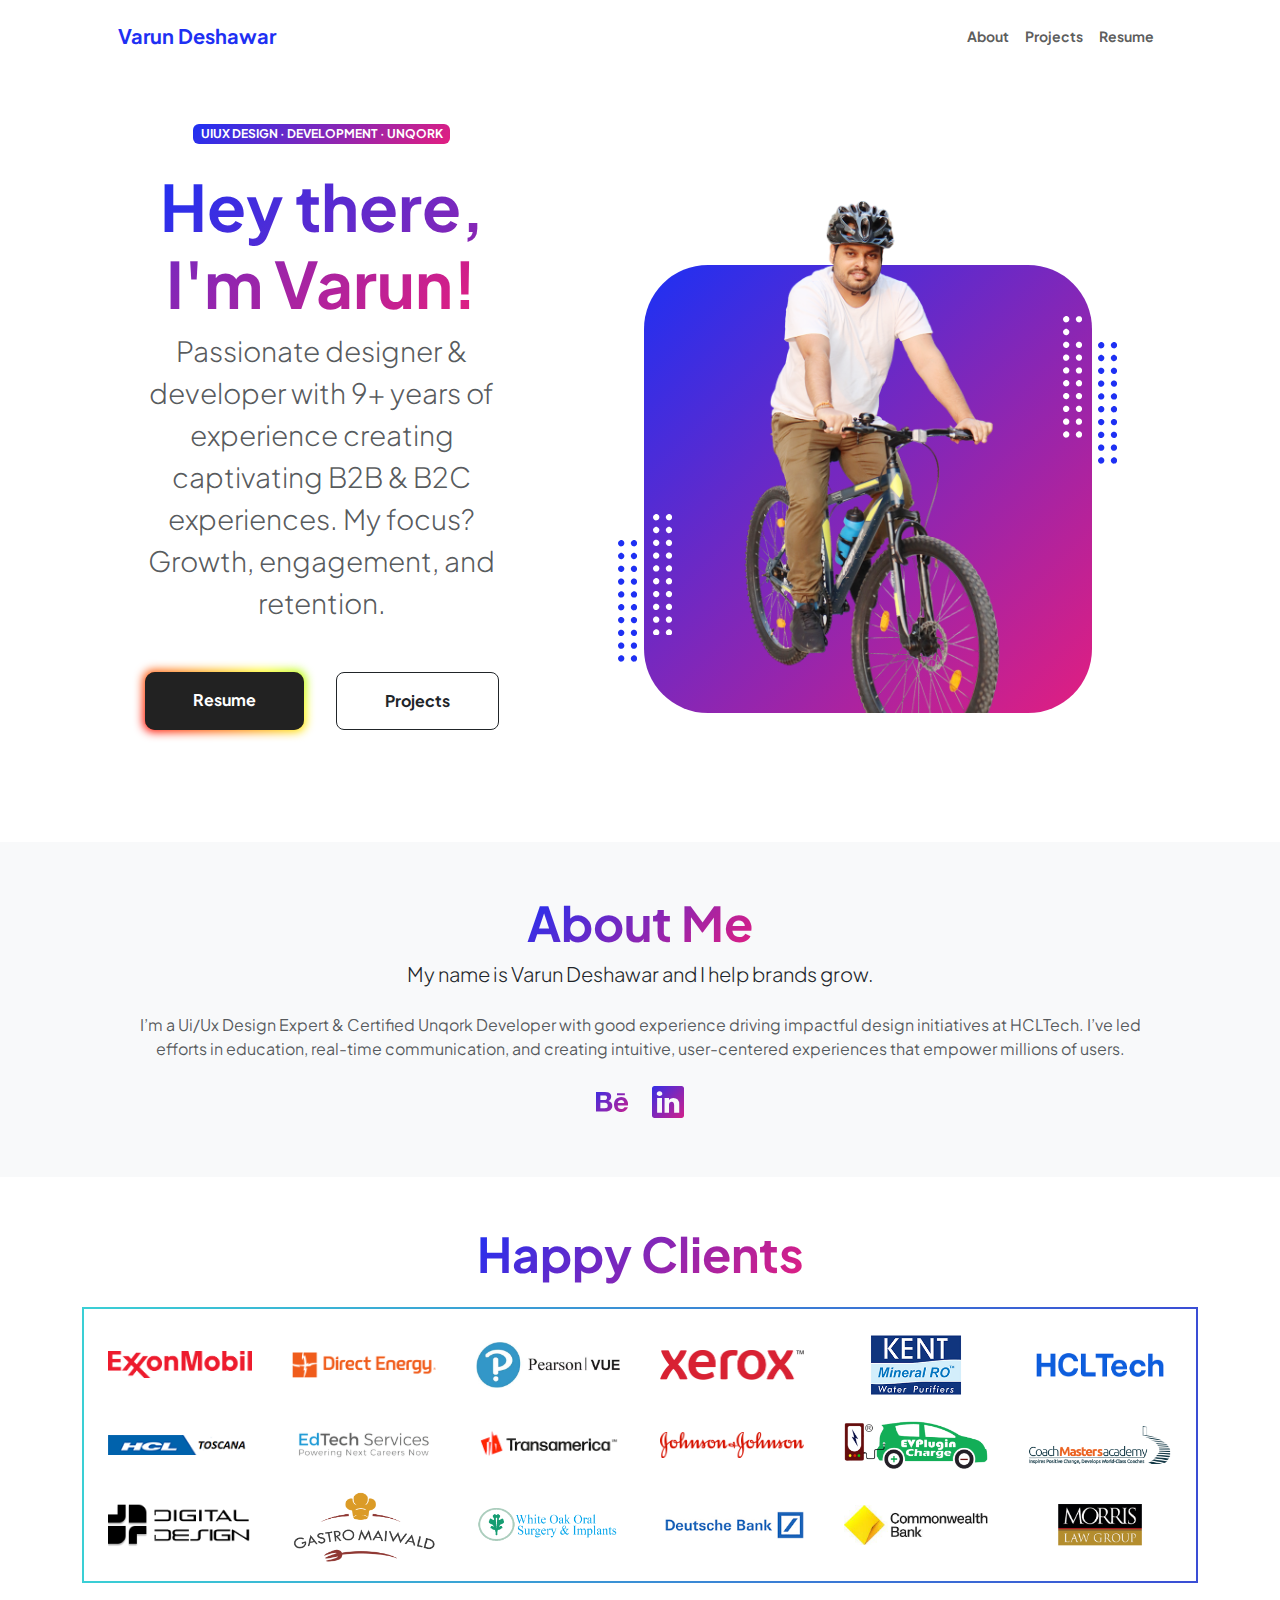
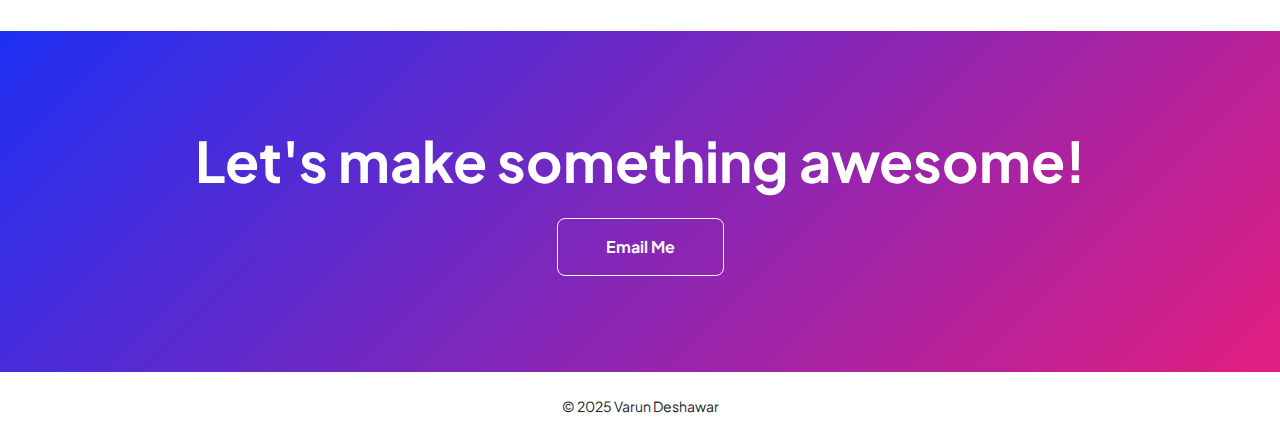
<file: index.html>
<!DOCTYPE html>
<html lang="en">
    <head>
        <meta charset="utf-8" />
        <meta name="viewport" content="width=device-width, initial-scale=1, shrink-to-fit=no" />
        <meta name="description" content="" />
        <meta name="author" content="Varun Deshawar" />
        <title>Varun Deshawar</title>
        <!-- Favicon-->
        <link rel="icon" type="image/x-icon" href="assets/favicon.ico" />
        <!-- Custom Google font-->
        <link rel="preconnect" href="https://fonts.googleapis.com" />
        <link rel="preconnect" href="https://fonts.gstatic.com" crossorigin />
        <link href="https://fonts.googleapis.com/css2?family=Plus+Jakarta+Sans:wght@100;200;300;400;500;600;700;800;900&amp;display=swap" rel="stylesheet" />
        <!-- Bootstrap icons-->
        <link href="https://cdn.jsdelivr.net/npm/bootstrap-icons@1.8.1/font/bootstrap-icons.css" rel="stylesheet" />
        <!-- Core theme CSS (includes Bootstrap)-->
        <link href="https://cdn.jsdelivr.net/npm/bootstrap@5.3.3/dist/css/bootstrap.min.css" rel="stylesheet" integrity="sha384-QWTKZyjpPEjISv5WaRU9OFeRpok6YctnYmDr5pNlyT2bRjXh0JMhjY6hW+ALEwIH" crossorigin="anonymous">
        <link href="css/portfolio.css" rel="stylesheet" />
    </head>
    <body class="d-flex flex-column h-100">
        <main class="flex-shrink-0">
            <!-- Navigation-->
            <nav class="navbar navbar-expand-lg navbar-light bg-white py-3">
                <div class="container px-5">
                    <a class="navbar-brand" href="./"><span class="fw-bolder text-primary">Varun Deshawar</span></a>
                    <button class="navbar-toggler" type="button" data-bs-toggle="collapse" data-bs-target="#navbarSupportedContent" aria-controls="navbarSupportedContent" aria-expanded="false" aria-label="Toggle navigation"><span class="navbar-toggler-icon"></span></button>
                    <div class="collapse navbar-collapse" id="navbarSupportedContent">
                        <ul class="navbar-nav ms-auto mb-2 mb-lg-0 small fw-bolder">
                            <li class="nav-item"><a class="nav-link" href="./">About</a></li>
                            <li class="nav-item"><a class="nav-link" href="/work/">Projects</a></li>
                            <li class="nav-item"><a class="nav-link" href="VarunDeshawarResume-UiUxandUnqork.pdf" target="_blank">Resume</a></li>
                        </ul>
                    </div>
                </div>
            </nav>
            <!-- Header-->
            <header class="py-5">
                <div class="container px-5 pb-5">
                    <div class="row gx-5 align-items-center">
                        <div class="col-lg-5">
                            <!-- Header text content-->
                            <div class="text-center text-xxl-start">
                                <div class="badge bg-gradient-primary-to-secondary text-white mb-4"><div class="text-uppercase">UiUx Design &middot; Development &middot; Unqork</div></div>
                                <h1 class="display-3 fw-bolder"><span class="text-gradient d-inline">Hey there, I'm Varun!</span></h1>
                                <div class="fs-3 fw-light text-muted mb-5">Passionate designer & developer with 9+ years of experience creating captivating B2B & B2C experiences. My focus? Growth, engagement, and retention.</div>
                                <div class="d-grid gap-3 d-sm-flex justify-content-sm-center justify-content-xxl-start mb-3">
                                    <a class="btn btn-primary btn-lg btn-resume px-5 py-3 me-sm-3 fs-6 fw-bolder" href="VarunDeshawarResume-UiUxandUnqork.pdf" target="_blank">Resume</a>
                                    <a class="btn btn-outline-dark btn-lg px-5 py-3 fs-6 fw-bolder" href="/work/">Projects</a>
                                </div>
                            </div>
                        </div>
                        <div class="col-lg-7">
                            <!-- Header profile picture-->
                            <div class="d-flex justify-content-center mt-5 mt-xxl-0">
                                <div class="profile bg-gradient-primary-to-secondary">
                                    <!-- TIP: For best results, use a photo with a transparent background like the demo example below-->
                                    <!-- Watch a tutorial on how to do this on YouTube (link)-->
                                    <img class="profile-img" src="assets/profile.png" alt="..." />
                                    <div class="dots-1">
                                        <!-- SVG Dots-->
                                        <svg version="1.1" xmlns="http://www.w3.org/2000/svg" xmlns:xlink="http://www.w3.org/1999/xlink" x="0px" y="0px" viewBox="0 0 191.6 1215.4" style="enable-background: new 0 0 191.6 1215.4" xml:space="preserve">
                                            <g transform="translate(0.000000,1280.000000) scale(0.100000,-0.100000)">
                                                <path d="M227.7,12788.6c-105-35-200-141-222-248c-43-206,163-412,369-369c155,32,275,190,260,339c-11,105-90,213-190,262        C383.7,12801.6,289.7,12808.6,227.7,12788.6z"></path>
                                                <path d="M1507.7,12788.6c-151-50-253-216-222-362c25-119,136-230,254-255c194-41,395,142,375,339c-11,105-90,213-190,262        C1663.7,12801.6,1569.7,12808.6,1507.
                                                <path d="M1507.7,11508.6c-151-50-253-216-222-362c25-119,136-230,254-255c194-41,395,142,375,339c-11,105-90,213-190,262        C1663.7,11521.6,1569.7,11528.6,1507.7,11508.6z"></path>
                                                <path d="M227.7,10228.6c-105-35-200-141-222-248c-43-206,163-412,369-369c155,32,275,190,260,339c-11,105-90,213-190,262        C383.7,10241.6,289.7,10248.6,227.7,10228.6z"></path>
                                                <path d="M1507.7,10228.6c-105-35-200-141-222-248c-43-206,163-412,369-369c155,32,275,190,260,339c-11,105-90,213-190,262        C1663.7,10241.6,1569.7,10248.6,1507.7,10228.6z"></path>
                                                <path d="M227.7,8948.6c-105-35-200-141-222-248c-43-206,163-412,369-369c155,32,275,190,260,339c-11,105-90,213-190,262        C383.7,8961.6,289.7,8968.6,227.7,8948.6z"></path>
                                                <path d="M1507.7,8948.6c-105-35-200-141-222-248c-43-206,163-412,369-369c155,32,275,190,260,339c-11,105-90,213-190,262        C1663.7,8961.6,1569.7,8968.6,1507.7,8948.6z"></path>
                                                <path d="M227.7,7668.6c-105-35-200-141-222-248c-43-206,163-412,369-369c155,32,275,190,260,339c-11,105-90,213-190,262        C383.7,7681.6,289.7,7688.6,227.7,7668.6z"></path>
                                                <path d="M1507.7,7668.6c-105-35-200-141-222-248c-43-206,163-412,369-369c155,32,275,190,260,339c-11,105-90,213-190,262        C1663.77,12788.6z"></path>
                                                <path d="M227.7,11508.6c-105-35-200-141-222-248c-43-206,163-412,369-369c155,32,275,190,260,339c-11,105-90,213-190,262        C383.7,11521.6,289.7,11528.6,227.7,11508.6z"></path>,7681.6,1569.7,7688.6,1507.7,7668.6z"></path>
                                                <path d="M227.7,6388.6c-105-35-200-141-222-248c-43-206,163-412,369-369c155,32,275,190,260,339c-11,105-90,213-190,262        C383.7,6401.6,289.7,6408.6,227.7,6388.6z"></path>
                                                <path d="M1507.7,6388.6c-105-35-200-141-222-248c-43-206,163-412,369-369c155,32,275,190,260,339c-11,105-90,213-190,262        C1663.7,6401.6,1569.7,6408.6,1507.7,6388.6z"></path>
                                                <path d="M227.7,5108.6c-105-35-200-141-222-248c-43-206,163-412,369-369c155,32,275,190,260,339c-11,105-90,213-190,262        C383.7,5121.6,289.7,5128.6,227.7,5108.6z"></path>
                                                <path d="M1507.7,5108.6c-105-35-200-141-222-248c-43-206,163-412,369-369c155,32,275,190,260,339c-11,105-90,213-190,262        C1663.7,5121.6,1569.7,5128.6,1507.7,5108.6z"></path>
                                                <path d="M227.7,3828.6c-105-35-200-141-222-248c-43-206,163-412,369-369c155,32,275,190,260,339c-11,105-90,213-190,262        C383.7,3841.6,289.7,3848.6,227.7,3828.6z"></path>
                                                <path d="M1507.7,3828.6c-105-35-200-141-222-248c-43-206,163-412,369-369c155,32,275,190,260,339c-11,105-90,213-190,262        C1663.7,3841.6,1569.7,3848.6,1507.7,3828.6z"></path>
                                                <path d="M227.7,2548.6c-105-35-200-141-222-248c-43-206,163-412,369-369c155,32,275,190,260,339c-11,105-90,213-190,262        C383.7,2561.6,289.7,2568.6,227.7,2548.6z"></path>
                                                <path d="M1507.7,2548.6c-105-35-200-141-222-248c-43-206,163-412,369-369c155,32,275,190,260,339c-11,105-90,213-190,262        C1663.7,2561.6,1569.7,2568.6,1507.7,2548.6z"></path>
                                                <path d="M227.7,1268.6c-105-35-200-141-222-248c-43-206,163-412,369-369c155,32,275,190,260,339c-11,105-90,213-190,262        C383.7,1281.6,289.7,1288.6,227.7,1268.6z"></path>
                                                <path d="M1507.7,1268.6c-105-35-200-141-222-248c-43-206,163-412,369-369c155,32,275,190,260,339c-11,105-90,213-190,262        C1663.7,1281.6,1569.7,1288.6,1507.7,1268.6z"></path>
                                            </g>
                                        </svg>
                                        <!-- END of SVG dots-->
                                    </div>
                                    <div class="dots-2">
                                        <!-- SVG Dots-->
                                        <svg version="1.1" xmlns="http://www.w3.org/2000/svg" xmlns:xlink="http://www.w3.org/1999/xlink" x="0px" y="0px" viewBox="0 0 191.6 1215.4" style="enable-background: new 0 0 191.6 1215.4" xml:space="preserve">
                                            <g transform="translate(0.000000,1280.000000) scale(0.100000,-0.100000)">
                                                <path d="M227.7,12788.6c-105-35-200-141-222-248c-43-206,163-412,369-369c155,32,275,190,260,339c-11,105-90,213-190,262        C383.7,12801.6,289.7,12808.6,227.7,12788.6z"></path>
                                                <path d="M1507.7,12788.6c-151-50-253-216-222-362c25-119,136-230,254-255c194-41,395,142,375,339c-11,105-90,213-190,262        C1663.7,12801.6,1569.7,12808.6,1507.7,12788.6z"></path>
                                                <path d="M227.7,11508.6c-105-35-200-141-222-248c-43-206,163-412,369-369c155,32,275,190,260,339c-11,105-90,213-190,262        C383.7,11521.6,289.7,11528.6,227.7,11508.6z"></path>
                                                <path d="M1507.7,11508.6c-151-50-253-216-222-362c25-119,136-230,254-255c194-41,395,142,375,339c-11,105-90,213-190,262        C1663.7,11521.6,1569.7,11528.6,1507.7,11508.6z"></path>
                                                <path d="M227.7,10228.6c-105-35-200-141-222-248c-43-206,163-412,369-369c155,32,275,190,260,339c-11,105-90,213-190,262        C383.7,10241.6,289.7,10248.6,227.7,10228.6z"></path>
                                                <path d="M1507.7,10228.6c-105-35-200-141-222-248c-43-206,163-412,369-369c155,32,275,190,260,339c-11,105-90,213-190,262        C1663.7,10241.6,1569.7,10248.6,1507.7,10228.6z"></path>
                                                <path d="M227.7,8948.6c-105-35-200-141-222-248c-43-206,163-412,369-369c155,32,275,190,260,339c-11,105-90,213-190,262        C383.7,8961.6,289.7,8968.6,227.7,8948.6z"></path>
                                                <path d="M1507.7,8948.6c-105-35-200-141-222-248c-43-206,163-412,369-369c155,32,275,190,260,339c-11,105-90,213-190,262        C1663.7,8961.6,1569.7,8968.6,1507.7,8948.6z"></path>
                                                <path d="M227.7,7668.6c-105-35-200-141-222-248c-43-206,163-412,369-369c155,32,275,190,260,339c-11,105-90,213-190,262        C383.7,7681.6,289.7,7688.6,227.7,7668.6z"></path>
                                                <path d="M1507.7,7668.6c-105-35-200-141-222-248c-43-206,163-412,369-369c155,32,275,190,260,339c-11,105-90,213-190,262        C1663.7,7681.6,1569.7,7688.6,1507.7,7668.6z"></path>
                                                <path d="M227.7,6388.6c-105-35-200-141-222-248c-43-206,163-412,369-369c155,32,275,190,260,339c-11,105-90,213-190,262        C383.7,6401.6,289.7,6408.6,227.7,6388.6z"></path>
                                                <path d="M1507.7,6388.6c-105-35-200-141-222-248c-43-206,163-412,369-369c155,32,275,190,260,339c-11,105-90,213-190,262        C1663.7,6401.6,1569.7,6408.6,1507.7,6388.6z"></path>
                                                <path d="M227.7,5108.6c-105-35-200-141-222-248c-43-206,163-412,369-369c155,32,275,190,260,339c-11,105-90,213-190,262        C383.7,5121.6,289.7,5128.6,227.7,5108.6z"></path>
                                                <path d="M1507.7,5108.6c-105-35-200-141-222-248c-43-206,163-412,369-369c155,32,275,190,260,339c-11,105-90,213-190,262        C1663.7,5121.6,1569.7,5128.6,1507.7,5108.6z"></path>
                                                <path d="M227.7,3828.6c-105-35-200-141-222-248c-43-206,163-412,369-369c155,32,275,190,260,339c-11,105-90,213-190,262        C383.7,3841.6,289.7,3848.6,227.7,3828.6z"></path>
                                                <path d="M1507.7,3828.6c-105-35-200-141-222-248c-43-206,163-412,369-369c155,32,275,190,260,339c-11,105-90,213-190,262        C1663.7,3841.6,1569.7,3848.6,1507.7,3828.6z"></path>
                                                <path d="M227.7,2548.6c-105-35-200-141-222-248c-43-206,163-412,369-369c155,32,275,190,260,339c-11,105-90,213-190,262        C383.7,2561.6,289.7,2568.6,227.7,2548.6z"></path>
                                                <path d="M1507.7,2548.6c-105-35-200-141-222-248c-43-206,163-412,369-369c155,32,275,190,260,339c-11,105-90,213-190,262        C1663.7,2561.6,1569.7,2568.6,1507.7,2548.6z"></path>
                                                <path d="M227.7,1268.6c-105-35-200-141-222-248c-43-206,163-412,369-369c155,32,275,190,260,339c-11,105-90,213-190,262        C383.7,1281.6,289.7,1288.6,227.7,1268.6z"></path>
                                                <path d="M1507.7,1268.6c-105-35-200-141-222-248c-43-206,163-412,369-369c155,32,275,190,260,339c-11,105-90,213-190,262        C1663.7,1281.6,1569.7,1288.6,1507.7,1268.6z"></path>
                                            </g>
                                        </svg>
                                        <!-- END of SVG dots-->
                                    </div>
                                    <div class="dots-3">
                                        <!-- SVG Dots-->
                                        <svg version="1.1" xmlns="http://www.w3.org/2000/svg" xmlns:xlink="http://www.w3.org/1999/xlink" x="0px" y="0px" viewBox="0 0 191.6 1215.4" style="enable-background: new 0 0 191.6 1215.4" xml:space="preserve">
                                            <g transform="translate(0.000000,1280.000000) scale(0.100000,-0.100000)">
                                                <path d="M227.7,12788.6c-105-35-200-141-222-248c-43-206,163-412,369-369c155,32,275,190,260,339c-11,105-90,213-190,262        C383.7,12801.6,289.7,12808.6,227.7,12788.6z"></path>
                                                <path d="M1507.7,12788.6c-151-50-253-216-222-362c25-119,136-230,254-255c194-41,395,142,375,339c-11,105-90,213-190,262        C1663.7,12801.6,1569.7,12808.6,1507.7,12788.6z"></path>
                                                <path d="M227.7,11508.6c-105-35-200-141-222-248c-43-206,163-412,369-369c155,32,275,190,260,339c-11,105-90,213-190,262        C383.7,11521.6,289.7,11528.6,227.7,11508.6z"></path>
                                                <path d="M1507.7,11508.6c-151-50-253-216-222-362c25-119,136-230,254-255c194-41,395,142,375,339c-11,105-90,213-190,262        C1663.7,11521.6,1569.7,11528.6,1507.7,11508.6z"></path>
                                                <path d="M227.7,10228.6c-105-35-200-141-222-248c-43-206,163-412,369-369c155,32,275,190,260,339c-11,105-90,213-190,262        C383.7,10241.6,289.7,10248.6,227.7,10228.6z"></path>
                                                <path d="M1507.7,10228.6c-105-35-200-141-222-248c-43-206,163-412,369-369c155,32,275,190,260,339c-11,105-90,213-190,262        C1663.7,10241.6,1569.7,10248.6,1507.7,10228.6z"></path>
                                                <path d="M227.7,8948.6c-105-35-200-141-222-248c-43-206,163-412,369-369c155,32,275,190,260,339c-11,105-90,213-190,262        C383.7,8961.6,289.7,8968.6,227.7,8948.6z"></path>
                                                <path d="M1507.7,8948.6c-105-35-200-141-222-248c-43-206,163-412,369-369c155,32,275,190,260,339c-11,105-90,213-190,262        C1663.7,8961.6,1569.7,8968.6,1507.7,8948.6z"></path>
                                                <path d="M227.7,7668.6c-105-35-200-141-222-248c-43-206,163-412,369-369c155,32,275,190,260,339c-11,105-90,213-190,262        C383.7,7681.6,289.7,7688.6,227.7,7668.6z"></path>
                                                <path d="M1507.7,7668.6c-105-35-200-141-222-248c-43-206,163-412,369-369c155,32,275,190,260,339c-11,105-90,213-190,262        C1663.7,7681.6,1569.7,7688.6,1507.7,7668.6z"></path>
                                                <path d="M227.7,6388.6c-105-35-200-141-222-248c-43-206,163-412,369-369c155,32,275,190,260,339c-11,105-90,213-190,262        C383.7,6401.6,289.7,6408.6,227.7,6388.6z"></path>
                                                <path d="M1507.7,6388.6c-105-35-200-141-222-248c-43-206,163-412,369-369c155,32,275,190,260,339c-11,105-90,213-190,262        C1663.7,6401.6,1569.7,6408.6,1507.7,6388.6z"></path>
                                                <path d="M227.7,5108.6c-105-35-200-141-222-248c-43-206,163-412,369-369c155,32,275,190,260,339c-11,105-90,213-190,262        C383.7,5121.6,289.7,5128.6,227.7,5108.6z"></path>
                                                <path d="M1507.7,5108.6c-105-35-200-141-222-248c-43-206,163-412,369-369c155,32,275,190,260,339c-11,105-90,213-190,262        C1663.7,5121.6,1569.7,5128.6,1507.7,5108.6z"></path>
                                                <path d="M227.7,3828.6c-105-35-200-141-222-248c-43-206,163-412,369-369c155,32,275,190,260,339c-11,105-90,213-190,262        C383.7,3841.6,289.7,3848.6,227.7,3828.6z"></path>
                                                <path d="M1507.7,3828.6c-105-35-200-141-222-248c-43-206,163-412,369-369c155,32,275,190,260,339c-11,105-90,213-190,262        C1663.7,3841.6,1569.7,3848.6,1507.7,3828.6z"></path>
                                                <path d="M227.7,2548.6c-105-35-200-141-222-248c-43-206,163-412,369-369c155,32,275,190,260,339c-11,105-90,213-190,262        C383.7,2561.6,289.7,2568.6,227.7,2548.6z"></path>
                                                <path d="M1507.7,2548.6c-105-35-200-141-222-248c-43-206,163-412,369-369c155,32,275,190,260,339c-11,105-90,213-190,262        C1663.7,2561.6,1569.7,2568.6,1507.7,2548.6z"></path>
                                                <path d="M227.7,1268.6c-105-35-200-141-222-248c-43-206,163-412,369-369c155,32,275,190,260,339c-11,105-90,213-190,262        C383.7,1281.6,289.7,1288.6,227.7,1268.6z"></path>
                                                <path d="M1507.7,1268.6c-105-35-200-141-222-248c-43-206,163-412,369-369c155,32,275,190,260,339c-11,105-90,213-190,262        C1663.7,1281.6,1569.7,1288.6,1507.7,1268.6z"></path>
                                            </g>
                                        </svg>
                                        <!-- END of SVG dots-->
                                    </div>
                                    <div class="dots-4">
                                        <!-- SVG Dots-->
                                        <svg version="1.1" xmlns="http://www.w3.org/2000/svg" xmlns:xlink="http://www.w3.org/1999/xlink" x="0px" y="0px" viewBox="0 0 191.6 1215.4" style="enable-background: new 0 0 191.6 1215.4" xml:space="preserve">
                                            <g transform="translate(0.000000,1280.000000) scale(0.100000,-0.100000)">
                                                <path d="M227.7,12788.6c-105-35-200-141-222-248c-43-206,163-412,369-369c155,32,275,190,260,339c-11,105-90,213-190,262        C383.7,12801.6,289.7,12808.6,227.7,12788.6z"></path>
                                                <path d="M1507.7,12788.6c-151-50-253-216-222-362c25-119,136-230,254-255c194-41,395,142,375,339c-11,105-90,213-190,262        C1663.7,12801.6,1569.7,12808.6,1507.7,12788.6z"></path>
                                                <path d="M227.7,11508.6c-105-35-200-141-222-248c-43-206,163-412,369-369c155,32,275,190,260,339c-11,105-90,213-190,262        C383.7,11521.6,289.7,11528.6,227.7,11508.6z"></path>
                                                <path d="M1507.7,11508.6c-151-50-253-216-222-362c25-119,136-230,254-255c194-41,395,142,375,339c-11,105-90,213-190,262        C1663.7,11521.6,1569.7,11528.6,1507.7,11508.6z"></path>
                                                <path d="M227.7,10228.6c-105-35-200-141-222-248c-43-206,163-412,369-369c155,32,275,190,260,339c-11,105-90,213-190,262        C383.7,10241.6,289.7,10248.6,227.7,10228.6z"></path>
                                                <path d="M1507.7,10228.6c-105-35-200-141-222-248c-43-206,163-412,369-369c155,32,275,190,260,339c-11,105-90,213-190,262        C1663.7,10241.6,1569.7,10248.6,1507.7,10228.6z"></path>
                                                <path d="M227.7,8948.6c-105-35-200-141-222-248c-43-206,163-412,369-369c155,32,275,190,260,339c-11,105-90,213-190,262        C383.7,8961.6,289.7,8968.6,227.7,8948.6z"></path>
                                                <path d="M1507.7,8948.6c-105-35-200-141-222-248c-43-206,163-412,369-369c155,32,275,190,260,339c-11,105-90,213-190,262        C1663.7,8961.6,1569.7,8968.6,1507.7,8948.6z"></path>
                                                <path d="M227.7,7668.6c-105-35-200-141-222-248c-43-206,163-412,369-369c155,32,275,190,260,339c-11,105-90,213-190,262        C383.7,7681.6,289.7,7688.6,227.7,7668.6z"></path>
                                                <path d="M1507.7,7668.6c-105-35-200-141-222-248c-43-206,163-412,369-369c155,32,275,190,260,339c-11,105-90,213-190,262        C1663.7,7681.6,1569.7,7688.6,1507.7,7668.6z"></path>
                                                <path d="M227.7,6388.6c-105-35-200-141-222-248c-43-206,163-412,369-369c155,32,275,190,260,339c-11,105-90,213-190,262        C383.7,6401.6,289.7,6408.6,227.7,6388.6z"></path>
                                                <path d="M1507.7,6388.6c-105-35-200-141-222-248c-43-206,163-412,369-369c155,32,275,190,260,339c-11,105-90,213-190,262        C1663.7,6401.6,1569.7,6408.6,1507.7,6388.6z"></path>
                                                <path d="M227.7,5108.6c-105-35-200-141-222-248c-43-206,163-412,369-369c155,32,275,190,260,339c-11,105-90,213-190,262        C383.7,5121.6,289.7,5128.6,227.7,5108.6z"></path>
                                                <path d="M1507.7,5108.6c-105-35-200-141-222-248c-43-206,163-412,369-369c155,32,275,190,260,339c-11,105-90,213-190,262        C1663.7,5121.6,1569.7,5128.6,1507.7,5108.6z"></path>
                                                <path d="M227.7,3828.6c-105-35-200-141-222-248c-43-206,163-412,369-369c155,32,275,190,260,339c-11,105-90,213-190,262        C383.7,3841.6,289.7,3848.6,227.7,3828.6z"></path>
                                                <path d="M1507.7,3828.6c-105-35-200-141-222-248c-43-206,163-412,369-369c155,32,275,190,260,339c-11,105-90,213-190,262        C1663.7,3841.6,1569.7,3848.6,1507.7,3828.6z"></path>
                                                <path d="M227.7,2548.6c-105-35-200-141-222-248c-43-206,163-412,369-369c155,32,275,190,260,339c-11,105-90,213-190,262        C383.7,2561.6,289.7,2568.6,227.7,2548.6z"></path>
                                                <path d="M1507.7,2548.6c-105-35-200-141-222-248c-43-206,163-412,369-369c155,32,275,190,260,339c-11,105-90,213-190,262        C1663.7,2561.6,1569.7,2568.6,1507.7,2548.6z"></path>
                                                <path d="M227.7,1268.6c-105-35-200-141-222-248c-43-206,163-412,369-369c155,32,275,190,260,339c-11,105-90,213-190,262        C383.7,1281.6,289.7,1288.6,227.7,1268.6z"></path>
                                                <path d="M1507.7,1268.6c-105-35-200-141-222-248c-43-206,163-412,369-369c155,32,275,190,260,339c-11,105-90,213-190,262        C1663.7,1281.6,1569.7,1288.6,1507.7,1268.6z"></path>
                                            </g>
                                        </svg>
                                        <!-- END of SVG dots-->
                                    </div>
                                </div>
                            </div>
                        </div>
                    </div>
                </div>
            </header>
            <!-- About Section-->
            <section class="bg-light py-1">
                <div class="container px-5">
                    <div class="row gx-5 justify-content-center">
                        <div class="col-xxl-8">
                            <div class="text-center my-5">
                                <h2 class="display-5 fw-bolder"><span class="text-gradient d-inline">About Me</span></h2>
                                <p class="lead fw-light mb-4">My name is Varun Deshawar and I help brands grow.</p>
                                <p class="text-muted">I’m a Ui/Ux Design Expert & Certified Unqork Developer with good experience driving impactful design initiatives at HCLTech. I’ve led efforts in education, real-time communication, and creating intuitive, user-centered experiences that empower millions of users.</p>
                                <div class="d-flex justify-content-center fs-2 gap-4">
                                    <a class="text-gradient" href="https://www.behance.net/varundeshawar" target="_blank" title="Behance"><i class="bi bi-behance"></i></a>
                                    <a class="text-gradient" href="https://www.linkedin.com/in/varun-deshawar-338a1856/" target="_blank" title="linkedin"><i class="bi bi-linkedin"></i></a>
                                    <!-- <a class="text-gradient" href="#!" title="WhatsApp"><i class="bi bi-whatsapp"></i></a> -->
                                </div>
                            </div>
                        </div>
                    </div>
                </div>
            </section>

              <section class="clientele p-t-50 p-b-50 my-5" id="clientele">
                <div class="container">
                    <div class="text-center mb-4 gx-5">
                        <h2 class="display-5 fw-bolder"><span class="text-gradient d-inline">Happy Clients</span></h2>
                    </div>
                    <div class="bg-white border-blue-dashed p-3 rounded-lg">
                        <div class="row justify-content-center align-items-center">
                            <div class="col-xl-2 col-lg-3 col-6">
                                <div class="clientele-logo">
                                    <a class="d-inline-block d-flex p-2 justify-content-center align-items-center" href="Javascript:void(0);">
                                        <img src="../assets/upload/logo-1.png" class="mw-100">
                                    </a>
                                </div>
                            </div>
                            <div class="col-xl-2 col-lg-3 col-6">
                                <div class="clientele-logo">
                                    <a class="d-inline-block d-flex p-2 justify-content-center align-items-center" href="Javascript:void(0);">
                                        <img src="../assets/upload/logo-2.png" class="mw-100">
                                    </a>
                                </div>
                            </div>
                            <div class="col-xl-2 col-lg-3 col-6">
                                <div class="clientele-logo">
                                    <a class="d-inline-block d-flex p-2 justify-content-center align-items-center" href="Javascript:void(0);">
                                        <img src="../assets/upload/logo-3.png" class="mw-100">
                                    </a>
                                </div>
                            </div>
                            <div class="col-xl-2 col-lg-3 col-6">
                                <div class="clientele-logo">
                                    <a class="d-inline-block d-flex p-2 justify-content-center align-items-center" href="Javascript:void(0);">
                                        <img src="../assets/upload/logo-4.png" class="mw-100">
                                    </a>
                                </div>
                            </div>
                            <div class="col-xl-2 col-lg-3 col-6">
                                <div class="clientele-logo">
                                    <a class="d-inline-block d-flex p-2 justify-content-center align-items-center" href="Javascript:void(0);">
                                        <img src="../assets/upload/logo-5.png" class="mw-100">
                                    </a>
                                </div>
                            </div>
                            <div class="col-xl-2 col-lg-3 col-6">
                                <div class="clientele-logo">
                                    <a class="d-inline-block d-flex p-3 justify-content-center align-items-center" href="Javascript:void(0);">
                                        <img src="../assets/upload/logo-10.png" class="mw-100">
                                    </a>
                                </div>
                            </div>
                            <div class="col-xl-2 col-lg-3 col-6">
                                <div class="clientele-logo">
                                    <a class="d-inline-block d-flex p-2 justify-content-center align-items-center" href="Javascript:void(0);">
                                        <img src="../assets/upload/logo-7.png" class="mw-100">
                                    </a>
                                </div>
                            </div>
                            <div class="col-xl-2 col-lg-3 col-6">
                                <div class="clientele-logo">
                                    <a class="d-inline-block d-flex p-2 justify-content-center align-items-center" href="Javascript:void(0);">
                                        <img src="../assets/upload/logo-8.svg" class="mw-100">
                                    </a>
                                </div>
                            </div>
                            <div class="col-xl-2 col-lg-3 col-6">
                                <div class="clientele-logo">
                                    <a class="d-inline-block d-flex p-2 justify-content-center align-items-center" href="Javascript:void(0);">
                                        <img src="../assets/upload/logo-9.png" class="mw-100">
                                    </a>
                                </div>
                            </div>
                            <div class="col-xl-2 col-lg-3 col-6">
                                <div class="clientele-logo">
                                    <a class="d-inline-block d-flex p-2 justify-content-center align-items-center" href="Javascript:void(0);">
                                        <img src="../assets/upload/logo-6.png" class="mw-100">
                                    </a>
                                </div>
                            </div>
                            <div class="col-xl-2 col-lg-3 col-6">
                                <div class="clientele-logo">
                                    <a class="d-inline-block d-flex p-2 justify-content-center align-items-center" href="Javascript:void(0);">
                                        <img src="../assets/upload/logo-11.png" class="mw-100">
                                    </a>
                                </div>
                            </div>
                            <div class="col-xl-2 col-lg-3 col-6">
                                <div class="clientele-logo">
                                    <a class="d-inline-block d-flex p-2 justify-content-center align-items-center" href="Javascript:void(0);">
                                        <img src="../assets/upload/logo-15.png" class="mw-100">
                                    </a>
                                </div>
                            </div>
                            <div class="col-xl-2 col-lg-3 col-6">
                                <div class="clientele-logo">
                                    <a class="d-inline-block d-flex p-2 justify-content-center align-items-center" href="Javascript:void(0);">
                                        <img src="../assets/upload/logo-13.png" class="mw-100">
                                    </a>
                                </div>
                            </div>
                            <div class="col-xl-2 col-lg-3 col-6">
                                <div class="clientele-logo">
                                    <a class="d-inline-block d-flex p-2 justify-content-center align-items-center" href="Javascript:void(0);">
                                        <img src="../assets/upload/logo-18.png" class="mw-100">
                                    </a>
                                </div>
                            </div>
                            <div class="col-xl-2 col-lg-3 col-6">
                                <div class="clientele-logo">
                                    <a class="d-inline-block d-flex p-2 justify-content-center align-items-center" href="Javascript:void(0);">
                                        <img src="../assets/upload/logo-12.png" class="mw-100">
                                    </a>
                                </div>
                            </div>
                            <div class="col-xl-2 col-lg-3 col-6">
                                <div class="clientele-logo">
                                    <a class="d-inline-block d-flex p-2 justify-content-center align-items-center" href="Javascript:void(0);">
                                        <img src="../assets/upload/logo-16.png" class="mw-100">
                                    </a>
                                </div>
                            </div>
                            <div class="col-xl-2 col-lg-3 col-6">
                                <div class="clientele-logo">
                                    <a class="d-inline-block d-flex p-2 justify-content-center align-items-center" href="Javascript:void(0);">
                                        <img src="../assets/upload/logo-17.png" class="mw-100">
                                    </a>
                                </div>
                            </div>
                            <div class="col-xl-2 col-lg-3 col-6">
                                <div class="clientele-logo">
                                    <a class="d-inline-block h-100 d-flex p-2 justify-content-center align-items-center" href="Javascript:void(0);">
                                        <img src="../assets/upload/logo-14.png" class="mw-100 h-100">
                                    </a>
                                </div>
                            </div>
                        </div>
                    </div>
                </div>
            </section>
            <section class="py-5 bg-gradient-primary-to-secondary text-white">
                <div class="container px-5 my-5">
                    <div class="text-center">
                        <h2 class="display-4 fw-bolder mb-4">Let's make something awesome!</h2>
                        <a class="btn btn-outline-light btn-lg px-5 py-3 fs-6 fw-bolder" href="mailto:varundeshawar@gmail.com">Email Me</a>
                    </div>
                </div>
            </section>
        </main>
        <!-- Footer-->
        <footer class="bg-white py-4 mt-auto">
            <div class="container px-5">
                <div class="row">
                    <div class="text-center"><div class="small m-0">&copy; 2025 Varun Deshawar</div></div>
                 </div>
            </div>
        </footer>
        <!-- Bootstrap core JS-->
        <script src="https://cdn.jsdelivr.net/npm/bootstrap@5.2.3/dist/js/bootstrap.bundle.min.js"></script>
        <!-- Core theme JS-->
        <script src="js/scripts.js"></script>
    </body>
</html>
</file>
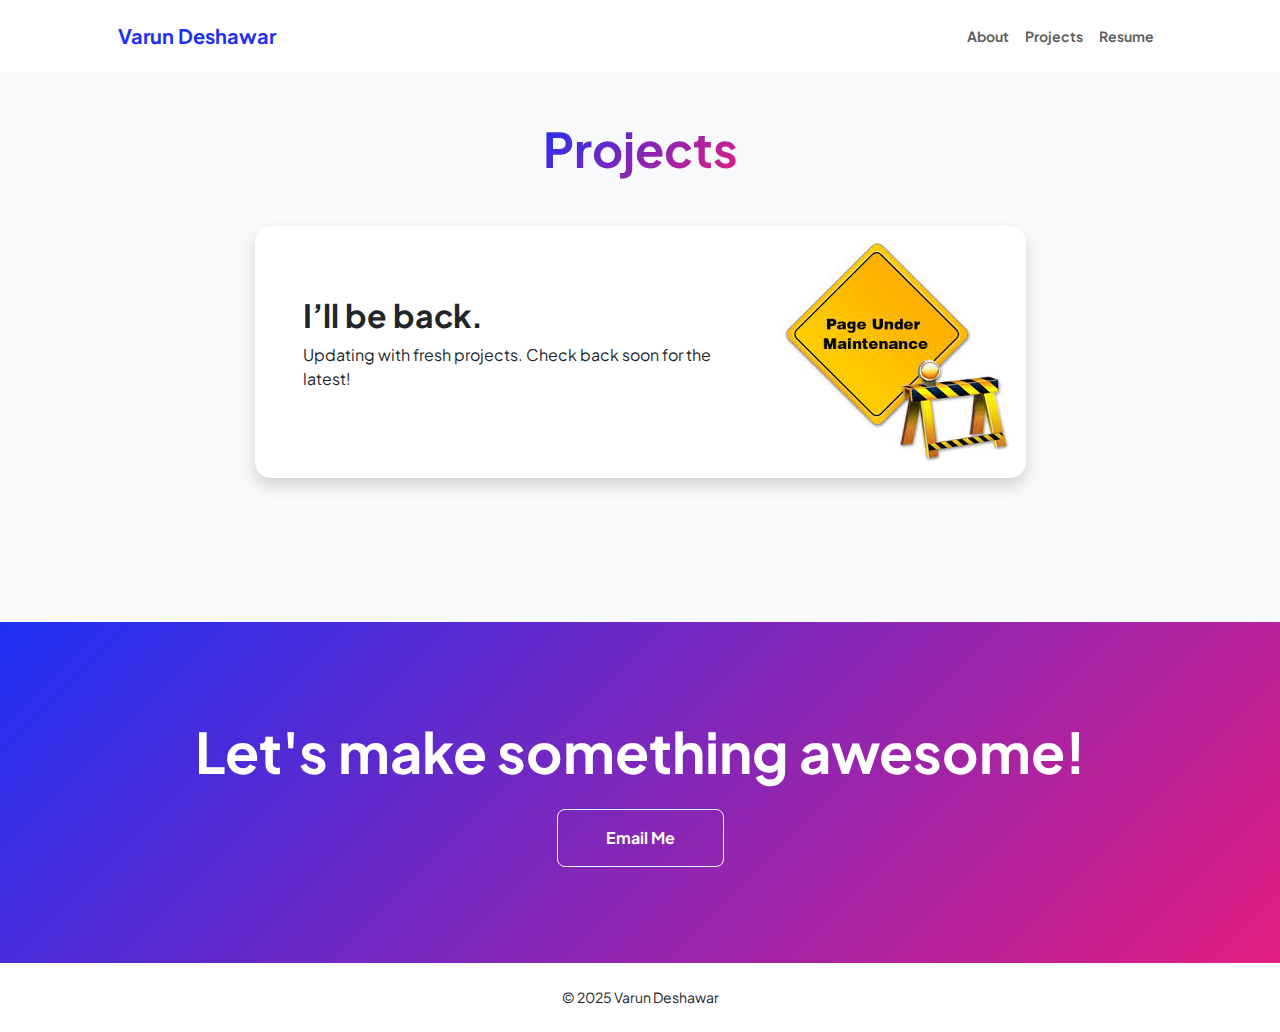
<file: work/index.html>
<!DOCTYPE html>
<html lang="en">
    <head>
        <meta charset="utf-8" />
        <meta name="viewport" content="width=device-width, initial-scale=1, shrink-to-fit=no" />
        <meta name="description" content="" />
        <meta name="author" content="Varun Deshawar" />
        <title>Latest Projects</title>
        <!-- Favicon-->
        <link rel="icon" type="image/x-icon" href="assets/favicon.ico" />
        <!-- Custom Google font-->
        <link rel="preconnect" href="https://fonts.googleapis.com" />
        <link rel="preconnect" href="https://fonts.gstatic.com" crossorigin />
        <link href="https://fonts.googleapis.com/css2?family=Plus+Jakarta+Sans:wght@100;200;300;400;500;600;700;800;900&amp;display=swap" rel="stylesheet" />
        <!-- Bootstrap icons-->
        <link href="https://cdn.jsdelivr.net/npm/bootstrap-icons@1.8.1/font/bootstrap-icons.css" rel="stylesheet" />
        <!-- Core theme CSS (includes Bootstrap)-->
        <link href="https://cdn.jsdelivr.net/npm/bootstrap@5.3.3/dist/css/bootstrap.min.css" rel="stylesheet" integrity="sha384-QWTKZyjpPEjISv5WaRU9OFeRpok6YctnYmDr5pNlyT2bRjXh0JMhjY6hW+ALEwIH" crossorigin="anonymous">
        <link href="../css/portfolio.css" rel="stylesheet" />
    </head>
    <body class="d-flex flex-column h-100 bg-light">
        <main class="flex-shrink-0">
            <!-- Navigation-->
            <nav class="navbar navbar-expand-lg navbar-light bg-white py-3">
                <div class="container px-5">
                    <a class="navbar-brand" href="../"><span class="fw-bolder text-primary">Varun Deshawar</span></a>
                    <button class="navbar-toggler" type="button" data-bs-toggle="collapse" data-bs-target="#navbarSupportedContent" aria-controls="navbarSupportedContent" aria-expanded="false" aria-label="Toggle navigation"><span class="navbar-toggler-icon"></span></button>
                    <div class="collapse navbar-collapse" id="navbarSupportedContent">
                        <ul class="navbar-nav ms-auto mb-2 mb-lg-0 small fw-bolder">
                            <li class="nav-item"><a class="nav-link" href="../">About</a></li>
                            <li class="nav-item"><a class="nav-link" href="../work/">Projects</a></li>
                            <li class="nav-item"><a class="nav-link" href="../VarunDeshawarResume-UiUxandUnqork.pdf" target="_blank">Resume</a></li>
                    </div>
                </div>
            </nav>
            <!-- Projects Section-->
            <section class="py-5">
                <div class="container px-5 mb-5">
                    <div class="text-center mb-5">
                        <h1 class="display-5 fw-bolder mb-0"><span class="text-gradient d-inline">Projects</span></h1>
                    </div>
                    <div class="row gx-5 justify-content-center">
                        <div class="col-lg-11 col-xl-9 col-xxl-8">
                            <!-- Project Card 1-->
                            <div class="card overflow-hidden shadow rounded-4 border-0 mb-5">
                                <div class="card-body p-0">
                                    <div class="d-flex align-items-center">
                                        <div class="p-5">
                                            <h2 class="fw-bolder">I’ll be back.</h2>
                                            <p>Updating with fresh projects. Check back soon for the latest!</p>
                                        </div>
                                        <img class="img-fluid p-3" src="../assets/wip.jpeg" alt="..." />
                                    </div>
                                </div>
                            </div>
                        </div>
                    </div>
                </div>
            </section>
            <section class="py-5 bg-gradient-primary-to-secondary text-white">
                <div class="container px-5 my-5">
                    <div class="text-center">
                        <h2 class="display-4 fw-bolder mb-4">Let's make something awesome!</h2>
                        <a class="btn btn-outline-light btn-lg px-5 py-3 fs-6 fw-bolder" href="mailto:varundeshawar@gmail.com">Email Me</a>
                    </div>
                </div>
            </section>
        </main>
        <!-- Footer-->
        <footer class="bg-white py-4 mt-auto">
            <div class="container px-5">
                <div class="row">
                    <div class="text-center"><div class="small m-0">&copy; 2025 Varun Deshawar</div></div>
                 </div>
            </div>
        </footer>
        <!-- Bootstrap core JS-->
        <script src="https://cdn.jsdelivr.net/npm/bootstrap@5.2.3/dist/js/bootstrap.bundle.min.js"></script>
        <!-- Core theme JS-->
        <script src="../js/scripts.js"></script>
    </body>
</html>
</file>
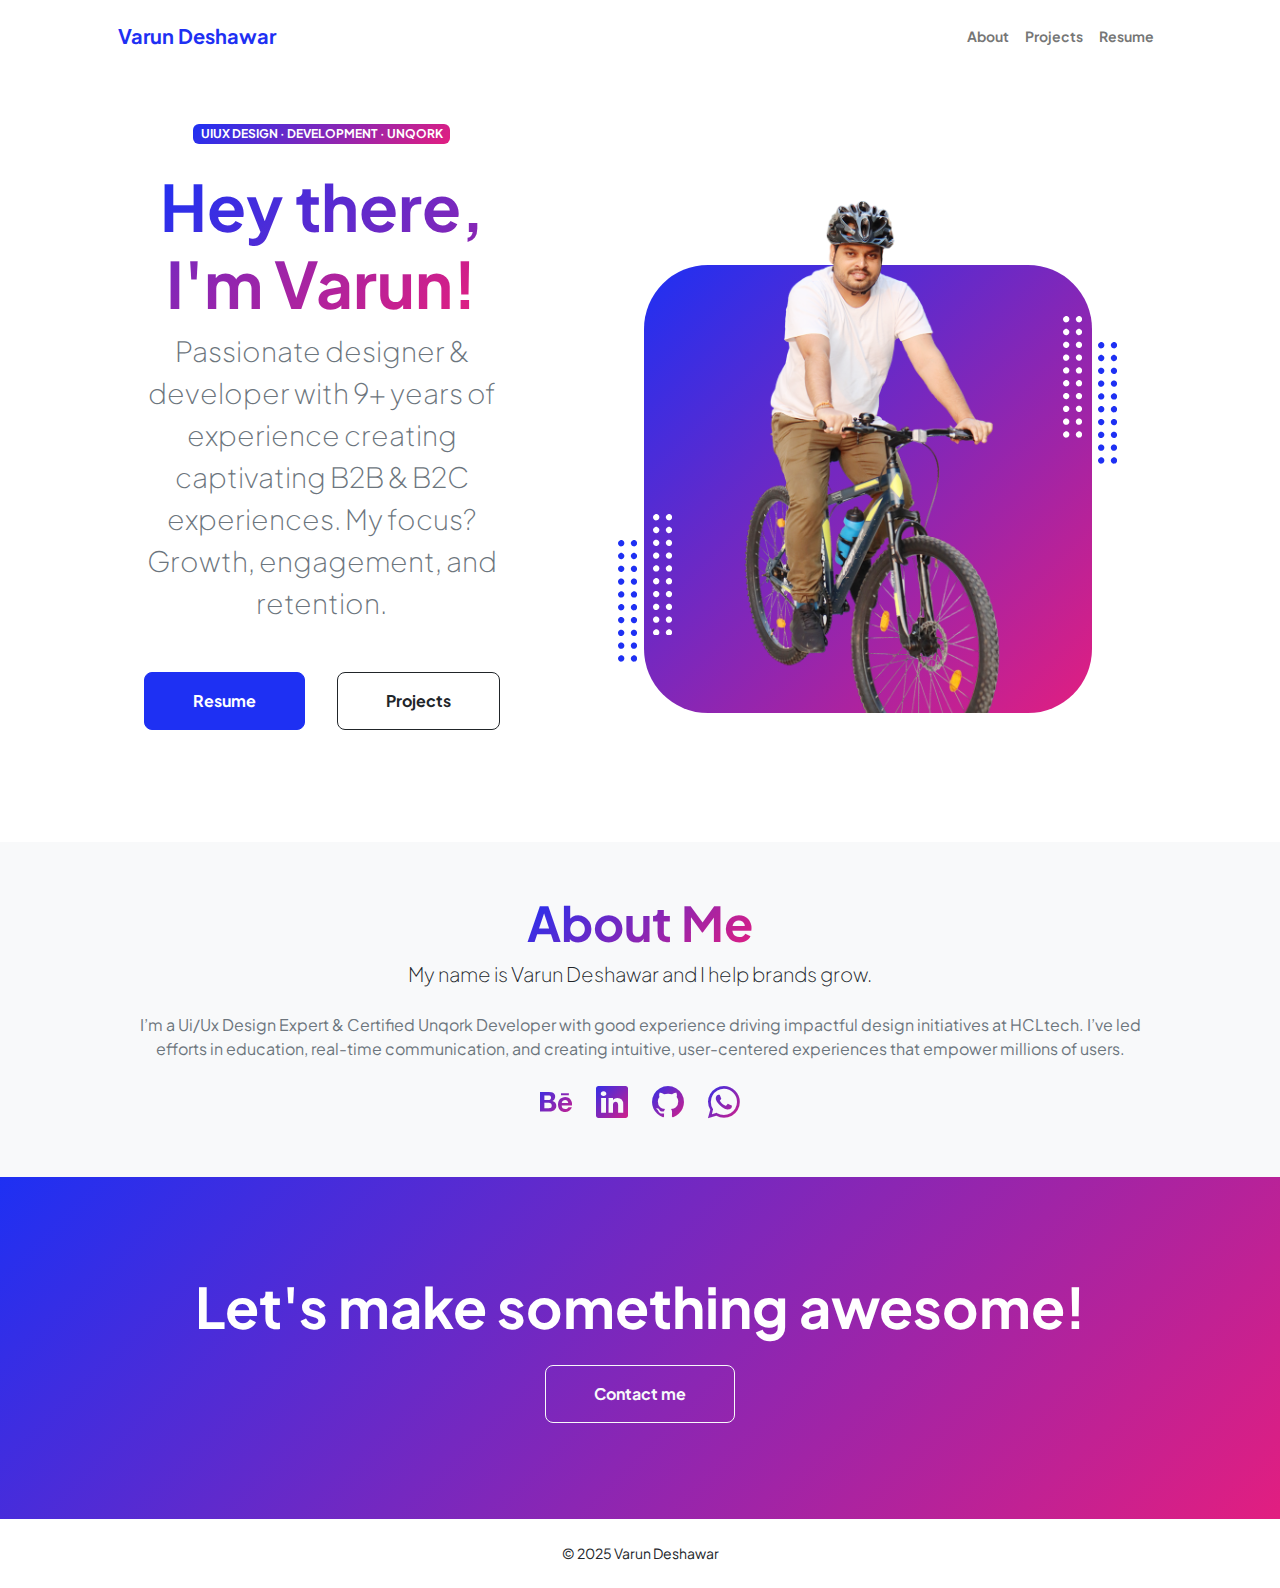
<file: contact.html>
<!DOCTYPE html>
<html lang="en">
    <head>
        <meta charset="utf-8" />
        <meta name="viewport" content="width=device-width, initial-scale=1, shrink-to-fit=no" />
        <meta name="description" content="" />
        <meta name="author" content="Varun Deshawar" />
        <title>Varun Deshawar</title>
        <!-- Favicon-->
        <link rel="icon" type="image/x-icon" href="assets/favicon.ico" />
        <!-- Custom Google font-->
        <link rel="preconnect" href="https://fonts.googleapis.com" />
        <link rel="preconnect" href="https://fonts.gstatic.com" crossorigin />
        <link href="https://fonts.googleapis.com/css2?family=Plus+Jakarta+Sans:wght@100;200;300;400;500;600;700;800;900&amp;display=swap" rel="stylesheet" />
        <!-- Bootstrap icons-->
        <link href="https://cdn.jsdelivr.net/npm/bootstrap-icons@1.8.1/font/bootstrap-icons.css" rel="stylesheet" />
        <!-- Core theme CSS (includes Bootstrap)-->
        <link href="https://cdn.jsdelivr.net/npm/bootstrap@5.3.3/dist/css/bootstrap.min.css" rel="stylesheet" integrity="sha384-QWTKZyjpPEjISv5WaRU9OFeRpok6YctnYmDr5pNlyT2bRjXh0JMhjY6hW+ALEwIH" crossorigin="anonymous">
        <link href="css/styles.css" rel="stylesheet" />
    </head>
    <body class="d-flex flex-column h-100">
        <main class="flex-shrink-0">
            <!-- Navigation-->
            <nav class="navbar navbar-expand-lg navbar-light bg-white py-3">
                <div class="container px-5">
                    <a class="navbar-brand" href="index.html"><span class="fw-bolder text-primary">Varun Deshawar</span></a>
                    <button class="navbar-toggler" type="button" data-bs-toggle="collapse" data-bs-target="#navbarSupportedContent" aria-controls="navbarSupportedContent" aria-expanded="false" aria-label="Toggle navigation"><span class="navbar-toggler-icon"></span></button>
                    <div class="collapse navbar-collapse" id="navbarSupportedContent">
                        <ul class="navbar-nav ms-auto mb-2 mb-lg-0 small fw-bolder">
                            <li class="nav-item"><a class="nav-link" href="index.html">About</a></li>
                            <li class="nav-item"><a class="nav-link" href="projects.html">Projects</a></li>
                            <li class="nav-item"><a class="nav-link" href="resume.html">Resume</a></li>
                        </ul>
                    </div>
                </div>
            </nav>
            <!-- Header-->
            <header class="py-5">
                <div class="container px-5 pb-5">
                    <div class="row gx-5 align-items-center">
                        <div class="col-lg-5">
                            <!-- Header text content-->
                            <div class="text-center text-xxl-start">
                                <div class="badge bg-gradient-primary-to-secondary text-white mb-4"><div class="text-uppercase">UiUx Design &middot; Development &middot; Unqork</div></div>
                                <h1 class="display-3 fw-bolder"><span class="text-gradient d-inline">Hey there, I'm Varun!</span></h1>
                                <div class="fs-3 fw-light text-muted mb-5">Passionate designer & developer with 9+ years of experience creating captivating B2B & B2C experiences. My focus? Growth, engagement, and retention.</div>
                                <div class="d-grid gap-3 d-sm-flex justify-content-sm-center justify-content-xxl-start mb-3">
                                    <a class="btn btn-primary btn-lg px-5 py-3 me-sm-3 fs-6 fw-bolder" href="resume.html">Resume</a>
                                    <a class="btn btn-outline-dark btn-lg px-5 py-3 fs-6 fw-bolder" href="projects.html">Projects</a>
                                </div>
                            </div>
                        </div>
                        <div class="col-lg-7">
                            <!-- Header profile picture-->
                            <div class="d-flex justify-content-center mt-5 mt-xxl-0">
                                <div class="profile bg-gradient-primary-to-secondary">
                                    <!-- TIP: For best results, use a photo with a transparent background like the demo example below-->
                                    <!-- Watch a tutorial on how to do this on YouTube (link)-->
                                    <img class="profile-img" src="assets/profile.png" alt="..." />
                                    <div class="dots-1">
                                        <!-- SVG Dots-->
                                        <svg version="1.1" xmlns="http://www.w3.org/2000/svg" xmlns:xlink="http://www.w3.org/1999/xlink" x="0px" y="0px" viewBox="0 0 191.6 1215.4" style="enable-background: new 0 0 191.6 1215.4" xml:space="preserve">
                                            <g transform="translate(0.000000,1280.000000) scale(0.100000,-0.100000)">
                                                <path d="M227.7,12788.6c-105-35-200-141-222-248c-43-206,163-412,369-369c155,32,275,190,260,339c-11,105-90,213-190,262        C383.7,12801.6,289.7,12808.6,227.7,12788.6z"></path>
                                                <path d="M1507.7,12788.6c-151-50-253-216-222-362c25-119,136-230,254-255c194-41,395,142,375,339c-11,105-90,213-190,262        C1663.7,12801.6,1569.7,12808.6,1507.7,12788.6z"></path>
                                                <path d="M227.7,11508.6c-105-35-200-141-222-248c-43-206,163-412,369-369c155,32,275,190,260,339c-11,105-90,213-190,262        C383.7,11521.6,289.7,11528.6,227.7,11508.6z"></path>
                                                <path d="M1507.7,11508.6c-151-50-253-216-222-362c25-119,136-230,254-255c194-41,395,142,375,339c-11,105-90,213-190,262        C1663.7,11521.6,1569.7,11528.6,1507.7,11508.6z"></path>
                                                <path d="M227.7,10228.6c-105-35-200-141-222-248c-43-206,163-412,369-369c155,32,275,190,260,339c-11,105-90,213-190,262        C383.7,10241.6,289.7,10248.6,227.7,10228.6z"></path>
                                                <path d="M1507.7,10228.6c-105-35-200-141-222-248c-43-206,163-412,369-369c155,32,275,190,260,339c-11,105-90,213-190,262        C1663.7,10241.6,1569.7,10248.6,1507.7,10228.6z"></path>
                                                <path d="M227.7,8948.6c-105-35-200-141-222-248c-43-206,163-412,369-369c155,32,275,190,260,339c-11,105-90,213-190,262        C383.7,8961.6,289.7,8968.6,227.7,8948.6z"></path>
                                                <path d="M1507.7,8948.6c-105-35-200-141-222-248c-43-206,163-412,369-369c155,32,275,190,260,339c-11,105-90,213-190,262        C1663.7,8961.6,1569.7,8968.6,1507.7,8948.6z"></path>
                                                <path d="M227.7,7668.6c-105-35-200-141-222-248c-43-206,163-412,369-369c155,32,275,190,260,339c-11,105-90,213-190,262        C383.7,7681.6,289.7,7688.6,227.7,7668.6z"></path>
                                                <path d="M1507.7,7668.6c-105-35-200-141-222-248c-43-206,163-412,369-369c155,32,275,190,260,339c-11,105-90,213-190,262        C1663.7,7681.6,1569.7,7688.6,1507.7,7668.6z"></path>
                                                <path d="M227.7,6388.6c-105-35-200-141-222-248c-43-206,163-412,369-369c155,32,275,190,260,339c-11,105-90,213-190,262        C383.7,6401.6,289.7,6408.6,227.7,6388.6z"></path>
                                                <path d="M1507.7,6388.6c-105-35-200-141-222-248c-43-206,163-412,369-369c155,32,275,190,260,339c-11,105-90,213-190,262        C1663.7,6401.6,1569.7,6408.6,1507.7,6388.6z"></path>
                                                <path d="M227.7,5108.6c-105-35-200-141-222-248c-43-206,163-412,369-369c155,32,275,190,260,339c-11,105-90,213-190,262        C383.7,5121.6,289.7,5128.6,227.7,5108.6z"></path>
                                                <path d="M1507.7,5108.6c-105-35-200-141-222-248c-43-206,163-412,369-369c155,32,275,190,260,339c-11,105-90,213-190,262        C1663.7,5121.6,1569.7,5128.6,1507.7,5108.6z"></path>
                                                <path d="M227.7,3828.6c-105-35-200-141-222-248c-43-206,163-412,369-369c155,32,275,190,260,339c-11,105-90,213-190,262        C383.7,3841.6,289.7,3848.6,227.7,3828.6z"></path>
                                                <path d="M1507.7,3828.6c-105-35-200-141-222-248c-43-206,163-412,369-369c155,32,275,190,260,339c-11,105-90,213-190,262        C1663.7,3841.6,1569.7,3848.6,1507.7,3828.6z"></path>
                                                <path d="M227.7,2548.6c-105-35-200-141-222-248c-43-206,163-412,369-369c155,32,275,190,260,339c-11,105-90,213-190,262        C383.7,2561.6,289.7,2568.6,227.7,2548.6z"></path>
                                                <path d="M1507.7,2548.6c-105-35-200-141-222-248c-43-206,163-412,369-369c155,32,275,190,260,339c-11,105-90,213-190,262        C1663.7,2561.6,1569.7,2568.6,1507.7,2548.6z"></path>
                                                <path d="M227.7,1268.6c-105-35-200-141-222-248c-43-206,163-412,369-369c155,32,275,190,260,339c-11,105-90,213-190,262        C383.7,1281.6,289.7,1288.6,227.7,1268.6z"></path>
                                                <path d="M1507.7,1268.6c-105-35-200-141-222-248c-43-206,163-412,369-369c155,32,275,190,260,339c-11,105-90,213-190,262        C1663.7,1281.6,1569.7,1288.6,1507.7,1268.6z"></path>
                                            </g>
                                        </svg>
                                        <!-- END of SVG dots-->
                                    </div>
                                    <div class="dots-2">
                                        <!-- SVG Dots-->
                                        <svg version="1.1" xmlns="http://www.w3.org/2000/svg" xmlns:xlink="http://www.w3.org/1999/xlink" x="0px" y="0px" viewBox="0 0 191.6 1215.4" style="enable-background: new 0 0 191.6 1215.4" xml:space="preserve">
                                            <g transform="translate(0.000000,1280.000000) scale(0.100000,-0.100000)">
                                                <path d="M227.7,12788.6c-105-35-200-141-222-248c-43-206,163-412,369-369c155,32,275,190,260,339c-11,105-90,213-190,262        C383.7,12801.6,289.7,12808.6,227.7,12788.6z"></path>
                                                <path d="M1507.7,12788.6c-151-50-253-216-222-362c25-119,136-230,254-255c194-41,395,142,375,339c-11,105-90,213-190,262        C1663.7,12801.6,1569.7,12808.6,1507.7,12788.6z"></path>
                                                <path d="M227.7,11508.6c-105-35-200-141-222-248c-43-206,163-412,369-369c155,32,275,190,260,339c-11,105-90,213-190,262        C383.7,11521.6,289.7,11528.6,227.7,11508.6z"></path>
                                                <path d="M1507.7,11508.6c-151-50-253-216-222-362c25-119,136-230,254-255c194-41,395,142,375,339c-11,105-90,213-190,262        C1663.7,11521.6,1569.7,11528.6,1507.7,11508.6z"></path>
                                                <path d="M227.7,10228.6c-105-35-200-141-222-248c-43-206,163-412,369-369c155,32,275,190,260,339c-11,105-90,213-190,262        C383.7,10241.6,289.7,10248.6,227.7,10228.6z"></path>
                                                <path d="M1507.7,10228.6c-105-35-200-141-222-248c-43-206,163-412,369-369c155,32,275,190,260,339c-11,105-90,213-190,262        C1663.7,10241.6,1569.7,10248.6,1507.7,10228.6z"></path>
                                                <path d="M227.7,8948.6c-105-35-200-141-222-248c-43-206,163-412,369-369c155,32,275,190,260,339c-11,105-90,213-190,262        C383.7,8961.6,289.7,8968.6,227.7,8948.6z"></path>
                                                <path d="M1507.7,8948.6c-105-35-200-141-222-248c-43-206,163-412,369-369c155,32,275,190,260,339c-11,105-90,213-190,262        C1663.7,8961.6,1569.7,8968.6,1507.7,8948.6z"></path>
                                                <path d="M227.7,7668.6c-105-35-200-141-222-248c-43-206,163-412,369-369c155,32,275,190,260,339c-11,105-90,213-190,262        C383.7,7681.6,289.7,7688.6,227.7,7668.6z"></path>
                                                <path d="M1507.7,7668.6c-105-35-200-141-222-248c-43-206,163-412,369-369c155,32,275,190,260,339c-11,105-90,213-190,262        C1663.7,7681.6,1569.7,7688.6,1507.7,7668.6z"></path>
                                                <path d="M227.7,6388.6c-105-35-200-141-222-248c-43-206,163-412,369-369c155,32,275,190,260,339c-11,105-90,213-190,262        C383.7,6401.6,289.7,6408.6,227.7,6388.6z"></path>
                                                <path d="M1507.7,6388.6c-105-35-200-141-222-248c-43-206,163-412,369-369c155,32,275,190,260,339c-11,105-90,213-190,262        C1663.7,6401.6,1569.7,6408.6,1507.7,6388.6z"></path>
                                                <path d="M227.7,5108.6c-105-35-200-141-222-248c-43-206,163-412,369-369c155,32,275,190,260,339c-11,105-90,213-190,262        C383.7,5121.6,289.7,5128.6,227.7,5108.6z"></path>
                                                <path d="M1507.7,5108.6c-105-35-200-141-222-248c-43-206,163-412,369-369c155,32,275,190,260,339c-11,105-90,213-190,262        C1663.7,5121.6,1569.7,5128.6,1507.7,5108.6z"></path>
                                                <path d="M227.7,3828.6c-105-35-200-141-222-248c-43-206,163-412,369-369c155,32,275,190,260,339c-11,105-90,213-190,262        C383.7,3841.6,289.7,3848.6,227.7,3828.6z"></path>
                                                <path d="M1507.7,3828.6c-105-35-200-141-222-248c-43-206,163-412,369-369c155,32,275,190,260,339c-11,105-90,213-190,262        C1663.7,3841.6,1569.7,3848.6,1507.7,3828.6z"></path>
                                                <path d="M227.7,2548.6c-105-35-200-141-222-248c-43-206,163-412,369-369c155,32,275,190,260,339c-11,105-90,213-190,262        C383.7,2561.6,289.7,2568.6,227.7,2548.6z"></path>
                                                <path d="M1507.7,2548.6c-105-35-200-141-222-248c-43-206,163-412,369-369c155,32,275,190,260,339c-11,105-90,213-190,262        C1663.7,2561.6,1569.7,2568.6,1507.7,2548.6z"></path>
                                                <path d="M227.7,1268.6c-105-35-200-141-222-248c-43-206,163-412,369-369c155,32,275,190,260,339c-11,105-90,213-190,262        C383.7,1281.6,289.7,1288.6,227.7,1268.6z"></path>
                                                <path d="M1507.7,1268.6c-105-35-200-141-222-248c-43-206,163-412,369-369c155,32,275,190,260,339c-11,105-90,213-190,262        C1663.7,1281.6,1569.7,1288.6,1507.7,1268.6z"></path>
                                            </g>
                                        </svg>
                                        <!-- END of SVG dots-->
                                    </div>
                                    <div class="dots-3">
                                        <!-- SVG Dots-->
                                        <svg version="1.1" xmlns="http://www.w3.org/2000/svg" xmlns:xlink="http://www.w3.org/1999/xlink" x="0px" y="0px" viewBox="0 0 191.6 1215.4" style="enable-background: new 0 0 191.6 1215.4" xml:space="preserve">
                                            <g transform="translate(0.000000,1280.000000) scale(0.100000,-0.100000)">
                                                <path d="M227.7,12788.6c-105-35-200-141-222-248c-43-206,163-412,369-369c155,32,275,190,260,339c-11,105-90,213-190,262        C383.7,12801.6,289.7,12808.6,227.7,12788.6z"></path>
                                                <path d="M1507.7,12788.6c-151-50-253-216-222-362c25-119,136-230,254-255c194-41,395,142,375,339c-11,105-90,213-190,262        C1663.7,12801.6,1569.7,12808.6,1507.7,12788.6z"></path>
                                                <path d="M227.7,11508.6c-105-35-200-141-222-248c-43-206,163-412,369-369c155,32,275,190,260,339c-11,105-90,213-190,262        C383.7,11521.6,289.7,11528.6,227.7,11508.6z"></path>
                                                <path d="M1507.7,11508.6c-151-50-253-216-222-362c25-119,136-230,254-255c194-41,395,142,375,339c-11,105-90,213-190,262        C1663.7,11521.6,1569.7,11528.6,1507.7,11508.6z"></path>
                                                <path d="M227.7,10228.6c-105-35-200-141-222-248c-43-206,163-412,369-369c155,32,275,190,260,339c-11,105-90,213-190,262        C383.7,10241.6,289.7,10248.6,227.7,10228.6z"></path>
                                                <path d="M1507.7,10228.6c-105-35-200-141-222-248c-43-206,163-412,369-369c155,32,275,190,260,339c-11,105-90,213-190,262        C1663.7,10241.6,1569.7,10248.6,1507.7,10228.6z"></path>
                                                <path d="M227.7,8948.6c-105-35-200-141-222-248c-43-206,163-412,369-369c155,32,275,190,260,339c-11,105-90,213-190,262        C383.7,8961.6,289.7,8968.6,227.7,8948.6z"></path>
                                                <path d="M1507.7,8948.6c-105-35-200-141-222-248c-43-206,163-412,369-369c155,32,275,190,260,339c-11,105-90,213-190,262        C1663.7,8961.6,1569.7,8968.6,1507.7,8948.6z"></path>
                                                <path d="M227.7,7668.6c-105-35-200-141-222-248c-43-206,163-412,369-369c155,32,275,190,260,339c-11,105-90,213-190,262        C383.7,7681.6,289.7,7688.6,227.7,7668.6z"></path>
                                                <path d="M1507.7,7668.6c-105-35-200-141-222-248c-43-206,163-412,369-369c155,32,275,190,260,339c-11,105-90,213-190,262        C1663.7,7681.6,1569.7,7688.6,1507.7,7668.6z"></path>
                                                <path d="M227.7,6388.6c-105-35-200-141-222-248c-43-206,163-412,369-369c155,32,275,190,260,339c-11,105-90,213-190,262        C383.7,6401.6,289.7,6408.6,227.7,6388.6z"></path>
                                                <path d="M1507.7,6388.6c-105-35-200-141-222-248c-43-206,163-412,369-369c155,32,275,190,260,339c-11,105-90,213-190,262        C1663.7,6401.6,1569.7,6408.6,1507.7,6388.6z"></path>
                                                <path d="M227.7,5108.6c-105-35-200-141-222-248c-43-206,163-412,369-369c155,32,275,190,260,339c-11,105-90,213-190,262        C383.7,5121.6,289.7,5128.6,227.7,5108.6z"></path>
                                                <path d="M1507.7,5108.6c-105-35-200-141-222-248c-43-206,163-412,369-369c155,32,275,190,260,339c-11,105-90,213-190,262        C1663.7,5121.6,1569.7,5128.6,1507.7,5108.6z"></path>
                                                <path d="M227.7,3828.6c-105-35-200-141-222-248c-43-206,163-412,369-369c155,32,275,190,260,339c-11,105-90,213-190,262        C383.7,3841.6,289.7,3848.6,227.7,3828.6z"></path>
                                                <path d="M1507.7,3828.6c-105-35-200-141-222-248c-43-206,163-412,369-369c155,32,275,190,260,339c-11,105-90,213-190,262        C1663.7,3841.6,1569.7,3848.6,1507.7,3828.6z"></path>
                                                <path d="M227.7,2548.6c-105-35-200-141-222-248c-43-206,163-412,369-369c155,32,275,190,260,339c-11,105-90,213-190,262        C383.7,2561.6,289.7,2568.6,227.7,2548.6z"></path>
                                                <path d="M1507.7,2548.6c-105-35-200-141-222-248c-43-206,163-412,369-369c155,32,275,190,260,339c-11,105-90,213-190,262        C1663.7,2561.6,1569.7,2568.6,1507.7,2548.6z"></path>
                                                <path d="M227.7,1268.6c-105-35-200-141-222-248c-43-206,163-412,369-369c155,32,275,190,260,339c-11,105-90,213-190,262        C383.7,1281.6,289.7,1288.6,227.7,1268.6z"></path>
                                                <path d="M1507.7,1268.6c-105-35-200-141-222-248c-43-206,163-412,369-369c155,32,275,190,260,339c-11,105-90,213-190,262        C1663.7,1281.6,1569.7,1288.6,1507.7,1268.6z"></path>
                                            </g>
                                        </svg>
                                        <!-- END of SVG dots-->
                                    </div>
                                    <div class="dots-4">
                                        <!-- SVG Dots-->
                                        <svg version="1.1" xmlns="http://www.w3.org/2000/svg" xmlns:xlink="http://www.w3.org/1999/xlink" x="0px" y="0px" viewBox="0 0 191.6 1215.4" style="enable-background: new 0 0 191.6 1215.4" xml:space="preserve">
                                            <g transform="translate(0.000000,1280.000000) scale(0.100000,-0.100000)">
                                                <path d="M227.7,12788.6c-105-35-200-141-222-248c-43-206,163-412,369-369c155,32,275,190,260,339c-11,105-90,213-190,262        C383.7,12801.6,289.7,12808.6,227.7,12788.6z"></path>
                                                <path d="M1507.7,12788.6c-151-50-253-216-222-362c25-119,136-230,254-255c194-41,395,142,375,339c-11,105-90,213-190,262        C1663.7,12801.6,1569.7,12808.6,1507.7,12788.6z"></path>
                                                <path d="M227.7,11508.6c-105-35-200-141-222-248c-43-206,163-412,369-369c155,32,275,190,260,339c-11,105-90,213-190,262        C383.7,11521.6,289.7,11528.6,227.7,11508.6z"></path>
                                                <path d="M1507.7,11508.6c-151-50-253-216-222-362c25-119,136-230,254-255c194-41,395,142,375,339c-11,105-90,213-190,262        C1663.7,11521.6,1569.7,11528.6,1507.7,11508.6z"></path>
                                                <path d="M227.7,10228.6c-105-35-200-141-222-248c-43-206,163-412,369-369c155,32,275,190,260,339c-11,105-90,213-190,262        C383.7,10241.6,289.7,10248.6,227.7,10228.6z"></path>
                                                <path d="M1507.7,10228.6c-105-35-200-141-222-248c-43-206,163-412,369-369c155,32,275,190,260,339c-11,105-90,213-190,262        C1663.7,10241.6,1569.7,10248.6,1507.7,10228.6z"></path>
                                                <path d="M227.7,8948.6c-105-35-200-141-222-248c-43-206,163-412,369-369c155,32,275,190,260,339c-11,105-90,213-190,262        C383.7,8961.6,289.7,8968.6,227.7,8948.6z"></path>
                                                <path d="M1507.7,8948.6c-105-35-200-141-222-248c-43-206,163-412,369-369c155,32,275,190,260,339c-11,105-90,213-190,262        C1663.7,8961.6,1569.7,8968.6,1507.7,8948.6z"></path>
                                                <path d="M227.7,7668.6c-105-35-200-141-222-248c-43-206,163-412,369-369c155,32,275,190,260,339c-11,105-90,213-190,262        C383.7,7681.6,289.7,7688.6,227.7,7668.6z"></path>
                                                <path d="M1507.7,7668.6c-105-35-200-141-222-248c-43-206,163-412,369-369c155,32,275,190,260,339c-11,105-90,213-190,262        C1663.7,7681.6,1569.7,7688.6,1507.7,7668.6z"></path>
                                                <path d="M227.7,6388.6c-105-35-200-141-222-248c-43-206,163-412,369-369c155,32,275,190,260,339c-11,105-90,213-190,262        C383.7,6401.6,289.7,6408.6,227.7,6388.6z"></path>
                                                <path d="M1507.7,6388.6c-105-35-200-141-222-248c-43-206,163-412,369-369c155,32,275,190,260,339c-11,105-90,213-190,262        C1663.7,6401.6,1569.7,6408.6,1507.7,6388.6z"></path>
                                                <path d="M227.7,5108.6c-105-35-200-141-222-248c-43-206,163-412,369-369c155,32,275,190,260,339c-11,105-90,213-190,262        C383.7,5121.6,289.7,5128.6,227.7,5108.6z"></path>
                                                <path d="M1507.7,5108.6c-105-35-200-141-222-248c-43-206,163-412,369-369c155,32,275,190,260,339c-11,105-90,213-190,262        C1663.7,5121.6,1569.7,5128.6,1507.7,5108.6z"></path>
                                                <path d="M227.7,3828.6c-105-35-200-141-222-248c-43-206,163-412,369-369c155,32,275,190,260,339c-11,105-90,213-190,262        C383.7,3841.6,289.7,3848.6,227.7,3828.6z"></path>
                                                <path d="M1507.7,3828.6c-105-35-200-141-222-248c-43-206,163-412,369-369c155,32,275,190,260,339c-11,105-90,213-190,262        C1663.7,3841.6,1569.7,3848.6,1507.7,3828.6z"></path>
                                                <path d="M227.7,2548.6c-105-35-200-141-222-248c-43-206,163-412,369-369c155,32,275,190,260,339c-11,105-90,213-190,262        C383.7,2561.6,289.7,2568.6,227.7,2548.6z"></path>
                                                <path d="M1507.7,2548.6c-105-35-200-141-222-248c-43-206,163-412,369-369c155,32,275,190,260,339c-11,105-90,213-190,262        C1663.7,2561.6,1569.7,2568.6,1507.7,2548.6z"></path>
                                                <path d="M227.7,1268.6c-105-35-200-141-222-248c-43-206,163-412,369-369c155,32,275,190,260,339c-11,105-90,213-190,262        C383.7,1281.6,289.7,1288.6,227.7,1268.6z"></path>
                                                <path d="M1507.7,1268.6c-105-35-200-141-222-248c-43-206,163-412,369-369c155,32,275,190,260,339c-11,105-90,213-190,262        C1663.7,1281.6,1569.7,1288.6,1507.7,1268.6z"></path>
                                            </g>
                                        </svg>
                                        <!-- END of SVG dots-->
                                    </div>
                                </div>
                            </div>
                        </div>
                    </div>
                </div>
            </header>
            <!-- About Section-->
            <section class="bg-light py-1">
                <div class="container px-5">
                    <div class="row gx-5 justify-content-center">
                        <div class="col-xxl-8">
                            <div class="text-center my-5">
                                <h2 class="display-5 fw-bolder"><span class="text-gradient d-inline">About Me</span></h2>
                                <p class="lead fw-light mb-4">My name is Varun Deshawar and I help brands grow.</p>
                                <p class="text-muted">I’m a Ui/Ux Design Expert & Certified Unqork Developer with good experience driving impactful design initiatives at HCLtech. I’ve led efforts in education, real-time communication, and creating intuitive, user-centered experiences that empower millions of users.</p>
                                <div class="d-flex justify-content-center fs-2 gap-4">
                                    <a class="text-gradient" href="#!" title="Behance"><i class="bi bi-behance"></i></a>
                                    <a class="text-gradient" href="#!" title="linkedin"><i class="bi bi-linkedin"></i></a>
                                    <a class="text-gradient" href="#!" title="github"><i class="bi bi-github"></i></a>
                                    <a class="text-gradient" href="#!" title="WhatsApp"><i class="bi bi-whatsapp"></i></a>
                                </div>
                            </div>
                        </div>
                    </div>
                </div>
            </section>
            <section class="py-5 bg-gradient-primary-to-secondary text-white">
                <div class="container px-5 my-5">
                    <div class="text-center">
                        <h2 class="display-4 fw-bolder mb-4">Let's make something awesome!</h2>
                        <a class="btn btn-outline-light btn-lg px-5 py-3 fs-6 fw-bolder" href="contact.html">Contact me</a>
                    </div>
                </div>
            </section>
        </main>
        <!-- Footer-->
        <footer class="bg-white py-4 mt-auto">
            <div class="container px-5">
                <div class="row">
                    <div class="text-center"><div class="small m-0">&copy; 2025 Varun Deshawar</div></div>
                 </div>
            </div>
        </footer>
        <!-- Bootstrap core JS-->
        <script src="https://cdn.jsdelivr.net/npm/bootstrap@5.2.3/dist/js/bootstrap.bundle.min.js"></script>
        <!-- Core theme JS-->
        <script src="js/scripts.js"></script>
    </body>
</html>
</file>
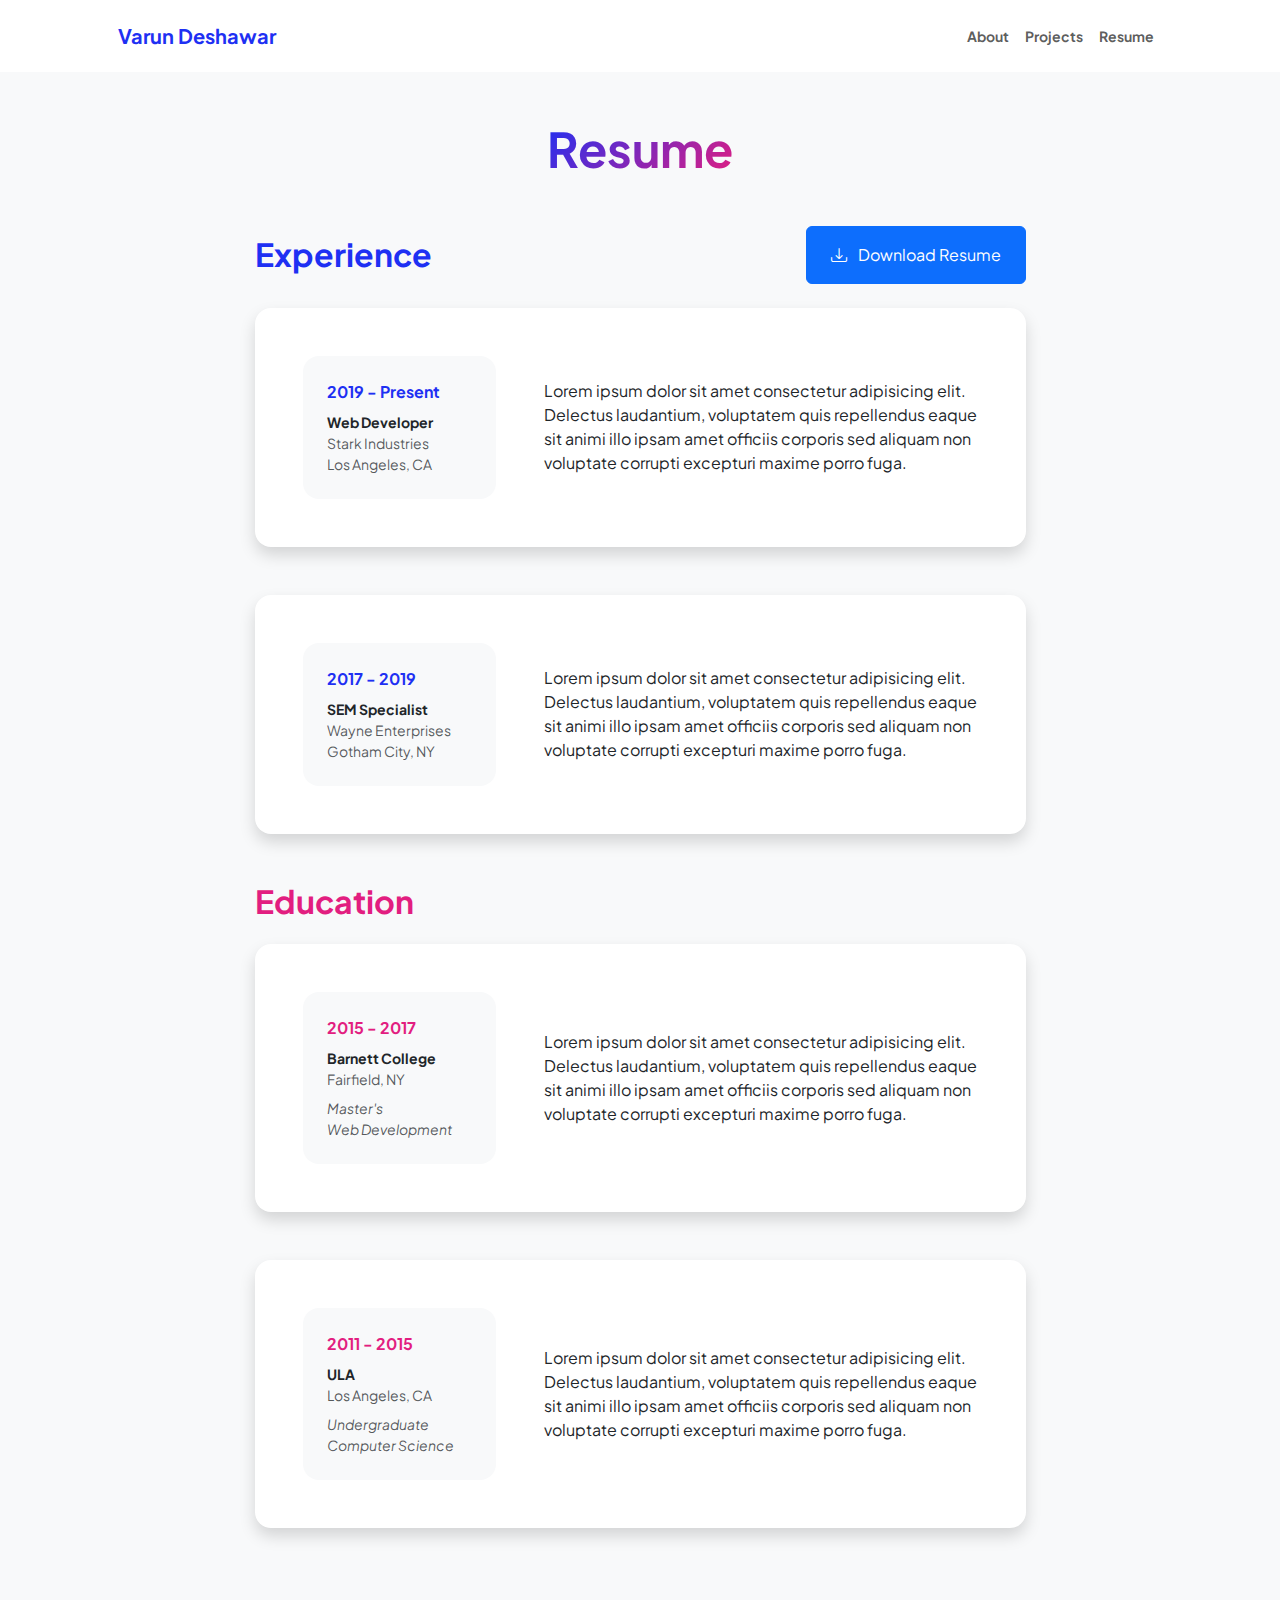
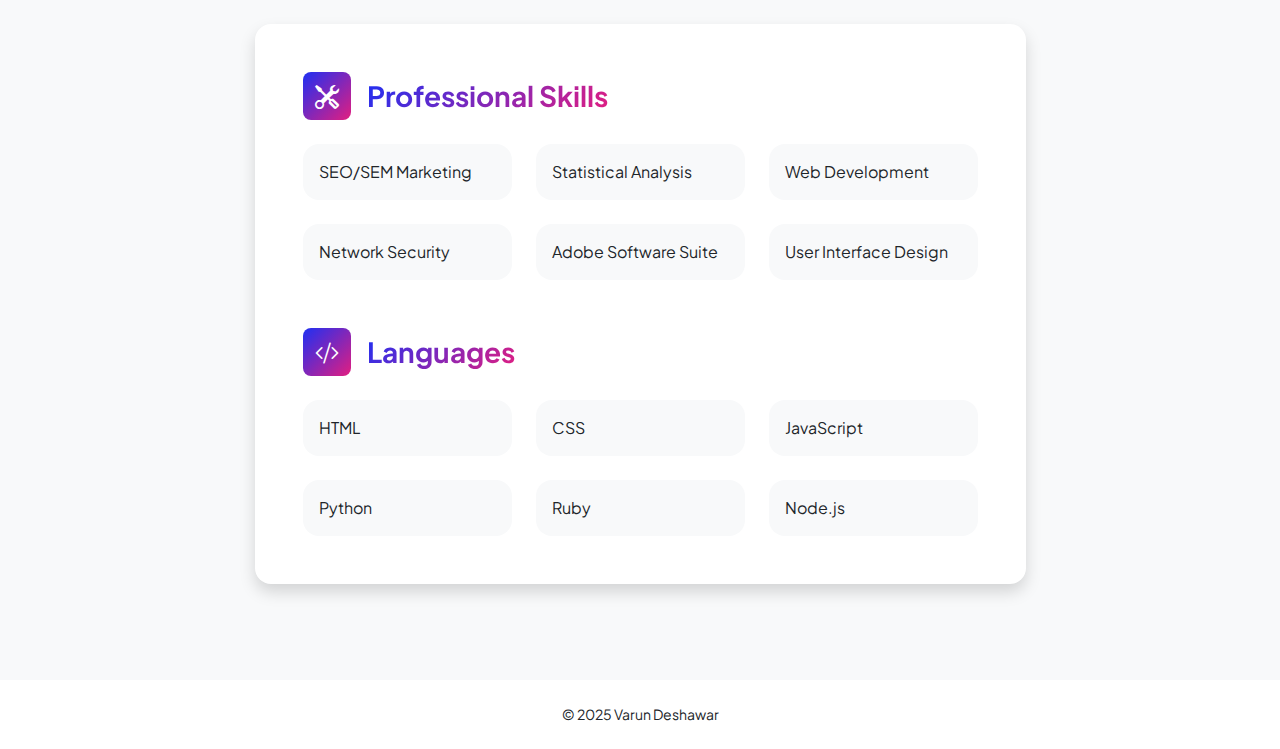
<file: resume.html>
<!DOCTYPE html>
<html lang="en">
    <head>
        <meta charset="utf-8" />
        <meta name="viewport" content="width=device-width, initial-scale=1, shrink-to-fit=no" />
        <meta name="description" content="" />
        <meta name="author" content="Varun Deshawar" />
        <title>Resume</title>
        <!-- Favicon-->
        <link rel="icon" type="image/x-icon" href="assets/favicon.ico" />
        <!-- Custom Google font-->
        <link rel="preconnect" href="https://fonts.googleapis.com" />
        <link rel="preconnect" href="https://fonts.gstatic.com" crossorigin />
        <link href="https://fonts.googleapis.com/css2?family=Plus+Jakarta+Sans:wght@100;200;300;400;500;600;700;800;900&amp;display=swap" rel="stylesheet" />
        <!-- Bootstrap icons-->
        <link href="https://cdn.jsdelivr.net/npm/bootstrap-icons@1.8.1/font/bootstrap-icons.css" rel="stylesheet" />
        <!-- Core theme CSS (includes Bootstrap)-->
        <link href="https://cdn.jsdelivr.net/npm/bootstrap@5.3.3/dist/css/bootstrap.min.css" rel="stylesheet" integrity="sha384-QWTKZyjpPEjISv5WaRU9OFeRpok6YctnYmDr5pNlyT2bRjXh0JMhjY6hW+ALEwIH" crossorigin="anonymous">
        <link href="css/portfolio.css" rel="stylesheet" />
    </head>
    <body class="d-flex flex-column h-100 bg-light">
        <main class="flex-shrink-0">
            <!-- Navigation-->
            <nav class="navbar navbar-expand-lg navbar-light bg-white py-3">
                <div class="container px-5">
                    <a class="navbar-brand" href="index.html"><span class="fw-bolder text-primary">Varun Deshawar</span></a>
                    <button class="navbar-toggler" type="button" data-bs-toggle="collapse" data-bs-target="#navbarSupportedContent" aria-controls="navbarSupportedContent" aria-expanded="false" aria-label="Toggle navigation"><span class="navbar-toggler-icon"></span></button>
                    <div class="collapse navbar-collapse" id="navbarSupportedContent">
                        <ul class="navbar-nav ms-auto mb-2 mb-lg-0 small fw-bolder">
                            <li class="nav-item"><a class="nav-link" href="index.html">About</a></li>
                            <li class="nav-item"><a class="nav-link" href="projects.html">Projects</a></li>
                            <li class="nav-item"><a class="nav-link" href="resume.html">Resume</a></li>
                        </ul>
                    </div>
                </div>
            </nav>
            <!-- Page Content-->
            <div class="container px-5 my-5">
                <div class="text-center mb-5">
                    <h1 class="display-5 fw-bolder mb-0"><span class="text-gradient d-inline">Resume</span></h1>
                </div>
                <div class="row gx-5 justify-content-center">
                    <div class="col-lg-11 col-xl-9 col-xxl-8">
                        <!-- Experience Section-->
                        <section>
                            <div class="d-flex align-items-center justify-content-between mb-4">
                                <h2 class="text-primary fw-bolder mb-0">Experience</h2>
                                <!-- Download resume button-->
                                <!-- Note: Set the link href target to a PDF file within your project-->
                                <a class="btn btn-primary px-4 py-3" href="#!">
                                    <div class="d-inline-block bi bi-download me-2"></div>
                                    Download Resume
                                </a>
                            </div>
                            <!-- Experience Card 1-->
                            <div class="card shadow border-0 rounded-4 mb-5">
                                <div class="card-body p-5">
                                    <div class="row align-items-center gx-5">
                                        <div class="col text-center text-lg-start mb-4 mb-lg-0">
                                            <div class="bg-light p-4 rounded-4">
                                                <div class="text-primary fw-bolder mb-2">2019 - Present</div>
                                                <div class="small fw-bolder">Web Developer</div>
                                                <div class="small text-muted">Stark Industries</div>
                                                <div class="small text-muted">Los Angeles, CA</div>
                                            </div>
                                        </div>
                                        <div class="col-lg-8"><div>Lorem ipsum dolor sit amet consectetur adipisicing elit. Delectus laudantium, voluptatem quis repellendus eaque sit animi illo ipsam amet officiis corporis sed aliquam non voluptate corrupti excepturi maxime porro fuga.</div></div>
                                    </div>
                                </div>
                            </div>
                            <!-- Experience Card 2-->
                            <div class="card shadow border-0 rounded-4 mb-5">
                                <div class="card-body p-5">
                                    <div class="row align-items-center gx-5">
                                        <div class="col text-center text-lg-start mb-4 mb-lg-0">
                                            <div class="bg-light p-4 rounded-4">
                                                <div class="text-primary fw-bolder mb-2">2017 - 2019</div>
                                                <div class="small fw-bolder">SEM Specialist</div>
                                                <div class="small text-muted">Wayne Enterprises</div>
                                                <div class="small text-muted">Gotham City, NY</div>
                                            </div>
                                        </div>
                                        <div class="col-lg-8"><div>Lorem ipsum dolor sit amet consectetur adipisicing elit. Delectus laudantium, voluptatem quis repellendus eaque sit animi illo ipsam amet officiis corporis sed aliquam non voluptate corrupti excepturi maxime porro fuga.</div></div>
                                    </div>
                                </div>
                            </div>
                        </section>
                        <!-- Education Section-->
                        <section>
                            <h2 class="text-secondary fw-bolder mb-4">Education</h2>
                            <!-- Education Card 1-->
                            <div class="card shadow border-0 rounded-4 mb-5">
                                <div class="card-body p-5">
                                    <div class="row align-items-center gx-5">
                                        <div class="col text-center text-lg-start mb-4 mb-lg-0">
                                            <div class="bg-light p-4 rounded-4">
                                                <div class="text-secondary fw-bolder mb-2">2015 - 2017</div>
                                                <div class="mb-2">
                                                    <div class="small fw-bolder">Barnett College</div>
                                                    <div class="small text-muted">Fairfield, NY</div>
                                                </div>
                                                <div class="fst-italic">
                                                    <div class="small text-muted">Master's</div>
                                                    <div class="small text-muted">Web Development</div>
                                                </div>
                                            </div>
                                        </div>
                                        <div class="col-lg-8"><div>Lorem ipsum dolor sit amet consectetur adipisicing elit. Delectus laudantium, voluptatem quis repellendus eaque sit animi illo ipsam amet officiis corporis sed aliquam non voluptate corrupti excepturi maxime porro fuga.</div></div>
                                    </div>
                                </div>
                            </div>
                            <!-- Education Card 2-->
                            <div class="card shadow border-0 rounded-4 mb-5">
                                <div class="card-body p-5">
                                    <div class="row align-items-center gx-5">
                                        <div class="col text-center text-lg-start mb-4 mb-lg-0">
                                            <div class="bg-light p-4 rounded-4">
                                                <div class="text-secondary fw-bolder mb-2">2011 - 2015</div>
                                                <div class="mb-2">
                                                    <div class="small fw-bolder">ULA</div>
                                                    <div class="small text-muted">Los Angeles, CA</div>
                                                </div>
                                                <div class="fst-italic">
                                                    <div class="small text-muted">Undergraduate</div>
                                                    <div class="small text-muted">Computer Science</div>
                                                </div>
                                            </div>
                                        </div>
                                        <div class="col-lg-8"><div>Lorem ipsum dolor sit amet consectetur adipisicing elit. Delectus laudantium, voluptatem quis repellendus eaque sit animi illo ipsam amet officiis corporis sed aliquam non voluptate corrupti excepturi maxime porro fuga.</div></div>
                                    </div>
                                </div>
                            </div>
                        </section>
                        <!-- Divider-->
                        <div class="pb-5"></div>
                        <!-- Skills Section-->
                        <section>
                            <!-- Skillset Card-->
                            <div class="card shadow border-0 rounded-4 mb-5">
                                <div class="card-body p-5">
                                    <!-- Professional skills list-->
                                    <div class="mb-5">
                                        <div class="d-flex align-items-center mb-4">
                                            <div class="feature bg-primary bg-gradient-primary-to-secondary text-white rounded-3 me-3"><i class="bi bi-tools"></i></div>
                                            <h3 class="fw-bolder mb-0"><span class="text-gradient d-inline">Professional Skills</span></h3>
                                        </div>
                                        <div class="row row-cols-1 row-cols-md-3 mb-4">
                                            <div class="col mb-4 mb-md-0"><div class="d-flex align-items-center bg-light rounded-4 p-3 h-100">SEO/SEM Marketing</div></div>
                                            <div class="col mb-4 mb-md-0"><div class="d-flex align-items-center bg-light rounded-4 p-3 h-100">Statistical Analysis</div></div>
                                            <div class="col"><div class="d-flex align-items-center bg-light rounded-4 p-3 h-100">Web Development</div></div>
                                        </div>
                                        <div class="row row-cols-1 row-cols-md-3">
                                            <div class="col mb-4 mb-md-0"><div class="d-flex align-items-center bg-light rounded-4 p-3 h-100">Network Security</div></div>
                                            <div class="col mb-4 mb-md-0"><div class="d-flex align-items-center bg-light rounded-4 p-3 h-100">Adobe Software Suite</div></div>
                                            <div class="col"><div class="d-flex align-items-center bg-light rounded-4 p-3 h-100">User Interface Design</div></div>
                                        </div>
                                    </div>
                                    <!-- Languages list-->
                                    <div class="mb-0">
                                        <div class="d-flex align-items-center mb-4">
                                            <div class="feature bg-primary bg-gradient-primary-to-secondary text-white rounded-3 me-3"><i class="bi bi-code-slash"></i></div>
                                            <h3 class="fw-bolder mb-0"><span class="text-gradient d-inline">Languages</span></h3>
                                        </div>
                                        <div class="row row-cols-1 row-cols-md-3 mb-4">
                                            <div class="col mb-4 mb-md-0"><div class="d-flex align-items-center bg-light rounded-4 p-3 h-100">HTML</div></div>
                                            <div class="col mb-4 mb-md-0"><div class="d-flex align-items-center bg-light rounded-4 p-3 h-100">CSS</div></div>
                                            <div class="col"><div class="d-flex align-items-center bg-light rounded-4 p-3 h-100">JavaScript</div></div>
                                        </div>
                                        <div class="row row-cols-1 row-cols-md-3">
                                            <div class="col mb-4 mb-md-0"><div class="d-flex align-items-center bg-light rounded-4 p-3 h-100">Python</div></div>
                                            <div class="col mb-4 mb-md-0"><div class="d-flex align-items-center bg-light rounded-4 p-3 h-100">Ruby</div></div>
                                            <div class="col"><div class="d-flex align-items-center bg-light rounded-4 p-3 h-100">Node.js</div></div>
                                        </div>
                                    </div>
                                </div>
                            </div>
                        </section>
                    </div>
                </div>
            </div>
        </main>
        <!-- Footer-->
        <footer class="bg-white py-4 mt-auto">
            <div class="container px-5">
                <div class="row">
                    <div class="text-center"><div class="small m-0">&copy; 2025 Varun Deshawar</div></div>
                 </div>
            </div>
        </footer>
        <!-- Bootstrap core JS-->
        <script src="https://cdn.jsdelivr.net/npm/bootstrap@5.2.3/dist/js/bootstrap.bundle.min.js"></script>
        <!-- Core theme JS-->
        <script src="js/scripts.js"></script>
    </body>
</html>
</file>
<file: css/portfolio.css>
@charset "UTF-8";
:root {
  --bs-blue: #1e30f3;
  --bs-indigo: #6610f2;
  --bs-purple: #6f42c1;
  --bs-pink: #e21e80;
  --bs-red: #dc3545;
  --bs-orange: #fd7e14;
  --bs-yellow: #ffc107;
  --bs-green: #198754;
  --bs-teal: #20c997;
  --bs-cyan: #0dcaf0;
  --bs-black: #000;
  --bs-white: #fff;
  --bs-gray: #6c757d;
  --bs-gray-dark: #343a40;
  --bs-gray-100: #f8f9fa;
  --bs-gray-200: #e9ecef;
  --bs-gray-300: #dee2e6;
  --bs-gray-400: #ced4da;
  --bs-gray-500: #adb5bd;
  --bs-gray-600: #6c757d;
  --bs-gray-700: #495057;
  --bs-gray-800: #343a40;
  --bs-gray-900: #212529;
  --bs-primary: #1e30f3;
  --bs-secondary: #e21e80;
  --bs-success: #198754;
  --bs-info: #0dcaf0;
  --bs-warning: #ffc107;
  --bs-danger: #dc3545;
  --bs-light: #f8f9fa;
  --bs-dark: #212529;
  --bs-primary-rgb: 30, 48, 243;
  --bs-secondary-rgb: 226, 30, 128;
  --bs-success-rgb: 25, 135, 84;
  --bs-info-rgb: 13, 202, 240;
  --bs-warning-rgb: 255, 193, 7;
  --bs-danger-rgb: 220, 53, 69;
  --bs-light-rgb: 248, 249, 250;
  --bs-dark-rgb: 33, 37, 41;
  --bs-white-rgb: 255, 255, 255;
  --bs-black-rgb: 0, 0, 0;
  --bs-body-color-rgb: 33, 37, 41;
  --bs-body-bg-rgb: 255, 255, 255;
  --bs-font-sans-serif: "Plus Jakarta Sans";
  --bs-font-monospace: SFMono-Regular, Menlo, Monaco, Consolas, "Liberation Mono", "Courier New", monospace;
  --bs-gradient: linear-gradient(180deg, rgba(255, 255, 255, 0.15), rgba(255, 255, 255, 0));
  --bs-body-font-family: var(--bs-font-sans-serif);
  --bs-body-font-size: 1rem;
  --bs-body-font-weight: 400;
  --bs-body-line-height: 1.5;
  --bs-body-color: #212529;
  --bs-body-bg: #fff;
  --bs-border-width: 1px;
  --bs-border-style: solid;
  --bs-border-color: #dee2e6;
  --bs-border-color-translucent: rgba(0, 0, 0, 0.175);
  --bs-border-radius: 0.375rem;
  --bs-border-radius-sm: 0.25rem;
  --bs-border-radius-lg: 0.5rem;
  --bs-border-radius-xl: 1rem;
  --bs-border-radius-2xl: 2rem;
  --bs-border-radius-pill: 50rem;
  --bs-link-color: #1e30f3;
  --bs-link-hover-color: #1826c2;
  --bs-code-color: #e21e80;
  --bs-highlight-bg: #fff3cd;
}

*,
*::before,
*::after {
  box-sizing: border-box;
}

@media (prefers-reduced-motion: no-preference) {
  :root {
    scroll-behavior: smooth;
  }
}

body {
  margin: 0;
  font-family: var(--bs-body-font-family);
  font-size: var(--bs-body-font-size);
  font-weight: var(--bs-body-font-weight);
  line-height: var(--bs-body-line-height);
  color: var(--bs-body-color);
  text-align: var(--bs-body-text-align);
  background-color: var(--bs-body-bg);
  -webkit-text-size-adjust: 100%;
  -webkit-tap-highlight-color: rgba(0, 0, 0, 0);
}

.bg-gradient-primary-to-secondary {
  background: #1e30f3;
  background: linear-gradient(135deg, #1e30f3 0%, #e21e80 100%);
}

.text-gradient {
  background: -webkit-linear-gradient(315deg, #1e30f3 0%, #e21e80 100%);
  -webkit-background-clip: text;
  -webkit-text-fill-color: transparent;
}

.rounded-4 {
  border-radius: 1rem !important;
}

.bg-gradient-primary-to-secondary {
  background: #1e30f3;
  background: linear-gradient(135deg, #1e30f3 0%, #e21e80 100%);
}


.feature {
  display: inline-flex;
  align-items: center;
  justify-content: center;
  height: 3rem;
  width: 3rem;
  font-size: 1.5rem;
}

.profile {
  position: relative;
  height: 75vw;
  width: 75vw;
  border-radius: 5vw;
  margin-top: 5vw;
  max-height: 40rem;
  max-width: 40rem;
}
.profile .profile-img {
  height: 80vw;
  max-height: 45rem;
  position: absolute;
  bottom: 0;
  left: 50%;
  transform: translateX(-50%);
}
.profile .dots-1 {
  position: absolute;
  width: 3vw;
  right: 1.5vw;
  top: 4vw;
}
.profile .dots-1 svg {
  fill: #fff;
}
.profile .dots-2 {
  position: absolute;
  width: 3vw;
  right: -4vw;
  top: 6.05vw;
}
.profile .dots-2 svg {
  fill: #1e30f3;
}
.profile .dots-3 {
  position: absolute;
  width: 3vw;
  left: 1.5vw;
  bottom: 6.05vw;
}
.profile .dots-3 svg {
  fill: #fff;
}
.profile .dots-4 {
  position: absolute;
  width: 3vw;
  left: -4vw;
  bottom: 4vw;
}
.profile .dots-4 svg {
  fill: #1e30f3;
}

@media (min-width: 576px) {
  .profile {
    height: 60vw;
    width: 60vw;
  }
  .profile .profile-img {
    height: 65vw;
  }
  .profile .dots-1 {
    width: 3vw;
    right: 1.5vw;
  }
  .profile .dots-2 {
    width: 3vw;
    right: -4vw;
  }
  .profile .dots-3 {
    width: 3vw;
    left: 1.5vw;
  }
  .profile .dots-4 {
    width: 3vw;
    left: -4vw;
  }
}
@media (min-width: 768px) {
  .profile {
    height: 50vw;
    width: 50vw;
  }
  .profile .profile-img {
    height: 55vw;
  }
  .profile .dots-1 {
    width: 3vw;
    right: 1.5vw;
  }
  .profile .dots-2 {
    width: 3vw;
    right: -4vw;
  }
  .profile .dots-3 {
    width: 3vw;
    left: 1.5vw;
  }
  .profile .dots-4 {
    width: 3vw;
    left: -4vw;
  }
}
@media (min-width: 992px) {
  .profile {
    height: 40vw;
    width: 40vw;
  }
  .profile .profile-img {
    height: 45vw;
  }
  .profile .dots-1 {
    width: 1.5vw;
    right: 0.75vw;
  }
  .profile .dots-2 {
    width: 1.5vw;
    right: -2vw;
  }
  .profile .dots-3 {
    width: 1.5vw;
    left: 0.75vw;
  }
  .profile .dots-4 {
    width: 1.5vw;
    left: -2vw;
  }
}
@media (min-width: 1200px) {
  .profile {
    height: 35vw;
    width: 35vw;
  }
  .profile .profile-img {
    height: 40vw;
  }
  .profile .dots-1 {
    width: 1.5vw;
    right: 0.75vw;
  }
  .profile .dots-2 {
    width: 1.5vw;
    right: -2vw;
  }
  .profile .dots-3 {
    width: 1.5vw;
    left: 0.75vw;
  }
  .profile .dots-4 {
    width: 1.5vw;
    left: -2vw;
  }
}


/*Button*/

/* CSS */
.btn-resume {
  padding: 0.6em 2em;
  border: none;
  outline: none;
  color: rgb(255, 255, 255);
  background: #111;
  cursor: pointer;
  position: relative;
  z-index: 0;
  border-radius: 10px;
  user-select: none;
  -webkit-user-select: none;
  touch-action: manipulation;
}

.btn-resume:before {
  content: "";
  background: linear-gradient(
    45deg,
    #ff0000,
    #ff7300,
    #fffb00,
    #48ff00,
    #00ffd5,
    #002bff,
    #7a00ff,
    #ff00c8,
    #ff0000
  );
  position: absolute;
  top: -2px;
  left: -2px;
  background-size: 400%;
  z-index: -1;
  filter: blur(5px);
  -webkit-filter: blur(5px);
  width: calc(100% + 4px);
  height: calc(100% + 4px);
  animation: glowing-btn-resume 20s linear infinite;
  transition: opacity 0.3s ease-in-out;
  border-radius: 10px;
}

@keyframes glowing-btn-resume {
  0% {
    background-position: 0 0;
  }
  50% {
    background-position: 400% 0;
  }
  100% {
    background-position: 0 0;
  }
}

.btn-resume:after {
  z-index: -1;
  content: "";
  position: absolute;
  width: 100%;
  height: 100%;
  background: #222;
  left: 0;
  top: 0;
  border-radius: 10px;
}

.client-box img {
  filter: gray;
  -webkit-filter: grayscale(1);
  opacity: 0.6;
  margin: auto
}

.client-box img:hover {
  opacity: 1;
  filter: none;
  -webkit-filter: none
}

.clientv2 .client-box {
  margin: 15px 0;
  padding: 30px;
  background-color: #f1f6f7;
  border-radius: 4px;
  -webkit-box-shadow: 10px 10px 5px 0px rgba(226,228,229,1);
  -moz-box-shadow: 10px 10px 5px 0px rgba(226,228,229,1);
  box-shadow: 10px 10px 5px 0px rgba(226,228,229,1);
  position: relative;
  -webkit-transition: all .3s ease-in-out;
  -moz-transition: all .3s ease-in-out;
  -ms-transition: all .3s ease-in-out;
  -o-transition: all .3s ease-in-out;
  transition: all .3s ease-in-out
}

.copybox img {
  -webkit-box-shadow: 10px 10px 5px 0px rgba(226,228,229,1);
  -moz-box-shadow: 10px 10px 5px 0px rgba(226,228,229,1);
  box-shadow: 10px 10px 5px 0px rgba(226,228,229,1)
}

/******Clientele Start*********/

.clientele-logo,
.clientele-logo a {
    height: 80px;
	transition: 0.3s;
	border-radius: 10px;
}
.clientele-logo a:hover {
    box-shadow: 0 0 10px 0 rgb(0 0 0 / 13%);
    transform: scale(1.1);
}

.border-blue-dashed {
  border-image: linear-gradient(to right, #3acfd5 0%, #3a4ed5 100%) 1;
  border-radius: 5px; /* this doesn't work */
  border-width: 2px;
  border-style: solid;
  padding: 5px;
}

@media only screen and (max-width: 991px){
	.clientele-logo img {
		max-height: 100%;
	}
}

/******Clientele End*********/
</file>
<file: css/styles.css>
@charset "UTF-8";
:root {
  --bs-blue: #1e30f3;
  --bs-indigo: #6610f2;
  --bs-purple: #6f42c1;
  --bs-pink: #e21e80;
  --bs-red: #dc3545;
  --bs-orange: #fd7e14;
  --bs-yellow: #ffc107;
  --bs-green: #198754;
  --bs-teal: #20c997;
  --bs-cyan: #0dcaf0;
  --bs-black: #000;
  --bs-white: #fff;
  --bs-gray: #6c757d;
  --bs-gray-dark: #343a40;
  --bs-gray-100: #f8f9fa;
  --bs-gray-200: #e9ecef;
  --bs-gray-300: #dee2e6;
  --bs-gray-400: #ced4da;
  --bs-gray-500: #adb5bd;
  --bs-gray-600: #6c757d;
  --bs-gray-700: #495057;
  --bs-gray-800: #343a40;
  --bs-gray-900: #212529;
  --bs-primary: #1e30f3;
  --bs-secondary: #e21e80;
  --bs-success: #198754;
  --bs-info: #0dcaf0;
  --bs-warning: #ffc107;
  --bs-danger: #dc3545;
  --bs-light: #f8f9fa;
  --bs-dark: #212529;
  --bs-primary-rgb: 30, 48, 243;
  --bs-secondary-rgb: 226, 30, 128;
  --bs-success-rgb: 25, 135, 84;
  --bs-info-rgb: 13, 202, 240;
  --bs-warning-rgb: 255, 193, 7;
  --bs-danger-rgb: 220, 53, 69;
  --bs-light-rgb: 248, 249, 250;
  --bs-dark-rgb: 33, 37, 41;
  --bs-white-rgb: 255, 255, 255;
  --bs-black-rgb: 0, 0, 0;
  --bs-body-color-rgb: 33, 37, 41;
  --bs-body-bg-rgb: 255, 255, 255;
  --bs-font-sans-serif: "Plus Jakarta Sans";
  --bs-font-monospace: SFMono-Regular, Menlo, Monaco, Consolas, "Liberation Mono", "Courier New", monospace;
  --bs-gradient: linear-gradient(180deg, rgba(255, 255, 255, 0.15), rgba(255, 255, 255, 0));
  --bs-body-font-family: var(--bs-font-sans-serif);
  --bs-body-font-size: 1rem;
  --bs-body-font-weight: 400;
  --bs-body-line-height: 1.5;
  --bs-body-color: #212529;
  --bs-body-bg: #fff;
  --bs-border-width: 1px;
  --bs-border-style: solid;
  --bs-border-color: #dee2e6;
  --bs-border-color-translucent: rgba(0, 0, 0, 0.175);
  --bs-border-radius: 0.375rem;
  --bs-border-radius-sm: 0.25rem;
  --bs-border-radius-lg: 0.5rem;
  --bs-border-radius-xl: 1rem;
  --bs-border-radius-2xl: 2rem;
  --bs-border-radius-pill: 50rem;
  --bs-link-color: #1e30f3;
  --bs-link-hover-color: #1826c2;
  --bs-code-color: #e21e80;
  --bs-highlight-bg: #fff3cd;
}

*,
*::before,
*::after {
  box-sizing: border-box;
}

@media (prefers-reduced-motion: no-preference) {
  :root {
    scroll-behavior: smooth;
  }
}

body {
  margin: 0;
  font-family: var(--bs-body-font-family);
  font-size: var(--bs-body-font-size);
  font-weight: var(--bs-body-font-weight);
  line-height: var(--bs-body-line-height);
  color: var(--bs-body-color);
  text-align: var(--bs-body-text-align);
  background-color: var(--bs-body-bg);
  -webkit-text-size-adjust: 100%;
  -webkit-tap-highlight-color: rgba(0, 0, 0, 0);
}

hr {
  margin: 1rem 0;
  color: inherit;
  border: 0;
  border-top: 1px solid;
  opacity: 0.25;
}

h6, .h6, h5, .h5, h4, .h4, h3, .h3, h2, .h2, h1, .h1 {
  margin-top: 0;
  margin-bottom: 0.5rem;
  font-weight: 500;
  line-height: 1.2;
}

h1, .h1 {
  font-size: calc(1.375rem + 1.5vw);
}
@media (min-width: 1200px) {
  h1, .h1 {
    font-size: 2.5rem;
  }
}

h2, .h2 {
  font-size: calc(1.325rem + 0.9vw);
}
@media (min-width: 1200px) {
  h2, .h2 {
    font-size: 2rem;
  }
}

h3, .h3 {
  font-size: calc(1.3rem + 0.6vw);
}
@media (min-width: 1200px) {
  h3, .h3 {
    font-size: 1.75rem;
  }
}

h4, .h4 {
  font-size: calc(1.275rem + 0.3vw);
}
@media (min-width: 1200px) {
  h4, .h4 {
    font-size: 1.5rem;
  }
}

h5, .h5 {
  font-size: 1.25rem;
}

h6, .h6 {
  font-size: 1rem;
}

p {
  margin-top: 0;
  margin-bottom: 1rem;
}

abbr[title] {
  -webkit-text-decoration: underline dotted;
          text-decoration: underline dotted;
  cursor: help;
  -webkit-text-decoration-skip-ink: none;
          text-decoration-skip-ink: none;
}

address {
  margin-bottom: 1rem;
  font-style: normal;
  line-height: inherit;
}

ol,
ul {
  padding-left: 2rem;
}

ol,
ul,
dl {
  margin-top: 0;
  margin-bottom: 1rem;
}

ol ol,
ul ul,
ol ul,
ul ol {
  margin-bottom: 0;
}

dt {
  font-weight: 700;
}

dd {
  margin-bottom: 0.5rem;
  margin-left: 0;
}

blockquote {
  margin: 0 0 1rem;
}

b,
strong {
  font-weight: bolder;
}

small, .small {
  font-size: 0.875em;
}

mark, .mark {
  padding: 0.1875em;
  background-color: var(--bs-highlight-bg);
}

sub,
sup {
  position: relative;
  font-size: 0.75em;
  line-height: 0;
  vertical-align: baseline;
}

sub {
  bottom: -0.25em;
}

sup {
  top: -0.5em;
}

a {
  color: var(--bs-link-color);
  text-decoration: underline;
}
a:hover {
  color: var(--bs-link-hover-color);
}

a:not([href]):not([class]), a:not([href]):not([class]):hover {
  color: inherit;
  text-decoration: none;
}

pre,
code,
kbd,
samp {
  font-family: var(--bs-font-monospace);
  font-size: 1em;
}

pre {
  display: block;
  margin-top: 0;
  margin-bottom: 1rem;
  overflow: auto;
  font-size: 0.875em;
}
pre code {
  font-size: inherit;
  color: inherit;
  word-break: normal;
}

code {
  font-size: 0.875em;
  color: var(--bs-code-color);
  word-wrap: break-word;
}
a > code {
  color: inherit;
}

kbd {
  padding: 0.1875rem 0.375rem;
  font-size: 0.875em;
  color: var(--bs-body-bg);
  background-color: var(--bs-body-color);
  border-radius: 0.25rem;
}
kbd kbd {
  padding: 0;
  font-size: 1em;
}

figure {
  margin: 0 0 1rem;
}

img,
svg {
  vertical-align: middle;
}

table {
  caption-side: bottom;
  border-collapse: collapse;
}

caption {
  padding-top: 0.5rem;
  padding-bottom: 0.5rem;
  color: #6c757d;
  text-align: left;
}

th {
  text-align: inherit;
  text-align: -webkit-match-parent;
}

thead,
tbody,
tfoot,
tr,
td,
th {
  border-color: inherit;
  border-style: solid;
  border-width: 0;
}

label {
  display: inline-block;
}

button {
  border-radius: 0;
}

button:focus:not(:focus-visible) {
  outline: 0;
}

input,
button,
select,
optgroup,
textarea {
  margin: 0;
  font-family: inherit;
  font-size: inherit;
  line-height: inherit;
}

button,
select {
  text-transform: none;
}

[role=button] {
  cursor: pointer;
}

select {
  word-wrap: normal;
}
select:disabled {
  opacity: 1;
}

[list]:not([type=date]):not([type=datetime-local]):not([type=month]):not([type=week]):not([type=time])::-webkit-calendar-picker-indicator {
  display: none !important;
}

button,
[type=button],
[type=reset],
[type=submit] {
  -webkit-appearance: button;
}
button:not(:disabled),
[type=button]:not(:disabled),
[type=reset]:not(:disabled),
[type=submit]:not(:disabled) {
  cursor: pointer;
}

::-moz-focus-inner {
  padding: 0;
  border-style: none;
}

textarea {
  resize: vertical;
}

fieldset {
  min-width: 0;
  padding: 0;
  margin: 0;
  border: 0;
}

legend {
  float: left;
  width: 100%;
  padding: 0;
  margin-bottom: 0.5rem;
  font-size: calc(1.275rem + 0.3vw);
  line-height: inherit;
}
@media (min-width: 1200px) {
  legend {
    font-size: 1.5rem;
  }
}
legend + * {
  clear: left;
}

::-webkit-datetime-edit-fields-wrapper,
::-webkit-datetime-edit-text,
::-webkit-datetime-edit-minute,
::-webkit-datetime-edit-hour-field,
::-webkit-datetime-edit-day-field,
::-webkit-datetime-edit-month-field,
::-webkit-datetime-edit-year-field {
  padding: 0;
}

::-webkit-inner-spin-button {
  height: auto;
}

[type=search] {
  outline-offset: -2px;
  -webkit-appearance: textfield;
}

/* rtl:raw:
[type="tel"],
[type="url"],
[type="email"],
[type="number"] {
  direction: ltr;
}
*/
::-webkit-search-decoration {
  -webkit-appearance: none;
}

::-webkit-color-swatch-wrapper {
  padding: 0;
}

::file-selector-button {
  font: inherit;
  -webkit-appearance: button;
}

output {
  display: inline-block;
}

iframe {
  border: 0;
}

summary {
  display: list-item;
  cursor: pointer;
}

progress {
  vertical-align: baseline;
}

[hidden] {
  display: none !important;
}

.lead {
  font-size: 1.25rem;
  font-weight: 300;
}

.display-1 {
  font-size: calc(1.625rem + 4.5vw);
  font-weight: 300;
  line-height: 1.2;
}
@media (min-width: 1200px) {
  .display-1 {
    font-size: 5rem;
  }
}

.display-2 {
  font-size: calc(1.575rem + 3.9vw);
  font-weight: 300;
  line-height: 1.2;
}
@media (min-width: 1200px) {
  .display-2 {
    font-size: 4.5rem;
  }
}

.display-3 {
  font-size: calc(1.525rem + 3.3vw);
  font-weight: 300;
  line-height: 1.2;
}
@media (min-width: 1200px) {
  .display-3 {
    font-size: 4rem;
  }
}

.display-4 {
  font-size: calc(1.475rem + 2.7vw);
  font-weight: 300;
  line-height: 1.2;
}
@media (min-width: 1200px) {
  .display-4 {
    font-size: 3.5rem;
  }
}

.display-5 {
  font-size: calc(1.425rem + 2.1vw);
  font-weight: 300;
  line-height: 1.2;
}
@media (min-width: 1200px) {
  .display-5 {
    font-size: 3rem;
  }
}

.display-6 {
  font-size: calc(1.375rem + 1.5vw);
  font-weight: 300;
  line-height: 1.2;
}
@media (min-width: 1200px) {
  .display-6 {
    font-size: 2.5rem;
  }
}

.list-unstyled {
  padding-left: 0;
  list-style: none;
}

.list-inline {
  padding-left: 0;
  list-style: none;
}

.list-inline-item {
  display: inline-block;
}
.list-inline-item:not(:last-child) {
  margin-right: 0.5rem;
}

.initialism {
  font-size: 0.875em;
  text-transform: uppercase;
}

.blockquote {
  margin-bottom: 1rem;
  font-size: 1.25rem;
}
.blockquote > :last-child {
  margin-bottom: 0;
}

.blockquote-footer {
  margin-top: -1rem;
  margin-bottom: 1rem;
  font-size: 0.875em;
  color: #6c757d;
}
.blockquote-footer::before {
  content: "— ";
}

.img-fluid {
  max-width: 100%;
  height: auto;
}

.img-thumbnail {
  padding: 0.25rem;
  background-color: #fff;
  border: 1px solid var(--bs-border-color);
  border-radius: 0.375rem;
  max-width: 100%;
  height: auto;
}

.figure {
  display: inline-block;
}

.figure-img {
  margin-bottom: 0.5rem;
  line-height: 1;
}

.figure-caption {
  font-size: 0.875em;
  color: #6c757d;
}

.container,
.container-fluid,
.container-xxl,
.container-xl,
.container-lg,
.container-md,
.container-sm {
  --bs-gutter-x: 1.5rem;
  --bs-gutter-y: 0;
  width: 100%;
  padding-right: calc(var(--bs-gutter-x) * 0.5);
  padding-left: calc(var(--bs-gutter-x) * 0.5);
  margin-right: auto;
  margin-left: auto;
}

@media (min-width: 576px) {
  .container-sm, .container {
    max-width: 540px;
  }
}
@media (min-width: 768px) {
  .container-md, .container-sm, .container {
    max-width: 720px;
  }
}
@media (min-width: 992px) {
  .container-lg, .container-md, .container-sm, .container {
    max-width: 960px;
  }
}
@media (min-width: 1200px) {
  .container-xl, .container-lg, .container-md, .container-sm, .container {
    max-width: 1140px;
  }
}
@media (min-width: 1400px) {
  .container-xxl, .container-xl, .container-lg, .container-md, .container-sm, .container {
    max-width: 1320px;
  }
}
.row {
  --bs-gutter-x: 1.5rem;
  --bs-gutter-y: 0;
  display: flex;
  flex-wrap: wrap;
  margin-top: calc(-1 * var(--bs-gutter-y));
  margin-right: calc(-0.5 * var(--bs-gutter-x));
  margin-left: calc(-0.5 * var(--bs-gutter-x));
}
.row > * {
  flex-shrink: 0;
  width: 100%;
  max-width: 100%;
  padding-right: calc(var(--bs-gutter-x) * 0.5);
  padding-left: calc(var(--bs-gutter-x) * 0.5);
  margin-top: var(--bs-gutter-y);
}

.col {
  flex: 1 0 0%;
}

.row-cols-auto > * {
  flex: 0 0 auto;
  width: auto;
}

.row-cols-1 > * {
  flex: 0 0 auto;
  width: 100%;
}

.row-cols-2 > * {
  flex: 0 0 auto;
  width: 50%;
}

.row-cols-3 > * {
  flex: 0 0 auto;
  width: 33.3333333333%;
}

.row-cols-4 > * {
  flex: 0 0 auto;
  width: 25%;
}

.row-cols-5 > * {
  flex: 0 0 auto;
  width: 20%;
}

.row-cols-6 > * {
  flex: 0 0 auto;
  width: 16.6666666667%;
}

.col-auto {
  flex: 0 0 auto;
  width: auto;
}

.col-1 {
  flex: 0 0 auto;
  width: 8.33333333%;
}

.col-2 {
  flex: 0 0 auto;
  width: 16.66666667%;
}

.col-3 {
  flex: 0 0 auto;
  width: 25%;
}

.col-4 {
  flex: 0 0 auto;
  width: 33.33333333%;
}

.col-5 {
  flex: 0 0 auto;
  width: 41.66666667%;
}

.col-6 {
  flex: 0 0 auto;
  width: 50%;
}

.col-7 {
  flex: 0 0 auto;
  width: 58.33333333%;
}

.col-8 {
  flex: 0 0 auto;
  width: 66.66666667%;
}

.col-9 {
  flex: 0 0 auto;
  width: 75%;
}

.col-10 {
  flex: 0 0 auto;
  width: 83.33333333%;
}

.col-11 {
  flex: 0 0 auto;
  width: 91.66666667%;
}

.col-12 {
  flex: 0 0 auto;
  width: 100%;
}

.offset-1 {
  margin-left: 8.33333333%;
}

.offset-2 {
  margin-left: 16.66666667%;
}

.offset-3 {
  margin-left: 25%;
}

.offset-4 {
  margin-left: 33.33333333%;
}

.offset-5 {
  margin-left: 41.66666667%;
}

.offset-6 {
  margin-left: 50%;
}

.offset-7 {
  margin-left: 58.33333333%;
}

.offset-8 {
  margin-left: 66.66666667%;
}

.offset-9 {
  margin-left: 75%;
}

.offset-10 {
  margin-left: 83.33333333%;
}

.offset-11 {
  margin-left: 91.66666667%;
}

.g-0,
.gx-0 {
  --bs-gutter-x: 0;
}

.g-0,
.gy-0 {
  --bs-gutter-y: 0;
}

.g-1,
.gx-1 {
  --bs-gutter-x: 0.25rem;
}

.g-1,
.gy-1 {
  --bs-gutter-y: 0.25rem;
}

.g-2,
.gx-2 {
  --bs-gutter-x: 0.5rem;
}

.g-2,
.gy-2 {
  --bs-gutter-y: 0.5rem;
}

.g-3,
.gx-3 {
  --bs-gutter-x: 1rem;
}

.g-3,
.gy-3 {
  --bs-gutter-y: 1rem;
}

.g-4,
.gx-4 {
  --bs-gutter-x: 1.5rem;
}

.g-4,
.gy-4 {
  --bs-gutter-y: 1.5rem;
}

.g-5,
.gx-5 {
  --bs-gutter-x: 3rem;
}

.g-5,
.gy-5 {
  --bs-gutter-y: 3rem;
}

@media (min-width: 576px) {
  .col-sm {
    flex: 1 0 0%;
  }
  .row-cols-sm-auto > * {
    flex: 0 0 auto;
    width: auto;
  }
  .row-cols-sm-1 > * {
    flex: 0 0 auto;
    width: 100%;
  }
  .row-cols-sm-2 > * {
    flex: 0 0 auto;
    width: 50%;
  }
  .row-cols-sm-3 > * {
    flex: 0 0 auto;
    width: 33.3333333333%;
  }
  .row-cols-sm-4 > * {
    flex: 0 0 auto;
    width: 25%;
  }
  .row-cols-sm-5 > * {
    flex: 0 0 auto;
    width: 20%;
  }
  .row-cols-sm-6 > * {
    flex: 0 0 auto;
    width: 16.6666666667%;
  }
  .col-sm-auto {
    flex: 0 0 auto;
    width: auto;
  }
  .col-sm-1 {
    flex: 0 0 auto;
    width: 8.33333333%;
  }
  .col-sm-2 {
    flex: 0 0 auto;
    width: 16.66666667%;
  }
  .col-sm-3 {
    flex: 0 0 auto;
    width: 25%;
  }
  .col-sm-4 {
    flex: 0 0 auto;
    width: 33.33333333%;
  }
  .col-sm-5 {
    flex: 0 0 auto;
    width: 41.66666667%;
  }
  .col-sm-6 {
    flex: 0 0 auto;
    width: 50%;
  }
  .col-sm-7 {
    flex: 0 0 auto;
    width: 58.33333333%;
  }
  .col-sm-8 {
    flex: 0 0 auto;
    width: 66.66666667%;
  }
  .col-sm-9 {
    flex: 0 0 auto;
    width: 75%;
  }
  .col-sm-10 {
    flex: 0 0 auto;
    width: 83.33333333%;
  }
  .col-sm-11 {
    flex: 0 0 auto;
    width: 91.66666667%;
  }
  .col-sm-12 {
    flex: 0 0 auto;
    width: 100%;
  }
  .offset-sm-0 {
    margin-left: 0;
  }
  .offset-sm-1 {
    margin-left: 8.33333333%;
  }
  .offset-sm-2 {
    margin-left: 16.66666667%;
  }
  .offset-sm-3 {
    margin-left: 25%;
  }
  .offset-sm-4 {
    margin-left: 33.33333333%;
  }
  .offset-sm-5 {
    margin-left: 41.66666667%;
  }
  .offset-sm-6 {
    margin-left: 50%;
  }
  .offset-sm-7 {
    margin-left: 58.33333333%;
  }
  .offset-sm-8 {
    margin-left: 66.66666667%;
  }
  .offset-sm-9 {
    margin-left: 75%;
  }
  .offset-sm-10 {
    margin-left: 83.33333333%;
  }
  .offset-sm-11 {
    margin-left: 91.66666667%;
  }
  .g-sm-0,
  .gx-sm-0 {
    --bs-gutter-x: 0;
  }
  .g-sm-0,
  .gy-sm-0 {
    --bs-gutter-y: 0;
  }
  .g-sm-1,
  .gx-sm-1 {
    --bs-gutter-x: 0.25rem;
  }
  .g-sm-1,
  .gy-sm-1 {
    --bs-gutter-y: 0.25rem;
  }
  .g-sm-2,
  .gx-sm-2 {
    --bs-gutter-x: 0.5rem;
  }
  .g-sm-2,
  .gy-sm-2 {
    --bs-gutter-y: 0.5rem;
  }
  .g-sm-3,
  .gx-sm-3 {
    --bs-gutter-x: 1rem;
  }
  .g-sm-3,
  .gy-sm-3 {
    --bs-gutter-y: 1rem;
  }
  .g-sm-4,
  .gx-sm-4 {
    --bs-gutter-x: 1.5rem;
  }
  .g-sm-4,
  .gy-sm-4 {
    --bs-gutter-y: 1.5rem;
  }
  .g-sm-5,
  .gx-sm-5 {
    --bs-gutter-x: 3rem;
  }
  .g-sm-5,
  .gy-sm-5 {
    --bs-gutter-y: 3rem;
  }
}
@media (min-width: 768px) {
  .col-md {
    flex: 1 0 0%;
  }
  .row-cols-md-auto > * {
    flex: 0 0 auto;
    width: auto;
  }
  .row-cols-md-1 > * {
    flex: 0 0 auto;
    width: 100%;
  }
  .row-cols-md-2 > * {
    flex: 0 0 auto;
    width: 50%;
  }
  .row-cols-md-3 > * {
    flex: 0 0 auto;
    width: 33.3333333333%;
  }
  .row-cols-md-4 > * {
    flex: 0 0 auto;
    width: 25%;
  }
  .row-cols-md-5 > * {
    flex: 0 0 auto;
    width: 20%;
  }
  .row-cols-md-6 > * {
    flex: 0 0 auto;
    width: 16.6666666667%;
  }
  .col-md-auto {
    flex: 0 0 auto;
    width: auto;
  }
  .col-md-1 {
    flex: 0 0 auto;
    width: 8.33333333%;
  }
  .col-md-2 {
    flex: 0 0 auto;
    width: 16.66666667%;
  }
  .col-md-3 {
    flex: 0 0 auto;
    width: 25%;
  }
  .col-md-4 {
    flex: 0 0 auto;
    width: 33.33333333%;
  }
  .col-md-5 {
    flex: 0 0 auto;
    width: 41.66666667%;
  }
  .col-md-6 {
    flex: 0 0 auto;
    width: 50%;
  }
  .col-md-7 {
    flex: 0 0 auto;
    width: 58.33333333%;
  }
  .col-md-8 {
    flex: 0 0 auto;
    width: 66.66666667%;
  }
  .col-md-9 {
    flex: 0 0 auto;
    width: 75%;
  }
  .col-md-10 {
    flex: 0 0 auto;
    width: 83.33333333%;
  }
  .col-md-11 {
    flex: 0 0 auto;
    width: 91.66666667%;
  }
  .col-md-12 {
    flex: 0 0 auto;
    width: 100%;
  }
  .offset-md-0 {
    margin-left: 0;
  }
  .offset-md-1 {
    margin-left: 8.33333333%;
  }
  .offset-md-2 {
    margin-left: 16.66666667%;
  }
  .offset-md-3 {
    margin-left: 25%;
  }
  .offset-md-4 {
    margin-left: 33.33333333%;
  }
  .offset-md-5 {
    margin-left: 41.66666667%;
  }
  .offset-md-6 {
    margin-left: 50%;
  }
  .offset-md-7 {
    margin-left: 58.33333333%;
  }
  .offset-md-8 {
    margin-left: 66.66666667%;
  }
  .offset-md-9 {
    margin-left: 75%;
  }
  .offset-md-10 {
    margin-left: 83.33333333%;
  }
  .offset-md-11 {
    margin-left: 91.66666667%;
  }
  .g-md-0,
  .gx-md-0 {
    --bs-gutter-x: 0;
  }
  .g-md-0,
  .gy-md-0 {
    --bs-gutter-y: 0;
  }
  .g-md-1,
  .gx-md-1 {
    --bs-gutter-x: 0.25rem;
  }
  .g-md-1,
  .gy-md-1 {
    --bs-gutter-y: 0.25rem;
  }
  .g-md-2,
  .gx-md-2 {
    --bs-gutter-x: 0.5rem;
  }
  .g-md-2,
  .gy-md-2 {
    --bs-gutter-y: 0.5rem;
  }
  .g-md-3,
  .gx-md-3 {
    --bs-gutter-x: 1rem;
  }
  .g-md-3,
  .gy-md-3 {
    --bs-gutter-y: 1rem;
  }
  .g-md-4,
  .gx-md-4 {
    --bs-gutter-x: 1.5rem;
  }
  .g-md-4,
  .gy-md-4 {
    --bs-gutter-y: 1.5rem;
  }
  .g-md-5,
  .gx-md-5 {
    --bs-gutter-x: 3rem;
  }
  .g-md-5,
  .gy-md-5 {
    --bs-gutter-y: 3rem;
  }
}
@media (min-width: 992px) {
  .col-lg {
    flex: 1 0 0%;
  }
  .row-cols-lg-auto > * {
    flex: 0 0 auto;
    width: auto;
  }
  .row-cols-lg-1 > * {
    flex: 0 0 auto;
    width: 100%;
  }
  .row-cols-lg-2 > * {
    flex: 0 0 auto;
    width: 50%;
  }
  .row-cols-lg-3 > * {
    flex: 0 0 auto;
    width: 33.3333333333%;
  }
  .row-cols-lg-4 > * {
    flex: 0 0 auto;
    width: 25%;
  }
  .row-cols-lg-5 > * {
    flex: 0 0 auto;
    width: 20%;
  }
  .row-cols-lg-6 > * {
    flex: 0 0 auto;
    width: 16.6666666667%;
  }
  .col-lg-auto {
    flex: 0 0 auto;
    width: auto;
  }
  .col-lg-1 {
    flex: 0 0 auto;
    width: 8.33333333%;
  }
  .col-lg-2 {
    flex: 0 0 auto;
    width: 16.66666667%;
  }
  .col-lg-3 {
    flex: 0 0 auto;
    width: 25%;
  }
  .col-lg-4 {
    flex: 0 0 auto;
    width: 33.33333333%;
  }
  .col-lg-5 {
    flex: 0 0 auto;
    width: 41.66666667%;
  }
  .col-lg-6 {
    flex: 0 0 auto;
    width: 50%;
  }
  .col-lg-7 {
    flex: 0 0 auto;
    width: 58.33333333%;
  }
  .col-lg-8 {
    flex: 0 0 auto;
    width: 66.66666667%;
  }
  .col-lg-9 {
    flex: 0 0 auto;
    width: 75%;
  }
  .col-lg-10 {
    flex: 0 0 auto;
    width: 83.33333333%;
  }
  .col-lg-11 {
    flex: 0 0 auto;
    width: 91.66666667%;
  }
  .col-lg-12 {
    flex: 0 0 auto;
    width: 100%;
  }
  .offset-lg-0 {
    margin-left: 0;
  }
  .offset-lg-1 {
    margin-left: 8.33333333%;
  }
  .offset-lg-2 {
    margin-left: 16.66666667%;
  }
  .offset-lg-3 {
    margin-left: 25%;
  }
  .offset-lg-4 {
    margin-left: 33.33333333%;
  }
  .offset-lg-5 {
    margin-left: 41.66666667%;
  }
  .offset-lg-6 {
    margin-left: 50%;
  }
  .offset-lg-7 {
    margin-left: 58.33333333%;
  }
  .offset-lg-8 {
    margin-left: 66.66666667%;
  }
  .offset-lg-9 {
    margin-left: 75%;
  }
  .offset-lg-10 {
    margin-left: 83.33333333%;
  }
  .offset-lg-11 {
    margin-left: 91.66666667%;
  }
  .g-lg-0,
  .gx-lg-0 {
    --bs-gutter-x: 0;
  }
  .g-lg-0,
  .gy-lg-0 {
    --bs-gutter-y: 0;
  }
  .g-lg-1,
  .gx-lg-1 {
    --bs-gutter-x: 0.25rem;
  }
  .g-lg-1,
  .gy-lg-1 {
    --bs-gutter-y: 0.25rem;
  }
  .g-lg-2,
  .gx-lg-2 {
    --bs-gutter-x: 0.5rem;
  }
  .g-lg-2,
  .gy-lg-2 {
    --bs-gutter-y: 0.5rem;
  }
  .g-lg-3,
  .gx-lg-3 {
    --bs-gutter-x: 1rem;
  }
  .g-lg-3,
  .gy-lg-3 {
    --bs-gutter-y: 1rem;
  }
  .g-lg-4,
  .gx-lg-4 {
    --bs-gutter-x: 1.5rem;
  }
  .g-lg-4,
  .gy-lg-4 {
    --bs-gutter-y: 1.5rem;
  }
  .g-lg-5,
  .gx-lg-5 {
    --bs-gutter-x: 3rem;
  }
  .g-lg-5,
  .gy-lg-5 {
    --bs-gutter-y: 3rem;
  }
}
@media (min-width: 1200px) {
  .col-xl {
    flex: 1 0 0%;
  }
  .row-cols-xl-auto > * {
    flex: 0 0 auto;
    width: auto;
  }
  .row-cols-xl-1 > * {
    flex: 0 0 auto;
    width: 100%;
  }
  .row-cols-xl-2 > * {
    flex: 0 0 auto;
    width: 50%;
  }
  .row-cols-xl-3 > * {
    flex: 0 0 auto;
    width: 33.3333333333%;
  }
  .row-cols-xl-4 > * {
    flex: 0 0 auto;
    width: 25%;
  }
  .row-cols-xl-5 > * {
    flex: 0 0 auto;
    width: 20%;
  }
  .row-cols-xl-6 > * {
    flex: 0 0 auto;
    width: 16.6666666667%;
  }
  .col-xl-auto {
    flex: 0 0 auto;
    width: auto;
  }
  .col-xl-1 {
    flex: 0 0 auto;
    width: 8.33333333%;
  }
  .col-xl-2 {
    flex: 0 0 auto;
    width: 16.66666667%;
  }
  .col-xl-3 {
    flex: 0 0 auto;
    width: 25%;
  }
  .col-xl-4 {
    flex: 0 0 auto;
    width: 33.33333333%;
  }
  .col-xl-5 {
    flex: 0 0 auto;
    width: 41.66666667%;
  }
  .col-xl-6 {
    flex: 0 0 auto;
    width: 50%;
  }
  .col-xl-7 {
    flex: 0 0 auto;
    width: 58.33333333%;
  }
  .col-xl-8 {
    flex: 0 0 auto;
    width: 66.66666667%;
  }
  .col-xl-9 {
    flex: 0 0 auto;
    width: 75%;
  }
  .col-xl-10 {
    flex: 0 0 auto;
    width: 83.33333333%;
  }
  .col-xl-11 {
    flex: 0 0 auto;
    width: 91.66666667%;
  }
  .col-xl-12 {
    flex: 0 0 auto;
    width: 100%;
  }
  .offset-xl-0 {
    margin-left: 0;
  }
  .offset-xl-1 {
    margin-left: 8.33333333%;
  }
  .offset-xl-2 {
    margin-left: 16.66666667%;
  }
  .offset-xl-3 {
    margin-left: 25%;
  }
  .offset-xl-4 {
    margin-left: 33.33333333%;
  }
  .offset-xl-5 {
    margin-left: 41.66666667%;
  }
  .offset-xl-6 {
    margin-left: 50%;
  }
  .offset-xl-7 {
    margin-left: 58.33333333%;
  }
  .offset-xl-8 {
    margin-left: 66.66666667%;
  }
  .offset-xl-9 {
    margin-left: 75%;
  }
  .offset-xl-10 {
    margin-left: 83.33333333%;
  }
  .offset-xl-11 {
    margin-left: 91.66666667%;
  }
  .g-xl-0,
  .gx-xl-0 {
    --bs-gutter-x: 0;
  }
  .g-xl-0,
  .gy-xl-0 {
    --bs-gutter-y: 0;
  }
  .g-xl-1,
  .gx-xl-1 {
    --bs-gutter-x: 0.25rem;
  }
  .g-xl-1,
  .gy-xl-1 {
    --bs-gutter-y: 0.25rem;
  }
  .g-xl-2,
  .gx-xl-2 {
    --bs-gutter-x: 0.5rem;
  }
  .g-xl-2,
  .gy-xl-2 {
    --bs-gutter-y: 0.5rem;
  }
  .g-xl-3,
  .gx-xl-3 {
    --bs-gutter-x: 1rem;
  }
  .g-xl-3,
  .gy-xl-3 {
    --bs-gutter-y: 1rem;
  }
  .g-xl-4,
  .gx-xl-4 {
    --bs-gutter-x: 1.5rem;
  }
  .g-xl-4,
  .gy-xl-4 {
    --bs-gutter-y: 1.5rem;
  }
  .g-xl-5,
  .gx-xl-5 {
    --bs-gutter-x: 3rem;
  }
  .g-xl-5,
  .gy-xl-5 {
    --bs-gutter-y: 3rem;
  }
}
@media (min-width: 1400px) {
  .col-xxl {
    flex: 1 0 0%;
  }
  .row-cols-xxl-auto > * {
    flex: 0 0 auto;
    width: auto;
  }
  .row-cols-xxl-1 > * {
    flex: 0 0 auto;
    width: 100%;
  }
  .row-cols-xxl-2 > * {
    flex: 0 0 auto;
    width: 50%;
  }
  .row-cols-xxl-3 > * {
    flex: 0 0 auto;
    width: 33.3333333333%;
  }
  .row-cols-xxl-4 > * {
    flex: 0 0 auto;
    width: 25%;
  }
  .row-cols-xxl-5 > * {
    flex: 0 0 auto;
    width: 20%;
  }
  .row-cols-xxl-6 > * {
    flex: 0 0 auto;
    width: 16.6666666667%;
  }
  .col-xxl-auto {
    flex: 0 0 auto;
    width: auto;
  }
  .col-xxl-1 {
    flex: 0 0 auto;
    width: 8.33333333%;
  }
  .col-xxl-2 {
    flex: 0 0 auto;
    width: 16.66666667%;
  }
  .col-xxl-3 {
    flex: 0 0 auto;
    width: 25%;
  }
  .col-xxl-4 {
    flex: 0 0 auto;
    width: 33.33333333%;
  }
  .col-xxl-5 {
    flex: 0 0 auto;
    width: 41.66666667%;
  }
  .col-xxl-6 {
    flex: 0 0 auto;
    width: 50%;
  }
  .col-xxl-7 {
    flex: 0 0 auto;
    width: 58.33333333%;
  }
  .col-xxl-8 {
    flex: 0 0 auto;
    width: 66.66666667%;
  }
  .col-xxl-9 {
    flex: 0 0 auto;
    width: 75%;
  }
  .col-xxl-10 {
    flex: 0 0 auto;
    width: 83.33333333%;
  }
  .col-xxl-11 {
    flex: 0 0 auto;
    width: 91.66666667%;
  }
  .col-xxl-12 {
    flex: 0 0 auto;
    width: 100%;
  }
  .offset-xxl-0 {
    margin-left: 0;
  }
  .offset-xxl-1 {
    margin-left: 8.33333333%;
  }
  .offset-xxl-2 {
    margin-left: 16.66666667%;
  }
  .offset-xxl-3 {
    margin-left: 25%;
  }
  .offset-xxl-4 {
    margin-left: 33.33333333%;
  }
  .offset-xxl-5 {
    margin-left: 41.66666667%;
  }
  .offset-xxl-6 {
    margin-left: 50%;
  }
  .offset-xxl-7 {
    margin-left: 58.33333333%;
  }
  .offset-xxl-8 {
    margin-left: 66.66666667%;
  }
  .offset-xxl-9 {
    margin-left: 75%;
  }
  .offset-xxl-10 {
    margin-left: 83.33333333%;
  }
  .offset-xxl-11 {
    margin-left: 91.66666667%;
  }
  .g-xxl-0,
  .gx-xxl-0 {
    --bs-gutter-x: 0;
  }
  .g-xxl-0,
  .gy-xxl-0 {
    --bs-gutter-y: 0;
  }
  .g-xxl-1,
  .gx-xxl-1 {
    --bs-gutter-x: 0.25rem;
  }
  .g-xxl-1,
  .gy-xxl-1 {
    --bs-gutter-y: 0.25rem;
  }
  .g-xxl-2,
  .gx-xxl-2 {
    --bs-gutter-x: 0.5rem;
  }
  .g-xxl-2,
  .gy-xxl-2 {
    --bs-gutter-y: 0.5rem;
  }
  .g-xxl-3,
  .gx-xxl-3 {
    --bs-gutter-x: 1rem;
  }
  .g-xxl-3,
  .gy-xxl-3 {
    --bs-gutter-y: 1rem;
  }
  .g-xxl-4,
  .gx-xxl-4 {
    --bs-gutter-x: 1.5rem;
  }
  .g-xxl-4,
  .gy-xxl-4 {
    --bs-gutter-y: 1.5rem;
  }
  .g-xxl-5,
  .gx-xxl-5 {
    --bs-gutter-x: 3rem;
  }
  .g-xxl-5,
  .gy-xxl-5 {
    --bs-gutter-y: 3rem;
  }
}
.table {
  --bs-table-color: var(--bs-body-color);
  --bs-table-bg: transparent;
  --bs-table-border-color: var(--bs-border-color);
  --bs-table-accent-bg: transparent;
  --bs-table-striped-color: var(--bs-body-color);
  --bs-table-striped-bg: rgba(0, 0, 0, 0.05);
  --bs-table-active-color: var(--bs-body-color);
  --bs-table-active-bg: rgba(0, 0, 0, 0.1);
  --bs-table-hover-color: var(--bs-body-color);
  --bs-table-hover-bg: rgba(0, 0, 0, 0.075);
  width: 100%;
  margin-bottom: 1rem;
  color: var(--bs-table-color);
  vertical-align: top;
  border-color: var(--bs-table-border-color);
}
.table > :not(caption) > * > * {
  padding: 0.5rem 0.5rem;
  background-color: var(--bs-table-bg);
  border-bottom-width: 1px;
  box-shadow: inset 0 0 0 9999px var(--bs-table-accent-bg);
}
.table > tbody {
  vertical-align: inherit;
}
.table > thead {
  vertical-align: bottom;
}

.table-group-divider {
  border-top: 2px solid currentcolor;
}

.caption-top {
  caption-side: top;
}

.table-sm > :not(caption) > * > * {
  padding: 0.25rem 0.25rem;
}

.table-bordered > :not(caption) > * {
  border-width: 1px 0;
}
.table-bordered > :not(caption) > * > * {
  border-width: 0 1px;
}

.table-borderless > :not(caption) > * > * {
  border-bottom-width: 0;
}
.table-borderless > :not(:first-child) {
  border-top-width: 0;
}

.table-striped > tbody > tr:nth-of-type(odd) > * {
  --bs-table-accent-bg: var(--bs-table-striped-bg);
  color: var(--bs-table-striped-color);
}

.table-striped-columns > :not(caption) > tr > :nth-child(even) {
  --bs-table-accent-bg: var(--bs-table-striped-bg);
  color: var(--bs-table-striped-color);
}

.table-active {
  --bs-table-accent-bg: var(--bs-table-active-bg);
  color: var(--bs-table-active-color);
}

.table-hover > tbody > tr:hover > * {
  --bs-table-accent-bg: var(--bs-table-hover-bg);
  color: var(--bs-table-hover-color);
}

.table-primary {
  --bs-table-color: #000;
  --bs-table-bg: #d2d6fd;
  --bs-table-border-color: #bdc1e4;
  --bs-table-striped-bg: #c8cbf0;
  --bs-table-striped-color: #000;
  --bs-table-active-bg: #bdc1e4;
  --bs-table-active-color: #000;
  --bs-table-hover-bg: #c2c6ea;
  --bs-table-hover-color: #000;
  color: var(--bs-table-color);
  border-color: var(--bs-table-border-color);
}

.table-secondary {
  --bs-table-color: #000;
  --bs-table-bg: #f9d2e6;
  --bs-table-border-color: #e0bdcf;
  --bs-table-striped-bg: #edc8db;
  --bs-table-striped-color: #000;
  --bs-table-active-bg: #e0bdcf;
  --bs-table-active-color: #000;
  --bs-table-hover-bg: #e6c2d5;
  --bs-table-hover-color: #000;
  color: var(--bs-table-color);
  border-color: var(--bs-table-border-color);
}

.table-success {
  --bs-table-color: #000;
  --bs-table-bg: #d1e7dd;
  --bs-table-border-color: #bcd0c7;
  --bs-table-striped-bg: #c7dbd2;
  --bs-table-striped-color: #000;
  --bs-table-active-bg: #bcd0c7;
  --bs-table-active-color: #000;
  --bs-table-hover-bg: #c1d6cc;
  --bs-table-hover-color: #000;
  color: var(--bs-table-color);
  border-color: var(--bs-table-border-color);
}

.table-info {
  --bs-table-color: #000;
  --bs-table-bg: #cff4fc;
  --bs-table-border-color: #badce3;
  --bs-table-striped-bg: #c5e8ef;
  --bs-table-striped-color: #000;
  --bs-table-active-bg: #badce3;
  --bs-table-active-color: #000;
  --bs-table-hover-bg: #bfe2e9;
  --bs-table-hover-color: #000;
  color: var(--bs-table-color);
  border-color: var(--bs-table-border-color);
}

.table-warning {
  --bs-table-color: #000;
  --bs-table-bg: #fff3cd;
  --bs-table-border-color: #e6dbb9;
  --bs-table-striped-bg: #f2e7c3;
  --bs-table-striped-color: #000;
  --bs-table-active-bg: #e6dbb9;
  --bs-table-active-color: #000;
  --bs-table-hover-bg: #ece1be;
  --bs-table-hover-color: #000;
  color: var(--bs-table-color);
  border-color: var(--bs-table-border-color);
}

.table-danger {
  --bs-table-color: #000;
  --bs-table-bg: #f8d7da;
  --bs-table-border-color: #dfc2c4;
  --bs-table-striped-bg: #eccccf;
  --bs-table-striped-color: #000;
  --bs-table-active-bg: #dfc2c4;
  --bs-table-active-color: #000;
  --bs-table-hover-bg: #e5c7ca;
  --bs-table-hover-color: #000;
  color: var(--bs-table-color);
  border-color: var(--bs-table-border-color);
}

.table-light {
  --bs-table-color: #000;
  --bs-table-bg: #f8f9fa;
  --bs-table-border-color: #dfe0e1;
  --bs-table-striped-bg: #ecedee;
  --bs-table-striped-color: #000;
  --bs-table-active-bg: #dfe0e1;
  --bs-table-active-color: #000;
  --bs-table-hover-bg: #e5e6e7;
  --bs-table-hover-color: #000;
  color: var(--bs-table-color);
  border-color: var(--bs-table-border-color);
}

.table-dark {
  --bs-table-color: #fff;
  --bs-table-bg: #212529;
  --bs-table-border-color: #373b3e;
  --bs-table-striped-bg: #2c3034;
  --bs-table-striped-color: #fff;
  --bs-table-active-bg: #373b3e;
  --bs-table-active-color: #fff;
  --bs-table-hover-bg: #323539;
  --bs-table-hover-color: #fff;
  color: var(--bs-table-color);
  border-color: var(--bs-table-border-color);
}

.table-responsive {
  overflow-x: auto;
  -webkit-overflow-scrolling: touch;
}

@media (max-width: 575.98px) {
  .table-responsive-sm {
    overflow-x: auto;
    -webkit-overflow-scrolling: touch;
  }
}
@media (max-width: 767.98px) {
  .table-responsive-md {
    overflow-x: auto;
    -webkit-overflow-scrolling: touch;
  }
}
@media (max-width: 991.98px) {
  .table-responsive-lg {
    overflow-x: auto;
    -webkit-overflow-scrolling: touch;
  }
}
@media (max-width: 1199.98px) {
  .table-responsive-xl {
    overflow-x: auto;
    -webkit-overflow-scrolling: touch;
  }
}
@media (max-width: 1399.98px) {
  .table-responsive-xxl {
    overflow-x: auto;
    -webkit-overflow-scrolling: touch;
  }
}
.form-label {
  margin-bottom: 0.5rem;
}

.col-form-label {
  padding-top: calc(0.375rem + 1px);
  padding-bottom: calc(0.375rem + 1px);
  margin-bottom: 0;
  font-size: inherit;
  line-height: 1.5;
}

.col-form-label-lg {
  padding-top: calc(0.5rem + 1px);
  padding-bottom: calc(0.5rem + 1px);
  font-size: 1.25rem;
}

.col-form-label-sm {
  padding-top: calc(0.25rem + 1px);
  padding-bottom: calc(0.25rem + 1px);
  font-size: 0.875rem;
}

.form-text {
  margin-top: 0.25rem;
  font-size: 0.875em;
  color: #6c757d;
}

.form-control {
  display: block;
  width: 100%;
  padding: 0.375rem 0.75rem;
  font-size: 1rem;
  font-weight: 400;
  line-height: 1.5;
  color: #212529;
  background-color: #fff;
  background-clip: padding-box;
  border: 1px solid #ced4da;
  -webkit-appearance: none;
     -moz-appearance: none;
          appearance: none;
  border-radius: 0.375rem;
  transition: border-color 0.15s ease-in-out, box-shadow 0.15s ease-in-out;
}
@media (prefers-reduced-motion: reduce) {
  .form-control {
    transition: none;
  }
}
.form-control[type=file] {
  overflow: hidden;
}
.form-control[type=file]:not(:disabled):not([readonly]) {
  cursor: pointer;
}
.form-control:focus {
  color: #212529;
  background-color: #fff;
  border-color: #8f98f9;
  outline: 0;
  box-shadow: 0 0 0 0.25rem rgba(30, 48, 243, 0.25);
}
.form-control::-webkit-date-and-time-value {
  height: 1.5em;
}
.form-control::-moz-placeholder {
  color: #6c757d;
  opacity: 1;
}
.form-control::placeholder {
  color: #6c757d;
  opacity: 1;
}
.form-control:disabled {
  background-color: #e9ecef;
  opacity: 1;
}
.form-control::file-selector-button {
  padding: 0.375rem 0.75rem;
  margin: -0.375rem -0.75rem;
  -webkit-margin-end: 0.75rem;
          margin-inline-end: 0.75rem;
  color: #212529;
  background-color: #e9ecef;
  pointer-events: none;
  border-color: inherit;
  border-style: solid;
  border-width: 0;
  border-inline-end-width: 1px;
  border-radius: 0;
  transition: color 0.15s ease-in-out, background-color 0.15s ease-in-out, border-color 0.15s ease-in-out, box-shadow 0.15s ease-in-out;
}
@media (prefers-reduced-motion: reduce) {
  .form-control::file-selector-button {
    transition: none;
  }
}
.form-control:hover:not(:disabled):not([readonly])::file-selector-button {
  background-color: #dde0e3;
}

.form-control-plaintext {
  display: block;
  width: 100%;
  padding: 0.375rem 0;
  margin-bottom: 0;
  line-height: 1.5;
  color: #212529;
  background-color: transparent;
  border: solid transparent;
  border-width: 1px 0;
}
.form-control-plaintext:focus {
  outline: 0;
}
.form-control-plaintext.form-control-sm, .form-control-plaintext.form-control-lg {
  padding-right: 0;
  padding-left: 0;
}

.form-control-sm {
  min-height: calc(1.5em + 0.5rem + 2px);
  padding: 0.25rem 0.5rem;
  font-size: 0.875rem;
  border-radius: 0.25rem;
}
.form-control-sm::file-selector-button {
  padding: 0.25rem 0.5rem;
  margin: -0.25rem -0.5rem;
  -webkit-margin-end: 0.5rem;
          margin-inline-end: 0.5rem;
}

.form-control-lg {
  min-height: calc(1.5em + 1rem + 2px);
  padding: 0.5rem 1rem;
  font-size: 1.25rem;
  border-radius: 0.5rem;
}
.form-control-lg::file-selector-button {
  padding: 0.5rem 1rem;
  margin: -0.5rem -1rem;
  -webkit-margin-end: 1rem;
          margin-inline-end: 1rem;
}

textarea.form-control {
  min-height: calc(1.5em + 0.75rem + 2px);
}
textarea.form-control-sm {
  min-height: calc(1.5em + 0.5rem + 2px);
}
textarea.form-control-lg {
  min-height: calc(1.5em + 1rem + 2px);
}

.form-control-color {
  width: 3rem;
  height: calc(1.5em + 0.75rem + 2px);
  padding: 0.375rem;
}
.form-control-color:not(:disabled):not([readonly]) {
  cursor: pointer;
}
.form-control-color::-moz-color-swatch {
  border: 0 !important;
  border-radius: 0.375rem;
}
.form-control-color::-webkit-color-swatch {
  border-radius: 0.375rem;
}
.form-control-color.form-control-sm {
  height: calc(1.5em + 0.5rem + 2px);
}
.form-control-color.form-control-lg {
  height: calc(1.5em + 1rem + 2px);
}

.form-select {
  display: block;
  width: 100%;
  padding: 0.375rem 2.25rem 0.375rem 0.75rem;
  -moz-padding-start: calc(0.75rem - 3px);
  font-size: 1rem;
  font-weight: 400;
  line-height: 1.5;
  color: #212529;
  background-color: #fff;
  background-image: url("data:image/svg+xml,%3csvg xmlns='http://www.w3.org/2000/svg' viewBox='0 0 16 16'%3e%3cpath fill='none' stroke='%23343a40' stroke-linecap='round' stroke-linejoin='round' stroke-width='2' d='m2 5 6 6 6-6'/%3e%3c/svg%3e");
  background-repeat: no-repeat;
  background-position: right 0.75rem center;
  background-size: 16px 12px;
  border: 1px solid #ced4da;
  border-radius: 0.375rem;
  transition: border-color 0.15s ease-in-out, box-shadow 0.15s ease-in-out;
  -webkit-appearance: none;
     -moz-appearance: none;
          appearance: none;
}
@media (prefers-reduced-motion: reduce) {
  .form-select {
    transition: none;
  }
}
.form-select:focus {
  border-color: #8f98f9;
  outline: 0;
  box-shadow: 0 0 0 0.25rem rgba(30, 48, 243, 0.25);
}
.form-select[multiple], .form-select[size]:not([size="1"]) {
  padding-right: 0.75rem;
  background-image: none;
}
.form-select:disabled {
  background-color: #e9ecef;
}
.form-select:-moz-focusring {
  color: transparent;
  text-shadow: 0 0 0 #212529;
}

.form-select-sm {
  padding-top: 0.25rem;
  padding-bottom: 0.25rem;
  padding-left: 0.5rem;
  font-size: 0.875rem;
  border-radius: 0.25rem;
}

.form-select-lg {
  padding-top: 0.5rem;
  padding-bottom: 0.5rem;
  padding-left: 1rem;
  font-size: 1.25rem;
  border-radius: 0.5rem;
}

.form-check {
  display: block;
  min-height: 1.5rem;
  padding-left: 1.5em;
  margin-bottom: 0.125rem;
}
.form-check .form-check-input {
  float: left;
  margin-left: -1.5em;
}

.form-check-reverse {
  padding-right: 1.5em;
  padding-left: 0;
  text-align: right;
}
.form-check-reverse .form-check-input {
  float: right;
  margin-right: -1.5em;
  margin-left: 0;
}

.form-check-input {
  width: 1em;
  height: 1em;
  margin-top: 0.25em;
  vertical-align: top;
  background-color: #fff;
  background-repeat: no-repeat;
  background-position: center;
  background-size: contain;
  border: 1px solid rgba(0, 0, 0, 0.25);
  -webkit-appearance: none;
     -moz-appearance: none;
          appearance: none;
  -webkit-print-color-adjust: exact;
          print-color-adjust: exact;
}
.form-check-input[type=checkbox] {
  border-radius: 0.25em;
}
.form-check-input[type=radio] {
  border-radius: 50%;
}
.form-check-input:active {
  filter: brightness(90%);
}
.form-check-input:focus {
  border-color: #8f98f9;
  outline: 0;
  box-shadow: 0 0 0 0.25rem rgba(30, 48, 243, 0.25);
}
.form-check-input:checked {
  background-color: #1e30f3;
  border-color: #1e30f3;
}
.form-check-input:checked[type=checkbox] {
  background-image: url("data:image/svg+xml,%3csvg xmlns='http://www.w3.org/2000/svg' viewBox='0 0 20 20'%3e%3cpath fill='none' stroke='%23fff' stroke-linecap='round' stroke-linejoin='round' stroke-width='3' d='m6 10 3 3 6-6'/%3e%3c/svg%3e");
}
.form-check-input:checked[type=radio] {
  background-image: url("data:image/svg+xml,%3csvg xmlns='http://www.w3.org/2000/svg' viewBox='-4 -4 8 8'%3e%3ccircle r='2' fill='%23fff'/%3e%3c/svg%3e");
}
.form-check-input[type=checkbox]:indeterminate {
  background-color: #1e30f3;
  border-color: #1e30f3;
  background-image: url("data:image/svg+xml,%3csvg xmlns='http://www.w3.org/2000/svg' viewBox='0 0 20 20'%3e%3cpath fill='none' stroke='%23fff' stroke-linecap='round' stroke-linejoin='round' stroke-width='3' d='M6 10h8'/%3e%3c/svg%3e");
}
.form-check-input:disabled {
  pointer-events: none;
  filter: none;
  opacity: 0.5;
}
.form-check-input[disabled] ~ .form-check-label, .form-check-input:disabled ~ .form-check-label {
  cursor: default;
  opacity: 0.5;
}

.form-switch {
  padding-left: 2.5em;
}
.form-switch .form-check-input {
  width: 2em;
  margin-left: -2.5em;
  background-image: url("data:image/svg+xml,%3csvg xmlns='http://www.w3.org/2000/svg' viewBox='-4 -4 8 8'%3e%3ccircle r='3' fill='rgba%280, 0, 0, 0.25%29'/%3e%3c/svg%3e");
  background-position: left center;
  border-radius: 2em;
  transition: background-position 0.15s ease-in-out;
}
@media (prefers-reduced-motion: reduce) {
  .form-switch .form-check-input {
    transition: none;
  }
}
.form-switch .form-check-input:focus {
  background-image: url("data:image/svg+xml,%3csvg xmlns='http://www.w3.org/2000/svg' viewBox='-4 -4 8 8'%3e%3ccircle r='3' fill='%238f98f9'/%3e%3c/svg%3e");
}
.form-switch .form-check-input:checked {
  background-position: right center;
  background-image: url("data:image/svg+xml,%3csvg xmlns='http://www.w3.org/2000/svg' viewBox='-4 -4 8 8'%3e%3ccircle r='3' fill='%23fff'/%3e%3c/svg%3e");
}
.form-switch.form-check-reverse {
  padding-right: 2.5em;
  padding-left: 0;
}
.form-switch.form-check-reverse .form-check-input {
  margin-right: -2.5em;
  margin-left: 0;
}

.form-check-inline {
  display: inline-block;
  margin-right: 1rem;
}

.btn-check {
  position: absolute;
  clip: rect(0, 0, 0, 0);
  pointer-events: none;
}
.btn-check[disabled] + .btn, .btn-check:disabled + .btn {
  pointer-events: none;
  filter: none;
  opacity: 0.65;
}

.form-range {
  width: 100%;
  height: 1.5rem;
  padding: 0;
  background-color: transparent;
  -webkit-appearance: none;
     -moz-appearance: none;
          appearance: none;
}
.form-range:focus {
  outline: 0;
}
.form-range:focus::-webkit-slider-thumb {
  box-shadow: 0 0 0 1px #fff, 0 0 0 0.25rem rgba(30, 48, 243, 0.25);
}
.form-range:focus::-moz-range-thumb {
  box-shadow: 0 0 0 1px #fff, 0 0 0 0.25rem rgba(30, 48, 243, 0.25);
}
.form-range::-moz-focus-outer {
  border: 0;
}
.form-range::-webkit-slider-thumb {
  width: 1rem;
  height: 1rem;
  margin-top: -0.25rem;
  background-color: #1e30f3;
  border: 0;
  border-radius: 1rem;
  -webkit-transition: background-color 0.15s ease-in-out, border-color 0.15s ease-in-out, box-shadow 0.15s ease-in-out;
  transition: background-color 0.15s ease-in-out, border-color 0.15s ease-in-out, box-shadow 0.15s ease-in-out;
  -webkit-appearance: none;
          appearance: none;
}
@media (prefers-reduced-motion: reduce) {
  .form-range::-webkit-slider-thumb {
    -webkit-transition: none;
    transition: none;
  }
}
.form-range::-webkit-slider-thumb:active {
  background-color: #bcc1fb;
}
.form-range::-webkit-slider-runnable-track {
  width: 100%;
  height: 0.5rem;
  color: transparent;
  cursor: pointer;
  background-color: #dee2e6;
  border-color: transparent;
  border-radius: 1rem;
}
.form-range::-moz-range-thumb {
  width: 1rem;
  height: 1rem;
  background-color: #1e30f3;
  border: 0;
  border-radius: 1rem;
  -moz-transition: background-color 0.15s ease-in-out, border-color 0.15s ease-in-out, box-shadow 0.15s ease-in-out;
  transition: background-color 0.15s ease-in-out, border-color 0.15s ease-in-out, box-shadow 0.15s ease-in-out;
  -moz-appearance: none;
       appearance: none;
}
@media (prefers-reduced-motion: reduce) {
  .form-range::-moz-range-thumb {
    -moz-transition: none;
    transition: none;
  }
}
.form-range::-moz-range-thumb:active {
  background-color: #bcc1fb;
}
.form-range::-moz-range-track {
  width: 100%;
  height: 0.5rem;
  color: transparent;
  cursor: pointer;
  background-color: #dee2e6;
  border-color: transparent;
  border-radius: 1rem;
}
.form-range:disabled {
  pointer-events: none;
}
.form-range:disabled::-webkit-slider-thumb {
  background-color: #adb5bd;
}
.form-range:disabled::-moz-range-thumb {
  background-color: #adb5bd;
}

.form-floating {
  position: relative;
}
.form-floating > .form-control,
.form-floating > .form-control-plaintext,
.form-floating > .form-select {
  height: calc(3.5rem + 2px);
  line-height: 1.25;
}
.form-floating > label {
  position: absolute;
  top: 0;
  left: 0;
  width: 100%;
  height: 100%;
  padding: 1rem 0.75rem;
  overflow: hidden;
  text-align: start;
  text-overflow: ellipsis;
  white-space: nowrap;
  pointer-events: none;
  border: 1px solid transparent;
  transform-origin: 0 0;
  transition: opacity 0.1s ease-in-out, transform 0.1s ease-in-out;
}
@media (prefers-reduced-motion: reduce) {
  .form-floating > label {
    transition: none;
  }
}
.form-floating > .form-control,
.form-floating > .form-control-plaintext {
  padding: 1rem 0.75rem;
}
.form-floating > .form-control::-moz-placeholder, .form-floating > .form-control-plaintext::-moz-placeholder {
  color: transparent;
}
.form-floating > .form-control::placeholder,
.form-floating > .form-control-plaintext::placeholder {
  color: transparent;
}
.form-floating > .form-control:not(:-moz-placeholder-shown), .form-floating > .form-control-plaintext:not(:-moz-placeholder-shown) {
  padding-top: 1.625rem;
  padding-bottom: 0.625rem;
}
.form-floating > .form-control:focus, .form-floating > .form-control:not(:placeholder-shown),
.form-floating > .form-control-plaintext:focus,
.form-floating > .form-control-plaintext:not(:placeholder-shown) {
  padding-top: 1.625rem;
  padding-bottom: 0.625rem;
}
.form-floating > .form-control:-webkit-autofill,
.form-floating > .form-control-plaintext:-webkit-autofill {
  padding-top: 1.625rem;
  padding-bottom: 0.625rem;
}
.form-floating > .form-select {
  padding-top: 1.625rem;
  padding-bottom: 0.625rem;
}
.form-floating > .form-control:not(:-moz-placeholder-shown) ~ label {
  opacity: 0.65;
  transform: scale(0.85) translateY(-0.5rem) translateX(0.15rem);
}
.form-floating > .form-control:focus ~ label,
.form-floating > .form-control:not(:placeholder-shown) ~ label,
.form-floating > .form-control-plaintext ~ label,
.form-floating > .form-select ~ label {
  opacity: 0.65;
  transform: scale(0.85) translateY(-0.5rem) translateX(0.15rem);
}
.form-floating > .form-control:-webkit-autofill ~ label {
  opacity: 0.65;
  transform: scale(0.85) translateY(-0.5rem) translateX(0.15rem);
}
.form-floating > .form-control-plaintext ~ label {
  border-width: 1px 0;
}

.input-group {
  position: relative;
  display: flex;
  flex-wrap: wrap;
  align-items: stretch;
  width: 100%;
}
.input-group > .form-control,
.input-group > .form-select,
.input-group > .form-floating {
  position: relative;
  flex: 1 1 auto;
  width: 1%;
  min-width: 0;
}
.input-group > .form-control:focus,
.input-group > .form-select:focus,
.input-group > .form-floating:focus-within {
  z-index: 5;
}
.input-group .btn {
  position: relative;
  z-index: 2;
}
.input-group .btn:focus {
  z-index: 5;
}

.input-group-text {
  display: flex;
  align-items: center;
  padding: 0.375rem 0.75rem;
  font-size: 1rem;
  font-weight: 400;
  line-height: 1.5;
  color: #212529;
  text-align: center;
  white-space: nowrap;
  background-color: #e9ecef;
  border: 1px solid #ced4da;
  border-radius: 0.375rem;
}

.input-group-lg > .form-control,
.input-group-lg > .form-select,
.input-group-lg > .input-group-text,
.input-group-lg > .btn {
  padding: 0.5rem 1rem;
  font-size: 1.25rem;
  border-radius: 0.5rem;
}

.input-group-sm > .form-control,
.input-group-sm > .form-select,
.input-group-sm > .input-group-text,
.input-group-sm > .btn {
  padding: 0.25rem 0.5rem;
  font-size: 0.875rem;
  border-radius: 0.25rem;
}

.input-group-lg > .form-select,
.input-group-sm > .form-select {
  padding-right: 3rem;
}

.input-group:not(.has-validation) > :not(:last-child):not(.dropdown-toggle):not(.dropdown-menu):not(.form-floating),
.input-group:not(.has-validation) > .dropdown-toggle:nth-last-child(n+3),
.input-group:not(.has-validation) > .form-floating:not(:last-child) > .form-control,
.input-group:not(.has-validation) > .form-floating:not(:last-child) > .form-select {
  border-top-right-radius: 0;
  border-bottom-right-radius: 0;
}
.input-group.has-validation > :nth-last-child(n+3):not(.dropdown-toggle):not(.dropdown-menu):not(.form-floating),
.input-group.has-validation > .dropdown-toggle:nth-last-child(n+4),
.input-group.has-validation > .form-floating:nth-last-child(n+3) > .form-control,
.input-group.has-validation > .form-floating:nth-last-child(n+3) > .form-select {
  border-top-right-radius: 0;
  border-bottom-right-radius: 0;
}
.input-group > :not(:first-child):not(.dropdown-menu):not(.valid-tooltip):not(.valid-feedback):not(.invalid-tooltip):not(.invalid-feedback) {
  margin-left: -1px;
  border-top-left-radius: 0;
  border-bottom-left-radius: 0;
}
.input-group > .form-floating:not(:first-child) > .form-control,
.input-group > .form-floating:not(:first-child) > .form-select {
  border-top-left-radius: 0;
  border-bottom-left-radius: 0;
}

.valid-feedback {
  display: none;
  width: 100%;
  margin-top: 0.25rem;
  font-size: 0.875em;
  color: #198754;
}

.valid-tooltip {
  position: absolute;
  top: 100%;
  z-index: 5;
  display: none;
  max-width: 100%;
  padding: 0.25rem 0.5rem;
  margin-top: 0.1rem;
  font-size: 0.875rem;
  color: #fff;
  background-color: rgba(25, 135, 84, 0.9);
  border-radius: 0.375rem;
}

.was-validated :valid ~ .valid-feedback,
.was-validated :valid ~ .valid-tooltip,
.is-valid ~ .valid-feedback,
.is-valid ~ .valid-tooltip {
  display: block;
}

.was-validated .form-control:valid, .form-control.is-valid {
  border-color: #198754;
  padding-right: calc(1.5em + 0.75rem);
  background-image: url("data:image/svg+xml,%3csvg xmlns='http://www.w3.org/2000/svg' viewBox='0 0 8 8'%3e%3cpath fill='%23198754' d='M2.3 6.73.6 4.53c-.4-1.04.46-1.4 1.1-.8l1.1 1.4 3.4-3.8c.6-.63 1.6-.27 1.2.7l-4 4.6c-.43.5-.8.4-1.1.1z'/%3e%3c/svg%3e");
  background-repeat: no-repeat;
  background-position: right calc(0.375em + 0.1875rem) center;
  background-size: calc(0.75em + 0.375rem) calc(0.75em + 0.375rem);
}
.was-validated .form-control:valid:focus, .form-control.is-valid:focus {
  border-color: #198754;
  box-shadow: 0 0 0 0.25rem rgba(25, 135, 84, 0.25);
}

.was-validated textarea.form-control:valid, textarea.form-control.is-valid {
  padding-right: calc(1.5em + 0.75rem);
  background-position: top calc(0.375em + 0.1875rem) right calc(0.375em + 0.1875rem);
}

.was-validated .form-select:valid, .form-select.is-valid {
  border-color: #198754;
}
.was-validated .form-select:valid:not([multiple]):not([size]), .was-validated .form-select:valid:not([multiple])[size="1"], .form-select.is-valid:not([multiple]):not([size]), .form-select.is-valid:not([multiple])[size="1"] {
  padding-right: 4.125rem;
  background-image: url("data:image/svg+xml,%3csvg xmlns='http://www.w3.org/2000/svg' viewBox='0 0 16 16'%3e%3cpath fill='none' stroke='%23343a40' stroke-linecap='round' stroke-linejoin='round' stroke-width='2' d='m2 5 6 6 6-6'/%3e%3c/svg%3e"), url("data:image/svg+xml,%3csvg xmlns='http://www.w3.org/2000/svg' viewBox='0 0 8 8'%3e%3cpath fill='%23198754' d='M2.3 6.73.6 4.53c-.4-1.04.46-1.4 1.1-.8l1.1 1.4 3.4-3.8c.6-.63 1.6-.27 1.2.7l-4 4.6c-.43.5-.8.4-1.1.1z'/%3e%3c/svg%3e");
  background-position: right 0.75rem center, center right 2.25rem;
  background-size: 16px 12px, calc(0.75em + 0.375rem) calc(0.75em + 0.375rem);
}
.was-validated .form-select:valid:focus, .form-select.is-valid:focus {
  border-color: #198754;
  box-shadow: 0 0 0 0.25rem rgba(25, 135, 84, 0.25);
}

.was-validated .form-control-color:valid, .form-control-color.is-valid {
  width: calc(3rem + calc(1.5em + 0.75rem));
}

.was-validated .form-check-input:valid, .form-check-input.is-valid {
  border-color: #198754;
}
.was-validated .form-check-input:valid:checked, .form-check-input.is-valid:checked {
  background-color: #198754;
}
.was-validated .form-check-input:valid:focus, .form-check-input.is-valid:focus {
  box-shadow: 0 0 0 0.25rem rgba(25, 135, 84, 0.25);
}
.was-validated .form-check-input:valid ~ .form-check-label, .form-check-input.is-valid ~ .form-check-label {
  color: #198754;
}

.form-check-inline .form-check-input ~ .valid-feedback {
  margin-left: 0.5em;
}

.was-validated .input-group > .form-control:not(:focus):valid, .input-group > .form-control:not(:focus).is-valid,
.was-validated .input-group > .form-select:not(:focus):valid,
.input-group > .form-select:not(:focus).is-valid,
.was-validated .input-group > .form-floating:not(:focus-within):valid,
.input-group > .form-floating:not(:focus-within).is-valid {
  z-index: 3;
}

.invalid-feedback {
  display: none;
  width: 100%;
  margin-top: 0.25rem;
  font-size: 0.875em;
  color: #dc3545;
}

.invalid-tooltip {
  position: absolute;
  top: 100%;
  z-index: 5;
  display: none;
  max-width: 100%;
  padding: 0.25rem 0.5rem;
  margin-top: 0.1rem;
  font-size: 0.875rem;
  color: #fff;
  background-color: rgba(220, 53, 69, 0.9);
  border-radius: 0.375rem;
}

.was-validated :invalid ~ .invalid-feedback,
.was-validated :invalid ~ .invalid-tooltip,
.is-invalid ~ .invalid-feedback,
.is-invalid ~ .invalid-tooltip {
  display: block;
}

.was-validated .form-control:invalid, .form-control.is-invalid {
  border-color: #dc3545;
  padding-right: calc(1.5em + 0.75rem);
  background-image: url("data:image/svg+xml,%3csvg xmlns='http://www.w3.org/2000/svg' viewBox='0 0 12 12' width='12' height='12' fill='none' stroke='%23dc3545'%3e%3ccircle cx='6' cy='6' r='4.5'/%3e%3cpath stroke-linejoin='round' d='M5.8 3.6h.4L6 6.5z'/%3e%3ccircle cx='6' cy='8.2' r='.6' fill='%23dc3545' stroke='none'/%3e%3c/svg%3e");
  background-repeat: no-repeat;
  background-position: right calc(0.375em + 0.1875rem) center;
  background-size: calc(0.75em + 0.375rem) calc(0.75em + 0.375rem);
}
.was-validated .form-control:invalid:focus, .form-control.is-invalid:focus {
  border-color: #dc3545;
  box-shadow: 0 0 0 0.25rem rgba(220, 53, 69, 0.25);
}

.was-validated textarea.form-control:invalid, textarea.form-control.is-invalid {
  padding-right: calc(1.5em + 0.75rem);
  background-position: top calc(0.375em + 0.1875rem) right calc(0.375em + 0.1875rem);
}

.was-validated .form-select:invalid, .form-select.is-invalid {
  border-color: #dc3545;
}
.was-validated .form-select:invalid:not([multiple]):not([size]), .was-validated .form-select:invalid:not([multiple])[size="1"], .form-select.is-invalid:not([multiple]):not([size]), .form-select.is-invalid:not([multiple])[size="1"] {
  padding-right: 4.125rem;
  background-image: url("data:image/svg+xml,%3csvg xmlns='http://www.w3.org/2000/svg' viewBox='0 0 16 16'%3e%3cpath fill='none' stroke='%23343a40' stroke-linecap='round' stroke-linejoin='round' stroke-width='2' d='m2 5 6 6 6-6'/%3e%3c/svg%3e"), url("data:image/svg+xml,%3csvg xmlns='http://www.w3.org/2000/svg' viewBox='0 0 12 12' width='12' height='12' fill='none' stroke='%23dc3545'%3e%3ccircle cx='6' cy='6' r='4.5'/%3e%3cpath stroke-linejoin='round' d='M5.8 3.6h.4L6 6.5z'/%3e%3ccircle cx='6' cy='8.2' r='.6' fill='%23dc3545' stroke='none'/%3e%3c/svg%3e");
  background-position: right 0.75rem center, center right 2.25rem;
  background-size: 16px 12px, calc(0.75em + 0.375rem) calc(0.75em + 0.375rem);
}
.was-validated .form-select:invalid:focus, .form-select.is-invalid:focus {
  border-color: #dc3545;
  box-shadow: 0 0 0 0.25rem rgba(220, 53, 69, 0.25);
}

.was-validated .form-control-color:invalid, .form-control-color.is-invalid {
  width: calc(3rem + calc(1.5em + 0.75rem));
}

.was-validated .form-check-input:invalid, .form-check-input.is-invalid {
  border-color: #dc3545;
}
.was-validated .form-check-input:invalid:checked, .form-check-input.is-invalid:checked {
  background-color: #dc3545;
}
.was-validated .form-check-input:invalid:focus, .form-check-input.is-invalid:focus {
  box-shadow: 0 0 0 0.25rem rgba(220, 53, 69, 0.25);
}
.was-validated .form-check-input:invalid ~ .form-check-label, .form-check-input.is-invalid ~ .form-check-label {
  color: #dc3545;
}

.form-check-inline .form-check-input ~ .invalid-feedback {
  margin-left: 0.5em;
}

.was-validated .input-group > .form-control:not(:focus):invalid, .input-group > .form-control:not(:focus).is-invalid,
.was-validated .input-group > .form-select:not(:focus):invalid,
.input-group > .form-select:not(:focus).is-invalid,
.was-validated .input-group > .form-floating:not(:focus-within):invalid,
.input-group > .form-floating:not(:focus-within).is-invalid {
  z-index: 4;
}

.btn {
  --bs-btn-padding-x: 0.75rem;
  --bs-btn-padding-y: 0.375rem;
  --bs-btn-font-family: ;
  --bs-btn-font-size: 1rem;
  --bs-btn-font-weight: 400;
  --bs-btn-line-height: 1.5;
  --bs-btn-color: #212529;
  --bs-btn-bg: transparent;
  --bs-btn-border-width: 1px;
  --bs-btn-border-color: transparent;
  --bs-btn-border-radius: 0.375rem;
  --bs-btn-hover-border-color: transparent;
  --bs-btn-box-shadow: inset 0 1px 0 rgba(255, 255, 255, 0.15), 0 1px 1px rgba(0, 0, 0, 0.075);
  --bs-btn-disabled-opacity: 0.65;
  --bs-btn-focus-box-shadow: 0 0 0 0.25rem rgba(var(--bs-btn-focus-shadow-rgb), .5);
  display: inline-block;
  padding: var(--bs-btn-padding-y) var(--bs-btn-padding-x);
  font-family: var(--bs-btn-font-family);
  font-size: var(--bs-btn-font-size);
  font-weight: var(--bs-btn-font-weight);
  line-height: var(--bs-btn-line-height);
  color: var(--bs-btn-color);
  text-align: center;
  text-decoration: none;
  vertical-align: middle;
  cursor: pointer;
  -webkit-user-select: none;
     -moz-user-select: none;
          user-select: none;
  border: var(--bs-btn-border-width) solid var(--bs-btn-border-color);
  border-radius: var(--bs-btn-border-radius);
  background-color: var(--bs-btn-bg);
  transition: color 0.15s ease-in-out, background-color 0.15s ease-in-out, border-color 0.15s ease-in-out, box-shadow 0.15s ease-in-out;
}
@media (prefers-reduced-motion: reduce) {
  .btn {
    transition: none;
  }
}
.btn:hover {
  color: var(--bs-btn-hover-color);
  background-color: var(--bs-btn-hover-bg);
  border-color: var(--bs-btn-hover-border-color);
}
.btn-check + .btn:hover {
  color: var(--bs-btn-color);
  background-color: var(--bs-btn-bg);
  border-color: var(--bs-btn-border-color);
}
.btn:focus-visible {
  color: var(--bs-btn-hover-color);
  background-color: var(--bs-btn-hover-bg);
  border-color: var(--bs-btn-hover-border-color);
  outline: 0;
  box-shadow: var(--bs-btn-focus-box-shadow);
}
.btn-check:focus-visible + .btn {
  border-color: var(--bs-btn-hover-border-color);
  outline: 0;
  box-shadow: var(--bs-btn-focus-box-shadow);
}
.btn-check:checked + .btn, :not(.btn-check) + .btn:active, .btn:first-child:active, .btn.active, .btn.show {
  color: var(--bs-btn-active-color);
  background-color: var(--bs-btn-active-bg);
  border-color: var(--bs-btn-active-border-color);
}
.btn-check:checked + .btn:focus-visible, :not(.btn-check) + .btn:active:focus-visible, .btn:first-child:active:focus-visible, .btn.active:focus-visible, .btn.show:focus-visible {
  box-shadow: var(--bs-btn-focus-box-shadow);
}
.btn:disabled, .btn.disabled, fieldset:disabled .btn {
  color: var(--bs-btn-disabled-color);
  pointer-events: none;
  background-color: var(--bs-btn-disabled-bg);
  border-color: var(--bs-btn-disabled-border-color);
  opacity: var(--bs-btn-disabled-opacity);
}

.btn-primary {
  --bs-btn-color: #fff;
  --bs-btn-bg: #1e30f3;
  --bs-btn-border-color: #1e30f3;
  --bs-btn-hover-color: #fff;
  --bs-btn-hover-bg: #1a29cf;
  --bs-btn-hover-border-color: #1826c2;
  --bs-btn-focus-shadow-rgb: 64, 79, 245;
  --bs-btn-active-color: #fff;
  --bs-btn-active-bg: #1826c2;
  --bs-btn-active-border-color: #1724b6;
  --bs-btn-active-shadow: inset 0 3px 5px rgba(0, 0, 0, 0.125);
  --bs-btn-disabled-color: #fff;
  --bs-btn-disabled-bg: #1e30f3;
  --bs-btn-disabled-border-color: #1e30f3;
}

.btn-secondary {
  --bs-btn-color: #000;
  --bs-btn-bg: #e21e80;
  --bs-btn-border-color: #e21e80;
  --bs-btn-hover-color: #000;
  --bs-btn-hover-bg: #e64093;
  --bs-btn-hover-border-color: #e5358d;
  --bs-btn-focus-shadow-rgb: 192, 26, 109;
  --bs-btn-active-color: #000;
  --bs-btn-active-bg: #e84b99;
  --bs-btn-active-border-color: #e5358d;
  --bs-btn-active-shadow: inset 0 3px 5px rgba(0, 0, 0, 0.125);
  --bs-btn-disabled-color: #000;
  --bs-btn-disabled-bg: #e21e80;
  --bs-btn-disabled-border-color: #e21e80;
}

.btn-success {
  --bs-btn-color: #fff;
  --bs-btn-bg: #198754;
  --bs-btn-border-color: #198754;
  --bs-btn-hover-color: #fff;
  --bs-btn-hover-bg: #157347;
  --bs-btn-hover-border-color: #146c43;
  --bs-btn-focus-shadow-rgb: 60, 153, 110;
  --bs-btn-active-color: #fff;
  --bs-btn-active-bg: #146c43;
  --bs-btn-active-border-color: #13653f;
  --bs-btn-active-shadow: inset 0 3px 5px rgba(0, 0, 0, 0.125);
  --bs-btn-disabled-color: #fff;
  --bs-btn-disabled-bg: #198754;
  --bs-btn-disabled-border-color: #198754;
}

.btn-info {
  --bs-btn-color: #000;
  --bs-btn-bg: #0dcaf0;
  --bs-btn-border-color: #0dcaf0;
  --bs-btn-hover-color: #000;
  --bs-btn-hover-bg: #31d2f2;
  --bs-btn-hover-border-color: #25cff2;
  --bs-btn-focus-shadow-rgb: 11, 172, 204;
  --bs-btn-active-color: #000;
  --bs-btn-active-bg: #3dd5f3;
  --bs-btn-active-border-color: #25cff2;
  --bs-btn-active-shadow: inset 0 3px 5px rgba(0, 0, 0, 0.125);
  --bs-btn-disabled-color: #000;
  --bs-btn-disabled-bg: #0dcaf0;
  --bs-btn-disabled-border-color: #0dcaf0;
}

.btn-warning {
  --bs-btn-color: #000;
  --bs-btn-bg: #ffc107;
  --bs-btn-border-color: #ffc107;
  --bs-btn-hover-color: #000;
  --bs-btn-hover-bg: #ffca2c;
  --bs-btn-hover-border-color: #ffc720;
  --bs-btn-focus-shadow-rgb: 217, 164, 6;
  --bs-btn-active-color: #000;
  --bs-btn-active-bg: #ffcd39;
  --bs-btn-active-border-color: #ffc720;
  --bs-btn-active-shadow: inset 0 3px 5px rgba(0, 0, 0, 0.125);
  --bs-btn-disabled-color: #000;
  --bs-btn-disabled-bg: #ffc107;
  --bs-btn-disabled-border-color: #ffc107;
}

.btn-danger {
  --bs-btn-color: #fff;
  --bs-btn-bg: #dc3545;
  --bs-btn-border-color: #dc3545;
  --bs-btn-hover-color: #fff;
  --bs-btn-hover-bg: #bb2d3b;
  --bs-btn-hover-border-color: #b02a37;
  --bs-btn-focus-shadow-rgb: 225, 83, 97;
  --bs-btn-active-color: #fff;
  --bs-btn-active-bg: #b02a37;
  --bs-btn-active-border-color: #a52834;
  --bs-btn-active-shadow: inset 0 3px 5px rgba(0, 0, 0, 0.125);
  --bs-btn-disabled-color: #fff;
  --bs-btn-disabled-bg: #dc3545;
  --bs-btn-disabled-border-color: #dc3545;
}

.btn-light {
  --bs-btn-color: #000;
  --bs-btn-bg: #f8f9fa;
  --bs-btn-border-color: #f8f9fa;
  --bs-btn-hover-color: #000;
  --bs-btn-hover-bg: #d3d4d5;
  --bs-btn-hover-border-color: #c6c7c8;
  --bs-btn-focus-shadow-rgb: 211, 212, 213;
  --bs-btn-active-color: #000;
  --bs-btn-active-bg: #c6c7c8;
  --bs-btn-active-border-color: #babbbc;
  --bs-btn-active-shadow: inset 0 3px 5px rgba(0, 0, 0, 0.125);
  --bs-btn-disabled-color: #000;
  --bs-btn-disabled-bg: #f8f9fa;
  --bs-btn-disabled-border-color: #f8f9fa;
}

.btn-dark {
  --bs-btn-color: #fff;
  --bs-btn-bg: #212529;
  --bs-btn-border-color: #212529;
  --bs-btn-hover-color: #fff;
  --bs-btn-hover-bg: #424649;
  --bs-btn-hover-border-color: #373b3e;
  --bs-btn-focus-shadow-rgb: 66, 70, 73;
  --bs-btn-active-color: #fff;
  --bs-btn-active-bg: #4d5154;
  --bs-btn-active-border-color: #373b3e;
  --bs-btn-active-shadow: inset 0 3px 5px rgba(0, 0, 0, 0.125);
  --bs-btn-disabled-color: #fff;
  --bs-btn-disabled-bg: #212529;
  --bs-btn-disabled-border-color: #212529;
}

.btn-outline-primary {
  --bs-btn-color: #1e30f3;
  --bs-btn-border-color: #1e30f3;
  --bs-btn-hover-color: #fff;
  --bs-btn-hover-bg: #1e30f3;
  --bs-btn-hover-border-color: #1e30f3;
  --bs-btn-focus-shadow-rgb: 30, 48, 243;
  --bs-btn-active-color: #fff;
  --bs-btn-active-bg: #1e30f3;
  --bs-btn-active-border-color: #1e30f3;
  --bs-btn-active-shadow: inset 0 3px 5px rgba(0, 0, 0, 0.125);
  --bs-btn-disabled-color: #1e30f3;
  --bs-btn-disabled-bg: transparent;
  --bs-btn-disabled-border-color: #1e30f3;
  --bs-gradient: none;
}

.btn-outline-secondary {
  --bs-btn-color: #e21e80;
  --bs-btn-border-color: #e21e80;
  --bs-btn-hover-color: #000;
  --bs-btn-hover-bg: #e21e80;
  --bs-btn-hover-border-color: #e21e80;
  --bs-btn-focus-shadow-rgb: 226, 30, 128;
  --bs-btn-active-color: #000;
  --bs-btn-active-bg: #e21e80;
  --bs-btn-active-border-color: #e21e80;
  --bs-btn-active-shadow: inset 0 3px 5px rgba(0, 0, 0, 0.125);
  --bs-btn-disabled-color: #e21e80;
  --bs-btn-disabled-bg: transparent;
  --bs-btn-disabled-border-color: #e21e80;
  --bs-gradient: none;
}

.btn-outline-success {
  --bs-btn-color: #198754;
  --bs-btn-border-color: #198754;
  --bs-btn-hover-color: #fff;
  --bs-btn-hover-bg: #198754;
  --bs-btn-hover-border-color: #198754;
  --bs-btn-focus-shadow-rgb: 25, 135, 84;
  --bs-btn-active-color: #fff;
  --bs-btn-active-bg: #198754;
  --bs-btn-active-border-color: #198754;
  --bs-btn-active-shadow: inset 0 3px 5px rgba(0, 0, 0, 0.125);
  --bs-btn-disabled-color: #198754;
  --bs-btn-disabled-bg: transparent;
  --bs-btn-disabled-border-color: #198754;
  --bs-gradient: none;
}

.btn-outline-info {
  --bs-btn-color: #0dcaf0;
  --bs-btn-border-color: #0dcaf0;
  --bs-btn-hover-color: #000;
  --bs-btn-hover-bg: #0dcaf0;
  --bs-btn-hover-border-color: #0dcaf0;
  --bs-btn-focus-shadow-rgb: 13, 202, 240;
  --bs-btn-active-color: #000;
  --bs-btn-active-bg: #0dcaf0;
  --bs-btn-active-border-color: #0dcaf0;
  --bs-btn-active-shadow: inset 0 3px 5px rgba(0, 0, 0, 0.125);
  --bs-btn-disabled-color: #0dcaf0;
  --bs-btn-disabled-bg: transparent;
  --bs-btn-disabled-border-color: #0dcaf0;
  --bs-gradient: none;
}

.btn-outline-warning {
  --bs-btn-color: #ffc107;
  --bs-btn-border-color: #ffc107;
  --bs-btn-hover-color: #000;
  --bs-btn-hover-bg: #ffc107;
  --bs-btn-hover-border-color: #ffc107;
  --bs-btn-focus-shadow-rgb: 255, 193, 7;
  --bs-btn-active-color: #000;
  --bs-btn-active-bg: #ffc107;
  --bs-btn-active-border-color: #ffc107;
  --bs-btn-active-shadow: inset 0 3px 5px rgba(0, 0, 0, 0.125);
  --bs-btn-disabled-color: #ffc107;
  --bs-btn-disabled-bg: transparent;
  --bs-btn-disabled-border-color: #ffc107;
  --bs-gradient: none;
}

.btn-outline-danger {
  --bs-btn-color: #dc3545;
  --bs-btn-border-color: #dc3545;
  --bs-btn-hover-color: #fff;
  --bs-btn-hover-bg: #dc3545;
  --bs-btn-hover-border-color: #dc3545;
  --bs-btn-focus-shadow-rgb: 220, 53, 69;
  --bs-btn-active-color: #fff;
  --bs-btn-active-bg: #dc3545;
  --bs-btn-active-border-color: #dc3545;
  --bs-btn-active-shadow: inset 0 3px 5px rgba(0, 0, 0, 0.125);
  --bs-btn-disabled-color: #dc3545;
  --bs-btn-disabled-bg: transparent;
  --bs-btn-disabled-border-color: #dc3545;
  --bs-gradient: none;
}

.btn-outline-light {
  --bs-btn-color: #f8f9fa;
  --bs-btn-border-color: #f8f9fa;
  --bs-btn-hover-color: #000;
  --bs-btn-hover-bg: #f8f9fa;
  --bs-btn-hover-border-color: #f8f9fa;
  --bs-btn-focus-shadow-rgb: 248, 249, 250;
  --bs-btn-active-color: #000;
  --bs-btn-active-bg: #f8f9fa;
  --bs-btn-active-border-color: #f8f9fa;
  --bs-btn-active-shadow: inset 0 3px 5px rgba(0, 0, 0, 0.125);
  --bs-btn-disabled-color: #f8f9fa;
  --bs-btn-disabled-bg: transparent;
  --bs-btn-disabled-border-color: #f8f9fa;
  --bs-gradient: none;
}

.btn-outline-dark {
  --bs-btn-color: #212529;
  --bs-btn-border-color: #212529;
  --bs-btn-hover-color: #fff;
  --bs-btn-hover-bg: #212529;
  --bs-btn-hover-border-color: #212529;
  --bs-btn-focus-shadow-rgb: 33, 37, 41;
  --bs-btn-active-color: #fff;
  --bs-btn-active-bg: #212529;
  --bs-btn-active-border-color: #212529;
  --bs-btn-active-shadow: inset 0 3px 5px rgba(0, 0, 0, 0.125);
  --bs-btn-disabled-color: #212529;
  --bs-btn-disabled-bg: transparent;
  --bs-btn-disabled-border-color: #212529;
  --bs-gradient: none;
}

.btn-link {
  --bs-btn-font-weight: 400;
  --bs-btn-color: var(--bs-link-color);
  --bs-btn-bg: transparent;
  --bs-btn-border-color: transparent;
  --bs-btn-hover-color: var(--bs-link-hover-color);
  --bs-btn-hover-border-color: transparent;
  --bs-btn-active-color: var(--bs-link-hover-color);
  --bs-btn-active-border-color: transparent;
  --bs-btn-disabled-color: #6c757d;
  --bs-btn-disabled-border-color: transparent;
  --bs-btn-box-shadow: none;
  --bs-btn-focus-shadow-rgb: 64, 79, 245;
  text-decoration: underline;
}
.btn-link:focus-visible {
  color: var(--bs-btn-color);
}
.btn-link:hover {
  color: var(--bs-btn-hover-color);
}

.btn-lg, .btn-group-lg > .btn {
  --bs-btn-padding-y: 0.5rem;
  --bs-btn-padding-x: 1rem;
  --bs-btn-font-size: 1.25rem;
  --bs-btn-border-radius: 0.5rem;
}

.btn-sm, .btn-group-sm > .btn {
  --bs-btn-padding-y: 0.25rem;
  --bs-btn-padding-x: 0.5rem;
  --bs-btn-font-size: 0.875rem;
  --bs-btn-border-radius: 0.25rem;
}

.fade {
  transition: opacity 0.15s linear;
}
@media (prefers-reduced-motion: reduce) {
  .fade {
    transition: none;
  }
}
.fade:not(.show) {
  opacity: 0;
}

.collapse:not(.show) {
  display: none;
}

.collapsing {
  height: 0;
  overflow: hidden;
  transition: height 0.35s ease;
}
@media (prefers-reduced-motion: reduce) {
  .collapsing {
    transition: none;
  }
}
.collapsing.collapse-horizontal {
  width: 0;
  height: auto;
  transition: width 0.35s ease;
}
@media (prefers-reduced-motion: reduce) {
  .collapsing.collapse-horizontal {
    transition: none;
  }
}

.dropup,
.dropend,
.dropdown,
.dropstart,
.dropup-center,
.dropdown-center {
  position: relative;
}

.dropdown-toggle {
  white-space: nowrap;
}
.dropdown-toggle::after {
  display: inline-block;
  margin-left: 0.255em;
  vertical-align: 0.255em;
  content: "";
  border-top: 0.3em solid;
  border-right: 0.3em solid transparent;
  border-bottom: 0;
  border-left: 0.3em solid transparent;
}
.dropdown-toggle:empty::after {
  margin-left: 0;
}

.dropdown-menu {
  --bs-dropdown-zindex: 1000;
  --bs-dropdown-min-width: 10rem;
  --bs-dropdown-padding-x: 0;
  --bs-dropdown-padding-y: 0.5rem;
  --bs-dropdown-spacer: 0.125rem;
  --bs-dropdown-font-size: 1rem;
  --bs-dropdown-color: #212529;
  --bs-dropdown-bg: #fff;
  --bs-dropdown-border-color: var(--bs-border-color-translucent);
  --bs-dropdown-border-radius: 0.375rem;
  --bs-dropdown-border-width: 1px;
  --bs-dropdown-inner-border-radius: calc(0.375rem - 1px);
  --bs-dropdown-divider-bg: var(--bs-border-color-translucent);
  --bs-dropdown-divider-margin-y: 0.5rem;
  --bs-dropdown-box-shadow: 0 0.5rem 1rem rgba(0, 0, 0, 0.15);
  --bs-dropdown-link-color: #212529;
  --bs-dropdown-link-hover-color: #1e2125;
  --bs-dropdown-link-hover-bg: #e9ecef;
  --bs-dropdown-link-active-color: #fff;
  --bs-dropdown-link-active-bg: #1e30f3;
  --bs-dropdown-link-disabled-color: #adb5bd;
  --bs-dropdown-item-padding-x: 1rem;
  --bs-dropdown-item-padding-y: 0.25rem;
  --bs-dropdown-header-color: #6c757d;
  --bs-dropdown-header-padding-x: 1rem;
  --bs-dropdown-header-padding-y: 0.5rem;
  position: absolute;
  z-index: var(--bs-dropdown-zindex);
  display: none;
  min-width: var(--bs-dropdown-min-width);
  padding: var(--bs-dropdown-padding-y) var(--bs-dropdown-padding-x);
  margin: 0;
  font-size: var(--bs-dropdown-font-size);
  color: var(--bs-dropdown-color);
  text-align: left;
  list-style: none;
  background-color: var(--bs-dropdown-bg);
  background-clip: padding-box;
  border: var(--bs-dropdown-border-width) solid var(--bs-dropdown-border-color);
  border-radius: var(--bs-dropdown-border-radius);
}
.dropdown-menu[data-bs-popper] {
  top: 100%;
  left: 0;
  margin-top: var(--bs-dropdown-spacer);
}

.dropdown-menu-start {
  --bs-position: start;
}
.dropdown-menu-start[data-bs-popper] {
  right: auto;
  left: 0;
}

.dropdown-menu-end {
  --bs-position: end;
}
.dropdown-menu-end[data-bs-popper] {
  right: 0;
  left: auto;
}

@media (min-width: 576px) {
  .dropdown-menu-sm-start {
    --bs-position: start;
  }
  .dropdown-menu-sm-start[data-bs-popper] {
    right: auto;
    left: 0;
  }
  .dropdown-menu-sm-end {
    --bs-position: end;
  }
  .dropdown-menu-sm-end[data-bs-popper] {
    right: 0;
    left: auto;
  }
}
@media (min-width: 768px) {
  .dropdown-menu-md-start {
    --bs-position: start;
  }
  .dropdown-menu-md-start[data-bs-popper] {
    right: auto;
    left: 0;
  }
  .dropdown-menu-md-end {
    --bs-position: end;
  }
  .dropdown-menu-md-end[data-bs-popper] {
    right: 0;
    left: auto;
  }
}
@media (min-width: 992px) {
  .dropdown-menu-lg-start {
    --bs-position: start;
  }
  .dropdown-menu-lg-start[data-bs-popper] {
    right: auto;
    left: 0;
  }
  .dropdown-menu-lg-end {
    --bs-position: end;
  }
  .dropdown-menu-lg-end[data-bs-popper] {
    right: 0;
    left: auto;
  }
}
@media (min-width: 1200px) {
  .dropdown-menu-xl-start {
    --bs-position: start;
  }
  .dropdown-menu-xl-start[data-bs-popper] {
    right: auto;
    left: 0;
  }
  .dropdown-menu-xl-end {
    --bs-position: end;
  }
  .dropdown-menu-xl-end[data-bs-popper] {
    right: 0;
    left: auto;
  }
}
@media (min-width: 1400px) {
  .dropdown-menu-xxl-start {
    --bs-position: start;
  }
  .dropdown-menu-xxl-start[data-bs-popper] {
    right: auto;
    left: 0;
  }
  .dropdown-menu-xxl-end {
    --bs-position: end;
  }
  .dropdown-menu-xxl-end[data-bs-popper] {
    right: 0;
    left: auto;
  }
}
.dropup .dropdown-menu[data-bs-popper] {
  top: auto;
  bottom: 100%;
  margin-top: 0;
  margin-bottom: var(--bs-dropdown-spacer);
}
.dropup .dropdown-toggle::after {
  display: inline-block;
  margin-left: 0.255em;
  vertical-align: 0.255em;
  content: "";
  border-top: 0;
  border-right: 0.3em solid transparent;
  border-bottom: 0.3em solid;
  border-left: 0.3em solid transparent;
}
.dropup .dropdown-toggle:empty::after {
  margin-left: 0;
}

.dropend .dropdown-menu[data-bs-popper] {
  top: 0;
  right: auto;
  left: 100%;
  margin-top: 0;
  margin-left: var(--bs-dropdown-spacer);
}
.dropend .dropdown-toggle::after {
  display: inline-block;
  margin-left: 0.255em;
  vertical-align: 0.255em;
  content: "";
  border-top: 0.3em solid transparent;
  border-right: 0;
  border-bottom: 0.3em solid transparent;
  border-left: 0.3em solid;
}
.dropend .dropdown-toggle:empty::after {
  margin-left: 0;
}
.dropend .dropdown-toggle::after {
  vertical-align: 0;
}

.dropstart .dropdown-menu[data-bs-popper] {
  top: 0;
  right: 100%;
  left: auto;
  margin-top: 0;
  margin-right: var(--bs-dropdown-spacer);
}
.dropstart .dropdown-toggle::after {
  display: inline-block;
  margin-left: 0.255em;
  vertical-align: 0.255em;
  content: "";
}
.dropstart .dropdown-toggle::after {
  display: none;
}
.dropstart .dropdown-toggle::before {
  display: inline-block;
  margin-right: 0.255em;
  vertical-align: 0.255em;
  content: "";
  border-top: 0.3em solid transparent;
  border-right: 0.3em solid;
  border-bottom: 0.3em solid transparent;
}
.dropstart .dropdown-toggle:empty::after {
  margin-left: 0;
}
.dropstart .dropdown-toggle::before {
  vertical-align: 0;
}

.dropdown-divider {
  height: 0;
  margin: var(--bs-dropdown-divider-margin-y) 0;
  overflow: hidden;
  border-top: 1px solid var(--bs-dropdown-divider-bg);
  opacity: 1;
}

.dropdown-item {
  display: block;
  width: 100%;
  padding: var(--bs-dropdown-item-padding-y) var(--bs-dropdown-item-padding-x);
  clear: both;
  font-weight: 400;
  color: var(--bs-dropdown-link-color);
  text-align: inherit;
  text-decoration: none;
  white-space: nowrap;
  background-color: transparent;
  border: 0;
}
.dropdown-item:hover, .dropdown-item:focus {
  color: var(--bs-dropdown-link-hover-color);
  background-color: var(--bs-dropdown-link-hover-bg);
}
.dropdown-item.active, .dropdown-item:active {
  color: var(--bs-dropdown-link-active-color);
  text-decoration: none;
  background-color: var(--bs-dropdown-link-active-bg);
}
.dropdown-item.disabled, .dropdown-item:disabled {
  color: var(--bs-dropdown-link-disabled-color);
  pointer-events: none;
  background-color: transparent;
}

.dropdown-menu.show {
  display: block;
}

.dropdown-header {
  display: block;
  padding: var(--bs-dropdown-header-padding-y) var(--bs-dropdown-header-padding-x);
  margin-bottom: 0;
  font-size: 0.875rem;
  color: var(--bs-dropdown-header-color);
  white-space: nowrap;
}

.dropdown-item-text {
  display: block;
  padding: var(--bs-dropdown-item-padding-y) var(--bs-dropdown-item-padding-x);
  color: var(--bs-dropdown-link-color);
}

.dropdown-menu-dark {
  --bs-dropdown-color: #dee2e6;
  --bs-dropdown-bg: #343a40;
  --bs-dropdown-border-color: var(--bs-border-color-translucent);
  --bs-dropdown-box-shadow: ;
  --bs-dropdown-link-color: #dee2e6;
  --bs-dropdown-link-hover-color: #fff;
  --bs-dropdown-divider-bg: var(--bs-border-color-translucent);
  --bs-dropdown-link-hover-bg: rgba(255, 255, 255, 0.15);
  --bs-dropdown-link-active-color: #fff;
  --bs-dropdown-link-active-bg: #1e30f3;
  --bs-dropdown-link-disabled-color: #adb5bd;
  --bs-dropdown-header-color: #adb5bd;
}

.btn-group,
.btn-group-vertical {
  position: relative;
  display: inline-flex;
  vertical-align: middle;
}
.btn-group > .btn,
.btn-group-vertical > .btn {
  position: relative;
  flex: 1 1 auto;
}
.btn-group > .btn-check:checked + .btn,
.btn-group > .btn-check:focus + .btn,
.btn-group > .btn:hover,
.btn-group > .btn:focus,
.btn-group > .btn:active,
.btn-group > .btn.active,
.btn-group-vertical > .btn-check:checked + .btn,
.btn-group-vertical > .btn-check:focus + .btn,
.btn-group-vertical > .btn:hover,
.btn-group-vertical > .btn:focus,
.btn-group-vertical > .btn:active,
.btn-group-vertical > .btn.active {
  z-index: 1;
}

.btn-toolbar {
  display: flex;
  flex-wrap: wrap;
  justify-content: flex-start;
}
.btn-toolbar .input-group {
  width: auto;
}

.btn-group {
  border-radius: 0.375rem;
}
.btn-group > :not(.btn-check:first-child) + .btn,
.btn-group > .btn-group:not(:first-child) {
  margin-left: -1px;
}
.btn-group > .btn:not(:last-child):not(.dropdown-toggle),
.btn-group > .btn.dropdown-toggle-split:first-child,
.btn-group > .btn-group:not(:last-child) > .btn {
  border-top-right-radius: 0;
  border-bottom-right-radius: 0;
}
.btn-group > .btn:nth-child(n+3),
.btn-group > :not(.btn-check) + .btn,
.btn-group > .btn-group:not(:first-child) > .btn {
  border-top-left-radius: 0;
  border-bottom-left-radius: 0;
}

.dropdown-toggle-split {
  padding-right: 0.5625rem;
  padding-left: 0.5625rem;
}
.dropdown-toggle-split::after, .dropup .dropdown-toggle-split::after, .dropend .dropdown-toggle-split::after {
  margin-left: 0;
}
.dropstart .dropdown-toggle-split::before {
  margin-right: 0;
}

.btn-sm + .dropdown-toggle-split, .btn-group-sm > .btn + .dropdown-toggle-split {
  padding-right: 0.375rem;
  padding-left: 0.375rem;
}

.btn-lg + .dropdown-toggle-split, .btn-group-lg > .btn + .dropdown-toggle-split {
  padding-right: 0.75rem;
  padding-left: 0.75rem;
}

.btn-group-vertical {
  flex-direction: column;
  align-items: flex-start;
  justify-content: center;
}
.btn-group-vertical > .btn,
.btn-group-vertical > .btn-group {
  width: 100%;
}
.btn-group-vertical > .btn:not(:first-child),
.btn-group-vertical > .btn-group:not(:first-child) {
  margin-top: -1px;
}
.btn-group-vertical > .btn:not(:last-child):not(.dropdown-toggle),
.btn-group-vertical > .btn-group:not(:last-child) > .btn {
  border-bottom-right-radius: 0;
  border-bottom-left-radius: 0;
}
.btn-group-vertical > .btn ~ .btn,
.btn-group-vertical > .btn-group:not(:first-child) > .btn {
  border-top-left-radius: 0;
  border-top-right-radius: 0;
}

.nav {
  --bs-nav-link-padding-x: 1rem;
  --bs-nav-link-padding-y: 0.5rem;
  --bs-nav-link-font-weight: ;
  --bs-nav-link-color: var(--bs-link-color);
  --bs-nav-link-hover-color: var(--bs-link-hover-color);
  --bs-nav-link-disabled-color: #6c757d;
  display: flex;
  flex-wrap: wrap;
  padding-left: 0;
  margin-bottom: 0;
  list-style: none;
}

.nav-link {
  display: block;
  padding: var(--bs-nav-link-padding-y) var(--bs-nav-link-padding-x);
  font-size: var(--bs-nav-link-font-size);
  font-weight: var(--bs-nav-link-font-weight);
  color: var(--bs-nav-link-color);
  text-decoration: none;
  transition: color 0.15s ease-in-out, background-color 0.15s ease-in-out, border-color 0.15s ease-in-out;
}
@media (prefers-reduced-motion: reduce) {
  .nav-link {
    transition: none;
  }
}
.nav-link:hover, .nav-link:focus {
  color: var(--bs-nav-link-hover-color);
}
.nav-link.disabled {
  color: var(--bs-nav-link-disabled-color);
  pointer-events: none;
  cursor: default;
}

.nav-tabs {
  --bs-nav-tabs-border-width: 1px;
  --bs-nav-tabs-border-color: #dee2e6;
  --bs-nav-tabs-border-radius: 0.375rem;
  --bs-nav-tabs-link-hover-border-color: #e9ecef #e9ecef #dee2e6;
  --bs-nav-tabs-link-active-color: #495057;
  --bs-nav-tabs-link-active-bg: #fff;
  --bs-nav-tabs-link-active-border-color: #dee2e6 #dee2e6 #fff;
  border-bottom: var(--bs-nav-tabs-border-width) solid var(--bs-nav-tabs-border-color);
}
.nav-tabs .nav-link {
  margin-bottom: calc(-1 * var(--bs-nav-tabs-border-width));
  background: none;
  border: var(--bs-nav-tabs-border-width) solid transparent;
  border-top-left-radius: var(--bs-nav-tabs-border-radius);
  border-top-right-radius: var(--bs-nav-tabs-border-radius);
}
.nav-tabs .nav-link:hover, .nav-tabs .nav-link:focus {
  isolation: isolate;
  border-color: var(--bs-nav-tabs-link-hover-border-color);
}
.nav-tabs .nav-link.disabled, .nav-tabs .nav-link:disabled {
  color: var(--bs-nav-link-disabled-color);
  background-color: transparent;
  border-color: transparent;
}
.nav-tabs .nav-link.active,
.nav-tabs .nav-item.show .nav-link {
  color: var(--bs-nav-tabs-link-active-color);
  background-color: var(--bs-nav-tabs-link-active-bg);
  border-color: var(--bs-nav-tabs-link-active-border-color);
}
.nav-tabs .dropdown-menu {
  margin-top: calc(-1 * var(--bs-nav-tabs-border-width));
  border-top-left-radius: 0;
  border-top-right-radius: 0;
}

.nav-pills {
  --bs-nav-pills-border-radius: 0.375rem;
  --bs-nav-pills-link-active-color: #fff;
  --bs-nav-pills-link-active-bg: #1e30f3;
}
.nav-pills .nav-link {
  background: none;
  border: 0;
  border-radius: var(--bs-nav-pills-border-radius);
}
.nav-pills .nav-link:disabled {
  color: var(--bs-nav-link-disabled-color);
  background-color: transparent;
  border-color: transparent;
}
.nav-pills .nav-link.active,
.nav-pills .show > .nav-link {
  color: var(--bs-nav-pills-link-active-color);
  background-color: var(--bs-nav-pills-link-active-bg);
}

.nav-fill > .nav-link,
.nav-fill .nav-item {
  flex: 1 1 auto;
  text-align: center;
}

.nav-justified > .nav-link,
.nav-justified .nav-item {
  flex-basis: 0;
  flex-grow: 1;
  text-align: center;
}

.nav-fill .nav-item .nav-link,
.nav-justified .nav-item .nav-link {
  width: 100%;
}

.tab-content > .tab-pane {
  display: none;
}
.tab-content > .active {
  display: block;
}

.navbar {
  --bs-navbar-padding-x: 0;
  --bs-navbar-padding-y: 0.5rem;
  --bs-navbar-color: rgba(0, 0, 0, 0.55);
  --bs-navbar-hover-color: rgba(0, 0, 0, 0.7);
  --bs-navbar-disabled-color: rgba(0, 0, 0, 0.3);
  --bs-navbar-active-color: rgba(0, 0, 0, 0.9);
  --bs-navbar-brand-padding-y: 0.3125rem;
  --bs-navbar-brand-margin-end: 1rem;
  --bs-navbar-brand-font-size: 1.25rem;
  --bs-navbar-brand-color: rgba(0, 0, 0, 0.9);
  --bs-navbar-brand-hover-color: rgba(0, 0, 0, 0.9);
  --bs-navbar-nav-link-padding-x: 0.5rem;
  --bs-navbar-toggler-padding-y: 0.25rem;
  --bs-navbar-toggler-padding-x: 0.75rem;
  --bs-navbar-toggler-font-size: 1.25rem;
  --bs-navbar-toggler-icon-bg: url("data:image/svg+xml,%3csvg xmlns='http://www.w3.org/2000/svg' viewBox='0 0 30 30'%3e%3cpath stroke='rgba%280, 0, 0, 0.55%29' stroke-linecap='round' stroke-miterlimit='10' stroke-width='2' d='M4 7h22M4 15h22M4 23h22'/%3e%3c/svg%3e");
  --bs-navbar-toggler-border-color: rgba(0, 0, 0, 0.1);
  --bs-navbar-toggler-border-radius: 0.375rem;
  --bs-navbar-toggler-focus-width: 0.25rem;
  --bs-navbar-toggler-transition: box-shadow 0.15s ease-in-out;
  position: relative;
  display: flex;
  flex-wrap: wrap;
  align-items: center;
  justify-content: space-between;
  padding: var(--bs-navbar-padding-y) var(--bs-navbar-padding-x);
}
.navbar > .container,
.navbar > .container-fluid,
.navbar > .container-sm,
.navbar > .container-md,
.navbar > .container-lg,
.navbar > .container-xl,
.navbar > .container-xxl {
  display: flex;
  flex-wrap: inherit;
  align-items: center;
  justify-content: space-between;
}
.navbar-brand {
  padding-top: var(--bs-navbar-brand-padding-y);
  padding-bottom: var(--bs-navbar-brand-padding-y);
  margin-right: var(--bs-navbar-brand-margin-end);
  font-size: var(--bs-navbar-brand-font-size);
  color: var(--bs-navbar-brand-color);
  text-decoration: none;
  white-space: nowrap;
}
.navbar-brand:hover, .navbar-brand:focus {
  color: var(--bs-navbar-brand-hover-color);
}

.navbar-nav {
  --bs-nav-link-padding-x: 0;
  --bs-nav-link-padding-y: 0.5rem;
  --bs-nav-link-font-weight: ;
  --bs-nav-link-color: var(--bs-navbar-color);
  --bs-nav-link-hover-color: var(--bs-navbar-hover-color);
  --bs-nav-link-disabled-color: var(--bs-navbar-disabled-color);
  display: flex;
  flex-direction: column;
  padding-left: 0;
  margin-bottom: 0;
  list-style: none;
}
.navbar-nav .show > .nav-link,
.navbar-nav .nav-link.active {
  color: var(--bs-navbar-active-color);
}
.navbar-nav .dropdown-menu {
  position: static;
}

.navbar-text {
  padding-top: 0.5rem;
  padding-bottom: 0.5rem;
  color: var(--bs-navbar-color);
}
.navbar-text a,
.navbar-text a:hover,
.navbar-text a:focus {
  color: var(--bs-navbar-active-color);
}

.navbar-collapse {
  flex-basis: 100%;
  flex-grow: 1;
  align-items: center;
}

.navbar-toggler {
  padding: var(--bs-navbar-toggler-padding-y) var(--bs-navbar-toggler-padding-x);
  font-size: var(--bs-navbar-toggler-font-size);
  line-height: 1;
  color: var(--bs-navbar-color);
  background-color: transparent;
  border: var(--bs-border-width) solid var(--bs-navbar-toggler-border-color);
  border-radius: var(--bs-navbar-toggler-border-radius);
  transition: var(--bs-navbar-toggler-transition);
}
@media (prefers-reduced-motion: reduce) {
  .navbar-toggler {
    transition: none;
  }
}
.navbar-toggler:hover {
  text-decoration: none;
}
.navbar-toggler:focus {
  text-decoration: none;
  outline: 0;
  box-shadow: 0 0 0 var(--bs-navbar-toggler-focus-width);
}

.navbar-toggler-icon {
  display: inline-block;
  width: 1.5em;
  height: 1.5em;
  vertical-align: middle;
  background-image: var(--bs-navbar-toggler-icon-bg);
  background-repeat: no-repeat;
  background-position: center;
  background-size: 100%;
}

.navbar-nav-scroll {
  max-height: var(--bs-scroll-height, 75vh);
  overflow-y: auto;
}

@media (min-width: 576px) {
  .navbar-expand-sm {
    flex-wrap: nowrap;
    justify-content: flex-start;
  }
  .navbar-expand-sm .navbar-nav {
    flex-direction: row;
  }
  .navbar-expand-sm .navbar-nav .dropdown-menu {
    position: absolute;
  }
  .navbar-expand-sm .navbar-nav .nav-link {
    padding-right: var(--bs-navbar-nav-link-padding-x);
    padding-left: var(--bs-navbar-nav-link-padding-x);
  }
  .navbar-expand-sm .navbar-nav-scroll {
    overflow: visible;
  }
  .navbar-expand-sm .navbar-collapse {
    display: flex !important;
    flex-basis: auto;
  }
  .navbar-expand-sm .navbar-toggler {
    display: none;
  }
  .navbar-expand-sm .offcanvas {
    position: static;
    z-index: auto;
    flex-grow: 1;
    width: auto !important;
    height: auto !important;
    visibility: visible !important;
    background-color: transparent !important;
    border: 0 !important;
    transform: none !important;
    transition: none;
  }
  .navbar-expand-sm .offcanvas .offcanvas-header {
    display: none;
  }
  .navbar-expand-sm .offcanvas .offcanvas-body {
    display: flex;
    flex-grow: 0;
    padding: 0;
    overflow-y: visible;
  }
}
@media (min-width: 768px) {
  .navbar-expand-md {
    flex-wrap: nowrap;
    justify-content: flex-start;
  }
  .navbar-expand-md .navbar-nav {
    flex-direction: row;
  }
  .navbar-expand-md .navbar-nav .dropdown-menu {
    position: absolute;
  }
  .navbar-expand-md .navbar-nav .nav-link {
    padding-right: var(--bs-navbar-nav-link-padding-x);
    padding-left: var(--bs-navbar-nav-link-padding-x);
  }
  .navbar-expand-md .navbar-nav-scroll {
    overflow: visible;
  }
  .navbar-expand-md .navbar-collapse {
    display: flex !important;
    flex-basis: auto;
  }
  .navbar-expand-md .navbar-toggler {
    display: none;
  }
  .navbar-expand-md .offcanvas {
    position: static;
    z-index: auto;
    flex-grow: 1;
    width: auto !important;
    height: auto !important;
    visibility: visible !important;
    background-color: transparent !important;
    border: 0 !important;
    transform: none !important;
    transition: none;
  }
  .navbar-expand-md .offcanvas .offcanvas-header {
    display: none;
  }
  .navbar-expand-md .offcanvas .offcanvas-body {
    display: flex;
    flex-grow: 0;
    padding: 0;
    overflow-y: visible;
  }
}
@media (min-width: 992px) {
  .navbar-expand-lg {
    flex-wrap: nowrap;
    justify-content: flex-start;
  }
  .navbar-expand-lg .navbar-nav {
    flex-direction: row;
  }
  .navbar-expand-lg .navbar-nav .dropdown-menu {
    position: absolute;
  }
  .navbar-expand-lg .navbar-nav .nav-link {
    padding-right: var(--bs-navbar-nav-link-padding-x);
    padding-left: var(--bs-navbar-nav-link-padding-x);
  }
  .navbar-expand-lg .navbar-nav-scroll {
    overflow: visible;
  }
  .navbar-expand-lg .navbar-collapse {
    display: flex !important;
    flex-basis: auto;
  }
  .navbar-expand-lg .navbar-toggler {
    display: none;
  }
  .navbar-expand-lg .offcanvas {
    position: static;
    z-index: auto;
    flex-grow: 1;
    width: auto !important;
    height: auto !important;
    visibility: visible !important;
    background-color: transparent !important;
    border: 0 !important;
    transform: none !important;
    transition: none;
  }
  .navbar-expand-lg .offcanvas .offcanvas-header {
    display: none;
  }
  .navbar-expand-lg .offcanvas .offcanvas-body {
    display: flex;
    flex-grow: 0;
    padding: 0;
    overflow-y: visible;
  }
}
@media (min-width: 1200px) {
  .navbar-expand-xl {
    flex-wrap: nowrap;
    justify-content: flex-start;
  }
  .navbar-expand-xl .navbar-nav {
    flex-direction: row;
  }
  .navbar-expand-xl .navbar-nav .dropdown-menu {
    position: absolute;
  }
  .navbar-expand-xl .navbar-nav .nav-link {
    padding-right: var(--bs-navbar-nav-link-padding-x);
    padding-left: var(--bs-navbar-nav-link-padding-x);
  }
  .navbar-expand-xl .navbar-nav-scroll {
    overflow: visible;
  }
  .navbar-expand-xl .navbar-collapse {
    display: flex !important;
    flex-basis: auto;
  }
  .navbar-expand-xl .navbar-toggler {
    display: none;
  }
  .navbar-expand-xl .offcanvas {
    position: static;
    z-index: auto;
    flex-grow: 1;
    width: auto !important;
    height: auto !important;
    visibility: visible !important;
    background-color: transparent !important;
    border: 0 !important;
    transform: none !important;
    transition: none;
  }
  .navbar-expand-xl .offcanvas .offcanvas-header {
    display: none;
  }
  .navbar-expand-xl .offcanvas .offcanvas-body {
    display: flex;
    flex-grow: 0;
    padding: 0;
    overflow-y: visible;
  }
}
@media (min-width: 1400px) {
  .navbar-expand-xxl {
    flex-wrap: nowrap;
    justify-content: flex-start;
  }
  .navbar-expand-xxl .navbar-nav {
    flex-direction: row;
  }
  .navbar-expand-xxl .navbar-nav .dropdown-menu {
    position: absolute;
  }
  .navbar-expand-xxl .navbar-nav .nav-link {
    padding-right: var(--bs-navbar-nav-link-padding-x);
    padding-left: var(--bs-navbar-nav-link-padding-x);
  }
  .navbar-expand-xxl .navbar-nav-scroll {
    overflow: visible;
  }
  .navbar-expand-xxl .navbar-collapse {
    display: flex !important;
    flex-basis: auto;
  }
  .navbar-expand-xxl .navbar-toggler {
    display: none;
  }
  .navbar-expand-xxl .offcanvas {
    position: static;
    z-index: auto;
    flex-grow: 1;
    width: auto !important;
    height: auto !important;
    visibility: visible !important;
    background-color: transparent !important;
    border: 0 !important;
    transform: none !important;
    transition: none;
  }
  .navbar-expand-xxl .offcanvas .offcanvas-header {
    display: none;
  }
  .navbar-expand-xxl .offcanvas .offcanvas-body {
    display: flex;
    flex-grow: 0;
    padding: 0;
    overflow-y: visible;
  }
}
.navbar-expand {
  flex-wrap: nowrap;
  justify-content: flex-start;
}
.navbar-expand .navbar-nav {
  flex-direction: row;
}
.navbar-expand .navbar-nav .dropdown-menu {
  position: absolute;
}
.navbar-expand .navbar-nav .nav-link {
  padding-right: var(--bs-navbar-nav-link-padding-x);
  padding-left: var(--bs-navbar-nav-link-padding-x);
}
.navbar-expand .navbar-nav-scroll {
  overflow: visible;
}
.navbar-expand .navbar-collapse {
  display: flex !important;
  flex-basis: auto;
}
.navbar-expand .navbar-toggler {
  display: none;
}
.navbar-expand .offcanvas {
  position: static;
  z-index: auto;
  flex-grow: 1;
  width: auto !important;
  height: auto !important;
  visibility: visible !important;
  background-color: transparent !important;
  border: 0 !important;
  transform: none !important;
  transition: none;
}
.navbar-expand .offcanvas .offcanvas-header {
  display: none;
}
.navbar-expand .offcanvas .offcanvas-body {
  display: flex;
  flex-grow: 0;
  padding: 0;
  overflow-y: visible;
}

.navbar-dark {
  --bs-navbar-color: rgba(255, 255, 255, 0.55);
  --bs-navbar-hover-color: rgba(255, 255, 255, 0.75);
  --bs-navbar-disabled-color: rgba(255, 255, 255, 0.25);
  --bs-navbar-active-color: #fff;
  --bs-navbar-brand-color: #fff;
  --bs-navbar-brand-hover-color: #fff;
  --bs-navbar-toggler-border-color: rgba(255, 255, 255, 0.1);
  --bs-navbar-toggler-icon-bg: url("data:image/svg+xml,%3csvg xmlns='http://www.w3.org/2000/svg' viewBox='0 0 30 30'%3e%3cpath stroke='rgba%28255, 255, 255, 0.55%29' stroke-linecap='round' stroke-miterlimit='10' stroke-width='2' d='M4 7h22M4 15h22M4 23h22'/%3e%3c/svg%3e");
}

.card {
  --bs-card-spacer-y: 1rem;
  --bs-card-spacer-x: 1rem;
  --bs-card-title-spacer-y: 0.5rem;
  --bs-card-border-width: 1px;
  --bs-card-border-color: var(--bs-border-color-translucent);
  --bs-card-border-radius: 0.375rem;
  --bs-card-box-shadow: ;
  --bs-card-inner-border-radius: calc(0.375rem - 1px);
  --bs-card-cap-padding-y: 0.5rem;
  --bs-card-cap-padding-x: 1rem;
  --bs-card-cap-bg: rgba(0, 0, 0, 0.03);
  --bs-card-cap-color: ;
  --bs-card-height: ;
  --bs-card-color: ;
  --bs-card-bg: #fff;
  --bs-card-img-overlay-padding: 1rem;
  --bs-card-group-margin: 0.75rem;
  position: relative;
  display: flex;
  flex-direction: column;
  min-width: 0;
  height: var(--bs-card-height);
  word-wrap: break-word;
  background-color: var(--bs-card-bg);
  background-clip: border-box;
  border: var(--bs-card-border-width) solid var(--bs-card-border-color);
  border-radius: var(--bs-card-border-radius);
}
.card > hr {
  margin-right: 0;
  margin-left: 0;
}
.card > .list-group {
  border-top: inherit;
  border-bottom: inherit;
}
.card > .list-group:first-child {
  border-top-width: 0;
  border-top-left-radius: var(--bs-card-inner-border-radius);
  border-top-right-radius: var(--bs-card-inner-border-radius);
}
.card > .list-group:last-child {
  border-bottom-width: 0;
  border-bottom-right-radius: var(--bs-card-inner-border-radius);
  border-bottom-left-radius: var(--bs-card-inner-border-radius);
}
.card > .card-header + .list-group,
.card > .list-group + .card-footer {
  border-top: 0;
}

.card-body {
  flex: 1 1 auto;
  padding: var(--bs-card-spacer-y) var(--bs-card-spacer-x);
  color: var(--bs-card-color);
}

.card-title {
  margin-bottom: var(--bs-card-title-spacer-y);
}

.card-subtitle {
  margin-top: calc(-0.5 * var(--bs-card-title-spacer-y));
  margin-bottom: 0;
}

.card-text:last-child {
  margin-bottom: 0;
}

.card-link + .card-link {
  margin-left: var(--bs-card-spacer-x);
}

.card-header {
  padding: var(--bs-card-cap-padding-y) var(--bs-card-cap-padding-x);
  margin-bottom: 0;
  color: var(--bs-card-cap-color);
  background-color: var(--bs-card-cap-bg);
  border-bottom: var(--bs-card-border-width) solid var(--bs-card-border-color);
}
.card-header:first-child {
  border-radius: var(--bs-card-inner-border-radius) var(--bs-card-inner-border-radius) 0 0;
}

.card-footer {
  padding: var(--bs-card-cap-padding-y) var(--bs-card-cap-padding-x);
  color: var(--bs-card-cap-color);
  background-color: var(--bs-card-cap-bg);
  border-top: var(--bs-card-border-width) solid var(--bs-card-border-color);
}
.card-footer:last-child {
  border-radius: 0 0 var(--bs-card-inner-border-radius) var(--bs-card-inner-border-radius);
}

.card-header-tabs {
  margin-right: calc(-0.5 * var(--bs-card-cap-padding-x));
  margin-bottom: calc(-1 * var(--bs-card-cap-padding-y));
  margin-left: calc(-0.5 * var(--bs-card-cap-padding-x));
  border-bottom: 0;
}
.card-header-tabs .nav-link.active {
  background-color: var(--bs-card-bg);
  border-bottom-color: var(--bs-card-bg);
}

.card-header-pills {
  margin-right: calc(-0.5 * var(--bs-card-cap-padding-x));
  margin-left: calc(-0.5 * var(--bs-card-cap-padding-x));
}

.card-img-overlay {
  position: absolute;
  top: 0;
  right: 0;
  bottom: 0;
  left: 0;
  padding: var(--bs-card-img-overlay-padding);
  border-radius: var(--bs-card-inner-border-radius);
}

.card-img,
.card-img-top,
.card-img-bottom {
  width: 100%;
}

.card-img,
.card-img-top {
  border-top-left-radius: var(--bs-card-inner-border-radius);
  border-top-right-radius: var(--bs-card-inner-border-radius);
}

.card-img,
.card-img-bottom {
  border-bottom-right-radius: var(--bs-card-inner-border-radius);
  border-bottom-left-radius: var(--bs-card-inner-border-radius);
}

.card-group > .card {
  margin-bottom: var(--bs-card-group-margin);
}
@media (min-width: 576px) {
  .card-group {
    display: flex;
    flex-flow: row wrap;
  }
  .card-group > .card {
    flex: 1 0 0%;
    margin-bottom: 0;
  }
  .card-group > .card + .card {
    margin-left: 0;
    border-left: 0;
  }
  .card-group > .card:not(:last-child) {
    border-top-right-radius: 0;
    border-bottom-right-radius: 0;
  }
  .card-group > .card:not(:last-child) .card-img-top,
  .card-group > .card:not(:last-child) .card-header {
    border-top-right-radius: 0;
  }
  .card-group > .card:not(:last-child) .card-img-bottom,
  .card-group > .card:not(:last-child) .card-footer {
    border-bottom-right-radius: 0;
  }
  .card-group > .card:not(:first-child) {
    border-top-left-radius: 0;
    border-bottom-left-radius: 0;
  }
  .card-group > .card:not(:first-child) .card-img-top,
  .card-group > .card:not(:first-child) .card-header {
    border-top-left-radius: 0;
  }
  .card-group > .card:not(:first-child) .card-img-bottom,
  .card-group > .card:not(:first-child) .card-footer {
    border-bottom-left-radius: 0;
  }
}

.accordion {
  --bs-accordion-color: #212529;
  --bs-accordion-bg: #fff;
  --bs-accordion-transition: color 0.15s ease-in-out, background-color 0.15s ease-in-out, border-color 0.15s ease-in-out, box-shadow 0.15s ease-in-out, border-radius 0.15s ease;
  --bs-accordion-border-color: var(--bs-border-color);
  --bs-accordion-border-width: 1px;
  --bs-accordion-border-radius: 0.375rem;
  --bs-accordion-inner-border-radius: calc(0.375rem - 1px);
  --bs-accordion-btn-padding-x: 1.25rem;
  --bs-accordion-btn-padding-y: 1rem;
  --bs-accordion-btn-color: #212529;
  --bs-accordion-btn-bg: var(--bs-accordion-bg);
  --bs-accordion-btn-icon: url("data:image/svg+xml,%3csvg xmlns='http://www.w3.org/2000/svg' viewBox='0 0 16 16' fill='%23212529'%3e%3cpath fill-rule='evenodd' d='M1.646 4.646a.5.5 0 0 1 .708 0L8 10.293l5.646-5.647a.5.5 0 0 1 .708.708l-6 6a.5.5 0 0 1-.708 0l-6-6a.5.5 0 0 1 0-.708z'/%3e%3c/svg%3e");
  --bs-accordion-btn-icon-width: 1.25rem;
  --bs-accordion-btn-icon-transform: rotate(-180deg);
  --bs-accordion-btn-icon-transition: transform 0.2s ease-in-out;
  --bs-accordion-btn-active-icon: url("data:image/svg+xml,%3csvg xmlns='http://www.w3.org/2000/svg' viewBox='0 0 16 16' fill='%231b2bdb'%3e%3cpath fill-rule='evenodd' d='M1.646 4.646a.5.5 0 0 1 .708 0L8 10.293l5.646-5.647a.5.5 0 0 1 .708.708l-6 6a.5.5 0 0 1-.708 0l-6-6a.5.5 0 0 1 0-.708z'/%3e%3c/svg%3e");
  --bs-accordion-btn-focus-border-color: #8f98f9;
  --bs-accordion-btn-focus-box-shadow: 0 0 0 0.25rem rgba(30, 48, 243, 0.25);
  --bs-accordion-body-padding-x: 1.25rem;
  --bs-accordion-body-padding-y: 1rem;
  --bs-accordion-active-color: #1b2bdb;
  --bs-accordion-active-bg: #e9eafe;
}

.accordion-button {
  position: relative;
  display: flex;
  align-items: center;
  width: 100%;
  padding: var(--bs-accordion-btn-padding-y) var(--bs-accordion-btn-padding-x);
  font-size: 1rem;
  color: var(--bs-accordion-btn-color);
  text-align: left;
  background-color: var(--bs-accordion-btn-bg);
  border: 0;
  border-radius: 0;
  overflow-anchor: none;
  transition: var(--bs-accordion-transition);
}
@media (prefers-reduced-motion: reduce) {
  .accordion-button {
    transition: none;
  }
}
.accordion-button:not(.collapsed) {
  color: var(--bs-accordion-active-color);
  background-color: var(--bs-accordion-active-bg);
  box-shadow: inset 0 calc(-1 * var(--bs-accordion-border-width)) 0 var(--bs-accordion-border-color);
}
.accordion-button:not(.collapsed)::after {
  background-image: var(--bs-accordion-btn-active-icon);
  transform: var(--bs-accordion-btn-icon-transform);
}
.accordion-button::after {
  flex-shrink: 0;
  width: var(--bs-accordion-btn-icon-width);
  height: var(--bs-accordion-btn-icon-width);
  margin-left: auto;
  content: "";
  background-image: var(--bs-accordion-btn-icon);
  background-repeat: no-repeat;
  background-size: var(--bs-accordion-btn-icon-width);
  transition: var(--bs-accordion-btn-icon-transition);
}
@media (prefers-reduced-motion: reduce) {
  .accordion-button::after {
    transition: none;
  }
}
.accordion-button:hover {
  z-index: 2;
}
.accordion-button:focus {
  z-index: 3;
  border-color: var(--bs-accordion-btn-focus-border-color);
  outline: 0;
  box-shadow: var(--bs-accordion-btn-focus-box-shadow);
}

.accordion-header {
  margin-bottom: 0;
}

.accordion-item {
  color: var(--bs-accordion-color);
  background-color: var(--bs-accordion-bg);
  border: var(--bs-accordion-border-width) solid var(--bs-accordion-border-color);
}
.accordion-item:first-of-type {
  border-top-left-radius: var(--bs-accordion-border-radius);
  border-top-right-radius: var(--bs-accordion-border-radius);
}
.accordion-item:first-of-type .accordion-button {
  border-top-left-radius: var(--bs-accordion-inner-border-radius);
  border-top-right-radius: var(--bs-accordion-inner-border-radius);
}
.accordion-item:not(:first-of-type) {
  border-top: 0;
}
.accordion-item:last-of-type {
  border-bottom-right-radius: var(--bs-accordion-border-radius);
  border-bottom-left-radius: var(--bs-accordion-border-radius);
}
.accordion-item:last-of-type .accordion-button.collapsed {
  border-bottom-right-radius: var(--bs-accordion-inner-border-radius);
  border-bottom-left-radius: var(--bs-accordion-inner-border-radius);
}
.accordion-item:last-of-type .accordion-collapse {
  border-bottom-right-radius: var(--bs-accordion-border-radius);
  border-bottom-left-radius: var(--bs-accordion-border-radius);
}

.accordion-body {
  padding: var(--bs-accordion-body-padding-y) var(--bs-accordion-body-padding-x);
}

.accordion-flush .accordion-collapse {
  border-width: 0;
}
.accordion-flush .accordion-item {
  border-right: 0;
  border-left: 0;
  border-radius: 0;
}
.accordion-flush .accordion-item:first-child {
  border-top: 0;
}
.accordion-flush .accordion-item:last-child {
  border-bottom: 0;
}
.accordion-flush .accordion-item .accordion-button, .accordion-flush .accordion-item .accordion-button.collapsed {
  border-radius: 0;
}

.breadcrumb {
  --bs-breadcrumb-padding-x: 0;
  --bs-breadcrumb-padding-y: 0;
  --bs-breadcrumb-margin-bottom: 1rem;
  --bs-breadcrumb-bg: ;
  --bs-breadcrumb-border-radius: ;
  --bs-breadcrumb-divider-color: #6c757d;
  --bs-breadcrumb-item-padding-x: 0.5rem;
  --bs-breadcrumb-item-active-color: #6c757d;
  display: flex;
  flex-wrap: wrap;
  padding: var(--bs-breadcrumb-padding-y) var(--bs-breadcrumb-padding-x);
  margin-bottom: var(--bs-breadcrumb-margin-bottom);
  font-size: var(--bs-breadcrumb-font-size);
  list-style: none;
  background-color: var(--bs-breadcrumb-bg);
  border-radius: var(--bs-breadcrumb-border-radius);
}

.breadcrumb-item + .breadcrumb-item {
  padding-left: var(--bs-breadcrumb-item-padding-x);
}
.breadcrumb-item + .breadcrumb-item::before {
  float: left;
  padding-right: var(--bs-breadcrumb-item-padding-x);
  color: var(--bs-breadcrumb-divider-color);
  content: var(--bs-breadcrumb-divider, "/") /* rtl: var(--bs-breadcrumb-divider, "/") */;
}
.breadcrumb-item.active {
  color: var(--bs-breadcrumb-item-active-color);
}

.pagination {
  --bs-pagination-padding-x: 0.75rem;
  --bs-pagination-padding-y: 0.375rem;
  --bs-pagination-font-size: 1rem;
  --bs-pagination-color: var(--bs-link-color);
  --bs-pagination-bg: #fff;
  --bs-pagination-border-width: 1px;
  --bs-pagination-border-color: #dee2e6;
  --bs-pagination-border-radius: 0.375rem;
  --bs-pagination-hover-color: var(--bs-link-hover-color);
  --bs-pagination-hover-bg: #e9ecef;
  --bs-pagination-hover-border-color: #dee2e6;
  --bs-pagination-focus-color: var(--bs-link-hover-color);
  --bs-pagination-focus-bg: #e9ecef;
  --bs-pagination-focus-box-shadow: 0 0 0 0.25rem rgba(30, 48, 243, 0.25);
  --bs-pagination-active-color: #fff;
  --bs-pagination-active-bg: #1e30f3;
  --bs-pagination-active-border-color: #1e30f3;
  --bs-pagination-disabled-color: #6c757d;
  --bs-pagination-disabled-bg: #fff;
  --bs-pagination-disabled-border-color: #dee2e6;
  display: flex;
  padding-left: 0;
  list-style: none;
}

.page-link {
  position: relative;
  display: block;
  padding: var(--bs-pagination-padding-y) var(--bs-pagination-padding-x);
  font-size: var(--bs-pagination-font-size);
  color: var(--bs-pagination-color);
  text-decoration: none;
  background-color: var(--bs-pagination-bg);
  border: var(--bs-pagination-border-width) solid var(--bs-pagination-border-color);
  transition: color 0.15s ease-in-out, background-color 0.15s ease-in-out, border-color 0.15s ease-in-out, box-shadow 0.15s ease-in-out;
}
@media (prefers-reduced-motion: reduce) {
  .page-link {
    transition: none;
  }
}
.page-link:hover {
  z-index: 2;
  color: var(--bs-pagination-hover-color);
  background-color: var(--bs-pagination-hover-bg);
  border-color: var(--bs-pagination-hover-border-color);
}
.page-link:focus {
  z-index: 3;
  color: var(--bs-pagination-focus-color);
  background-color: var(--bs-pagination-focus-bg);
  outline: 0;
  box-shadow: var(--bs-pagination-focus-box-shadow);
}
.page-link.active, .active > .page-link {
  z-index: 3;
  color: var(--bs-pagination-active-color);
  background-color: var(--bs-pagination-active-bg);
  border-color: var(--bs-pagination-active-border-color);
}
.page-link.disabled, .disabled > .page-link {
  color: var(--bs-pagination-disabled-color);
  pointer-events: none;
  background-color: var(--bs-pagination-disabled-bg);
  border-color: var(--bs-pagination-disabled-border-color);
}

.page-item:not(:first-child) .page-link {
  margin-left: -1px;
}
.page-item:first-child .page-link {
  border-top-left-radius: var(--bs-pagination-border-radius);
  border-bottom-left-radius: var(--bs-pagination-border-radius);
}
.page-item:last-child .page-link {
  border-top-right-radius: var(--bs-pagination-border-radius);
  border-bottom-right-radius: var(--bs-pagination-border-radius);
}

.pagination-lg {
  --bs-pagination-padding-x: 1.5rem;
  --bs-pagination-padding-y: 0.75rem;
  --bs-pagination-font-size: 1.25rem;
  --bs-pagination-border-radius: 0.5rem;
}

.pagination-sm {
  --bs-pagination-padding-x: 0.5rem;
  --bs-pagination-padding-y: 0.25rem;
  --bs-pagination-font-size: 0.875rem;
  --bs-pagination-border-radius: 0.25rem;
}

.badge {
  --bs-badge-padding-x: 0.65em;
  --bs-badge-padding-y: 0.35em;
  --bs-badge-font-size: 0.75em;
  --bs-badge-font-weight: 700;
  --bs-badge-color: #fff;
  --bs-badge-border-radius: 0.375rem;
  display: inline-block;
  padding: var(--bs-badge-padding-y) var(--bs-badge-padding-x);
  font-size: var(--bs-badge-font-size);
  font-weight: var(--bs-badge-font-weight);
  line-height: 1;
  color: var(--bs-badge-color);
  text-align: center;
  white-space: nowrap;
  vertical-align: baseline;
  border-radius: var(--bs-badge-border-radius);
}
.badge:empty {
  display: none;
}

.btn .badge {
  position: relative;
  top: -1px;
}

.alert {
  --bs-alert-bg: transparent;
  --bs-alert-padding-x: 1rem;
  --bs-alert-padding-y: 1rem;
  --bs-alert-margin-bottom: 1rem;
  --bs-alert-color: inherit;
  --bs-alert-border-color: transparent;
  --bs-alert-border: 1px solid var(--bs-alert-border-color);
  --bs-alert-border-radius: 0.375rem;
  position: relative;
  padding: var(--bs-alert-padding-y) var(--bs-alert-padding-x);
  margin-bottom: var(--bs-alert-margin-bottom);
  color: var(--bs-alert-color);
  background-color: var(--bs-alert-bg);
  border: var(--bs-alert-border);
  border-radius: var(--bs-alert-border-radius);
}

.alert-heading {
  color: inherit;
}

.alert-link {
  font-weight: 700;
}

.alert-dismissible {
  padding-right: 3rem;
}
.alert-dismissible .btn-close {
  position: absolute;
  top: 0;
  right: 0;
  z-index: 2;
  padding: 1.25rem 1rem;
}

.alert-primary {
  --bs-alert-color: #121d92;
  --bs-alert-bg: #d2d6fd;
  --bs-alert-border-color: #bcc1fb;
}
.alert-primary .alert-link {
  color: #0e1775;
}

.alert-secondary {
  --bs-alert-color: #88124d;
  --bs-alert-bg: #f9d2e6;
  --bs-alert-border-color: #f6bcd9;
}
.alert-secondary .alert-link {
  color: #6d0e3e;
}

.alert-success {
  --bs-alert-color: #0f5132;
  --bs-alert-bg: #d1e7dd;
  --bs-alert-border-color: #badbcc;
}
.alert-success .alert-link {
  color: #0c4128;
}

.alert-info {
  --bs-alert-color: #055160;
  --bs-alert-bg: #cff4fc;
  --bs-alert-border-color: #b6effb;
}
.alert-info .alert-link {
  color: #04414d;
}

.alert-warning {
  --bs-alert-color: #664d03;
  --bs-alert-bg: #fff3cd;
  --bs-alert-border-color: #ffecb5;
}
.alert-warning .alert-link {
  color: #523e02;
}

.alert-danger {
  --bs-alert-color: #842029;
  --bs-alert-bg: #f8d7da;
  --bs-alert-border-color: #f5c2c7;
}
.alert-danger .alert-link {
  color: #6a1a21;
}

.alert-light {
  --bs-alert-color: #636464;
  --bs-alert-bg: #fefefe;
  --bs-alert-border-color: #fdfdfe;
}
.alert-light .alert-link {
  color: #4f5050;
}

.alert-dark {
  --bs-alert-color: #141619;
  --bs-alert-bg: #d3d3d4;
  --bs-alert-border-color: #bcbebf;
}
.alert-dark .alert-link {
  color: #101214;
}

@keyframes progress-bar-stripes {
  0% {
    background-position-x: 1rem;
  }
}
.progress {
  --bs-progress-height: 1rem;
  --bs-progress-font-size: 0.75rem;
  --bs-progress-bg: #e9ecef;
  --bs-progress-border-radius: 0.375rem;
  --bs-progress-box-shadow: inset 0 1px 2px rgba(0, 0, 0, 0.075);
  --bs-progress-bar-color: #fff;
  --bs-progress-bar-bg: #1e30f3;
  --bs-progress-bar-transition: width 0.6s ease;
  display: flex;
  height: var(--bs-progress-height);
  overflow: hidden;
  font-size: var(--bs-progress-font-size);
  background-color: var(--bs-progress-bg);
  border-radius: var(--bs-progress-border-radius);
}

.progress-bar {
  display: flex;
  flex-direction: column;
  justify-content: center;
  overflow: hidden;
  color: var(--bs-progress-bar-color);
  text-align: center;
  white-space: nowrap;
  background-color: var(--bs-progress-bar-bg);
  transition: var(--bs-progress-bar-transition);
}
@media (prefers-reduced-motion: reduce) {
  .progress-bar {
    transition: none;
  }
}

.progress-bar-striped {
  background-image: linear-gradient(45deg, rgba(255, 255, 255, 0.15) 25%, transparent 25%, transparent 50%, rgba(255, 255, 255, 0.15) 50%, rgba(255, 255, 255, 0.15) 75%, transparent 75%, transparent);
  background-size: var(--bs-progress-height) var(--bs-progress-height);
}

.progress-bar-animated {
  animation: 1s linear infinite progress-bar-stripes;
}
@media (prefers-reduced-motion: reduce) {
  .progress-bar-animated {
    animation: none;
  }
}

.list-group {
  --bs-list-group-color: #212529;
  --bs-list-group-bg: #fff;
  --bs-list-group-border-color: rgba(0, 0, 0, 0.125);
  --bs-list-group-border-width: 1px;
  --bs-list-group-border-radius: 0.375rem;
  --bs-list-group-item-padding-x: 1rem;
  --bs-list-group-item-padding-y: 0.5rem;
  --bs-list-group-action-color: #495057;
  --bs-list-group-action-hover-color: #495057;
  --bs-list-group-action-hover-bg: #f8f9fa;
  --bs-list-group-action-active-color: #212529;
  --bs-list-group-action-active-bg: #e9ecef;
  --bs-list-group-disabled-color: #6c757d;
  --bs-list-group-disabled-bg: #fff;
  --bs-list-group-active-color: #fff;
  --bs-list-group-active-bg: #1e30f3;
  --bs-list-group-active-border-color: #1e30f3;
  display: flex;
  flex-direction: column;
  padding-left: 0;
  margin-bottom: 0;
  border-radius: var(--bs-list-group-border-radius);
}

.list-group-numbered {
  list-style-type: none;
  counter-reset: section;
}
.list-group-numbered > .list-group-item::before {
  content: counters(section, ".") ". ";
  counter-increment: section;
}

.list-group-item-action {
  width: 100%;
  color: var(--bs-list-group-action-color);
  text-align: inherit;
}
.list-group-item-action:hover, .list-group-item-action:focus {
  z-index: 1;
  color: var(--bs-list-group-action-hover-color);
  text-decoration: none;
  background-color: var(--bs-list-group-action-hover-bg);
}
.list-group-item-action:active {
  color: var(--bs-list-group-action-active-color);
  background-color: var(--bs-list-group-action-active-bg);
}

.list-group-item {
  position: relative;
  display: block;
  padding: var(--bs-list-group-item-padding-y) var(--bs-list-group-item-padding-x);
  color: var(--bs-list-group-color);
  text-decoration: none;
  background-color: var(--bs-list-group-bg);
  border: var(--bs-list-group-border-width) solid var(--bs-list-group-border-color);
}
.list-group-item:first-child {
  border-top-left-radius: inherit;
  border-top-right-radius: inherit;
}
.list-group-item:last-child {
  border-bottom-right-radius: inherit;
  border-bottom-left-radius: inherit;
}
.list-group-item.disabled, .list-group-item:disabled {
  color: var(--bs-list-group-disabled-color);
  pointer-events: none;
  background-color: var(--bs-list-group-disabled-bg);
}
.list-group-item.active {
  z-index: 2;
  color: var(--bs-list-group-active-color);
  background-color: var(--bs-list-group-active-bg);
  border-color: var(--bs-list-group-active-border-color);
}
.list-group-item + .list-group-item {
  border-top-width: 0;
}
.list-group-item + .list-group-item.active {
  margin-top: calc(-1 * var(--bs-list-group-border-width));
  border-top-width: var(--bs-list-group-border-width);
}

.list-group-horizontal {
  flex-direction: row;
}
.list-group-horizontal > .list-group-item:first-child:not(:last-child) {
  border-bottom-left-radius: var(--bs-list-group-border-radius);
  border-top-right-radius: 0;
}
.list-group-horizontal > .list-group-item:last-child:not(:first-child) {
  border-top-right-radius: var(--bs-list-group-border-radius);
  border-bottom-left-radius: 0;
}
.list-group-horizontal > .list-group-item.active {
  margin-top: 0;
}
.list-group-horizontal > .list-group-item + .list-group-item {
  border-top-width: var(--bs-list-group-border-width);
  border-left-width: 0;
}
.list-group-horizontal > .list-group-item + .list-group-item.active {
  margin-left: calc(-1 * var(--bs-list-group-border-width));
  border-left-width: var(--bs-list-group-border-width);
}

@media (min-width: 576px) {
  .list-group-horizontal-sm {
    flex-direction: row;
  }
  .list-group-horizontal-sm > .list-group-item:first-child:not(:last-child) {
    border-bottom-left-radius: var(--bs-list-group-border-radius);
    border-top-right-radius: 0;
  }
  .list-group-horizontal-sm > .list-group-item:last-child:not(:first-child) {
    border-top-right-radius: var(--bs-list-group-border-radius);
    border-bottom-left-radius: 0;
  }
  .list-group-horizontal-sm > .list-group-item.active {
    margin-top: 0;
  }
  .list-group-horizontal-sm > .list-group-item + .list-group-item {
    border-top-width: var(--bs-list-group-border-width);
    border-left-width: 0;
  }
  .list-group-horizontal-sm > .list-group-item + .list-group-item.active {
    margin-left: calc(-1 * var(--bs-list-group-border-width));
    border-left-width: var(--bs-list-group-border-width);
  }
}
@media (min-width: 768px) {
  .list-group-horizontal-md {
    flex-direction: row;
  }
  .list-group-horizontal-md > .list-group-item:first-child:not(:last-child) {
    border-bottom-left-radius: var(--bs-list-group-border-radius);
    border-top-right-radius: 0;
  }
  .list-group-horizontal-md > .list-group-item:last-child:not(:first-child) {
    border-top-right-radius: var(--bs-list-group-border-radius);
    border-bottom-left-radius: 0;
  }
  .list-group-horizontal-md > .list-group-item.active {
    margin-top: 0;
  }
  .list-group-horizontal-md > .list-group-item + .list-group-item {
    border-top-width: var(--bs-list-group-border-width);
    border-left-width: 0;
  }
  .list-group-horizontal-md > .list-group-item + .list-group-item.active {
    margin-left: calc(-1 * var(--bs-list-group-border-width));
    border-left-width: var(--bs-list-group-border-width);
  }
}
@media (min-width: 992px) {
  .list-group-horizontal-lg {
    flex-direction: row;
  }
  .list-group-horizontal-lg > .list-group-item:first-child:not(:last-child) {
    border-bottom-left-radius: var(--bs-list-group-border-radius);
    border-top-right-radius: 0;
  }
  .list-group-horizontal-lg > .list-group-item:last-child:not(:first-child) {
    border-top-right-radius: var(--bs-list-group-border-radius);
    border-bottom-left-radius: 0;
  }
  .list-group-horizontal-lg > .list-group-item.active {
    margin-top: 0;
  }
  .list-group-horizontal-lg > .list-group-item + .list-group-item {
    border-top-width: var(--bs-list-group-border-width);
    border-left-width: 0;
  }
  .list-group-horizontal-lg > .list-group-item + .list-group-item.active {
    margin-left: calc(-1 * var(--bs-list-group-border-width));
    border-left-width: var(--bs-list-group-border-width);
  }
}
@media (min-width: 1200px) {
  .list-group-horizontal-xl {
    flex-direction: row;
  }
  .list-group-horizontal-xl > .list-group-item:first-child:not(:last-child) {
    border-bottom-left-radius: var(--bs-list-group-border-radius);
    border-top-right-radius: 0;
  }
  .list-group-horizontal-xl > .list-group-item:last-child:not(:first-child) {
    border-top-right-radius: var(--bs-list-group-border-radius);
    border-bottom-left-radius: 0;
  }
  .list-group-horizontal-xl > .list-group-item.active {
    margin-top: 0;
  }
  .list-group-horizontal-xl > .list-group-item + .list-group-item {
    border-top-width: var(--bs-list-group-border-width);
    border-left-width: 0;
  }
  .list-group-horizontal-xl > .list-group-item + .list-group-item.active {
    margin-left: calc(-1 * var(--bs-list-group-border-width));
    border-left-width: var(--bs-list-group-border-width);
  }
}
@media (min-width: 1400px) {
  .list-group-horizontal-xxl {
    flex-direction: row;
  }
  .list-group-horizontal-xxl > .list-group-item:first-child:not(:last-child) {
    border-bottom-left-radius: var(--bs-list-group-border-radius);
    border-top-right-radius: 0;
  }
  .list-group-horizontal-xxl > .list-group-item:last-child:not(:first-child) {
    border-top-right-radius: var(--bs-list-group-border-radius);
    border-bottom-left-radius: 0;
  }
  .list-group-horizontal-xxl > .list-group-item.active {
    margin-top: 0;
  }
  .list-group-horizontal-xxl > .list-group-item + .list-group-item {
    border-top-width: var(--bs-list-group-border-width);
    border-left-width: 0;
  }
  .list-group-horizontal-xxl > .list-group-item + .list-group-item.active {
    margin-left: calc(-1 * var(--bs-list-group-border-width));
    border-left-width: var(--bs-list-group-border-width);
  }
}
.list-group-flush {
  border-radius: 0;
}
.list-group-flush > .list-group-item {
  border-width: 0 0 var(--bs-list-group-border-width);
}
.list-group-flush > .list-group-item:last-child {
  border-bottom-width: 0;
}

.list-group-item-primary {
  color: #121d92;
  background-color: #d2d6fd;
}
.list-group-item-primary.list-group-item-action:hover, .list-group-item-primary.list-group-item-action:focus {
  color: #121d92;
  background-color: #bdc1e4;
}
.list-group-item-primary.list-group-item-action.active {
  color: #fff;
  background-color: #121d92;
  border-color: #121d92;
}

.list-group-item-secondary {
  color: #88124d;
  background-color: #f9d2e6;
}
.list-group-item-secondary.list-group-item-action:hover, .list-group-item-secondary.list-group-item-action:focus {
  color: #88124d;
  background-color: #e0bdcf;
}
.list-group-item-secondary.list-group-item-action.active {
  color: #fff;
  background-color: #88124d;
  border-color: #88124d;
}

.list-group-item-success {
  color: #0f5132;
  background-color: #d1e7dd;
}
.list-group-item-success.list-group-item-action:hover, .list-group-item-success.list-group-item-action:focus {
  color: #0f5132;
  background-color: #bcd0c7;
}
.list-group-item-success.list-group-item-action.active {
  color: #fff;
  background-color: #0f5132;
  border-color: #0f5132;
}

.list-group-item-info {
  color: #055160;
  background-color: #cff4fc;
}
.list-group-item-info.list-group-item-action:hover, .list-group-item-info.list-group-item-action:focus {
  color: #055160;
  background-color: #badce3;
}
.list-group-item-info.list-group-item-action.active {
  color: #fff;
  background-color: #055160;
  border-color: #055160;
}

.list-group-item-warning {
  color: #664d03;
  background-color: #fff3cd;
}
.list-group-item-warning.list-group-item-action:hover, .list-group-item-warning.list-group-item-action:focus {
  color: #664d03;
  background-color: #e6dbb9;
}
.list-group-item-warning.list-group-item-action.active {
  color: #fff;
  background-color: #664d03;
  border-color: #664d03;
}

.list-group-item-danger {
  color: #842029;
  background-color: #f8d7da;
}
.list-group-item-danger.list-group-item-action:hover, .list-group-item-danger.list-group-item-action:focus {
  color: #842029;
  background-color: #dfc2c4;
}
.list-group-item-danger.list-group-item-action.active {
  color: #fff;
  background-color: #842029;
  border-color: #842029;
}

.list-group-item-light {
  color: #636464;
  background-color: #fefefe;
}
.list-group-item-light.list-group-item-action:hover, .list-group-item-light.list-group-item-action:focus {
  color: #636464;
  background-color: #e5e5e5;
}
.list-group-item-light.list-group-item-action.active {
  color: #fff;
  background-color: #636464;
  border-color: #636464;
}

.list-group-item-dark {
  color: #141619;
  background-color: #d3d3d4;
}
.list-group-item-dark.list-group-item-action:hover, .list-group-item-dark.list-group-item-action:focus {
  color: #141619;
  background-color: #bebebf;
}
.list-group-item-dark.list-group-item-action.active {
  color: #fff;
  background-color: #141619;
  border-color: #141619;
}

.btn-close {
  box-sizing: content-box;
  width: 1em;
  height: 1em;
  padding: 0.25em 0.25em;
  color: #000;
  background: transparent url("data:image/svg+xml,%3csvg xmlns='http://www.w3.org/2000/svg' viewBox='0 0 16 16' fill='%23000'%3e%3cpath d='M.293.293a1 1 0 0 1 1.414 0L8 6.586 14.293.293a1 1 0 1 1 1.414 1.414L9.414 8l6.293 6.293a1 1 0 0 1-1.414 1.414L8 9.414l-6.293 6.293a1 1 0 0 1-1.414-1.414L6.586 8 .293 1.707a1 1 0 0 1 0-1.414z'/%3e%3c/svg%3e") center/1em auto no-repeat;
  border: 0;
  border-radius: 0.375rem;
  opacity: 0.5;
}
.btn-close:hover {
  color: #000;
  text-decoration: none;
  opacity: 0.75;
}
.btn-close:focus {
  outline: 0;
  box-shadow: 0 0 0 0.25rem rgba(30, 48, 243, 0.25);
  opacity: 1;
}
.btn-close:disabled, .btn-close.disabled {
  pointer-events: none;
  -webkit-user-select: none;
     -moz-user-select: none;
          user-select: none;
  opacity: 0.25;
}

.btn-close-white {
  filter: invert(1) grayscale(100%) brightness(200%);
}

.toast {
  --bs-toast-zindex: 1090;
  --bs-toast-padding-x: 0.75rem;
  --bs-toast-padding-y: 0.5rem;
  --bs-toast-spacing: 1.5rem;
  --bs-toast-max-width: 350px;
  --bs-toast-font-size: 0.875rem;
  --bs-toast-color: ;
  --bs-toast-bg: rgba(255, 255, 255, 0.85);
  --bs-toast-border-width: 1px;
  --bs-toast-border-color: var(--bs-border-color-translucent);
  --bs-toast-border-radius: 0.375rem;
  --bs-toast-box-shadow: 0 0.5rem 1rem rgba(0, 0, 0, 0.15);
  --bs-toast-header-color: #6c757d;
  --bs-toast-header-bg: rgba(255, 255, 255, 0.85);
  --bs-toast-header-border-color: rgba(0, 0, 0, 0.05);
  width: var(--bs-toast-max-width);
  max-width: 100%;
  font-size: var(--bs-toast-font-size);
  color: var(--bs-toast-color);
  pointer-events: auto;
  background-color: var(--bs-toast-bg);
  background-clip: padding-box;
  border: var(--bs-toast-border-width) solid var(--bs-toast-border-color);
  box-shadow: var(--bs-toast-box-shadow);
  border-radius: var(--bs-toast-border-radius);
}
.toast.showing {
  opacity: 0;
}
.toast:not(.show) {
  display: none;
}

.toast-container {
  --bs-toast-zindex: 1090;
  position: absolute;
  z-index: var(--bs-toast-zindex);
  width: -moz-max-content;
  width: max-content;
  max-width: 100%;
  pointer-events: none;
}
.toast-container > :not(:last-child) {
  margin-bottom: var(--bs-toast-spacing);
}

.toast-header {
  display: flex;
  align-items: center;
  padding: var(--bs-toast-padding-y) var(--bs-toast-padding-x);
  color: var(--bs-toast-header-color);
  background-color: var(--bs-toast-header-bg);
  background-clip: padding-box;
  border-bottom: var(--bs-toast-border-width) solid var(--bs-toast-header-border-color);
  border-top-left-radius: calc(var(--bs-toast-border-radius) - var(--bs-toast-border-width));
  border-top-right-radius: calc(var(--bs-toast-border-radius) - var(--bs-toast-border-width));
}
.toast-header .btn-close {
  margin-right: calc(-0.5 * var(--bs-toast-padding-x));
  margin-left: var(--bs-toast-padding-x);
}

.toast-body {
  padding: var(--bs-toast-padding-x);
  word-wrap: break-word;
}

.modal {
  --bs-modal-zindex: 1055;
  --bs-modal-width: 500px;
  --bs-modal-padding: 1rem;
  --bs-modal-margin: 0.5rem;
  --bs-modal-color: ;
  --bs-modal-bg: #fff;
  --bs-modal-border-color: var(--bs-border-color-translucent);
  --bs-modal-border-width: 1px;
  --bs-modal-border-radius: 0.5rem;
  --bs-modal-box-shadow: 0 0.125rem 0.25rem rgba(0, 0, 0, 0.075);
  --bs-modal-inner-border-radius: calc(0.5rem - 1px);
  --bs-modal-header-padding-x: 1rem;
  --bs-modal-header-padding-y: 1rem;
  --bs-modal-header-padding: 1rem 1rem;
  --bs-modal-header-border-color: var(--bs-border-color);
  --bs-modal-header-border-width: 1px;
  --bs-modal-title-line-height: 1.5;
  --bs-modal-footer-gap: 0.5rem;
  --bs-modal-footer-bg: ;
  --bs-modal-footer-border-color: var(--bs-border-color);
  --bs-modal-footer-border-width: 1px;
  position: fixed;
  top: 0;
  left: 0;
  z-index: var(--bs-modal-zindex);
  display: none;
  width: 100%;
  height: 100%;
  overflow-x: hidden;
  overflow-y: auto;
  outline: 0;
}

.modal-dialog {
  position: relative;
  width: auto;
  margin: var(--bs-modal-margin);
  pointer-events: none;
}
.modal.fade .modal-dialog {
  transition: transform 0.3s ease-out;
  transform: translate(0, -50px);
}
@media (prefers-reduced-motion: reduce) {
  .modal.fade .modal-dialog {
    transition: none;
  }
}
.modal.show .modal-dialog {
  transform: none;
}
.modal.modal-static .modal-dialog {
  transform: scale(1.02);
}

.modal-dialog-scrollable {
  height: calc(100% - var(--bs-modal-margin) * 2);
}
.modal-dialog-scrollable .modal-content {
  max-height: 100%;
  overflow: hidden;
}
.modal-dialog-scrollable .modal-body {
  overflow-y: auto;
}

.modal-dialog-centered {
  display: flex;
  align-items: center;
  min-height: calc(100% - var(--bs-modal-margin) * 2);
}

.modal-content {
  position: relative;
  display: flex;
  flex-direction: column;
  width: 100%;
  color: var(--bs-modal-color);
  pointer-events: auto;
  background-color: var(--bs-modal-bg);
  background-clip: padding-box;
  border: var(--bs-modal-border-width) solid var(--bs-modal-border-color);
  border-radius: var(--bs-modal-border-radius);
  outline: 0;
}

.modal-backdrop {
  --bs-backdrop-zindex: 1050;
  --bs-backdrop-bg: #000;
  --bs-backdrop-opacity: 0.5;
  position: fixed;
  top: 0;
  left: 0;
  z-index: var(--bs-backdrop-zindex);
  width: 100vw;
  height: 100vh;
  background-color: var(--bs-backdrop-bg);
}
.modal-backdrop.fade {
  opacity: 0;
}
.modal-backdrop.show {
  opacity: var(--bs-backdrop-opacity);
}

.modal-header {
  display: flex;
  flex-shrink: 0;
  align-items: center;
  justify-content: space-between;
  padding: var(--bs-modal-header-padding);
  border-bottom: var(--bs-modal-header-border-width) solid var(--bs-modal-header-border-color);
  border-top-left-radius: var(--bs-modal-inner-border-radius);
  border-top-right-radius: var(--bs-modal-inner-border-radius);
}
.modal-header .btn-close {
  padding: calc(var(--bs-modal-header-padding-y) * 0.5) calc(var(--bs-modal-header-padding-x) * 0.5);
  margin: calc(-0.5 * var(--bs-modal-header-padding-y)) calc(-0.5 * var(--bs-modal-header-padding-x)) calc(-0.5 * var(--bs-modal-header-padding-y)) auto;
}

.modal-title {
  margin-bottom: 0;
  line-height: var(--bs-modal-title-line-height);
}

.modal-body {
  position: relative;
  flex: 1 1 auto;
  padding: var(--bs-modal-padding);
}

.modal-footer {
  display: flex;
  flex-shrink: 0;
  flex-wrap: wrap;
  align-items: center;
  justify-content: flex-end;
  padding: calc(var(--bs-modal-padding) - var(--bs-modal-footer-gap) * 0.5);
  background-color: var(--bs-modal-footer-bg);
  border-top: var(--bs-modal-footer-border-width) solid var(--bs-modal-footer-border-color);
  border-bottom-right-radius: var(--bs-modal-inner-border-radius);
  border-bottom-left-radius: var(--bs-modal-inner-border-radius);
}
.modal-footer > * {
  margin: calc(var(--bs-modal-footer-gap) * 0.5);
}

@media (min-width: 576px) {
  .modal {
    --bs-modal-margin: 1.75rem;
    --bs-modal-box-shadow: 0 0.5rem 1rem rgba(0, 0, 0, 0.15);
  }
  .modal-dialog {
    max-width: var(--bs-modal-width);
    margin-right: auto;
    margin-left: auto;
  }
  .modal-sm {
    --bs-modal-width: 300px;
  }
}
@media (min-width: 992px) {
  .modal-lg,
  .modal-xl {
    --bs-modal-width: 800px;
  }
}
@media (min-width: 1200px) {
  .modal-xl {
    --bs-modal-width: 1140px;
  }
}
.modal-fullscreen {
  width: 100vw;
  max-width: none;
  height: 100%;
  margin: 0;
}
.modal-fullscreen .modal-content {
  height: 100%;
  border: 0;
  border-radius: 0;
}
.modal-fullscreen .modal-header,
.modal-fullscreen .modal-footer {
  border-radius: 0;
}
.modal-fullscreen .modal-body {
  overflow-y: auto;
}

@media (max-width: 575.98px) {
  .modal-fullscreen-sm-down {
    width: 100vw;
    max-width: none;
    height: 100%;
    margin: 0;
  }
  .modal-fullscreen-sm-down .modal-content {
    height: 100%;
    border: 0;
    border-radius: 0;
  }
  .modal-fullscreen-sm-down .modal-header,
  .modal-fullscreen-sm-down .modal-footer {
    border-radius: 0;
  }
  .modal-fullscreen-sm-down .modal-body {
    overflow-y: auto;
  }
}
@media (max-width: 767.98px) {
  .modal-fullscreen-md-down {
    width: 100vw;
    max-width: none;
    height: 100%;
    margin: 0;
  }
  .modal-fullscreen-md-down .modal-content {
    height: 100%;
    border: 0;
    border-radius: 0;
  }
  .modal-fullscreen-md-down .modal-header,
  .modal-fullscreen-md-down .modal-footer {
    border-radius: 0;
  }
  .modal-fullscreen-md-down .modal-body {
    overflow-y: auto;
  }
}
@media (max-width: 991.98px) {
  .modal-fullscreen-lg-down {
    width: 100vw;
    max-width: none;
    height: 100%;
    margin: 0;
  }
  .modal-fullscreen-lg-down .modal-content {
    height: 100%;
    border: 0;
    border-radius: 0;
  }
  .modal-fullscreen-lg-down .modal-header,
  .modal-fullscreen-lg-down .modal-footer {
    border-radius: 0;
  }
  .modal-fullscreen-lg-down .modal-body {
    overflow-y: auto;
  }
}
@media (max-width: 1199.98px) {
  .modal-fullscreen-xl-down {
    width: 100vw;
    max-width: none;
    height: 100%;
    margin: 0;
  }
  .modal-fullscreen-xl-down .modal-content {
    height: 100%;
    border: 0;
    border-radius: 0;
  }
  .modal-fullscreen-xl-down .modal-header,
  .modal-fullscreen-xl-down .modal-footer {
    border-radius: 0;
  }
  .modal-fullscreen-xl-down .modal-body {
    overflow-y: auto;
  }
}
@media (max-width: 1399.98px) {
  .modal-fullscreen-xxl-down {
    width: 100vw;
    max-width: none;
    height: 100%;
    margin: 0;
  }
  .modal-fullscreen-xxl-down .modal-content {
    height: 100%;
    border: 0;
    border-radius: 0;
  }
  .modal-fullscreen-xxl-down .modal-header,
  .modal-fullscreen-xxl-down .modal-footer {
    border-radius: 0;
  }
  .modal-fullscreen-xxl-down .modal-body {
    overflow-y: auto;
  }
}
.tooltip {
  --bs-tooltip-zindex: 1080;
  --bs-tooltip-max-width: 200px;
  --bs-tooltip-padding-x: 0.5rem;
  --bs-tooltip-padding-y: 0.25rem;
  --bs-tooltip-margin: ;
  --bs-tooltip-font-size: 0.875rem;
  --bs-tooltip-color: #fff;
  --bs-tooltip-bg: #000;
  --bs-tooltip-border-radius: 0.375rem;
  --bs-tooltip-opacity: 0.9;
  --bs-tooltip-arrow-width: 0.8rem;
  --bs-tooltip-arrow-height: 0.4rem;
  z-index: var(--bs-tooltip-zindex);
  display: block;
  padding: var(--bs-tooltip-arrow-height);
  margin: var(--bs-tooltip-margin);
  font-family: var(--bs-font-sans-serif);
  font-style: normal;
  font-weight: 400;
  line-height: 1.5;
  text-align: left;
  text-align: start;
  text-decoration: none;
  text-shadow: none;
  text-transform: none;
  letter-spacing: normal;
  word-break: normal;
  white-space: normal;
  word-spacing: normal;
  line-break: auto;
  font-size: var(--bs-tooltip-font-size);
  word-wrap: break-word;
  opacity: 0;
}
.tooltip.show {
  opacity: var(--bs-tooltip-opacity);
}
.tooltip .tooltip-arrow {
  display: block;
  width: var(--bs-tooltip-arrow-width);
  height: var(--bs-tooltip-arrow-height);
}
.tooltip .tooltip-arrow::before {
  position: absolute;
  content: "";
  border-color: transparent;
  border-style: solid;
}

.bs-tooltip-top .tooltip-arrow, .bs-tooltip-auto[data-popper-placement^=top] .tooltip-arrow {
  bottom: 0;
}
.bs-tooltip-top .tooltip-arrow::before, .bs-tooltip-auto[data-popper-placement^=top] .tooltip-arrow::before {
  top: -1px;
  border-width: var(--bs-tooltip-arrow-height) calc(var(--bs-tooltip-arrow-width) * 0.5) 0;
  border-top-color: var(--bs-tooltip-bg);
}

/* rtl:begin:ignore */
.bs-tooltip-end .tooltip-arrow, .bs-tooltip-auto[data-popper-placement^=right] .tooltip-arrow {
  left: 0;
  width: var(--bs-tooltip-arrow-height);
  height: var(--bs-tooltip-arrow-width);
}
.bs-tooltip-end .tooltip-arrow::before, .bs-tooltip-auto[data-popper-placement^=right] .tooltip-arrow::before {
  right: -1px;
  border-width: calc(var(--bs-tooltip-arrow-width) * 0.5) var(--bs-tooltip-arrow-height) calc(var(--bs-tooltip-arrow-width) * 0.5) 0;
  border-right-color: var(--bs-tooltip-bg);
}

/* rtl:end:ignore */
.bs-tooltip-bottom .tooltip-arrow, .bs-tooltip-auto[data-popper-placement^=bottom] .tooltip-arrow {
  top: 0;
}
.bs-tooltip-bottom .tooltip-arrow::before, .bs-tooltip-auto[data-popper-placement^=bottom] .tooltip-arrow::before {
  bottom: -1px;
  border-width: 0 calc(var(--bs-tooltip-arrow-width) * 0.5) var(--bs-tooltip-arrow-height);
  border-bottom-color: var(--bs-tooltip-bg);
}

/* rtl:begin:ignore */
.bs-tooltip-start .tooltip-arrow, .bs-tooltip-auto[data-popper-placement^=left] .tooltip-arrow {
  right: 0;
  width: var(--bs-tooltip-arrow-height);
  height: var(--bs-tooltip-arrow-width);
}
.bs-tooltip-start .tooltip-arrow::before, .bs-tooltip-auto[data-popper-placement^=left] .tooltip-arrow::before {
  left: -1px;
  border-width: calc(var(--bs-tooltip-arrow-width) * 0.5) 0 calc(var(--bs-tooltip-arrow-width) * 0.5) var(--bs-tooltip-arrow-height);
  border-left-color: var(--bs-tooltip-bg);
}

/* rtl:end:ignore */
.tooltip-inner {
  max-width: var(--bs-tooltip-max-width);
  padding: var(--bs-tooltip-padding-y) var(--bs-tooltip-padding-x);
  color: var(--bs-tooltip-color);
  text-align: center;
  background-color: var(--bs-tooltip-bg);
  border-radius: var(--bs-tooltip-border-radius);
}

.popover {
  --bs-popover-zindex: 1070;
  --bs-popover-max-width: 276px;
  --bs-popover-font-size: 0.875rem;
  --bs-popover-bg: #fff;
  --bs-popover-border-width: 1px;
  --bs-popover-border-color: var(--bs-border-color-translucent);
  --bs-popover-border-radius: 0.5rem;
  --bs-popover-inner-border-radius: calc(0.5rem - 1px);
  --bs-popover-box-shadow: 0 0.5rem 1rem rgba(0, 0, 0, 0.15);
  --bs-popover-header-padding-x: 1rem;
  --bs-popover-header-padding-y: 0.5rem;
  --bs-popover-header-font-size: 1rem;
  --bs-popover-header-color: ;
  --bs-popover-header-bg: #f0f0f0;
  --bs-popover-body-padding-x: 1rem;
  --bs-popover-body-padding-y: 1rem;
  --bs-popover-body-color: #212529;
  --bs-popover-arrow-width: 1rem;
  --bs-popover-arrow-height: 0.5rem;
  --bs-popover-arrow-border: var(--bs-popover-border-color);
  z-index: var(--bs-popover-zindex);
  display: block;
  max-width: var(--bs-popover-max-width);
  font-family: var(--bs-font-sans-serif);
  font-style: normal;
  font-weight: 400;
  line-height: 1.5;
  text-align: left;
  text-align: start;
  text-decoration: none;
  text-shadow: none;
  text-transform: none;
  letter-spacing: normal;
  word-break: normal;
  white-space: normal;
  word-spacing: normal;
  line-break: auto;
  font-size: var(--bs-popover-font-size);
  word-wrap: break-word;
  background-color: var(--bs-popover-bg);
  background-clip: padding-box;
  border: var(--bs-popover-border-width) solid var(--bs-popover-border-color);
  border-radius: var(--bs-popover-border-radius);
}
.popover .popover-arrow {
  display: block;
  width: var(--bs-popover-arrow-width);
  height: var(--bs-popover-arrow-height);
}
.popover .popover-arrow::before, .popover .popover-arrow::after {
  position: absolute;
  display: block;
  content: "";
  border-color: transparent;
  border-style: solid;
  border-width: 0;
}

.bs-popover-top > .popover-arrow, .bs-popover-auto[data-popper-placement^=top] > .popover-arrow {
  bottom: calc(-1 * (var(--bs-popover-arrow-height)) - var(--bs-popover-border-width));
}
.bs-popover-top > .popover-arrow::before, .bs-popover-auto[data-popper-placement^=top] > .popover-arrow::before, .bs-popover-top > .popover-arrow::after, .bs-popover-auto[data-popper-placement^=top] > .popover-arrow::after {
  border-width: var(--bs-popover-arrow-height) calc(var(--bs-popover-arrow-width) * 0.5) 0;
}
.bs-popover-top > .popover-arrow::before, .bs-popover-auto[data-popper-placement^=top] > .popover-arrow::before {
  bottom: 0;
  border-top-color: var(--bs-popover-arrow-border);
}
.bs-popover-top > .popover-arrow::after, .bs-popover-auto[data-popper-placement^=top] > .popover-arrow::after {
  bottom: var(--bs-popover-border-width);
  border-top-color: var(--bs-popover-bg);
}

/* rtl:begin:ignore */
.bs-popover-end > .popover-arrow, .bs-popover-auto[data-popper-placement^=right] > .popover-arrow {
  left: calc(-1 * (var(--bs-popover-arrow-height)) - var(--bs-popover-border-width));
  width: var(--bs-popover-arrow-height);
  height: var(--bs-popover-arrow-width);
}
.bs-popover-end > .popover-arrow::before, .bs-popover-auto[data-popper-placement^=right] > .popover-arrow::before, .bs-popover-end > .popover-arrow::after, .bs-popover-auto[data-popper-placement^=right] > .popover-arrow::after {
  border-width: calc(var(--bs-popover-arrow-width) * 0.5) var(--bs-popover-arrow-height) calc(var(--bs-popover-arrow-width) * 0.5) 0;
}
.bs-popover-end > .popover-arrow::before, .bs-popover-auto[data-popper-placement^=right] > .popover-arrow::before {
  left: 0;
  border-right-color: var(--bs-popover-arrow-border);
}
.bs-popover-end > .popover-arrow::after, .bs-popover-auto[data-popper-placement^=right] > .popover-arrow::after {
  left: var(--bs-popover-border-width);
  border-right-color: var(--bs-popover-bg);
}

/* rtl:end:ignore */
.bs-popover-bottom > .popover-arrow, .bs-popover-auto[data-popper-placement^=bottom] > .popover-arrow {
  top: calc(-1 * (var(--bs-popover-arrow-height)) - var(--bs-popover-border-width));
}
.bs-popover-bottom > .popover-arrow::before, .bs-popover-auto[data-popper-placement^=bottom] > .popover-arrow::before, .bs-popover-bottom > .popover-arrow::after, .bs-popover-auto[data-popper-placement^=bottom] > .popover-arrow::after {
  border-width: 0 calc(var(--bs-popover-arrow-width) * 0.5) var(--bs-popover-arrow-height);
}
.bs-popover-bottom > .popover-arrow::before, .bs-popover-auto[data-popper-placement^=bottom] > .popover-arrow::before {
  top: 0;
  border-bottom-color: var(--bs-popover-arrow-border);
}
.bs-popover-bottom > .popover-arrow::after, .bs-popover-auto[data-popper-placement^=bottom] > .popover-arrow::after {
  top: var(--bs-popover-border-width);
  border-bottom-color: var(--bs-popover-bg);
}
.bs-popover-bottom .popover-header::before, .bs-popover-auto[data-popper-placement^=bottom] .popover-header::before {
  position: absolute;
  top: 0;
  left: 50%;
  display: block;
  width: var(--bs-popover-arrow-width);
  margin-left: calc(-0.5 * var(--bs-popover-arrow-width));
  content: "";
  border-bottom: var(--bs-popover-border-width) solid var(--bs-popover-header-bg);
}

/* rtl:begin:ignore */
.bs-popover-start > .popover-arrow, .bs-popover-auto[data-popper-placement^=left] > .popover-arrow {
  right: calc(-1 * (var(--bs-popover-arrow-height)) - var(--bs-popover-border-width));
  width: var(--bs-popover-arrow-height);
  height: var(--bs-popover-arrow-width);
}
.bs-popover-start > .popover-arrow::before, .bs-popover-auto[data-popper-placement^=left] > .popover-arrow::before, .bs-popover-start > .popover-arrow::after, .bs-popover-auto[data-popper-placement^=left] > .popover-arrow::after {
  border-width: calc(var(--bs-popover-arrow-width) * 0.5) 0 calc(var(--bs-popover-arrow-width) * 0.5) var(--bs-popover-arrow-height);
}
.bs-popover-start > .popover-arrow::before, .bs-popover-auto[data-popper-placement^=left] > .popover-arrow::before {
  right: 0;
  border-left-color: var(--bs-popover-arrow-border);
}
.bs-popover-start > .popover-arrow::after, .bs-popover-auto[data-popper-placement^=left] > .popover-arrow::after {
  right: var(--bs-popover-border-width);
  border-left-color: var(--bs-popover-bg);
}

/* rtl:end:ignore */
.popover-header {
  padding: var(--bs-popover-header-padding-y) var(--bs-popover-header-padding-x);
  margin-bottom: 0;
  font-size: var(--bs-popover-header-font-size);
  color: var(--bs-popover-header-color);
  background-color: var(--bs-popover-header-bg);
  border-bottom: var(--bs-popover-border-width) solid var(--bs-popover-border-color);
  border-top-left-radius: var(--bs-popover-inner-border-radius);
  border-top-right-radius: var(--bs-popover-inner-border-radius);
}
.popover-header:empty {
  display: none;
}

.popover-body {
  padding: var(--bs-popover-body-padding-y) var(--bs-popover-body-padding-x);
  color: var(--bs-popover-body-color);
}

.carousel {
  position: relative;
}

.carousel.pointer-event {
  touch-action: pan-y;
}

.carousel-inner {
  position: relative;
  width: 100%;
  overflow: hidden;
}
.carousel-inner::after {
  display: block;
  clear: both;
  content: "";
}

.carousel-item {
  position: relative;
  display: none;
  float: left;
  width: 100%;
  margin-right: -100%;
  -webkit-backface-visibility: hidden;
          backface-visibility: hidden;
  transition: transform 0.6s ease-in-out;
}
@media (prefers-reduced-motion: reduce) {
  .carousel-item {
    transition: none;
  }
}

.carousel-item.active,
.carousel-item-next,
.carousel-item-prev {
  display: block;
}

.carousel-item-next:not(.carousel-item-start),
.active.carousel-item-end {
  transform: translateX(100%);
}

.carousel-item-prev:not(.carousel-item-end),
.active.carousel-item-start {
  transform: translateX(-100%);
}

.carousel-fade .carousel-item {
  opacity: 0;
  transition-property: opacity;
  transform: none;
}
.carousel-fade .carousel-item.active,
.carousel-fade .carousel-item-next.carousel-item-start,
.carousel-fade .carousel-item-prev.carousel-item-end {
  z-index: 1;
  opacity: 1;
}
.carousel-fade .active.carousel-item-start,
.carousel-fade .active.carousel-item-end {
  z-index: 0;
  opacity: 0;
  transition: opacity 0s 0.6s;
}
@media (prefers-reduced-motion: reduce) {
  .carousel-fade .active.carousel-item-start,
  .carousel-fade .active.carousel-item-end {
    transition: none;
  }
}

.carousel-control-prev,
.carousel-control-next {
  position: absolute;
  top: 0;
  bottom: 0;
  z-index: 1;
  display: flex;
  align-items: center;
  justify-content: center;
  width: 15%;
  padding: 0;
  color: #fff;
  text-align: center;
  background: none;
  border: 0;
  opacity: 0.5;
  transition: opacity 0.15s ease;
}
@media (prefers-reduced-motion: reduce) {
  .carousel-control-prev,
  .carousel-control-next {
    transition: none;
  }
}
.carousel-control-prev:hover, .carousel-control-prev:focus,
.carousel-control-next:hover,
.carousel-control-next:focus {
  color: #fff;
  text-decoration: none;
  outline: 0;
  opacity: 0.9;
}

.carousel-control-prev {
  left: 0;
}

.carousel-control-next {
  right: 0;
}

.carousel-control-prev-icon,
.carousel-control-next-icon {
  display: inline-block;
  width: 2rem;
  height: 2rem;
  background-repeat: no-repeat;
  background-position: 50%;
  background-size: 100% 100%;
}

/* rtl:options: {
  "autoRename": true,
  "stringMap":[ {
    "name"    : "prev-next",
    "search"  : "prev",
    "replace" : "next"
  } ]
} */
.carousel-control-prev-icon {
  background-image: url("data:image/svg+xml,%3csvg xmlns='http://www.w3.org/2000/svg' viewBox='0 0 16 16' fill='%23fff'%3e%3cpath d='M11.354 1.646a.5.5 0 0 1 0 .708L5.707 8l5.647 5.646a.5.5 0 0 1-.708.708l-6-6a.5.5 0 0 1 0-.708l6-6a.5.5 0 0 1 .708 0z'/%3e%3c/svg%3e");
}

.carousel-control-next-icon {
  background-image: url("data:image/svg+xml,%3csvg xmlns='http://www.w3.org/2000/svg' viewBox='0 0 16 16' fill='%23fff'%3e%3cpath d='M4.646 1.646a.5.5 0 0 1 .708 0l6 6a.5.5 0 0 1 0 .708l-6 6a.5.5 0 0 1-.708-.708L10.293 8 4.646 2.354a.5.5 0 0 1 0-.708z'/%3e%3c/svg%3e");
}

.carousel-indicators {
  position: absolute;
  right: 0;
  bottom: 0;
  left: 0;
  z-index: 2;
  display: flex;
  justify-content: center;
  padding: 0;
  margin-right: 15%;
  margin-bottom: 1rem;
  margin-left: 15%;
  list-style: none;
}
.carousel-indicators [data-bs-target] {
  box-sizing: content-box;
  flex: 0 1 auto;
  width: 30px;
  height: 3px;
  padding: 0;
  margin-right: 3px;
  margin-left: 3px;
  text-indent: -999px;
  cursor: pointer;
  background-color: #fff;
  background-clip: padding-box;
  border: 0;
  border-top: 10px solid transparent;
  border-bottom: 10px solid transparent;
  opacity: 0.5;
  transition: opacity 0.6s ease;
}
@media (prefers-reduced-motion: reduce) {
  .carousel-indicators [data-bs-target] {
    transition: none;
  }
}
.carousel-indicators .active {
  opacity: 1;
}

.carousel-caption {
  position: absolute;
  right: 15%;
  bottom: 1.25rem;
  left: 15%;
  padding-top: 1.25rem;
  padding-bottom: 1.25rem;
  color: #fff;
  text-align: center;
}

.carousel-dark .carousel-control-prev-icon,
.carousel-dark .carousel-control-next-icon {
  filter: invert(1) grayscale(100);
}
.carousel-dark .carousel-indicators [data-bs-target] {
  background-color: #000;
}
.carousel-dark .carousel-caption {
  color: #000;
}

.spinner-grow,
.spinner-border {
  display: inline-block;
  width: var(--bs-spinner-width);
  height: var(--bs-spinner-height);
  vertical-align: var(--bs-spinner-vertical-align);
  border-radius: 50%;
  animation: var(--bs-spinner-animation-speed) linear infinite var(--bs-spinner-animation-name);
}

@keyframes spinner-border {
  to {
    transform: rotate(360deg) /* rtl:ignore */;
  }
}
.spinner-border {
  --bs-spinner-width: 2rem;
  --bs-spinner-height: 2rem;
  --bs-spinner-vertical-align: -0.125em;
  --bs-spinner-border-width: 0.25em;
  --bs-spinner-animation-speed: 0.75s;
  --bs-spinner-animation-name: spinner-border;
  border: var(--bs-spinner-border-width) solid currentcolor;
  border-right-color: transparent;
}

.spinner-border-sm {
  --bs-spinner-width: 1rem;
  --bs-spinner-height: 1rem;
  --bs-spinner-border-width: 0.2em;
}

@keyframes spinner-grow {
  0% {
    transform: scale(0);
  }
  50% {
    opacity: 1;
    transform: none;
  }
}
.spinner-grow {
  --bs-spinner-width: 2rem;
  --bs-spinner-height: 2rem;
  --bs-spinner-vertical-align: -0.125em;
  --bs-spinner-animation-speed: 0.75s;
  --bs-spinner-animation-name: spinner-grow;
  background-color: currentcolor;
  opacity: 0;
}

.spinner-grow-sm {
  --bs-spinner-width: 1rem;
  --bs-spinner-height: 1rem;
}

@media (prefers-reduced-motion: reduce) {
  .spinner-border,
  .spinner-grow {
    --bs-spinner-animation-speed: 1.5s;
  }
}
.offcanvas, .offcanvas-xxl, .offcanvas-xl, .offcanvas-lg, .offcanvas-md, .offcanvas-sm {
  --bs-offcanvas-zindex: 1045;
  --bs-offcanvas-width: 400px;
  --bs-offcanvas-height: 30vh;
  --bs-offcanvas-padding-x: 1rem;
  --bs-offcanvas-padding-y: 1rem;
  --bs-offcanvas-color: ;
  --bs-offcanvas-bg: #fff;
  --bs-offcanvas-border-width: 1px;
  --bs-offcanvas-border-color: var(--bs-border-color-translucent);
  --bs-offcanvas-box-shadow: 0 0.125rem 0.25rem rgba(0, 0, 0, 0.075);
}

@media (max-width: 575.98px) {
  .offcanvas-sm {
    position: fixed;
    bottom: 0;
    z-index: var(--bs-offcanvas-zindex);
    display: flex;
    flex-direction: column;
    max-width: 100%;
    color: var(--bs-offcanvas-color);
    visibility: hidden;
    background-color: var(--bs-offcanvas-bg);
    background-clip: padding-box;
    outline: 0;
    transition: transform 0.3s ease-in-out;
  }
}
@media (max-width: 575.98px) and (prefers-reduced-motion: reduce) {
  .offcanvas-sm {
    transition: none;
  }
}
@media (max-width: 575.98px) {
  .offcanvas-sm.offcanvas-start {
    top: 0;
    left: 0;
    width: var(--bs-offcanvas-width);
    border-right: var(--bs-offcanvas-border-width) solid var(--bs-offcanvas-border-color);
    transform: translateX(-100%);
  }
}
@media (max-width: 575.98px) {
  .offcanvas-sm.offcanvas-end {
    top: 0;
    right: 0;
    width: var(--bs-offcanvas-width);
    border-left: var(--bs-offcanvas-border-width) solid var(--bs-offcanvas-border-color);
    transform: translateX(100%);
  }
}
@media (max-width: 575.98px) {
  .offcanvas-sm.offcanvas-top {
    top: 0;
    right: 0;
    left: 0;
    height: var(--bs-offcanvas-height);
    max-height: 100%;
    border-bottom: var(--bs-offcanvas-border-width) solid var(--bs-offcanvas-border-color);
    transform: translateY(-100%);
  }
}
@media (max-width: 575.98px) {
  .offcanvas-sm.offcanvas-bottom {
    right: 0;
    left: 0;
    height: var(--bs-offcanvas-height);
    max-height: 100%;
    border-top: var(--bs-offcanvas-border-width) solid var(--bs-offcanvas-border-color);
    transform: translateY(100%);
  }
}
@media (max-width: 575.98px) {
  .offcanvas-sm.showing, .offcanvas-sm.show:not(.hiding) {
    transform: none;
  }
}
@media (max-width: 575.98px) {
  .offcanvas-sm.showing, .offcanvas-sm.hiding, .offcanvas-sm.show {
    visibility: visible;
  }
}
@media (min-width: 576px) {
  .offcanvas-sm {
    --bs-offcanvas-height: auto;
    --bs-offcanvas-border-width: 0;
    background-color: transparent !important;
  }
  .offcanvas-sm .offcanvas-header {
    display: none;
  }
  .offcanvas-sm .offcanvas-body {
    display: flex;
    flex-grow: 0;
    padding: 0;
    overflow-y: visible;
    background-color: transparent !important;
  }
}

@media (max-width: 767.98px) {
  .offcanvas-md {
    position: fixed;
    bottom: 0;
    z-index: var(--bs-offcanvas-zindex);
    display: flex;
    flex-direction: column;
    max-width: 100%;
    color: var(--bs-offcanvas-color);
    visibility: hidden;
    background-color: var(--bs-offcanvas-bg);
    background-clip: padding-box;
    outline: 0;
    transition: transform 0.3s ease-in-out;
  }
}
@media (max-width: 767.98px) and (prefers-reduced-motion: reduce) {
  .offcanvas-md {
    transition: none;
  }
}
@media (max-width: 767.98px) {
  .offcanvas-md.offcanvas-start {
    top: 0;
    left: 0;
    width: var(--bs-offcanvas-width);
    border-right: var(--bs-offcanvas-border-width) solid var(--bs-offcanvas-border-color);
    transform: translateX(-100%);
  }
}
@media (max-width: 767.98px) {
  .offcanvas-md.offcanvas-end {
    top: 0;
    right: 0;
    width: var(--bs-offcanvas-width);
    border-left: var(--bs-offcanvas-border-width) solid var(--bs-offcanvas-border-color);
    transform: translateX(100%);
  }
}
@media (max-width: 767.98px) {
  .offcanvas-md.offcanvas-top {
    top: 0;
    right: 0;
    left: 0;
    height: var(--bs-offcanvas-height);
    max-height: 100%;
    border-bottom: var(--bs-offcanvas-border-width) solid var(--bs-offcanvas-border-color);
    transform: translateY(-100%);
  }
}
@media (max-width: 767.98px) {
  .offcanvas-md.offcanvas-bottom {
    right: 0;
    left: 0;
    height: var(--bs-offcanvas-height);
    max-height: 100%;
    border-top: var(--bs-offcanvas-border-width) solid var(--bs-offcanvas-border-color);
    transform: translateY(100%);
  }
}
@media (max-width: 767.98px) {
  .offcanvas-md.showing, .offcanvas-md.show:not(.hiding) {
    transform: none;
  }
}
@media (max-width: 767.98px) {
  .offcanvas-md.showing, .offcanvas-md.hiding, .offcanvas-md.show {
    visibility: visible;
  }
}
@media (min-width: 768px) {
  .offcanvas-md {
    --bs-offcanvas-height: auto;
    --bs-offcanvas-border-width: 0;
    background-color: transparent !important;
  }
  .offcanvas-md .offcanvas-header {
    display: none;
  }
  .offcanvas-md .offcanvas-body {
    display: flex;
    flex-grow: 0;
    padding: 0;
    overflow-y: visible;
    background-color: transparent !important;
  }
}

@media (max-width: 991.98px) {
  .offcanvas-lg {
    position: fixed;
    bottom: 0;
    z-index: var(--bs-offcanvas-zindex);
    display: flex;
    flex-direction: column;
    max-width: 100%;
    color: var(--bs-offcanvas-color);
    visibility: hidden;
    background-color: var(--bs-offcanvas-bg);
    background-clip: padding-box;
    outline: 0;
    transition: transform 0.3s ease-in-out;
  }
}
@media (max-width: 991.98px) and (prefers-reduced-motion: reduce) {
  .offcanvas-lg {
    transition: none;
  }
}
@media (max-width: 991.98px) {
  .offcanvas-lg.offcanvas-start {
    top: 0;
    left: 0;
    width: var(--bs-offcanvas-width);
    border-right: var(--bs-offcanvas-border-width) solid var(--bs-offcanvas-border-color);
    transform: translateX(-100%);
  }
}
@media (max-width: 991.98px) {
  .offcanvas-lg.offcanvas-end {
    top: 0;
    right: 0;
    width: var(--bs-offcanvas-width);
    border-left: var(--bs-offcanvas-border-width) solid var(--bs-offcanvas-border-color);
    transform: translateX(100%);
  }
}
@media (max-width: 991.98px) {
  .offcanvas-lg.offcanvas-top {
    top: 0;
    right: 0;
    left: 0;
    height: var(--bs-offcanvas-height);
    max-height: 100%;
    border-bottom: var(--bs-offcanvas-border-width) solid var(--bs-offcanvas-border-color);
    transform: translateY(-100%);
  }
}
@media (max-width: 991.98px) {
  .offcanvas-lg.offcanvas-bottom {
    right: 0;
    left: 0;
    height: var(--bs-offcanvas-height);
    max-height: 100%;
    border-top: var(--bs-offcanvas-border-width) solid var(--bs-offcanvas-border-color);
    transform: translateY(100%);
  }
}
@media (max-width: 991.98px) {
  .offcanvas-lg.showing, .offcanvas-lg.show:not(.hiding) {
    transform: none;
  }
}
@media (max-width: 991.98px) {
  .offcanvas-lg.showing, .offcanvas-lg.hiding, .offcanvas-lg.show {
    visibility: visible;
  }
}
@media (min-width: 992px) {
  .offcanvas-lg {
    --bs-offcanvas-height: auto;
    --bs-offcanvas-border-width: 0;
    background-color: transparent !important;
  }
  .offcanvas-lg .offcanvas-header {
    display: none;
  }
  .offcanvas-lg .offcanvas-body {
    display: flex;
    flex-grow: 0;
    padding: 0;
    overflow-y: visible;
    background-color: transparent !important;
  }
}

@media (max-width: 1199.98px) {
  .offcanvas-xl {
    position: fixed;
    bottom: 0;
    z-index: var(--bs-offcanvas-zindex);
    display: flex;
    flex-direction: column;
    max-width: 100%;
    color: var(--bs-offcanvas-color);
    visibility: hidden;
    background-color: var(--bs-offcanvas-bg);
    background-clip: padding-box;
    outline: 0;
    transition: transform 0.3s ease-in-out;
  }
}
@media (max-width: 1199.98px) and (prefers-reduced-motion: reduce) {
  .offcanvas-xl {
    transition: none;
  }
}
@media (max-width: 1199.98px) {
  .offcanvas-xl.offcanvas-start {
    top: 0;
    left: 0;
    width: var(--bs-offcanvas-width);
    border-right: var(--bs-offcanvas-border-width) solid var(--bs-offcanvas-border-color);
    transform: translateX(-100%);
  }
}
@media (max-width: 1199.98px) {
  .offcanvas-xl.offcanvas-end {
    top: 0;
    right: 0;
    width: var(--bs-offcanvas-width);
    border-left: var(--bs-offcanvas-border-width) solid var(--bs-offcanvas-border-color);
    transform: translateX(100%);
  }
}
@media (max-width: 1199.98px) {
  .offcanvas-xl.offcanvas-top {
    top: 0;
    right: 0;
    left: 0;
    height: var(--bs-offcanvas-height);
    max-height: 100%;
    border-bottom: var(--bs-offcanvas-border-width) solid var(--bs-offcanvas-border-color);
    transform: translateY(-100%);
  }
}
@media (max-width: 1199.98px) {
  .offcanvas-xl.offcanvas-bottom {
    right: 0;
    left: 0;
    height: var(--bs-offcanvas-height);
    max-height: 100%;
    border-top: var(--bs-offcanvas-border-width) solid var(--bs-offcanvas-border-color);
    transform: translateY(100%);
  }
}
@media (max-width: 1199.98px) {
  .offcanvas-xl.showing, .offcanvas-xl.show:not(.hiding) {
    transform: none;
  }
}
@media (max-width: 1199.98px) {
  .offcanvas-xl.showing, .offcanvas-xl.hiding, .offcanvas-xl.show {
    visibility: visible;
  }
}
@media (min-width: 1200px) {
  .offcanvas-xl {
    --bs-offcanvas-height: auto;
    --bs-offcanvas-border-width: 0;
    background-color: transparent !important;
  }
  .offcanvas-xl .offcanvas-header {
    display: none;
  }
  .offcanvas-xl .offcanvas-body {
    display: flex;
    flex-grow: 0;
    padding: 0;
    overflow-y: visible;
    background-color: transparent !important;
  }
}

@media (max-width: 1399.98px) {
  .offcanvas-xxl {
    position: fixed;
    bottom: 0;
    z-index: var(--bs-offcanvas-zindex);
    display: flex;
    flex-direction: column;
    max-width: 100%;
    color: var(--bs-offcanvas-color);
    visibility: hidden;
    background-color: var(--bs-offcanvas-bg);
    background-clip: padding-box;
    outline: 0;
    transition: transform 0.3s ease-in-out;
  }
}
@media (max-width: 1399.98px) and (prefers-reduced-motion: reduce) {
  .offcanvas-xxl {
    transition: none;
  }
}
@media (max-width: 1399.98px) {
  .offcanvas-xxl.offcanvas-start {
    top: 0;
    left: 0;
    width: var(--bs-offcanvas-width);
    border-right: var(--bs-offcanvas-border-width) solid var(--bs-offcanvas-border-color);
    transform: translateX(-100%);
  }
}
@media (max-width: 1399.98px) {
  .offcanvas-xxl.offcanvas-end {
    top: 0;
    right: 0;
    width: var(--bs-offcanvas-width);
    border-left: var(--bs-offcanvas-border-width) solid var(--bs-offcanvas-border-color);
    transform: translateX(100%);
  }
}
@media (max-width: 1399.98px) {
  .offcanvas-xxl.offcanvas-top {
    top: 0;
    right: 0;
    left: 0;
    height: var(--bs-offcanvas-height);
    max-height: 100%;
    border-bottom: var(--bs-offcanvas-border-width) solid var(--bs-offcanvas-border-color);
    transform: translateY(-100%);
  }
}
@media (max-width: 1399.98px) {
  .offcanvas-xxl.offcanvas-bottom {
    right: 0;
    left: 0;
    height: var(--bs-offcanvas-height);
    max-height: 100%;
    border-top: var(--bs-offcanvas-border-width) solid var(--bs-offcanvas-border-color);
    transform: translateY(100%);
  }
}
@media (max-width: 1399.98px) {
  .offcanvas-xxl.showing, .offcanvas-xxl.show:not(.hiding) {
    transform: none;
  }
}
@media (max-width: 1399.98px) {
  .offcanvas-xxl.showing, .offcanvas-xxl.hiding, .offcanvas-xxl.show {
    visibility: visible;
  }
}
@media (min-width: 1400px) {
  .offcanvas-xxl {
    --bs-offcanvas-height: auto;
    --bs-offcanvas-border-width: 0;
    background-color: transparent !important;
  }
  .offcanvas-xxl .offcanvas-header {
    display: none;
  }
  .offcanvas-xxl .offcanvas-body {
    display: flex;
    flex-grow: 0;
    padding: 0;
    overflow-y: visible;
    background-color: transparent !important;
  }
}

.offcanvas {
  position: fixed;
  bottom: 0;
  z-index: var(--bs-offcanvas-zindex);
  display: flex;
  flex-direction: column;
  max-width: 100%;
  color: var(--bs-offcanvas-color);
  visibility: hidden;
  background-color: var(--bs-offcanvas-bg);
  background-clip: padding-box;
  outline: 0;
  transition: transform 0.3s ease-in-out;
}
@media (prefers-reduced-motion: reduce) {
  .offcanvas {
    transition: none;
  }
}
.offcanvas.offcanvas-start {
  top: 0;
  left: 0;
  width: var(--bs-offcanvas-width);
  border-right: var(--bs-offcanvas-border-width) solid var(--bs-offcanvas-border-color);
  transform: translateX(-100%);
}
.offcanvas.offcanvas-end {
  top: 0;
  right: 0;
  width: var(--bs-offcanvas-width);
  border-left: var(--bs-offcanvas-border-width) solid var(--bs-offcanvas-border-color);
  transform: translateX(100%);
}
.offcanvas.offcanvas-top {
  top: 0;
  right: 0;
  left: 0;
  height: var(--bs-offcanvas-height);
  max-height: 100%;
  border-bottom: var(--bs-offcanvas-border-width) solid var(--bs-offcanvas-border-color);
  transform: translateY(-100%);
}
.offcanvas.offcanvas-bottom {
  right: 0;
  left: 0;
  height: var(--bs-offcanvas-height);
  max-height: 100%;
  border-top: var(--bs-offcanvas-border-width) solid var(--bs-offcanvas-border-color);
  transform: translateY(100%);
}
.offcanvas.showing, .offcanvas.show:not(.hiding) {
  transform: none;
}
.offcanvas.showing, .offcanvas.hiding, .offcanvas.show {
  visibility: visible;
}

.offcanvas-backdrop {
  position: fixed;
  top: 0;
  left: 0;
  z-index: 1040;
  width: 100vw;
  height: 100vh;
  background-color: #000;
}
.offcanvas-backdrop.fade {
  opacity: 0;
}
.offcanvas-backdrop.show {
  opacity: 0.5;
}

.offcanvas-header {
  display: flex;
  align-items: center;
  justify-content: space-between;
  padding: var(--bs-offcanvas-padding-y) var(--bs-offcanvas-padding-x);
}
.offcanvas-header .btn-close {
  padding: calc(var(--bs-offcanvas-padding-y) * 0.5) calc(var(--bs-offcanvas-padding-x) * 0.5);
  margin-top: calc(-0.5 * var(--bs-offcanvas-padding-y));
  margin-right: calc(-0.5 * var(--bs-offcanvas-padding-x));
  margin-bottom: calc(-0.5 * var(--bs-offcanvas-padding-y));
}

.offcanvas-title {
  margin-bottom: 0;
  line-height: 1.5;
}

.offcanvas-body {
  flex-grow: 1;
  padding: var(--bs-offcanvas-padding-y) var(--bs-offcanvas-padding-x);
  overflow-y: auto;
}

.placeholder {
  display: inline-block;
  min-height: 1em;
  vertical-align: middle;
  cursor: wait;
  background-color: currentcolor;
  opacity: 0.5;
}
.placeholder.btn::before {
  display: inline-block;
  content: "";
}

.placeholder-xs {
  min-height: 0.6em;
}

.placeholder-sm {
  min-height: 0.8em;
}

.placeholder-lg {
  min-height: 1.2em;
}

.placeholder-glow .placeholder {
  animation: placeholder-glow 2s ease-in-out infinite;
}

@keyframes placeholder-glow {
  50% {
    opacity: 0.2;
  }
}
.placeholder-wave {
  -webkit-mask-image: linear-gradient(130deg, #000 55%, rgba(0, 0, 0, 0.8) 75%, #000 95%);
          mask-image: linear-gradient(130deg, #000 55%, rgba(0, 0, 0, 0.8) 75%, #000 95%);
  -webkit-mask-size: 200% 100%;
          mask-size: 200% 100%;
  animation: placeholder-wave 2s linear infinite;
}

@keyframes placeholder-wave {
  100% {
    -webkit-mask-position: -200% 0%;
            mask-position: -200% 0%;
  }
}
.clearfix::after {
  display: block;
  clear: both;
  content: "";
}

.text-bg-primary {
  color: #fff !important;
  background-color: RGBA(30, 48, 243, var(--bs-bg-opacity, 1)) !important;
}

.text-bg-secondary {
  color: #000 !important;
  background-color: RGBA(226, 30, 128, var(--bs-bg-opacity, 1)) !important;
}

.text-bg-success {
  color: #fff !important;
  background-color: RGBA(25, 135, 84, var(--bs-bg-opacity, 1)) !important;
}

.text-bg-info {
  color: #000 !important;
  background-color: RGBA(13, 202, 240, var(--bs-bg-opacity, 1)) !important;
}

.text-bg-warning {
  color: #000 !important;
  background-color: RGBA(255, 193, 7, var(--bs-bg-opacity, 1)) !important;
}

.text-bg-danger {
  color: #fff !important;
  background-color: RGBA(220, 53, 69, var(--bs-bg-opacity, 1)) !important;
}

.text-bg-light {
  color: #000 !important;
  background-color: RGBA(248, 249, 250, var(--bs-bg-opacity, 1)) !important;
}

.text-bg-dark {
  color: #fff !important;
  background-color: RGBA(33, 37, 41, var(--bs-bg-opacity, 1)) !important;
}

.link-primary {
  color: #1e30f3 !important;
}
.link-primary:hover, .link-primary:focus {
  color: #1826c2 !important;
}

.link-secondary {
  color: #e21e80 !important;
}
.link-secondary:hover, .link-secondary:focus {
  color: #e84b99 !important;
}

.link-success {
  color: #198754 !important;
}
.link-success:hover, .link-success:focus {
  color: #146c43 !important;
}

.link-info {
  color: #0dcaf0 !important;
}
.link-info:hover, .link-info:focus {
  color: #3dd5f3 !important;
}

.link-warning {
  color: #ffc107 !important;
}
.link-warning:hover, .link-warning:focus {
  color: #ffcd39 !important;
}

.link-danger {
  color: #dc3545 !important;
}
.link-danger:hover, .link-danger:focus {
  color: #b02a37 !important;
}

.link-light {
  color: #f8f9fa !important;
}
.link-light:hover, .link-light:focus {
  color: #f9fafb !important;
}

.link-dark {
  color: #212529 !important;
}
.link-dark:hover, .link-dark:focus {
  color: #1a1e21 !important;
}

.ratio {
  position: relative;
  width: 100%;
}
.ratio::before {
  display: block;
  padding-top: var(--bs-aspect-ratio);
  content: "";
}
.ratio > * {
  position: absolute;
  top: 0;
  left: 0;
  width: 100%;
  height: 100%;
}

.ratio-1x1 {
  --bs-aspect-ratio: 100%;
}

.ratio-4x3 {
  --bs-aspect-ratio: 75%;
}

.ratio-16x9 {
  --bs-aspect-ratio: 56.25%;
}

.ratio-21x9 {
  --bs-aspect-ratio: 42.8571428571%;
}

.fixed-top {
  position: fixed;
  top: 0;
  right: 0;
  left: 0;
  z-index: 1030;
}

.fixed-bottom {
  position: fixed;
  right: 0;
  bottom: 0;
  left: 0;
  z-index: 1030;
}

.sticky-top {
  position: sticky;
  top: 0;
  z-index: 1020;
}

.sticky-bottom {
  position: sticky;
  bottom: 0;
  z-index: 1020;
}

@media (min-width: 576px) {
  .sticky-sm-top {
    position: sticky;
    top: 0;
    z-index: 1020;
  }
  .sticky-sm-bottom {
    position: sticky;
    bottom: 0;
    z-index: 1020;
  }
}
@media (min-width: 768px) {
  .sticky-md-top {
    position: sticky;
    top: 0;
    z-index: 1020;
  }
  .sticky-md-bottom {
    position: sticky;
    bottom: 0;
    z-index: 1020;
  }
}
@media (min-width: 992px) {
  .sticky-lg-top {
    position: sticky;
    top: 0;
    z-index: 1020;
  }
  .sticky-lg-bottom {
    position: sticky;
    bottom: 0;
    z-index: 1020;
  }
}
@media (min-width: 1200px) {
  .sticky-xl-top {
    position: sticky;
    top: 0;
    z-index: 1020;
  }
  .sticky-xl-bottom {
    position: sticky;
    bottom: 0;
    z-index: 1020;
  }
}
@media (min-width: 1400px) {
  .sticky-xxl-top {
    position: sticky;
    top: 0;
    z-index: 1020;
  }
  .sticky-xxl-bottom {
    position: sticky;
    bottom: 0;
    z-index: 1020;
  }
}
.hstack {
  display: flex;
  flex-direction: row;
  align-items: center;
  align-self: stretch;
}

.vstack {
  display: flex;
  flex: 1 1 auto;
  flex-direction: column;
  align-self: stretch;
}

.visually-hidden,
.visually-hidden-focusable:not(:focus):not(:focus-within) {
  position: absolute !important;
  width: 1px !important;
  height: 1px !important;
  padding: 0 !important;
  margin: -1px !important;
  overflow: hidden !important;
  clip: rect(0, 0, 0, 0) !important;
  white-space: nowrap !important;
  border: 0 !important;
}

.stretched-link::after {
  position: absolute;
  top: 0;
  right: 0;
  bottom: 0;
  left: 0;
  z-index: 1;
  content: "";
}

.text-truncate {
  overflow: hidden;
  text-overflow: ellipsis;
  white-space: nowrap;
}

.vr {
  display: inline-block;
  align-self: stretch;
  width: 1px;
  min-height: 1em;
  background-color: currentcolor;
  opacity: 0.25;
}

.align-baseline {
  vertical-align: baseline !important;
}

.align-top {
  vertical-align: top !important;
}

.align-middle {
  vertical-align: middle !important;
}

.align-bottom {
  vertical-align: bottom !important;
}

.align-text-bottom {
  vertical-align: text-bottom !important;
}

.align-text-top {
  vertical-align: text-top !important;
}

.float-start {
  float: left !important;
}

.float-end {
  float: right !important;
}

.float-none {
  float: none !important;
}

.opacity-0 {
  opacity: 0 !important;
}

.opacity-25 {
  opacity: 0.25 !important;
}

.opacity-50 {
  opacity: 0.5 !important;
}

.opacity-75 {
  opacity: 0.75 !important;
}

.opacity-100 {
  opacity: 1 !important;
}

.overflow-auto {
  overflow: auto !important;
}

.overflow-hidden {
  overflow: hidden !important;
}

.overflow-visible {
  overflow: visible !important;
}

.overflow-scroll {
  overflow: scroll !important;
}

.d-inline {
  display: inline !important;
}

.d-inline-block {
  display: inline-block !important;
}

.d-block {
  display: block !important;
}

.d-grid {
  display: grid !important;
}

.d-table {
  display: table !important;
}

.d-table-row {
  display: table-row !important;
}

.d-table-cell {
  display: table-cell !important;
}

.d-flex {
  display: flex !important;
}

.d-inline-flex {
  display: inline-flex !important;
}

.d-none {
  display: none !important;
}

.shadow {
  box-shadow: 0 0.5rem 1rem rgba(0, 0, 0, 0.15) !important;
}

.shadow-sm {
  box-shadow: 0 0.125rem 0.25rem rgba(0, 0, 0, 0.075) !important;
}

.shadow-lg {
  box-shadow: 0 1rem 3rem rgba(0, 0, 0, 0.175) !important;
}

.shadow-none {
  box-shadow: none !important;
}

.position-static {
  position: static !important;
}

.position-relative {
  position: relative !important;
}

.position-absolute {
  position: absolute !important;
}

.position-fixed {
  position: fixed !important;
}

.position-sticky {
  position: sticky !important;
}

.top-0 {
  top: 0 !important;
}

.top-50 {
  top: 50% !important;
}

.top-100 {
  top: 100% !important;
}

.bottom-0 {
  bottom: 0 !important;
}

.bottom-50 {
  bottom: 50% !important;
}

.bottom-100 {
  bottom: 100% !important;
}

.start-0 {
  left: 0 !important;
}

.start-50 {
  left: 50% !important;
}

.start-100 {
  left: 100% !important;
}

.end-0 {
  right: 0 !important;
}

.end-50 {
  right: 50% !important;
}

.end-100 {
  right: 100% !important;
}

.translate-middle {
  transform: translate(-50%, -50%) !important;
}

.translate-middle-x {
  transform: translateX(-50%) !important;
}

.translate-middle-y {
  transform: translateY(-50%) !important;
}

.border {
  border: var(--bs-border-width) var(--bs-border-style) var(--bs-border-color) !important;
}

.border-0 {
  border: 0 !important;
}

.border-top {
  border-top: var(--bs-border-width) var(--bs-border-style) var(--bs-border-color) !important;
}

.border-top-0 {
  border-top: 0 !important;
}

.border-end {
  border-right: var(--bs-border-width) var(--bs-border-style) var(--bs-border-color) !important;
}

.border-end-0 {
  border-right: 0 !important;
}

.border-bottom {
  border-bottom: var(--bs-border-width) var(--bs-border-style) var(--bs-border-color) !important;
}

.border-bottom-0 {
  border-bottom: 0 !important;
}

.border-start {
  border-left: var(--bs-border-width) var(--bs-border-style) var(--bs-border-color) !important;
}

.border-start-0 {
  border-left: 0 !important;
}

.border-primary {
  --bs-border-opacity: 1;
  border-color: rgba(var(--bs-primary-rgb), var(--bs-border-opacity)) !important;
}

.border-secondary {
  --bs-border-opacity: 1;
  border-color: rgba(var(--bs-secondary-rgb), var(--bs-border-opacity)) !important;
}

.border-success {
  --bs-border-opacity: 1;
  border-color: rgba(var(--bs-success-rgb), var(--bs-border-opacity)) !important;
}

.border-info {
  --bs-border-opacity: 1;
  border-color: rgba(var(--bs-info-rgb), var(--bs-border-opacity)) !important;
}

.border-warning {
  --bs-border-opacity: 1;
  border-color: rgba(var(--bs-warning-rgb), var(--bs-border-opacity)) !important;
}

.border-danger {
  --bs-border-opacity: 1;
  border-color: rgba(var(--bs-danger-rgb), var(--bs-border-opacity)) !important;
}

.border-light {
  --bs-border-opacity: 1;
  border-color: rgba(var(--bs-light-rgb), var(--bs-border-opacity)) !important;
}

.border-dark {
  --bs-border-opacity: 1;
  border-color: rgba(var(--bs-dark-rgb), var(--bs-border-opacity)) !important;
}

.border-white {
  --bs-border-opacity: 1;
  border-color: rgba(var(--bs-white-rgb), var(--bs-border-opacity)) !important;
}

.border-1 {
  --bs-border-width: 1px;
}

.border-2 {
  --bs-border-width: 2px;
}

.border-3 {
  --bs-border-width: 3px;
}

.border-4 {
  --bs-border-width: 4px;
}

.border-5 {
  --bs-border-width: 5px;
}

.border-opacity-10 {
  --bs-border-opacity: 0.1;
}

.border-opacity-25 {
  --bs-border-opacity: 0.25;
}

.border-opacity-50 {
  --bs-border-opacity: 0.5;
}

.border-opacity-75 {
  --bs-border-opacity: 0.75;
}

.border-opacity-100 {
  --bs-border-opacity: 1;
}

.w-25 {
  width: 25% !important;
}

.w-50 {
  width: 50% !important;
}

.w-75 {
  width: 75% !important;
}

.w-100 {
  width: 100% !important;
}

.w-auto {
  width: auto !important;
}

.mw-100 {
  max-width: 100% !important;
}

.vw-100 {
  width: 100vw !important;
}

.min-vw-100 {
  min-width: 100vw !important;
}

.h-25 {
  height: 25% !important;
}

.h-50 {
  height: 50% !important;
}

.h-75 {
  height: 75% !important;
}

.h-100 {
  height: 100% !important;
}

.h-auto {
  height: auto !important;
}

.mh-100 {
  max-height: 100% !important;
}

.vh-100 {
  height: 100vh !important;
}

.min-vh-100 {
  min-height: 100vh !important;
}

.flex-fill {
  flex: 1 1 auto !important;
}

.flex-row {
  flex-direction: row !important;
}

.flex-column {
  flex-direction: column !important;
}

.flex-row-reverse {
  flex-direction: row-reverse !important;
}

.flex-column-reverse {
  flex-direction: column-reverse !important;
}

.flex-grow-0 {
  flex-grow: 0 !important;
}

.flex-grow-1 {
  flex-grow: 1 !important;
}

.flex-shrink-0 {
  flex-shrink: 0 !important;
}

.flex-shrink-1 {
  flex-shrink: 1 !important;
}

.flex-wrap {
  flex-wrap: wrap !important;
}

.flex-nowrap {
  flex-wrap: nowrap !important;
}

.flex-wrap-reverse {
  flex-wrap: wrap-reverse !important;
}

.justify-content-start {
  justify-content: flex-start !important;
}

.justify-content-end {
  justify-content: flex-end !important;
}

.justify-content-center {
  justify-content: center !important;
}

.justify-content-between {
  justify-content: space-between !important;
}

.justify-content-around {
  justify-content: space-around !important;
}

.justify-content-evenly {
  justify-content: space-evenly !important;
}

.align-items-start {
  align-items: flex-start !important;
}

.align-items-end {
  align-items: flex-end !important;
}

.align-items-center {
  align-items: center !important;
}

.align-items-baseline {
  align-items: baseline !important;
}

.align-items-stretch {
  align-items: stretch !important;
}

.align-content-start {
  align-content: flex-start !important;
}

.align-content-end {
  align-content: flex-end !important;
}

.align-content-center {
  align-content: center !important;
}

.align-content-between {
  align-content: space-between !important;
}

.align-content-around {
  align-content: space-around !important;
}

.align-content-stretch {
  align-content: stretch !important;
}

.align-self-auto {
  align-self: auto !important;
}

.align-self-start {
  align-self: flex-start !important;
}

.align-self-end {
  align-self: flex-end !important;
}

.align-self-center {
  align-self: center !important;
}

.align-self-baseline {
  align-self: baseline !important;
}

.align-self-stretch {
  align-self: stretch !important;
}

.order-first {
  order: -1 !important;
}

.order-0 {
  order: 0 !important;
}

.order-1 {
  order: 1 !important;
}

.order-2 {
  order: 2 !important;
}

.order-3 {
  order: 3 !important;
}

.order-4 {
  order: 4 !important;
}

.order-5 {
  order: 5 !important;
}

.order-last {
  order: 6 !important;
}

.m-0 {
  margin: 0 !important;
}

.m-1 {
  margin: 0.25rem !important;
}

.m-2 {
  margin: 0.5rem !important;
}

.m-3 {
  margin: 1rem !important;
}

.m-4 {
  margin: 1.5rem !important;
}

.m-5 {
  margin: 3rem !important;
}

.m-auto {
  margin: auto !important;
}

.mx-0 {
  margin-right: 0 !important;
  margin-left: 0 !important;
}

.mx-1 {
  margin-right: 0.25rem !important;
  margin-left: 0.25rem !important;
}

.mx-2 {
  margin-right: 0.5rem !important;
  margin-left: 0.5rem !important;
}

.mx-3 {
  margin-right: 1rem !important;
  margin-left: 1rem !important;
}

.mx-4 {
  margin-right: 1.5rem !important;
  margin-left: 1.5rem !important;
}

.mx-5 {
  margin-right: 3rem !important;
  margin-left: 3rem !important;
}

.mx-auto {
  margin-right: auto !important;
  margin-left: auto !important;
}

.my-0 {
  margin-top: 0 !important;
  margin-bottom: 0 !important;
}

.my-1 {
  margin-top: 0.25rem !important;
  margin-bottom: 0.25rem !important;
}

.my-2 {
  margin-top: 0.5rem !important;
  margin-bottom: 0.5rem !important;
}

.my-3 {
  margin-top: 1rem !important;
  margin-bottom: 1rem !important;
}

.my-4 {
  margin-top: 1.5rem !important;
  margin-bottom: 1.5rem !important;
}

.my-5 {
  margin-top: 3rem !important;
  margin-bottom: 3rem !important;
}

.my-auto {
  margin-top: auto !important;
  margin-bottom: auto !important;
}

.mt-0 {
  margin-top: 0 !important;
}

.mt-1 {
  margin-top: 0.25rem !important;
}

.mt-2 {
  margin-top: 0.5rem !important;
}

.mt-3 {
  margin-top: 1rem !important;
}

.mt-4 {
  margin-top: 1.5rem !important;
}

.mt-5 {
  margin-top: 3rem !important;
}

.mt-auto {
  margin-top: auto !important;
}

.me-0 {
  margin-right: 0 !important;
}

.me-1 {
  margin-right: 0.25rem !important;
}

.me-2 {
  margin-right: 0.5rem !important;
}

.me-3 {
  margin-right: 1rem !important;
}

.me-4 {
  margin-right: 1.5rem !important;
}

.me-5 {
  margin-right: 3rem !important;
}

.me-auto {
  margin-right: auto !important;
}

.mb-0 {
  margin-bottom: 0 !important;
}

.mb-1 {
  margin-bottom: 0.25rem !important;
}

.mb-2 {
  margin-bottom: 0.5rem !important;
}

.mb-3 {
  margin-bottom: 1rem !important;
}

.mb-4 {
  margin-bottom: 1.5rem !important;
}

.mb-5 {
  margin-bottom: 3rem !important;
}

.mb-auto {
  margin-bottom: auto !important;
}

.ms-0 {
  margin-left: 0 !important;
}

.ms-1 {
  margin-left: 0.25rem !important;
}

.ms-2 {
  margin-left: 0.5rem !important;
}

.ms-3 {
  margin-left: 1rem !important;
}

.ms-4 {
  margin-left: 1.5rem !important;
}

.ms-5 {
  margin-left: 3rem !important;
}

.ms-auto {
  margin-left: auto !important;
}

.m-n1 {
  margin: -0.25rem !important;
}

.m-n2 {
  margin: -0.5rem !important;
}

.m-n3 {
  margin: -1rem !important;
}

.m-n4 {
  margin: -1.5rem !important;
}

.m-n5 {
  margin: -3rem !important;
}

.mx-n1 {
  margin-right: -0.25rem !important;
  margin-left: -0.25rem !important;
}

.mx-n2 {
  margin-right: -0.5rem !important;
  margin-left: -0.5rem !important;
}

.mx-n3 {
  margin-right: -1rem !important;
  margin-left: -1rem !important;
}

.mx-n4 {
  margin-right: -1.5rem !important;
  margin-left: -1.5rem !important;
}

.mx-n5 {
  margin-right: -3rem !important;
  margin-left: -3rem !important;
}

.my-n1 {
  margin-top: -0.25rem !important;
  margin-bottom: -0.25rem !important;
}

.my-n2 {
  margin-top: -0.5rem !important;
  margin-bottom: -0.5rem !important;
}

.my-n3 {
  margin-top: -1rem !important;
  margin-bottom: -1rem !important;
}

.my-n4 {
  margin-top: -1.5rem !important;
  margin-bottom: -1.5rem !important;
}

.my-n5 {
  margin-top: -3rem !important;
  margin-bottom: -3rem !important;
}

.mt-n1 {
  margin-top: -0.25rem !important;
}

.mt-n2 {
  margin-top: -0.5rem !important;
}

.mt-n3 {
  margin-top: -1rem !important;
}

.mt-n4 {
  margin-top: -1.5rem !important;
}

.mt-n5 {
  margin-top: -3rem !important;
}

.me-n1 {
  margin-right: -0.25rem !important;
}

.me-n2 {
  margin-right: -0.5rem !important;
}

.me-n3 {
  margin-right: -1rem !important;
}

.me-n4 {
  margin-right: -1.5rem !important;
}

.me-n5 {
  margin-right: -3rem !important;
}

.mb-n1 {
  margin-bottom: -0.25rem !important;
}

.mb-n2 {
  margin-bottom: -0.5rem !important;
}

.mb-n3 {
  margin-bottom: -1rem !important;
}

.mb-n4 {
  margin-bottom: -1.5rem !important;
}

.mb-n5 {
  margin-bottom: -3rem !important;
}

.ms-n1 {
  margin-left: -0.25rem !important;
}

.ms-n2 {
  margin-left: -0.5rem !important;
}

.ms-n3 {
  margin-left: -1rem !important;
}

.ms-n4 {
  margin-left: -1.5rem !important;
}

.ms-n5 {
  margin-left: -3rem !important;
}

.p-0 {
  padding: 0 !important;
}

.p-1 {
  padding: 0.25rem !important;
}

.p-2 {
  padding: 0.5rem !important;
}

.p-3 {
  padding: 1rem !important;
}

.p-4 {
  padding: 1.5rem !important;
}

.p-5 {
  padding: 3rem !important;
}

.px-0 {
  padding-right: 0 !important;
  padding-left: 0 !important;
}

.px-1 {
  padding-right: 0.25rem !important;
  padding-left: 0.25rem !important;
}

.px-2 {
  padding-right: 0.5rem !important;
  padding-left: 0.5rem !important;
}

.px-3 {
  padding-right: 1rem !important;
  padding-left: 1rem !important;
}

.px-4 {
  padding-right: 1.5rem !important;
  padding-left: 1.5rem !important;
}

.px-5 {
  padding-right: 3rem !important;
  padding-left: 3rem !important;
}

.py-0 {
  padding-top: 0 !important;
  padding-bottom: 0 !important;
}

.py-1 {
  padding-top: 0.25rem !important;
  padding-bottom: 0.25rem !important;
}

.py-2 {
  padding-top: 0.5rem !important;
  padding-bottom: 0.5rem !important;
}

.py-3 {
  padding-top: 1rem !important;
  padding-bottom: 1rem !important;
}

.py-4 {
  padding-top: 1.5rem !important;
  padding-bottom: 1.5rem !important;
}

.py-5 {
  padding-top: 3rem !important;
  padding-bottom: 3rem !important;
}

.pt-0 {
  padding-top: 0 !important;
}

.pt-1 {
  padding-top: 0.25rem !important;
}

.pt-2 {
  padding-top: 0.5rem !important;
}

.pt-3 {
  padding-top: 1rem !important;
}

.pt-4 {
  padding-top: 1.5rem !important;
}

.pt-5 {
  padding-top: 3rem !important;
}

.pe-0 {
  padding-right: 0 !important;
}

.pe-1 {
  padding-right: 0.25rem !important;
}

.pe-2 {
  padding-right: 0.5rem !important;
}

.pe-3 {
  padding-right: 1rem !important;
}

.pe-4 {
  padding-right: 1.5rem !important;
}

.pe-5 {
  padding-right: 3rem !important;
}

.pb-0 {
  padding-bottom: 0 !important;
}

.pb-1 {
  padding-bottom: 0.25rem !important;
}

.pb-2 {
  padding-bottom: 0.5rem !important;
}

.pb-3 {
  padding-bottom: 1rem !important;
}

.pb-4 {
  padding-bottom: 1.5rem !important;
}

.pb-5 {
  padding-bottom: 3rem !important;
}

.ps-0 {
  padding-left: 0 !important;
}

.ps-1 {
  padding-left: 0.25rem !important;
}

.ps-2 {
  padding-left: 0.5rem !important;
}

.ps-3 {
  padding-left: 1rem !important;
}

.ps-4 {
  padding-left: 1.5rem !important;
}

.ps-5 {
  padding-left: 3rem !important;
}

.gap-0 {
  gap: 0 !important;
}

.gap-1 {
  gap: 0.25rem !important;
}

.gap-2 {
  gap: 0.5rem !important;
}

.gap-3 {
  gap: 1rem !important;
}

.gap-4 {
  gap: 1.5rem !important;
}

.gap-5 {
  gap: 3rem !important;
}

.font-monospace {
  font-family: var(--bs-font-monospace) !important;
}

.fs-1 {
  font-size: calc(1.375rem + 1.5vw) !important;
}

.fs-2 {
  font-size: calc(1.325rem + 0.9vw) !important;
}

.fs-3 {
  font-size: calc(1.3rem + 0.6vw) !important;
}

.fs-4 {
  font-size: calc(1.275rem + 0.3vw) !important;
}

.fs-5 {
  font-size: 1.25rem !important;
}

.fs-6 {
  font-size: 1rem !important;
}

.fst-italic {
  font-style: italic !important;
}

.fst-normal {
  font-style: normal !important;
}

.fw-light {
  font-weight: 200 !important;
}

.fw-lighter {
  font-weight: lighter !important;
}

.fw-normal {
  font-weight: 400 !important;
}

.fw-bold {
  font-weight: 700 !important;
}

.fw-semibold {
  font-weight: 600 !important;
}

.fw-bolder {
  font-weight: bolder !important;
}

.lh-1 {
  line-height: 1 !important;
}

.lh-sm {
  line-height: 1.25 !important;
}

.lh-base {
  line-height: 1.5 !important;
}

.lh-lg {
  line-height: 2 !important;
}

.text-start {
  text-align: left !important;
}

.text-end {
  text-align: right !important;
}

.text-center {
  text-align: center !important;
}

.text-decoration-none {
  text-decoration: none !important;
}

.text-decoration-underline {
  text-decoration: underline !important;
}

.text-decoration-line-through {
  text-decoration: line-through !important;
}

.text-lowercase {
  text-transform: lowercase !important;
}

.text-uppercase {
  text-transform: uppercase !important;
}

.text-capitalize {
  text-transform: capitalize !important;
}

.text-wrap {
  white-space: normal !important;
}

.text-nowrap {
  white-space: nowrap !important;
}

/* rtl:begin:remove */
.text-break {
  word-wrap: break-word !important;
  word-break: break-word !important;
}

/* rtl:end:remove */
.text-primary {
  --bs-text-opacity: 1;
  color: rgba(var(--bs-primary-rgb), var(--bs-text-opacity)) !important;
}

.text-secondary {
  --bs-text-opacity: 1;
  color: rgba(var(--bs-secondary-rgb), var(--bs-text-opacity)) !important;
}

.text-success {
  --bs-text-opacity: 1;
  color: rgba(var(--bs-success-rgb), var(--bs-text-opacity)) !important;
}

.text-info {
  --bs-text-opacity: 1;
  color: rgba(var(--bs-info-rgb), var(--bs-text-opacity)) !important;
}

.text-warning {
  --bs-text-opacity: 1;
  color: rgba(var(--bs-warning-rgb), var(--bs-text-opacity)) !important;
}

.text-danger {
  --bs-text-opacity: 1;
  color: rgba(var(--bs-danger-rgb), var(--bs-text-opacity)) !important;
}

.text-light {
  --bs-text-opacity: 1;
  color: rgba(var(--bs-light-rgb), var(--bs-text-opacity)) !important;
}

.text-dark {
  --bs-text-opacity: 1;
  color: rgba(var(--bs-dark-rgb), var(--bs-text-opacity)) !important;
}

.text-black {
  --bs-text-opacity: 1;
  color: rgba(var(--bs-black-rgb), var(--bs-text-opacity)) !important;
}

.text-white {
  --bs-text-opacity: 1;
  color: rgba(var(--bs-white-rgb), var(--bs-text-opacity)) !important;
}

.text-body {
  --bs-text-opacity: 1;
  color: rgba(var(--bs-body-color-rgb), var(--bs-text-opacity)) !important;
}

.text-muted {
  --bs-text-opacity: 1;
  color: #6c757d !important;
}

.text-black-50 {
  --bs-text-opacity: 1;
  color: rgba(0, 0, 0, 0.5) !important;
}

.text-white-50 {
  --bs-text-opacity: 1;
  color: rgba(255, 255, 255, 0.5) !important;
}

.text-reset {
  --bs-text-opacity: 1;
  color: inherit !important;
}

.text-opacity-25 {
  --bs-text-opacity: 0.25;
}

.text-opacity-50 {
  --bs-text-opacity: 0.5;
}

.text-opacity-75 {
  --bs-text-opacity: 0.75;
}

.text-opacity-100 {
  --bs-text-opacity: 1;
}

.bg-primary {
  --bs-bg-opacity: 1;
  background-color: rgba(var(--bs-primary-rgb), var(--bs-bg-opacity)) !important;
}

.bg-secondary {
  --bs-bg-opacity: 1;
  background-color: rgba(var(--bs-secondary-rgb), var(--bs-bg-opacity)) !important;
}

.bg-success {
  --bs-bg-opacity: 1;
  background-color: rgba(var(--bs-success-rgb), var(--bs-bg-opacity)) !important;
}

.bg-info {
  --bs-bg-opacity: 1;
  background-color: rgba(var(--bs-info-rgb), var(--bs-bg-opacity)) !important;
}

.bg-warning {
  --bs-bg-opacity: 1;
  background-color: rgba(var(--bs-warning-rgb), var(--bs-bg-opacity)) !important;
}

.bg-danger {
  --bs-bg-opacity: 1;
  background-color: rgba(var(--bs-danger-rgb), var(--bs-bg-opacity)) !important;
}

.bg-light {
  --bs-bg-opacity: 1;
  background-color: rgba(var(--bs-light-rgb), var(--bs-bg-opacity)) !important;
}

.bg-dark {
  --bs-bg-opacity: 1;
  background-color: rgba(var(--bs-dark-rgb), var(--bs-bg-opacity)) !important;
}

.bg-black {
  --bs-bg-opacity: 1;
  background-color: rgba(var(--bs-black-rgb), var(--bs-bg-opacity)) !important;
}

.bg-white {
  --bs-bg-opacity: 1;
  background-color: rgba(var(--bs-white-rgb), var(--bs-bg-opacity)) !important;
}

.bg-body {
  --bs-bg-opacity: 1;
  background-color: rgba(var(--bs-body-bg-rgb), var(--bs-bg-opacity)) !important;
}

.bg-transparent {
  --bs-bg-opacity: 1;
  background-color: transparent !important;
}

.bg-opacity-10 {
  --bs-bg-opacity: 0.1;
}

.bg-opacity-25 {
  --bs-bg-opacity: 0.25;
}

.bg-opacity-50 {
  --bs-bg-opacity: 0.5;
}

.bg-opacity-75 {
  --bs-bg-opacity: 0.75;
}

.bg-opacity-100 {
  --bs-bg-opacity: 1;
}

.bg-gradient {
  background-image: var(--bs-gradient) !important;
}

.user-select-all {
  -webkit-user-select: all !important;
     -moz-user-select: all !important;
          user-select: all !important;
}

.user-select-auto {
  -webkit-user-select: auto !important;
     -moz-user-select: auto !important;
          user-select: auto !important;
}

.user-select-none {
  -webkit-user-select: none !important;
     -moz-user-select: none !important;
          user-select: none !important;
}

.pe-none {
  pointer-events: none !important;
}

.pe-auto {
  pointer-events: auto !important;
}

.rounded {
  border-radius: var(--bs-border-radius) !important;
}

.rounded-0 {
  border-radius: 0 !important;
}

.rounded-1 {
  border-radius: var(--bs-border-radius-sm) !important;
}

.rounded-2 {
  border-radius: var(--bs-border-radius) !important;
}

.rounded-3 {
  border-radius: var(--bs-border-radius-lg) !important;
}

.rounded-4 {
  border-radius: var(--bs-border-radius-xl) !important;
}

.rounded-5 {
  border-radius: var(--bs-border-radius-2xl) !important;
}

.rounded-circle {
  border-radius: 50% !important;
}

.rounded-pill {
  border-radius: var(--bs-border-radius-pill) !important;
}

.rounded-top {
  border-top-left-radius: var(--bs-border-radius) !important;
  border-top-right-radius: var(--bs-border-radius) !important;
}

.rounded-end {
  border-top-right-radius: var(--bs-border-radius) !important;
  border-bottom-right-radius: var(--bs-border-radius) !important;
}

.rounded-bottom {
  border-bottom-right-radius: var(--bs-border-radius) !important;
  border-bottom-left-radius: var(--bs-border-radius) !important;
}

.rounded-start {
  border-bottom-left-radius: var(--bs-border-radius) !important;
  border-top-left-radius: var(--bs-border-radius) !important;
}

.visible {
  visibility: visible !important;
}

.invisible {
  visibility: hidden !important;
}

@media (min-width: 576px) {
  .float-sm-start {
    float: left !important;
  }
  .float-sm-end {
    float: right !important;
  }
  .float-sm-none {
    float: none !important;
  }
  .d-sm-inline {
    display: inline !important;
  }
  .d-sm-inline-block {
    display: inline-block !important;
  }
  .d-sm-block {
    display: block !important;
  }
  .d-sm-grid {
    display: grid !important;
  }
  .d-sm-table {
    display: table !important;
  }
  .d-sm-table-row {
    display: table-row !important;
  }
  .d-sm-table-cell {
    display: table-cell !important;
  }
  .d-sm-flex {
    display: flex !important;
  }
  .d-sm-inline-flex {
    display: inline-flex !important;
  }
  .d-sm-none {
    display: none !important;
  }
  .flex-sm-fill {
    flex: 1 1 auto !important;
  }
  .flex-sm-row {
    flex-direction: row !important;
  }
  .flex-sm-column {
    flex-direction: column !important;
  }
  .flex-sm-row-reverse {
    flex-direction: row-reverse !important;
  }
  .flex-sm-column-reverse {
    flex-direction: column-reverse !important;
  }
  .flex-sm-grow-0 {
    flex-grow: 0 !important;
  }
  .flex-sm-grow-1 {
    flex-grow: 1 !important;
  }
  .flex-sm-shrink-0 {
    flex-shrink: 0 !important;
  }
  .flex-sm-shrink-1 {
    flex-shrink: 1 !important;
  }
  .flex-sm-wrap {
    flex-wrap: wrap !important;
  }
  .flex-sm-nowrap {
    flex-wrap: nowrap !important;
  }
  .flex-sm-wrap-reverse {
    flex-wrap: wrap-reverse !important;
  }
  .justify-content-sm-start {
    justify-content: flex-start !important;
  }
  .justify-content-sm-end {
    justify-content: flex-end !important;
  }
  .justify-content-sm-center {
    justify-content: center !important;
  }
  .justify-content-sm-between {
    justify-content: space-between !important;
  }
  .justify-content-sm-around {
    justify-content: space-around !important;
  }
  .justify-content-sm-evenly {
    justify-content: space-evenly !important;
  }
  .align-items-sm-start {
    align-items: flex-start !important;
  }
  .align-items-sm-end {
    align-items: flex-end !important;
  }
  .align-items-sm-center {
    align-items: center !important;
  }
  .align-items-sm-baseline {
    align-items: baseline !important;
  }
  .align-items-sm-stretch {
    align-items: stretch !important;
  }
  .align-content-sm-start {
    align-content: flex-start !important;
  }
  .align-content-sm-end {
    align-content: flex-end !important;
  }
  .align-content-sm-center {
    align-content: center !important;
  }
  .align-content-sm-between {
    align-content: space-between !important;
  }
  .align-content-sm-around {
    align-content: space-around !important;
  }
  .align-content-sm-stretch {
    align-content: stretch !important;
  }
  .align-self-sm-auto {
    align-self: auto !important;
  }
  .align-self-sm-start {
    align-self: flex-start !important;
  }
  .align-self-sm-end {
    align-self: flex-end !important;
  }
  .align-self-sm-center {
    align-self: center !important;
  }
  .align-self-sm-baseline {
    align-self: baseline !important;
  }
  .align-self-sm-stretch {
    align-self: stretch !important;
  }
  .order-sm-first {
    order: -1 !important;
  }
  .order-sm-0 {
    order: 0 !important;
  }
  .order-sm-1 {
    order: 1 !important;
  }
  .order-sm-2 {
    order: 2 !important;
  }
  .order-sm-3 {
    order: 3 !important;
  }
  .order-sm-4 {
    order: 4 !important;
  }
  .order-sm-5 {
    order: 5 !important;
  }
  .order-sm-last {
    order: 6 !important;
  }
  .m-sm-0 {
    margin: 0 !important;
  }
  .m-sm-1 {
    margin: 0.25rem !important;
  }
  .m-sm-2 {
    margin: 0.5rem !important;
  }
  .m-sm-3 {
    margin: 1rem !important;
  }
  .m-sm-4 {
    margin: 1.5rem !important;
  }
  .m-sm-5 {
    margin: 3rem !important;
  }
  .m-sm-auto {
    margin: auto !important;
  }
  .mx-sm-0 {
    margin-right: 0 !important;
    margin-left: 0 !important;
  }
  .mx-sm-1 {
    margin-right: 0.25rem !important;
    margin-left: 0.25rem !important;
  }
  .mx-sm-2 {
    margin-right: 0.5rem !important;
    margin-left: 0.5rem !important;
  }
  .mx-sm-3 {
    margin-right: 1rem !important;
    margin-left: 1rem !important;
  }
  .mx-sm-4 {
    margin-right: 1.5rem !important;
    margin-left: 1.5rem !important;
  }
  .mx-sm-5 {
    margin-right: 3rem !important;
    margin-left: 3rem !important;
  }
  .mx-sm-auto {
    margin-right: auto !important;
    margin-left: auto !important;
  }
  .my-sm-0 {
    margin-top: 0 !important;
    margin-bottom: 0 !important;
  }
  .my-sm-1 {
    margin-top: 0.25rem !important;
    margin-bottom: 0.25rem !important;
  }
  .my-sm-2 {
    margin-top: 0.5rem !important;
    margin-bottom: 0.5rem !important;
  }
  .my-sm-3 {
    margin-top: 1rem !important;
    margin-bottom: 1rem !important;
  }
  .my-sm-4 {
    margin-top: 1.5rem !important;
    margin-bottom: 1.5rem !important;
  }
  .my-sm-5 {
    margin-top: 3rem !important;
    margin-bottom: 3rem !important;
  }
  .my-sm-auto {
    margin-top: auto !important;
    margin-bottom: auto !important;
  }
  .mt-sm-0 {
    margin-top: 0 !important;
  }
  .mt-sm-1 {
    margin-top: 0.25rem !important;
  }
  .mt-sm-2 {
    margin-top: 0.5rem !important;
  }
  .mt-sm-3 {
    margin-top: 1rem !important;
  }
  .mt-sm-4 {
    margin-top: 1.5rem !important;
  }
  .mt-sm-5 {
    margin-top: 3rem !important;
  }
  .mt-sm-auto {
    margin-top: auto !important;
  }
  .me-sm-0 {
    margin-right: 0 !important;
  }
  .me-sm-1 {
    margin-right: 0.25rem !important;
  }
  .me-sm-2 {
    margin-right: 0.5rem !important;
  }
  .me-sm-3 {
    margin-right: 1rem !important;
  }
  .me-sm-4 {
    margin-right: 1.5rem !important;
  }
  .me-sm-5 {
    margin-right: 3rem !important;
  }
  .me-sm-auto {
    margin-right: auto !important;
  }
  .mb-sm-0 {
    margin-bottom: 0 !important;
  }
  .mb-sm-1 {
    margin-bottom: 0.25rem !important;
  }
  .mb-sm-2 {
    margin-bottom: 0.5rem !important;
  }
  .mb-sm-3 {
    margin-bottom: 1rem !important;
  }
  .mb-sm-4 {
    margin-bottom: 1.5rem !important;
  }
  .mb-sm-5 {
    margin-bottom: 3rem !important;
  }
  .mb-sm-auto {
    margin-bottom: auto !important;
  }
  .ms-sm-0 {
    margin-left: 0 !important;
  }
  .ms-sm-1 {
    margin-left: 0.25rem !important;
  }
  .ms-sm-2 {
    margin-left: 0.5rem !important;
  }
  .ms-sm-3 {
    margin-left: 1rem !important;
  }
  .ms-sm-4 {
    margin-left: 1.5rem !important;
  }
  .ms-sm-5 {
    margin-left: 3rem !important;
  }
  .ms-sm-auto {
    margin-left: auto !important;
  }
  .m-sm-n1 {
    margin: -0.25rem !important;
  }
  .m-sm-n2 {
    margin: -0.5rem !important;
  }
  .m-sm-n3 {
    margin: -1rem !important;
  }
  .m-sm-n4 {
    margin: -1.5rem !important;
  }
  .m-sm-n5 {
    margin: -3rem !important;
  }
  .mx-sm-n1 {
    margin-right: -0.25rem !important;
    margin-left: -0.25rem !important;
  }
  .mx-sm-n2 {
    margin-right: -0.5rem !important;
    margin-left: -0.5rem !important;
  }
  .mx-sm-n3 {
    margin-right: -1rem !important;
    margin-left: -1rem !important;
  }
  .mx-sm-n4 {
    margin-right: -1.5rem !important;
    margin-left: -1.5rem !important;
  }
  .mx-sm-n5 {
    margin-right: -3rem !important;
    margin-left: -3rem !important;
  }
  .my-sm-n1 {
    margin-top: -0.25rem !important;
    margin-bottom: -0.25rem !important;
  }
  .my-sm-n2 {
    margin-top: -0.5rem !important;
    margin-bottom: -0.5rem !important;
  }
  .my-sm-n3 {
    margin-top: -1rem !important;
    margin-bottom: -1rem !important;
  }
  .my-sm-n4 {
    margin-top: -1.5rem !important;
    margin-bottom: -1.5rem !important;
  }
  .my-sm-n5 {
    margin-top: -3rem !important;
    margin-bottom: -3rem !important;
  }
  .mt-sm-n1 {
    margin-top: -0.25rem !important;
  }
  .mt-sm-n2 {
    margin-top: -0.5rem !important;
  }
  .mt-sm-n3 {
    margin-top: -1rem !important;
  }
  .mt-sm-n4 {
    margin-top: -1.5rem !important;
  }
  .mt-sm-n5 {
    margin-top: -3rem !important;
  }
  .me-sm-n1 {
    margin-right: -0.25rem !important;
  }
  .me-sm-n2 {
    margin-right: -0.5rem !important;
  }
  .me-sm-n3 {
    margin-right: -1rem !important;
  }
  .me-sm-n4 {
    margin-right: -1.5rem !important;
  }
  .me-sm-n5 {
    margin-right: -3rem !important;
  }
  .mb-sm-n1 {
    margin-bottom: -0.25rem !important;
  }
  .mb-sm-n2 {
    margin-bottom: -0.5rem !important;
  }
  .mb-sm-n3 {
    margin-bottom: -1rem !important;
  }
  .mb-sm-n4 {
    margin-bottom: -1.5rem !important;
  }
  .mb-sm-n5 {
    margin-bottom: -3rem !important;
  }
  .ms-sm-n1 {
    margin-left: -0.25rem !important;
  }
  .ms-sm-n2 {
    margin-left: -0.5rem !important;
  }
  .ms-sm-n3 {
    margin-left: -1rem !important;
  }
  .ms-sm-n4 {
    margin-left: -1.5rem !important;
  }
  .ms-sm-n5 {
    margin-left: -3rem !important;
  }
  .p-sm-0 {
    padding: 0 !important;
  }
  .p-sm-1 {
    padding: 0.25rem !important;
  }
  .p-sm-2 {
    padding: 0.5rem !important;
  }
  .p-sm-3 {
    padding: 1rem !important;
  }
  .p-sm-4 {
    padding: 1.5rem !important;
  }
  .p-sm-5 {
    padding: 3rem !important;
  }
  .px-sm-0 {
    padding-right: 0 !important;
    padding-left: 0 !important;
  }
  .px-sm-1 {
    padding-right: 0.25rem !important;
    padding-left: 0.25rem !important;
  }
  .px-sm-2 {
    padding-right: 0.5rem !important;
    padding-left: 0.5rem !important;
  }
  .px-sm-3 {
    padding-right: 1rem !important;
    padding-left: 1rem !important;
  }
  .px-sm-4 {
    padding-right: 1.5rem !important;
    padding-left: 1.5rem !important;
  }
  .px-sm-5 {
    padding-right: 3rem !important;
    padding-left: 3rem !important;
  }
  .py-sm-0 {
    padding-top: 0 !important;
    padding-bottom: 0 !important;
  }
  .py-sm-1 {
    padding-top: 0.25rem !important;
    padding-bottom: 0.25rem !important;
  }
  .py-sm-2 {
    padding-top: 0.5rem !important;
    padding-bottom: 0.5rem !important;
  }
  .py-sm-3 {
    padding-top: 1rem !important;
    padding-bottom: 1rem !important;
  }
  .py-sm-4 {
    padding-top: 1.5rem !important;
    padding-bottom: 1.5rem !important;
  }
  .py-sm-5 {
    padding-top: 3rem !important;
    padding-bottom: 3rem !important;
  }
  .pt-sm-0 {
    padding-top: 0 !important;
  }
  .pt-sm-1 {
    padding-top: 0.25rem !important;
  }
  .pt-sm-2 {
    padding-top: 0.5rem !important;
  }
  .pt-sm-3 {
    padding-top: 1rem !important;
  }
  .pt-sm-4 {
    padding-top: 1.5rem !important;
  }
  .pt-sm-5 {
    padding-top: 3rem !important;
  }
  .pe-sm-0 {
    padding-right: 0 !important;
  }
  .pe-sm-1 {
    padding-right: 0.25rem !important;
  }
  .pe-sm-2 {
    padding-right: 0.5rem !important;
  }
  .pe-sm-3 {
    padding-right: 1rem !important;
  }
  .pe-sm-4 {
    padding-right: 1.5rem !important;
  }
  .pe-sm-5 {
    padding-right: 3rem !important;
  }
  .pb-sm-0 {
    padding-bottom: 0 !important;
  }
  .pb-sm-1 {
    padding-bottom: 0.25rem !important;
  }
  .pb-sm-2 {
    padding-bottom: 0.5rem !important;
  }
  .pb-sm-3 {
    padding-bottom: 1rem !important;
  }
  .pb-sm-4 {
    padding-bottom: 1.5rem !important;
  }
  .pb-sm-5 {
    padding-bottom: 3rem !important;
  }
  .ps-sm-0 {
    padding-left: 0 !important;
  }
  .ps-sm-1 {
    padding-left: 0.25rem !important;
  }
  .ps-sm-2 {
    padding-left: 0.5rem !important;
  }
  .ps-sm-3 {
    padding-left: 1rem !important;
  }
  .ps-sm-4 {
    padding-left: 1.5rem !important;
  }
  .ps-sm-5 {
    padding-left: 3rem !important;
  }
  .gap-sm-0 {
    gap: 0 !important;
  }
  .gap-sm-1 {
    gap: 0.25rem !important;
  }
  .gap-sm-2 {
    gap: 0.5rem !important;
  }
  .gap-sm-3 {
    gap: 1rem !important;
  }
  .gap-sm-4 {
    gap: 1.5rem !important;
  }
  .gap-sm-5 {
    gap: 3rem !important;
  }
  .text-sm-start {
    text-align: left !important;
  }
  .text-sm-end {
    text-align: right !important;
  }
  .text-sm-center {
    text-align: center !important;
  }
}
@media (min-width: 768px) {
  .float-md-start {
    float: left !important;
  }
  .float-md-end {
    float: right !important;
  }
  .float-md-none {
    float: none !important;
  }
  .d-md-inline {
    display: inline !important;
  }
  .d-md-inline-block {
    display: inline-block !important;
  }
  .d-md-block {
    display: block !important;
  }
  .d-md-grid {
    display: grid !important;
  }
  .d-md-table {
    display: table !important;
  }
  .d-md-table-row {
    display: table-row !important;
  }
  .d-md-table-cell {
    display: table-cell !important;
  }
  .d-md-flex {
    display: flex !important;
  }
  .d-md-inline-flex {
    display: inline-flex !important;
  }
  .d-md-none {
    display: none !important;
  }
  .flex-md-fill {
    flex: 1 1 auto !important;
  }
  .flex-md-row {
    flex-direction: row !important;
  }
  .flex-md-column {
    flex-direction: column !important;
  }
  .flex-md-row-reverse {
    flex-direction: row-reverse !important;
  }
  .flex-md-column-reverse {
    flex-direction: column-reverse !important;
  }
  .flex-md-grow-0 {
    flex-grow: 0 !important;
  }
  .flex-md-grow-1 {
    flex-grow: 1 !important;
  }
  .flex-md-shrink-0 {
    flex-shrink: 0 !important;
  }
  .flex-md-shrink-1 {
    flex-shrink: 1 !important;
  }
  .flex-md-wrap {
    flex-wrap: wrap !important;
  }
  .flex-md-nowrap {
    flex-wrap: nowrap !important;
  }
  .flex-md-wrap-reverse {
    flex-wrap: wrap-reverse !important;
  }
  .justify-content-md-start {
    justify-content: flex-start !important;
  }
  .justify-content-md-end {
    justify-content: flex-end !important;
  }
  .justify-content-md-center {
    justify-content: center !important;
  }
  .justify-content-md-between {
    justify-content: space-between !important;
  }
  .justify-content-md-around {
    justify-content: space-around !important;
  }
  .justify-content-md-evenly {
    justify-content: space-evenly !important;
  }
  .align-items-md-start {
    align-items: flex-start !important;
  }
  .align-items-md-end {
    align-items: flex-end !important;
  }
  .align-items-md-center {
    align-items: center !important;
  }
  .align-items-md-baseline {
    align-items: baseline !important;
  }
  .align-items-md-stretch {
    align-items: stretch !important;
  }
  .align-content-md-start {
    align-content: flex-start !important;
  }
  .align-content-md-end {
    align-content: flex-end !important;
  }
  .align-content-md-center {
    align-content: center !important;
  }
  .align-content-md-between {
    align-content: space-between !important;
  }
  .align-content-md-around {
    align-content: space-around !important;
  }
  .align-content-md-stretch {
    align-content: stretch !important;
  }
  .align-self-md-auto {
    align-self: auto !important;
  }
  .align-self-md-start {
    align-self: flex-start !important;
  }
  .align-self-md-end {
    align-self: flex-end !important;
  }
  .align-self-md-center {
    align-self: center !important;
  }
  .align-self-md-baseline {
    align-self: baseline !important;
  }
  .align-self-md-stretch {
    align-self: stretch !important;
  }
  .order-md-first {
    order: -1 !important;
  }
  .order-md-0 {
    order: 0 !important;
  }
  .order-md-1 {
    order: 1 !important;
  }
  .order-md-2 {
    order: 2 !important;
  }
  .order-md-3 {
    order: 3 !important;
  }
  .order-md-4 {
    order: 4 !important;
  }
  .order-md-5 {
    order: 5 !important;
  }
  .order-md-last {
    order: 6 !important;
  }
  .m-md-0 {
    margin: 0 !important;
  }
  .m-md-1 {
    margin: 0.25rem !important;
  }
  .m-md-2 {
    margin: 0.5rem !important;
  }
  .m-md-3 {
    margin: 1rem !important;
  }
  .m-md-4 {
    margin: 1.5rem !important;
  }
  .m-md-5 {
    margin: 3rem !important;
  }
  .m-md-auto {
    margin: auto !important;
  }
  .mx-md-0 {
    margin-right: 0 !important;
    margin-left: 0 !important;
  }
  .mx-md-1 {
    margin-right: 0.25rem !important;
    margin-left: 0.25rem !important;
  }
  .mx-md-2 {
    margin-right: 0.5rem !important;
    margin-left: 0.5rem !important;
  }
  .mx-md-3 {
    margin-right: 1rem !important;
    margin-left: 1rem !important;
  }
  .mx-md-4 {
    margin-right: 1.5rem !important;
    margin-left: 1.5rem !important;
  }
  .mx-md-5 {
    margin-right: 3rem !important;
    margin-left: 3rem !important;
  }
  .mx-md-auto {
    margin-right: auto !important;
    margin-left: auto !important;
  }
  .my-md-0 {
    margin-top: 0 !important;
    margin-bottom: 0 !important;
  }
  .my-md-1 {
    margin-top: 0.25rem !important;
    margin-bottom: 0.25rem !important;
  }
  .my-md-2 {
    margin-top: 0.5rem !important;
    margin-bottom: 0.5rem !important;
  }
  .my-md-3 {
    margin-top: 1rem !important;
    margin-bottom: 1rem !important;
  }
  .my-md-4 {
    margin-top: 1.5rem !important;
    margin-bottom: 1.5rem !important;
  }
  .my-md-5 {
    margin-top: 3rem !important;
    margin-bottom: 3rem !important;
  }
  .my-md-auto {
    margin-top: auto !important;
    margin-bottom: auto !important;
  }
  .mt-md-0 {
    margin-top: 0 !important;
  }
  .mt-md-1 {
    margin-top: 0.25rem !important;
  }
  .mt-md-2 {
    margin-top: 0.5rem !important;
  }
  .mt-md-3 {
    margin-top: 1rem !important;
  }
  .mt-md-4 {
    margin-top: 1.5rem !important;
  }
  .mt-md-5 {
    margin-top: 3rem !important;
  }
  .mt-md-auto {
    margin-top: auto !important;
  }
  .me-md-0 {
    margin-right: 0 !important;
  }
  .me-md-1 {
    margin-right: 0.25rem !important;
  }
  .me-md-2 {
    margin-right: 0.5rem !important;
  }
  .me-md-3 {
    margin-right: 1rem !important;
  }
  .me-md-4 {
    margin-right: 1.5rem !important;
  }
  .me-md-5 {
    margin-right: 3rem !important;
  }
  .me-md-auto {
    margin-right: auto !important;
  }
  .mb-md-0 {
    margin-bottom: 0 !important;
  }
  .mb-md-1 {
    margin-bottom: 0.25rem !important;
  }
  .mb-md-2 {
    margin-bottom: 0.5rem !important;
  }
  .mb-md-3 {
    margin-bottom: 1rem !important;
  }
  .mb-md-4 {
    margin-bottom: 1.5rem !important;
  }
  .mb-md-5 {
    margin-bottom: 3rem !important;
  }
  .mb-md-auto {
    margin-bottom: auto !important;
  }
  .ms-md-0 {
    margin-left: 0 !important;
  }
  .ms-md-1 {
    margin-left: 0.25rem !important;
  }
  .ms-md-2 {
    margin-left: 0.5rem !important;
  }
  .ms-md-3 {
    margin-left: 1rem !important;
  }
  .ms-md-4 {
    margin-left: 1.5rem !important;
  }
  .ms-md-5 {
    margin-left: 3rem !important;
  }
  .ms-md-auto {
    margin-left: auto !important;
  }
  .m-md-n1 {
    margin: -0.25rem !important;
  }
  .m-md-n2 {
    margin: -0.5rem !important;
  }
  .m-md-n3 {
    margin: -1rem !important;
  }
  .m-md-n4 {
    margin: -1.5rem !important;
  }
  .m-md-n5 {
    margin: -3rem !important;
  }
  .mx-md-n1 {
    margin-right: -0.25rem !important;
    margin-left: -0.25rem !important;
  }
  .mx-md-n2 {
    margin-right: -0.5rem !important;
    margin-left: -0.5rem !important;
  }
  .mx-md-n3 {
    margin-right: -1rem !important;
    margin-left: -1rem !important;
  }
  .mx-md-n4 {
    margin-right: -1.5rem !important;
    margin-left: -1.5rem !important;
  }
  .mx-md-n5 {
    margin-right: -3rem !important;
    margin-left: -3rem !important;
  }
  .my-md-n1 {
    margin-top: -0.25rem !important;
    margin-bottom: -0.25rem !important;
  }
  .my-md-n2 {
    margin-top: -0.5rem !important;
    margin-bottom: -0.5rem !important;
  }
  .my-md-n3 {
    margin-top: -1rem !important;
    margin-bottom: -1rem !important;
  }
  .my-md-n4 {
    margin-top: -1.5rem !important;
    margin-bottom: -1.5rem !important;
  }
  .my-md-n5 {
    margin-top: -3rem !important;
    margin-bottom: -3rem !important;
  }
  .mt-md-n1 {
    margin-top: -0.25rem !important;
  }
  .mt-md-n2 {
    margin-top: -0.5rem !important;
  }
  .mt-md-n3 {
    margin-top: -1rem !important;
  }
  .mt-md-n4 {
    margin-top: -1.5rem !important;
  }
  .mt-md-n5 {
    margin-top: -3rem !important;
  }
  .me-md-n1 {
    margin-right: -0.25rem !important;
  }
  .me-md-n2 {
    margin-right: -0.5rem !important;
  }
  .me-md-n3 {
    margin-right: -1rem !important;
  }
  .me-md-n4 {
    margin-right: -1.5rem !important;
  }
  .me-md-n5 {
    margin-right: -3rem !important;
  }
  .mb-md-n1 {
    margin-bottom: -0.25rem !important;
  }
  .mb-md-n2 {
    margin-bottom: -0.5rem !important;
  }
  .mb-md-n3 {
    margin-bottom: -1rem !important;
  }
  .mb-md-n4 {
    margin-bottom: -1.5rem !important;
  }
  .mb-md-n5 {
    margin-bottom: -3rem !important;
  }
  .ms-md-n1 {
    margin-left: -0.25rem !important;
  }
  .ms-md-n2 {
    margin-left: -0.5rem !important;
  }
  .ms-md-n3 {
    margin-left: -1rem !important;
  }
  .ms-md-n4 {
    margin-left: -1.5rem !important;
  }
  .ms-md-n5 {
    margin-left: -3rem !important;
  }
  .p-md-0 {
    padding: 0 !important;
  }
  .p-md-1 {
    padding: 0.25rem !important;
  }
  .p-md-2 {
    padding: 0.5rem !important;
  }
  .p-md-3 {
    padding: 1rem !important;
  }
  .p-md-4 {
    padding: 1.5rem !important;
  }
  .p-md-5 {
    padding: 3rem !important;
  }
  .px-md-0 {
    padding-right: 0 !important;
    padding-left: 0 !important;
  }
  .px-md-1 {
    padding-right: 0.25rem !important;
    padding-left: 0.25rem !important;
  }
  .px-md-2 {
    padding-right: 0.5rem !important;
    padding-left: 0.5rem !important;
  }
  .px-md-3 {
    padding-right: 1rem !important;
    padding-left: 1rem !important;
  }
  .px-md-4 {
    padding-right: 1.5rem !important;
    padding-left: 1.5rem !important;
  }
  .px-md-5 {
    padding-right: 3rem !important;
    padding-left: 3rem !important;
  }
  .py-md-0 {
    padding-top: 0 !important;
    padding-bottom: 0 !important;
  }
  .py-md-1 {
    padding-top: 0.25rem !important;
    padding-bottom: 0.25rem !important;
  }
  .py-md-2 {
    padding-top: 0.5rem !important;
    padding-bottom: 0.5rem !important;
  }
  .py-md-3 {
    padding-top: 1rem !important;
    padding-bottom: 1rem !important;
  }
  .py-md-4 {
    padding-top: 1.5rem !important;
    padding-bottom: 1.5rem !important;
  }
  .py-md-5 {
    padding-top: 3rem !important;
    padding-bottom: 3rem !important;
  }
  .pt-md-0 {
    padding-top: 0 !important;
  }
  .pt-md-1 {
    padding-top: 0.25rem !important;
  }
  .pt-md-2 {
    padding-top: 0.5rem !important;
  }
  .pt-md-3 {
    padding-top: 1rem !important;
  }
  .pt-md-4 {
    padding-top: 1.5rem !important;
  }
  .pt-md-5 {
    padding-top: 3rem !important;
  }
  .pe-md-0 {
    padding-right: 0 !important;
  }
  .pe-md-1 {
    padding-right: 0.25rem !important;
  }
  .pe-md-2 {
    padding-right: 0.5rem !important;
  }
  .pe-md-3 {
    padding-right: 1rem !important;
  }
  .pe-md-4 {
    padding-right: 1.5rem !important;
  }
  .pe-md-5 {
    padding-right: 3rem !important;
  }
  .pb-md-0 {
    padding-bottom: 0 !important;
  }
  .pb-md-1 {
    padding-bottom: 0.25rem !important;
  }
  .pb-md-2 {
    padding-bottom: 0.5rem !important;
  }
  .pb-md-3 {
    padding-bottom: 1rem !important;
  }
  .pb-md-4 {
    padding-bottom: 1.5rem !important;
  }
  .pb-md-5 {
    padding-bottom: 3rem !important;
  }
  .ps-md-0 {
    padding-left: 0 !important;
  }
  .ps-md-1 {
    padding-left: 0.25rem !important;
  }
  .ps-md-2 {
    padding-left: 0.5rem !important;
  }
  .ps-md-3 {
    padding-left: 1rem !important;
  }
  .ps-md-4 {
    padding-left: 1.5rem !important;
  }
  .ps-md-5 {
    padding-left: 3rem !important;
  }
  .gap-md-0 {
    gap: 0 !important;
  }
  .gap-md-1 {
    gap: 0.25rem !important;
  }
  .gap-md-2 {
    gap: 0.5rem !important;
  }
  .gap-md-3 {
    gap: 1rem !important;
  }
  .gap-md-4 {
    gap: 1.5rem !important;
  }
  .gap-md-5 {
    gap: 3rem !important;
  }
  .text-md-start {
    text-align: left !important;
  }
  .text-md-end {
    text-align: right !important;
  }
  .text-md-center {
    text-align: center !important;
  }
}
@media (min-width: 992px) {
  .float-lg-start {
    float: left !important;
  }
  .float-lg-end {
    float: right !important;
  }
  .float-lg-none {
    float: none !important;
  }
  .d-lg-inline {
    display: inline !important;
  }
  .d-lg-inline-block {
    display: inline-block !important;
  }
  .d-lg-block {
    display: block !important;
  }
  .d-lg-grid {
    display: grid !important;
  }
  .d-lg-table {
    display: table !important;
  }
  .d-lg-table-row {
    display: table-row !important;
  }
  .d-lg-table-cell {
    display: table-cell !important;
  }
  .d-lg-flex {
    display: flex !important;
  }
  .d-lg-inline-flex {
    display: inline-flex !important;
  }
  .d-lg-none {
    display: none !important;
  }
  .flex-lg-fill {
    flex: 1 1 auto !important;
  }
  .flex-lg-row {
    flex-direction: row !important;
  }
  .flex-lg-column {
    flex-direction: column !important;
  }
  .flex-lg-row-reverse {
    flex-direction: row-reverse !important;
  }
  .flex-lg-column-reverse {
    flex-direction: column-reverse !important;
  }
  .flex-lg-grow-0 {
    flex-grow: 0 !important;
  }
  .flex-lg-grow-1 {
    flex-grow: 1 !important;
  }
  .flex-lg-shrink-0 {
    flex-shrink: 0 !important;
  }
  .flex-lg-shrink-1 {
    flex-shrink: 1 !important;
  }
  .flex-lg-wrap {
    flex-wrap: wrap !important;
  }
  .flex-lg-nowrap {
    flex-wrap: nowrap !important;
  }
  .flex-lg-wrap-reverse {
    flex-wrap: wrap-reverse !important;
  }
  .justify-content-lg-start {
    justify-content: flex-start !important;
  }
  .justify-content-lg-end {
    justify-content: flex-end !important;
  }
  .justify-content-lg-center {
    justify-content: center !important;
  }
  .justify-content-lg-between {
    justify-content: space-between !important;
  }
  .justify-content-lg-around {
    justify-content: space-around !important;
  }
  .justify-content-lg-evenly {
    justify-content: space-evenly !important;
  }
  .align-items-lg-start {
    align-items: flex-start !important;
  }
  .align-items-lg-end {
    align-items: flex-end !important;
  }
  .align-items-lg-center {
    align-items: center !important;
  }
  .align-items-lg-baseline {
    align-items: baseline !important;
  }
  .align-items-lg-stretch {
    align-items: stretch !important;
  }
  .align-content-lg-start {
    align-content: flex-start !important;
  }
  .align-content-lg-end {
    align-content: flex-end !important;
  }
  .align-content-lg-center {
    align-content: center !important;
  }
  .align-content-lg-between {
    align-content: space-between !important;
  }
  .align-content-lg-around {
    align-content: space-around !important;
  }
  .align-content-lg-stretch {
    align-content: stretch !important;
  }
  .align-self-lg-auto {
    align-self: auto !important;
  }
  .align-self-lg-start {
    align-self: flex-start !important;
  }
  .align-self-lg-end {
    align-self: flex-end !important;
  }
  .align-self-lg-center {
    align-self: center !important;
  }
  .align-self-lg-baseline {
    align-self: baseline !important;
  }
  .align-self-lg-stretch {
    align-self: stretch !important;
  }
  .order-lg-first {
    order: -1 !important;
  }
  .order-lg-0 {
    order: 0 !important;
  }
  .order-lg-1 {
    order: 1 !important;
  }
  .order-lg-2 {
    order: 2 !important;
  }
  .order-lg-3 {
    order: 3 !important;
  }
  .order-lg-4 {
    order: 4 !important;
  }
  .order-lg-5 {
    order: 5 !important;
  }
  .order-lg-last {
    order: 6 !important;
  }
  .m-lg-0 {
    margin: 0 !important;
  }
  .m-lg-1 {
    margin: 0.25rem !important;
  }
  .m-lg-2 {
    margin: 0.5rem !important;
  }
  .m-lg-3 {
    margin: 1rem !important;
  }
  .m-lg-4 {
    margin: 1.5rem !important;
  }
  .m-lg-5 {
    margin: 3rem !important;
  }
  .m-lg-auto {
    margin: auto !important;
  }
  .mx-lg-0 {
    margin-right: 0 !important;
    margin-left: 0 !important;
  }
  .mx-lg-1 {
    margin-right: 0.25rem !important;
    margin-left: 0.25rem !important;
  }
  .mx-lg-2 {
    margin-right: 0.5rem !important;
    margin-left: 0.5rem !important;
  }
  .mx-lg-3 {
    margin-right: 1rem !important;
    margin-left: 1rem !important;
  }
  .mx-lg-4 {
    margin-right: 1.5rem !important;
    margin-left: 1.5rem !important;
  }
  .mx-lg-5 {
    margin-right: 3rem !important;
    margin-left: 3rem !important;
  }
  .mx-lg-auto {
    margin-right: auto !important;
    margin-left: auto !important;
  }
  .my-lg-0 {
    margin-top: 0 !important;
    margin-bottom: 0 !important;
  }
  .my-lg-1 {
    margin-top: 0.25rem !important;
    margin-bottom: 0.25rem !important;
  }
  .my-lg-2 {
    margin-top: 0.5rem !important;
    margin-bottom: 0.5rem !important;
  }
  .my-lg-3 {
    margin-top: 1rem !important;
    margin-bottom: 1rem !important;
  }
  .my-lg-4 {
    margin-top: 1.5rem !important;
    margin-bottom: 1.5rem !important;
  }
  .my-lg-5 {
    margin-top: 3rem !important;
    margin-bottom: 3rem !important;
  }
  .my-lg-auto {
    margin-top: auto !important;
    margin-bottom: auto !important;
  }
  .mt-lg-0 {
    margin-top: 0 !important;
  }
  .mt-lg-1 {
    margin-top: 0.25rem !important;
  }
  .mt-lg-2 {
    margin-top: 0.5rem !important;
  }
  .mt-lg-3 {
    margin-top: 1rem !important;
  }
  .mt-lg-4 {
    margin-top: 1.5rem !important;
  }
  .mt-lg-5 {
    margin-top: 3rem !important;
  }
  .mt-lg-auto {
    margin-top: auto !important;
  }
  .me-lg-0 {
    margin-right: 0 !important;
  }
  .me-lg-1 {
    margin-right: 0.25rem !important;
  }
  .me-lg-2 {
    margin-right: 0.5rem !important;
  }
  .me-lg-3 {
    margin-right: 1rem !important;
  }
  .me-lg-4 {
    margin-right: 1.5rem !important;
  }
  .me-lg-5 {
    margin-right: 3rem !important;
  }
  .me-lg-auto {
    margin-right: auto !important;
  }
  .mb-lg-0 {
    margin-bottom: 0 !important;
  }
  .mb-lg-1 {
    margin-bottom: 0.25rem !important;
  }
  .mb-lg-2 {
    margin-bottom: 0.5rem !important;
  }
  .mb-lg-3 {
    margin-bottom: 1rem !important;
  }
  .mb-lg-4 {
    margin-bottom: 1.5rem !important;
  }
  .mb-lg-5 {
    margin-bottom: 3rem !important;
  }
  .mb-lg-auto {
    margin-bottom: auto !important;
  }
  .ms-lg-0 {
    margin-left: 0 !important;
  }
  .ms-lg-1 {
    margin-left: 0.25rem !important;
  }
  .ms-lg-2 {
    margin-left: 0.5rem !important;
  }
  .ms-lg-3 {
    margin-left: 1rem !important;
  }
  .ms-lg-4 {
    margin-left: 1.5rem !important;
  }
  .ms-lg-5 {
    margin-left: 3rem !important;
  }
  .ms-lg-auto {
    margin-left: auto !important;
  }
  .m-lg-n1 {
    margin: -0.25rem !important;
  }
  .m-lg-n2 {
    margin: -0.5rem !important;
  }
  .m-lg-n3 {
    margin: -1rem !important;
  }
  .m-lg-n4 {
    margin: -1.5rem !important;
  }
  .m-lg-n5 {
    margin: -3rem !important;
  }
  .mx-lg-n1 {
    margin-right: -0.25rem !important;
    margin-left: -0.25rem !important;
  }
  .mx-lg-n2 {
    margin-right: -0.5rem !important;
    margin-left: -0.5rem !important;
  }
  .mx-lg-n3 {
    margin-right: -1rem !important;
    margin-left: -1rem !important;
  }
  .mx-lg-n4 {
    margin-right: -1.5rem !important;
    margin-left: -1.5rem !important;
  }
  .mx-lg-n5 {
    margin-right: -3rem !important;
    margin-left: -3rem !important;
  }
  .my-lg-n1 {
    margin-top: -0.25rem !important;
    margin-bottom: -0.25rem !important;
  }
  .my-lg-n2 {
    margin-top: -0.5rem !important;
    margin-bottom: -0.5rem !important;
  }
  .my-lg-n3 {
    margin-top: -1rem !important;
    margin-bottom: -1rem !important;
  }
  .my-lg-n4 {
    margin-top: -1.5rem !important;
    margin-bottom: -1.5rem !important;
  }
  .my-lg-n5 {
    margin-top: -3rem !important;
    margin-bottom: -3rem !important;
  }
  .mt-lg-n1 {
    margin-top: -0.25rem !important;
  }
  .mt-lg-n2 {
    margin-top: -0.5rem !important;
  }
  .mt-lg-n3 {
    margin-top: -1rem !important;
  }
  .mt-lg-n4 {
    margin-top: -1.5rem !important;
  }
  .mt-lg-n5 {
    margin-top: -3rem !important;
  }
  .me-lg-n1 {
    margin-right: -0.25rem !important;
  }
  .me-lg-n2 {
    margin-right: -0.5rem !important;
  }
  .me-lg-n3 {
    margin-right: -1rem !important;
  }
  .me-lg-n4 {
    margin-right: -1.5rem !important;
  }
  .me-lg-n5 {
    margin-right: -3rem !important;
  }
  .mb-lg-n1 {
    margin-bottom: -0.25rem !important;
  }
  .mb-lg-n2 {
    margin-bottom: -0.5rem !important;
  }
  .mb-lg-n3 {
    margin-bottom: -1rem !important;
  }
  .mb-lg-n4 {
    margin-bottom: -1.5rem !important;
  }
  .mb-lg-n5 {
    margin-bottom: -3rem !important;
  }
  .ms-lg-n1 {
    margin-left: -0.25rem !important;
  }
  .ms-lg-n2 {
    margin-left: -0.5rem !important;
  }
  .ms-lg-n3 {
    margin-left: -1rem !important;
  }
  .ms-lg-n4 {
    margin-left: -1.5rem !important;
  }
  .ms-lg-n5 {
    margin-left: -3rem !important;
  }
  .p-lg-0 {
    padding: 0 !important;
  }
  .p-lg-1 {
    padding: 0.25rem !important;
  }
  .p-lg-2 {
    padding: 0.5rem !important;
  }
  .p-lg-3 {
    padding: 1rem !important;
  }
  .p-lg-4 {
    padding: 1.5rem !important;
  }
  .p-lg-5 {
    padding: 3rem !important;
  }
  .px-lg-0 {
    padding-right: 0 !important;
    padding-left: 0 !important;
  }
  .px-lg-1 {
    padding-right: 0.25rem !important;
    padding-left: 0.25rem !important;
  }
  .px-lg-2 {
    padding-right: 0.5rem !important;
    padding-left: 0.5rem !important;
  }
  .px-lg-3 {
    padding-right: 1rem !important;
    padding-left: 1rem !important;
  }
  .px-lg-4 {
    padding-right: 1.5rem !important;
    padding-left: 1.5rem !important;
  }
  .px-lg-5 {
    padding-right: 3rem !important;
    padding-left: 3rem !important;
  }
  .py-lg-0 {
    padding-top: 0 !important;
    padding-bottom: 0 !important;
  }
  .py-lg-1 {
    padding-top: 0.25rem !important;
    padding-bottom: 0.25rem !important;
  }
  .py-lg-2 {
    padding-top: 0.5rem !important;
    padding-bottom: 0.5rem !important;
  }
  .py-lg-3 {
    padding-top: 1rem !important;
    padding-bottom: 1rem !important;
  }
  .py-lg-4 {
    padding-top: 1.5rem !important;
    padding-bottom: 1.5rem !important;
  }
  .py-lg-5 {
    padding-top: 3rem !important;
    padding-bottom: 3rem !important;
  }
  .pt-lg-0 {
    padding-top: 0 !important;
  }
  .pt-lg-1 {
    padding-top: 0.25rem !important;
  }
  .pt-lg-2 {
    padding-top: 0.5rem !important;
  }
  .pt-lg-3 {
    padding-top: 1rem !important;
  }
  .pt-lg-4 {
    padding-top: 1.5rem !important;
  }
  .pt-lg-5 {
    padding-top: 3rem !important;
  }
  .pe-lg-0 {
    padding-right: 0 !important;
  }
  .pe-lg-1 {
    padding-right: 0.25rem !important;
  }
  .pe-lg-2 {
    padding-right: 0.5rem !important;
  }
  .pe-lg-3 {
    padding-right: 1rem !important;
  }
  .pe-lg-4 {
    padding-right: 1.5rem !important;
  }
  .pe-lg-5 {
    padding-right: 3rem !important;
  }
  .pb-lg-0 {
    padding-bottom: 0 !important;
  }
  .pb-lg-1 {
    padding-bottom: 0.25rem !important;
  }
  .pb-lg-2 {
    padding-bottom: 0.5rem !important;
  }
  .pb-lg-3 {
    padding-bottom: 1rem !important;
  }
  .pb-lg-4 {
    padding-bottom: 1.5rem !important;
  }
  .pb-lg-5 {
    padding-bottom: 3rem !important;
  }
  .ps-lg-0 {
    padding-left: 0 !important;
  }
  .ps-lg-1 {
    padding-left: 0.25rem !important;
  }
  .ps-lg-2 {
    padding-left: 0.5rem !important;
  }
  .ps-lg-3 {
    padding-left: 1rem !important;
  }
  .ps-lg-4 {
    padding-left: 1.5rem !important;
  }
  .ps-lg-5 {
    padding-left: 3rem !important;
  }
  .gap-lg-0 {
    gap: 0 !important;
  }
  .gap-lg-1 {
    gap: 0.25rem !important;
  }
  .gap-lg-2 {
    gap: 0.5rem !important;
  }
  .gap-lg-3 {
    gap: 1rem !important;
  }
  .gap-lg-4 {
    gap: 1.5rem !important;
  }
  .gap-lg-5 {
    gap: 3rem !important;
  }
  .text-lg-start {
    text-align: left !important;
  }
  .text-lg-end {
    text-align: right !important;
  }
  .text-lg-center {
    text-align: center !important;
  }
}
@media (min-width: 1200px) {
  .float-xl-start {
    float: left !important;
  }
  .float-xl-end {
    float: right !important;
  }
  .float-xl-none {
    float: none !important;
  }
  .d-xl-inline {
    display: inline !important;
  }
  .d-xl-inline-block {
    display: inline-block !important;
  }
  .d-xl-block {
    display: block !important;
  }
  .d-xl-grid {
    display: grid !important;
  }
  .d-xl-table {
    display: table !important;
  }
  .d-xl-table-row {
    display: table-row !important;
  }
  .d-xl-table-cell {
    display: table-cell !important;
  }
  .d-xl-flex {
    display: flex !important;
  }
  .d-xl-inline-flex {
    display: inline-flex !important;
  }
  .d-xl-none {
    display: none !important;
  }
  .flex-xl-fill {
    flex: 1 1 auto !important;
  }
  .flex-xl-row {
    flex-direction: row !important;
  }
  .flex-xl-column {
    flex-direction: column !important;
  }
  .flex-xl-row-reverse {
    flex-direction: row-reverse !important;
  }
  .flex-xl-column-reverse {
    flex-direction: column-reverse !important;
  }
  .flex-xl-grow-0 {
    flex-grow: 0 !important;
  }
  .flex-xl-grow-1 {
    flex-grow: 1 !important;
  }
  .flex-xl-shrink-0 {
    flex-shrink: 0 !important;
  }
  .flex-xl-shrink-1 {
    flex-shrink: 1 !important;
  }
  .flex-xl-wrap {
    flex-wrap: wrap !important;
  }
  .flex-xl-nowrap {
    flex-wrap: nowrap !important;
  }
  .flex-xl-wrap-reverse {
    flex-wrap: wrap-reverse !important;
  }
  .justify-content-xl-start {
    justify-content: flex-start !important;
  }
  .justify-content-xl-end {
    justify-content: flex-end !important;
  }
  .justify-content-xl-center {
    justify-content: center !important;
  }
  .justify-content-xl-between {
    justify-content: space-between !important;
  }
  .justify-content-xl-around {
    justify-content: space-around !important;
  }
  .justify-content-xl-evenly {
    justify-content: space-evenly !important;
  }
  .align-items-xl-start {
    align-items: flex-start !important;
  }
  .align-items-xl-end {
    align-items: flex-end !important;
  }
  .align-items-xl-center {
    align-items: center !important;
  }
  .align-items-xl-baseline {
    align-items: baseline !important;
  }
  .align-items-xl-stretch {
    align-items: stretch !important;
  }
  .align-content-xl-start {
    align-content: flex-start !important;
  }
  .align-content-xl-end {
    align-content: flex-end !important;
  }
  .align-content-xl-center {
    align-content: center !important;
  }
  .align-content-xl-between {
    align-content: space-between !important;
  }
  .align-content-xl-around {
    align-content: space-around !important;
  }
  .align-content-xl-stretch {
    align-content: stretch !important;
  }
  .align-self-xl-auto {
    align-self: auto !important;
  }
  .align-self-xl-start {
    align-self: flex-start !important;
  }
  .align-self-xl-end {
    align-self: flex-end !important;
  }
  .align-self-xl-center {
    align-self: center !important;
  }
  .align-self-xl-baseline {
    align-self: baseline !important;
  }
  .align-self-xl-stretch {
    align-self: stretch !important;
  }
  .order-xl-first {
    order: -1 !important;
  }
  .order-xl-0 {
    order: 0 !important;
  }
  .order-xl-1 {
    order: 1 !important;
  }
  .order-xl-2 {
    order: 2 !important;
  }
  .order-xl-3 {
    order: 3 !important;
  }
  .order-xl-4 {
    order: 4 !important;
  }
  .order-xl-5 {
    order: 5 !important;
  }
  .order-xl-last {
    order: 6 !important;
  }
  .m-xl-0 {
    margin: 0 !important;
  }
  .m-xl-1 {
    margin: 0.25rem !important;
  }
  .m-xl-2 {
    margin: 0.5rem !important;
  }
  .m-xl-3 {
    margin: 1rem !important;
  }
  .m-xl-4 {
    margin: 1.5rem !important;
  }
  .m-xl-5 {
    margin: 3rem !important;
  }
  .m-xl-auto {
    margin: auto !important;
  }
  .mx-xl-0 {
    margin-right: 0 !important;
    margin-left: 0 !important;
  }
  .mx-xl-1 {
    margin-right: 0.25rem !important;
    margin-left: 0.25rem !important;
  }
  .mx-xl-2 {
    margin-right: 0.5rem !important;
    margin-left: 0.5rem !important;
  }
  .mx-xl-3 {
    margin-right: 1rem !important;
    margin-left: 1rem !important;
  }
  .mx-xl-4 {
    margin-right: 1.5rem !important;
    margin-left: 1.5rem !important;
  }
  .mx-xl-5 {
    margin-right: 3rem !important;
    margin-left: 3rem !important;
  }
  .mx-xl-auto {
    margin-right: auto !important;
    margin-left: auto !important;
  }
  .my-xl-0 {
    margin-top: 0 !important;
    margin-bottom: 0 !important;
  }
  .my-xl-1 {
    margin-top: 0.25rem !important;
    margin-bottom: 0.25rem !important;
  }
  .my-xl-2 {
    margin-top: 0.5rem !important;
    margin-bottom: 0.5rem !important;
  }
  .my-xl-3 {
    margin-top: 1rem !important;
    margin-bottom: 1rem !important;
  }
  .my-xl-4 {
    margin-top: 1.5rem !important;
    margin-bottom: 1.5rem !important;
  }
  .my-xl-5 {
    margin-top: 3rem !important;
    margin-bottom: 3rem !important;
  }
  .my-xl-auto {
    margin-top: auto !important;
    margin-bottom: auto !important;
  }
  .mt-xl-0 {
    margin-top: 0 !important;
  }
  .mt-xl-1 {
    margin-top: 0.25rem !important;
  }
  .mt-xl-2 {
    margin-top: 0.5rem !important;
  }
  .mt-xl-3 {
    margin-top: 1rem !important;
  }
  .mt-xl-4 {
    margin-top: 1.5rem !important;
  }
  .mt-xl-5 {
    margin-top: 3rem !important;
  }
  .mt-xl-auto {
    margin-top: auto !important;
  }
  .me-xl-0 {
    margin-right: 0 !important;
  }
  .me-xl-1 {
    margin-right: 0.25rem !important;
  }
  .me-xl-2 {
    margin-right: 0.5rem !important;
  }
  .me-xl-3 {
    margin-right: 1rem !important;
  }
  .me-xl-4 {
    margin-right: 1.5rem !important;
  }
  .me-xl-5 {
    margin-right: 3rem !important;
  }
  .me-xl-auto {
    margin-right: auto !important;
  }
  .mb-xl-0 {
    margin-bottom: 0 !important;
  }
  .mb-xl-1 {
    margin-bottom: 0.25rem !important;
  }
  .mb-xl-2 {
    margin-bottom: 0.5rem !important;
  }
  .mb-xl-3 {
    margin-bottom: 1rem !important;
  }
  .mb-xl-4 {
    margin-bottom: 1.5rem !important;
  }
  .mb-xl-5 {
    margin-bottom: 3rem !important;
  }
  .mb-xl-auto {
    margin-bottom: auto !important;
  }
  .ms-xl-0 {
    margin-left: 0 !important;
  }
  .ms-xl-1 {
    margin-left: 0.25rem !important;
  }
  .ms-xl-2 {
    margin-left: 0.5rem !important;
  }
  .ms-xl-3 {
    margin-left: 1rem !important;
  }
  .ms-xl-4 {
    margin-left: 1.5rem !important;
  }
  .ms-xl-5 {
    margin-left: 3rem !important;
  }
  .ms-xl-auto {
    margin-left: auto !important;
  }
  .m-xl-n1 {
    margin: -0.25rem !important;
  }
  .m-xl-n2 {
    margin: -0.5rem !important;
  }
  .m-xl-n3 {
    margin: -1rem !important;
  }
  .m-xl-n4 {
    margin: -1.5rem !important;
  }
  .m-xl-n5 {
    margin: -3rem !important;
  }
  .mx-xl-n1 {
    margin-right: -0.25rem !important;
    margin-left: -0.25rem !important;
  }
  .mx-xl-n2 {
    margin-right: -0.5rem !important;
    margin-left: -0.5rem !important;
  }
  .mx-xl-n3 {
    margin-right: -1rem !important;
    margin-left: -1rem !important;
  }
  .mx-xl-n4 {
    margin-right: -1.5rem !important;
    margin-left: -1.5rem !important;
  }
  .mx-xl-n5 {
    margin-right: -3rem !important;
    margin-left: -3rem !important;
  }
  .my-xl-n1 {
    margin-top: -0.25rem !important;
    margin-bottom: -0.25rem !important;
  }
  .my-xl-n2 {
    margin-top: -0.5rem !important;
    margin-bottom: -0.5rem !important;
  }
  .my-xl-n3 {
    margin-top: -1rem !important;
    margin-bottom: -1rem !important;
  }
  .my-xl-n4 {
    margin-top: -1.5rem !important;
    margin-bottom: -1.5rem !important;
  }
  .my-xl-n5 {
    margin-top: -3rem !important;
    margin-bottom: -3rem !important;
  }
  .mt-xl-n1 {
    margin-top: -0.25rem !important;
  }
  .mt-xl-n2 {
    margin-top: -0.5rem !important;
  }
  .mt-xl-n3 {
    margin-top: -1rem !important;
  }
  .mt-xl-n4 {
    margin-top: -1.5rem !important;
  }
  .mt-xl-n5 {
    margin-top: -3rem !important;
  }
  .me-xl-n1 {
    margin-right: -0.25rem !important;
  }
  .me-xl-n2 {
    margin-right: -0.5rem !important;
  }
  .me-xl-n3 {
    margin-right: -1rem !important;
  }
  .me-xl-n4 {
    margin-right: -1.5rem !important;
  }
  .me-xl-n5 {
    margin-right: -3rem !important;
  }
  .mb-xl-n1 {
    margin-bottom: -0.25rem !important;
  }
  .mb-xl-n2 {
    margin-bottom: -0.5rem !important;
  }
  .mb-xl-n3 {
    margin-bottom: -1rem !important;
  }
  .mb-xl-n4 {
    margin-bottom: -1.5rem !important;
  }
  .mb-xl-n5 {
    margin-bottom: -3rem !important;
  }
  .ms-xl-n1 {
    margin-left: -0.25rem !important;
  }
  .ms-xl-n2 {
    margin-left: -0.5rem !important;
  }
  .ms-xl-n3 {
    margin-left: -1rem !important;
  }
  .ms-xl-n4 {
    margin-left: -1.5rem !important;
  }
  .ms-xl-n5 {
    margin-left: -3rem !important;
  }
  .p-xl-0 {
    padding: 0 !important;
  }
  .p-xl-1 {
    padding: 0.25rem !important;
  }
  .p-xl-2 {
    padding: 0.5rem !important;
  }
  .p-xl-3 {
    padding: 1rem !important;
  }
  .p-xl-4 {
    padding: 1.5rem !important;
  }
  .p-xl-5 {
    padding: 3rem !important;
  }
  .px-xl-0 {
    padding-right: 0 !important;
    padding-left: 0 !important;
  }
  .px-xl-1 {
    padding-right: 0.25rem !important;
    padding-left: 0.25rem !important;
  }
  .px-xl-2 {
    padding-right: 0.5rem !important;
    padding-left: 0.5rem !important;
  }
  .px-xl-3 {
    padding-right: 1rem !important;
    padding-left: 1rem !important;
  }
  .px-xl-4 {
    padding-right: 1.5rem !important;
    padding-left: 1.5rem !important;
  }
  .px-xl-5 {
    padding-right: 3rem !important;
    padding-left: 3rem !important;
  }
  .py-xl-0 {
    padding-top: 0 !important;
    padding-bottom: 0 !important;
  }
  .py-xl-1 {
    padding-top: 0.25rem !important;
    padding-bottom: 0.25rem !important;
  }
  .py-xl-2 {
    padding-top: 0.5rem !important;
    padding-bottom: 0.5rem !important;
  }
  .py-xl-3 {
    padding-top: 1rem !important;
    padding-bottom: 1rem !important;
  }
  .py-xl-4 {
    padding-top: 1.5rem !important;
    padding-bottom: 1.5rem !important;
  }
  .py-xl-5 {
    padding-top: 3rem !important;
    padding-bottom: 3rem !important;
  }
  .pt-xl-0 {
    padding-top: 0 !important;
  }
  .pt-xl-1 {
    padding-top: 0.25rem !important;
  }
  .pt-xl-2 {
    padding-top: 0.5rem !important;
  }
  .pt-xl-3 {
    padding-top: 1rem !important;
  }
  .pt-xl-4 {
    padding-top: 1.5rem !important;
  }
  .pt-xl-5 {
    padding-top: 3rem !important;
  }
  .pe-xl-0 {
    padding-right: 0 !important;
  }
  .pe-xl-1 {
    padding-right: 0.25rem !important;
  }
  .pe-xl-2 {
    padding-right: 0.5rem !important;
  }
  .pe-xl-3 {
    padding-right: 1rem !important;
  }
  .pe-xl-4 {
    padding-right: 1.5rem !important;
  }
  .pe-xl-5 {
    padding-right: 3rem !important;
  }
  .pb-xl-0 {
    padding-bottom: 0 !important;
  }
  .pb-xl-1 {
    padding-bottom: 0.25rem !important;
  }
  .pb-xl-2 {
    padding-bottom: 0.5rem !important;
  }
  .pb-xl-3 {
    padding-bottom: 1rem !important;
  }
  .pb-xl-4 {
    padding-bottom: 1.5rem !important;
  }
  .pb-xl-5 {
    padding-bottom: 3rem !important;
  }
  .ps-xl-0 {
    padding-left: 0 !important;
  }
  .ps-xl-1 {
    padding-left: 0.25rem !important;
  }
  .ps-xl-2 {
    padding-left: 0.5rem !important;
  }
  .ps-xl-3 {
    padding-left: 1rem !important;
  }
  .ps-xl-4 {
    padding-left: 1.5rem !important;
  }
  .ps-xl-5 {
    padding-left: 3rem !important;
  }
  .gap-xl-0 {
    gap: 0 !important;
  }
  .gap-xl-1 {
    gap: 0.25rem !important;
  }
  .gap-xl-2 {
    gap: 0.5rem !important;
  }
  .gap-xl-3 {
    gap: 1rem !important;
  }
  .gap-xl-4 {
    gap: 1.5rem !important;
  }
  .gap-xl-5 {
    gap: 3rem !important;
  }
  .text-xl-start {
    text-align: left !important;
  }
  .text-xl-end {
    text-align: right !important;
  }
  .text-xl-center {
    text-align: center !important;
  }
}
@media (min-width: 1400px) {
  .float-xxl-start {
    float: left !important;
  }
  .float-xxl-end {
    float: right !important;
  }
  .float-xxl-none {
    float: none !important;
  }
  .d-xxl-inline {
    display: inline !important;
  }
  .d-xxl-inline-block {
    display: inline-block !important;
  }
  .d-xxl-block {
    display: block !important;
  }
  .d-xxl-grid {
    display: grid !important;
  }
  .d-xxl-table {
    display: table !important;
  }
  .d-xxl-table-row {
    display: table-row !important;
  }
  .d-xxl-table-cell {
    display: table-cell !important;
  }
  .d-xxl-flex {
    display: flex !important;
  }
  .d-xxl-inline-flex {
    display: inline-flex !important;
  }
  .d-xxl-none {
    display: none !important;
  }
  .flex-xxl-fill {
    flex: 1 1 auto !important;
  }
  .flex-xxl-row {
    flex-direction: row !important;
  }
  .flex-xxl-column {
    flex-direction: column !important;
  }
  .flex-xxl-row-reverse {
    flex-direction: row-reverse !important;
  }
  .flex-xxl-column-reverse {
    flex-direction: column-reverse !important;
  }
  .flex-xxl-grow-0 {
    flex-grow: 0 !important;
  }
  .flex-xxl-grow-1 {
    flex-grow: 1 !important;
  }
  .flex-xxl-shrink-0 {
    flex-shrink: 0 !important;
  }
  .flex-xxl-shrink-1 {
    flex-shrink: 1 !important;
  }
  .flex-xxl-wrap {
    flex-wrap: wrap !important;
  }
  .flex-xxl-nowrap {
    flex-wrap: nowrap !important;
  }
  .flex-xxl-wrap-reverse {
    flex-wrap: wrap-reverse !important;
  }
  .justify-content-xxl-start {
    justify-content: flex-start !important;
  }
  .justify-content-xxl-end {
    justify-content: flex-end !important;
  }
  .justify-content-xxl-center {
    justify-content: center !important;
  }
  .justify-content-xxl-between {
    justify-content: space-between !important;
  }
  .justify-content-xxl-around {
    justify-content: space-around !important;
  }
  .justify-content-xxl-evenly {
    justify-content: space-evenly !important;
  }
  .align-items-xxl-start {
    align-items: flex-start !important;
  }
  .align-items-xxl-end {
    align-items: flex-end !important;
  }
  .align-items-xxl-center {
    align-items: center !important;
  }
  .align-items-xxl-baseline {
    align-items: baseline !important;
  }
  .align-items-xxl-stretch {
    align-items: stretch !important;
  }
  .align-content-xxl-start {
    align-content: flex-start !important;
  }
  .align-content-xxl-end {
    align-content: flex-end !important;
  }
  .align-content-xxl-center {
    align-content: center !important;
  }
  .align-content-xxl-between {
    align-content: space-between !important;
  }
  .align-content-xxl-around {
    align-content: space-around !important;
  }
  .align-content-xxl-stretch {
    align-content: stretch !important;
  }
  .align-self-xxl-auto {
    align-self: auto !important;
  }
  .align-self-xxl-start {
    align-self: flex-start !important;
  }
  .align-self-xxl-end {
    align-self: flex-end !important;
  }
  .align-self-xxl-center {
    align-self: center !important;
  }
  .align-self-xxl-baseline {
    align-self: baseline !important;
  }
  .align-self-xxl-stretch {
    align-self: stretch !important;
  }
  .order-xxl-first {
    order: -1 !important;
  }
  .order-xxl-0 {
    order: 0 !important;
  }
  .order-xxl-1 {
    order: 1 !important;
  }
  .order-xxl-2 {
    order: 2 !important;
  }
  .order-xxl-3 {
    order: 3 !important;
  }
  .order-xxl-4 {
    order: 4 !important;
  }
  .order-xxl-5 {
    order: 5 !important;
  }
  .order-xxl-last {
    order: 6 !important;
  }
  .m-xxl-0 {
    margin: 0 !important;
  }
  .m-xxl-1 {
    margin: 0.25rem !important;
  }
  .m-xxl-2 {
    margin: 0.5rem !important;
  }
  .m-xxl-3 {
    margin: 1rem !important;
  }
  .m-xxl-4 {
    margin: 1.5rem !important;
  }
  .m-xxl-5 {
    margin: 3rem !important;
  }
  .m-xxl-auto {
    margin: auto !important;
  }
  .mx-xxl-0 {
    margin-right: 0 !important;
    margin-left: 0 !important;
  }
  .mx-xxl-1 {
    margin-right: 0.25rem !important;
    margin-left: 0.25rem !important;
  }
  .mx-xxl-2 {
    margin-right: 0.5rem !important;
    margin-left: 0.5rem !important;
  }
  .mx-xxl-3 {
    margin-right: 1rem !important;
    margin-left: 1rem !important;
  }
  .mx-xxl-4 {
    margin-right: 1.5rem !important;
    margin-left: 1.5rem !important;
  }
  .mx-xxl-5 {
    margin-right: 3rem !important;
    margin-left: 3rem !important;
  }
  .mx-xxl-auto {
    margin-right: auto !important;
    margin-left: auto !important;
  }
  .my-xxl-0 {
    margin-top: 0 !important;
    margin-bottom: 0 !important;
  }
  .my-xxl-1 {
    margin-top: 0.25rem !important;
    margin-bottom: 0.25rem !important;
  }
  .my-xxl-2 {
    margin-top: 0.5rem !important;
    margin-bottom: 0.5rem !important;
  }
  .my-xxl-3 {
    margin-top: 1rem !important;
    margin-bottom: 1rem !important;
  }
  .my-xxl-4 {
    margin-top: 1.5rem !important;
    margin-bottom: 1.5rem !important;
  }
  .my-xxl-5 {
    margin-top: 3rem !important;
    margin-bottom: 3rem !important;
  }
  .my-xxl-auto {
    margin-top: auto !important;
    margin-bottom: auto !important;
  }
  .mt-xxl-0 {
    margin-top: 0 !important;
  }
  .mt-xxl-1 {
    margin-top: 0.25rem !important;
  }
  .mt-xxl-2 {
    margin-top: 0.5rem !important;
  }
  .mt-xxl-3 {
    margin-top: 1rem !important;
  }
  .mt-xxl-4 {
    margin-top: 1.5rem !important;
  }
  .mt-xxl-5 {
    margin-top: 3rem !important;
  }
  .mt-xxl-auto {
    margin-top: auto !important;
  }
  .me-xxl-0 {
    margin-right: 0 !important;
  }
  .me-xxl-1 {
    margin-right: 0.25rem !important;
  }
  .me-xxl-2 {
    margin-right: 0.5rem !important;
  }
  .me-xxl-3 {
    margin-right: 1rem !important;
  }
  .me-xxl-4 {
    margin-right: 1.5rem !important;
  }
  .me-xxl-5 {
    margin-right: 3rem !important;
  }
  .me-xxl-auto {
    margin-right: auto !important;
  }
  .mb-xxl-0 {
    margin-bottom: 0 !important;
  }
  .mb-xxl-1 {
    margin-bottom: 0.25rem !important;
  }
  .mb-xxl-2 {
    margin-bottom: 0.5rem !important;
  }
  .mb-xxl-3 {
    margin-bottom: 1rem !important;
  }
  .mb-xxl-4 {
    margin-bottom: 1.5rem !important;
  }
  .mb-xxl-5 {
    margin-bottom: 3rem !important;
  }
  .mb-xxl-auto {
    margin-bottom: auto !important;
  }
  .ms-xxl-0 {
    margin-left: 0 !important;
  }
  .ms-xxl-1 {
    margin-left: 0.25rem !important;
  }
  .ms-xxl-2 {
    margin-left: 0.5rem !important;
  }
  .ms-xxl-3 {
    margin-left: 1rem !important;
  }
  .ms-xxl-4 {
    margin-left: 1.5rem !important;
  }
  .ms-xxl-5 {
    margin-left: 3rem !important;
  }
  .ms-xxl-auto {
    margin-left: auto !important;
  }
  .m-xxl-n1 {
    margin: -0.25rem !important;
  }
  .m-xxl-n2 {
    margin: -0.5rem !important;
  }
  .m-xxl-n3 {
    margin: -1rem !important;
  }
  .m-xxl-n4 {
    margin: -1.5rem !important;
  }
  .m-xxl-n5 {
    margin: -3rem !important;
  }
  .mx-xxl-n1 {
    margin-right: -0.25rem !important;
    margin-left: -0.25rem !important;
  }
  .mx-xxl-n2 {
    margin-right: -0.5rem !important;
    margin-left: -0.5rem !important;
  }
  .mx-xxl-n3 {
    margin-right: -1rem !important;
    margin-left: -1rem !important;
  }
  .mx-xxl-n4 {
    margin-right: -1.5rem !important;
    margin-left: -1.5rem !important;
  }
  .mx-xxl-n5 {
    margin-right: -3rem !important;
    margin-left: -3rem !important;
  }
  .my-xxl-n1 {
    margin-top: -0.25rem !important;
    margin-bottom: -0.25rem !important;
  }
  .my-xxl-n2 {
    margin-top: -0.5rem !important;
    margin-bottom: -0.5rem !important;
  }
  .my-xxl-n3 {
    margin-top: -1rem !important;
    margin-bottom: -1rem !important;
  }
  .my-xxl-n4 {
    margin-top: -1.5rem !important;
    margin-bottom: -1.5rem !important;
  }
  .my-xxl-n5 {
    margin-top: -3rem !important;
    margin-bottom: -3rem !important;
  }
  .mt-xxl-n1 {
    margin-top: -0.25rem !important;
  }
  .mt-xxl-n2 {
    margin-top: -0.5rem !important;
  }
  .mt-xxl-n3 {
    margin-top: -1rem !important;
  }
  .mt-xxl-n4 {
    margin-top: -1.5rem !important;
  }
  .mt-xxl-n5 {
    margin-top: -3rem !important;
  }
  .me-xxl-n1 {
    margin-right: -0.25rem !important;
  }
  .me-xxl-n2 {
    margin-right: -0.5rem !important;
  }
  .me-xxl-n3 {
    margin-right: -1rem !important;
  }
  .me-xxl-n4 {
    margin-right: -1.5rem !important;
  }
  .me-xxl-n5 {
    margin-right: -3rem !important;
  }
  .mb-xxl-n1 {
    margin-bottom: -0.25rem !important;
  }
  .mb-xxl-n2 {
    margin-bottom: -0.5rem !important;
  }
  .mb-xxl-n3 {
    margin-bottom: -1rem !important;
  }
  .mb-xxl-n4 {
    margin-bottom: -1.5rem !important;
  }
  .mb-xxl-n5 {
    margin-bottom: -3rem !important;
  }
  .ms-xxl-n1 {
    margin-left: -0.25rem !important;
  }
  .ms-xxl-n2 {
    margin-left: -0.5rem !important;
  }
  .ms-xxl-n3 {
    margin-left: -1rem !important;
  }
  .ms-xxl-n4 {
    margin-left: -1.5rem !important;
  }
  .ms-xxl-n5 {
    margin-left: -3rem !important;
  }
  .p-xxl-0 {
    padding: 0 !important;
  }
  .p-xxl-1 {
    padding: 0.25rem !important;
  }
  .p-xxl-2 {
    padding: 0.5rem !important;
  }
  .p-xxl-3 {
    padding: 1rem !important;
  }
  .p-xxl-4 {
    padding: 1.5rem !important;
  }
  .p-xxl-5 {
    padding: 3rem !important;
  }
  .px-xxl-0 {
    padding-right: 0 !important;
    padding-left: 0 !important;
  }
  .px-xxl-1 {
    padding-right: 0.25rem !important;
    padding-left: 0.25rem !important;
  }
  .px-xxl-2 {
    padding-right: 0.5rem !important;
    padding-left: 0.5rem !important;
  }
  .px-xxl-3 {
    padding-right: 1rem !important;
    padding-left: 1rem !important;
  }
  .px-xxl-4 {
    padding-right: 1.5rem !important;
    padding-left: 1.5rem !important;
  }
  .px-xxl-5 {
    padding-right: 3rem !important;
    padding-left: 3rem !important;
  }
  .py-xxl-0 {
    padding-top: 0 !important;
    padding-bottom: 0 !important;
  }
  .py-xxl-1 {
    padding-top: 0.25rem !important;
    padding-bottom: 0.25rem !important;
  }
  .py-xxl-2 {
    padding-top: 0.5rem !important;
    padding-bottom: 0.5rem !important;
  }
  .py-xxl-3 {
    padding-top: 1rem !important;
    padding-bottom: 1rem !important;
  }
  .py-xxl-4 {
    padding-top: 1.5rem !important;
    padding-bottom: 1.5rem !important;
  }
  .py-xxl-5 {
    padding-top: 3rem !important;
    padding-bottom: 3rem !important;
  }
  .pt-xxl-0 {
    padding-top: 0 !important;
  }
  .pt-xxl-1 {
    padding-top: 0.25rem !important;
  }
  .pt-xxl-2 {
    padding-top: 0.5rem !important;
  }
  .pt-xxl-3 {
    padding-top: 1rem !important;
  }
  .pt-xxl-4 {
    padding-top: 1.5rem !important;
  }
  .pt-xxl-5 {
    padding-top: 3rem !important;
  }
  .pe-xxl-0 {
    padding-right: 0 !important;
  }
  .pe-xxl-1 {
    padding-right: 0.25rem !important;
  }
  .pe-xxl-2 {
    padding-right: 0.5rem !important;
  }
  .pe-xxl-3 {
    padding-right: 1rem !important;
  }
  .pe-xxl-4 {
    padding-right: 1.5rem !important;
  }
  .pe-xxl-5 {
    padding-right: 3rem !important;
  }
  .pb-xxl-0 {
    padding-bottom: 0 !important;
  }
  .pb-xxl-1 {
    padding-bottom: 0.25rem !important;
  }
  .pb-xxl-2 {
    padding-bottom: 0.5rem !important;
  }
  .pb-xxl-3 {
    padding-bottom: 1rem !important;
  }
  .pb-xxl-4 {
    padding-bottom: 1.5rem !important;
  }
  .pb-xxl-5 {
    padding-bottom: 3rem !important;
  }
  .ps-xxl-0 {
    padding-left: 0 !important;
  }
  .ps-xxl-1 {
    padding-left: 0.25rem !important;
  }
  .ps-xxl-2 {
    padding-left: 0.5rem !important;
  }
  .ps-xxl-3 {
    padding-left: 1rem !important;
  }
  .ps-xxl-4 {
    padding-left: 1.5rem !important;
  }
  .ps-xxl-5 {
    padding-left: 3rem !important;
  }
  .gap-xxl-0 {
    gap: 0 !important;
  }
  .gap-xxl-1 {
    gap: 0.25rem !important;
  }
  .gap-xxl-2 {
    gap: 0.5rem !important;
  }
  .gap-xxl-3 {
    gap: 1rem !important;
  }
  .gap-xxl-4 {
    gap: 1.5rem !important;
  }
  .gap-xxl-5 {
    gap: 3rem !important;
  }
  .text-xxl-start {
    text-align: left !important;
  }
  .text-xxl-end {
    text-align: right !important;
  }
  .text-xxl-center {
    text-align: center !important;
  }
}
@media (min-width: 1200px) {
  .fs-1 {
    font-size: 2.5rem !important;
  }
  .fs-2 {
    font-size: 2rem !important;
  }
  .fs-3 {
    font-size: 1.75rem !important;
  }
  .fs-4 {
    font-size: 1.5rem !important;
  }
}
@media print {
  .d-print-inline {
    display: inline !important;
  }
  .d-print-inline-block {
    display: inline-block !important;
  }
  .d-print-block {
    display: block !important;
  }
  .d-print-grid {
    display: grid !important;
  }
  .d-print-table {
    display: table !important;
  }
  .d-print-table-row {
    display: table-row !important;
  }
  .d-print-table-cell {
    display: table-cell !important;
  }
  .d-print-flex {
    display: flex !important;
  }
  .d-print-inline-flex {
    display: inline-flex !important;
  }
  .d-print-none {
    display: none !important;
  }
}
body,
html {
  height: 100%;
}

.bg-gradient-primary-to-secondary {
  background: #1e30f3;
  background: linear-gradient(135deg, #1e30f3 0%, #e21e80 100%);
}

.text-gradient {
  background: -webkit-linear-gradient(315deg, #1e30f3 0%, #e21e80 100%);
  -webkit-background-clip: text;
  -webkit-text-fill-color: transparent;
}

.rounded-4 {
  border-radius: 1rem !important;
}

.feature {
  display: inline-flex;
  align-items: center;
  justify-content: center;
  height: 3rem;
  width: 3rem;
  font-size: 1.5rem;
}

.profile {
  position: relative;
  height: 75vw;
  width: 75vw;
  border-radius: 5vw;
  margin-top: 5vw;
  max-height: 40rem;
  max-width: 40rem;
}
.profile .profile-img {
  height: 80vw;
  max-height: 45rem;
  position: absolute;
  bottom: 0;
  left: 50%;
  transform: translateX(-50%);
}
.profile .dots-1 {
  position: absolute;
  width: 3vw;
  right: 1.5vw;
  top: 4vw;
}
.profile .dots-1 svg {
  fill: #fff;
}
.profile .dots-2 {
  position: absolute;
  width: 3vw;
  right: -4vw;
  top: 6.05vw;
}
.profile .dots-2 svg {
  fill: #1e30f3;
}
.profile .dots-3 {
  position: absolute;
  width: 3vw;
  left: 1.5vw;
  bottom: 6.05vw;
}
.profile .dots-3 svg {
  fill: #fff;
}
.profile .dots-4 {
  position: absolute;
  width: 3vw;
  left: -4vw;
  bottom: 4vw;
}
.profile .dots-4 svg {
  fill: #1e30f3;
}

@media (min-width: 576px) {
  .profile {
    height: 60vw;
    width: 60vw;
  }
  .profile .profile-img {
    height: 65vw;
  }
  .profile .dots-1 {
    width: 3vw;
    right: 1.5vw;
  }
  .profile .dots-2 {
    width: 3vw;
    right: -4vw;
  }
  .profile .dots-3 {
    width: 3vw;
    left: 1.5vw;
  }
  .profile .dots-4 {
    width: 3vw;
    left: -4vw;
  }
}
@media (min-width: 768px) {
  .profile {
    height: 50vw;
    width: 50vw;
  }
  .profile .profile-img {
    height: 55vw;
  }
  .profile .dots-1 {
    width: 3vw;
    right: 1.5vw;
  }
  .profile .dots-2 {
    width: 3vw;
    right: -4vw;
  }
  .profile .dots-3 {
    width: 3vw;
    left: 1.5vw;
  }
  .profile .dots-4 {
    width: 3vw;
    left: -4vw;
  }
}
@media (min-width: 992px) {
  .profile {
    height: 40vw;
    width: 40vw;
  }
  .profile .profile-img {
    height: 45vw;
  }
  .profile .dots-1 {
    width: 1.5vw;
    right: 0.75vw;
  }
  .profile .dots-2 {
    width: 1.5vw;
    right: -2vw;
  }
  .profile .dots-3 {
    width: 1.5vw;
    left: 0.75vw;
  }
  .profile .dots-4 {
    width: 1.5vw;
    left: -2vw;
  }
}
@media (min-width: 1200px) {
  .profile {
    height: 35vw;
    width: 35vw;
  }
  .profile .profile-img {
    height: 40vw;
  }
  .profile .dots-1 {
    width: 1.5vw;
    right: 0.75vw;
  }
  .profile .dots-2 {
    width: 1.5vw;
    right: -2vw;
  }
  .profile .dots-3 {
    width: 1.5vw;
    left: 0.75vw;
  }
  .profile .dots-4 {
    width: 1.5vw;
    left: -2vw;
  }
}
</file>
